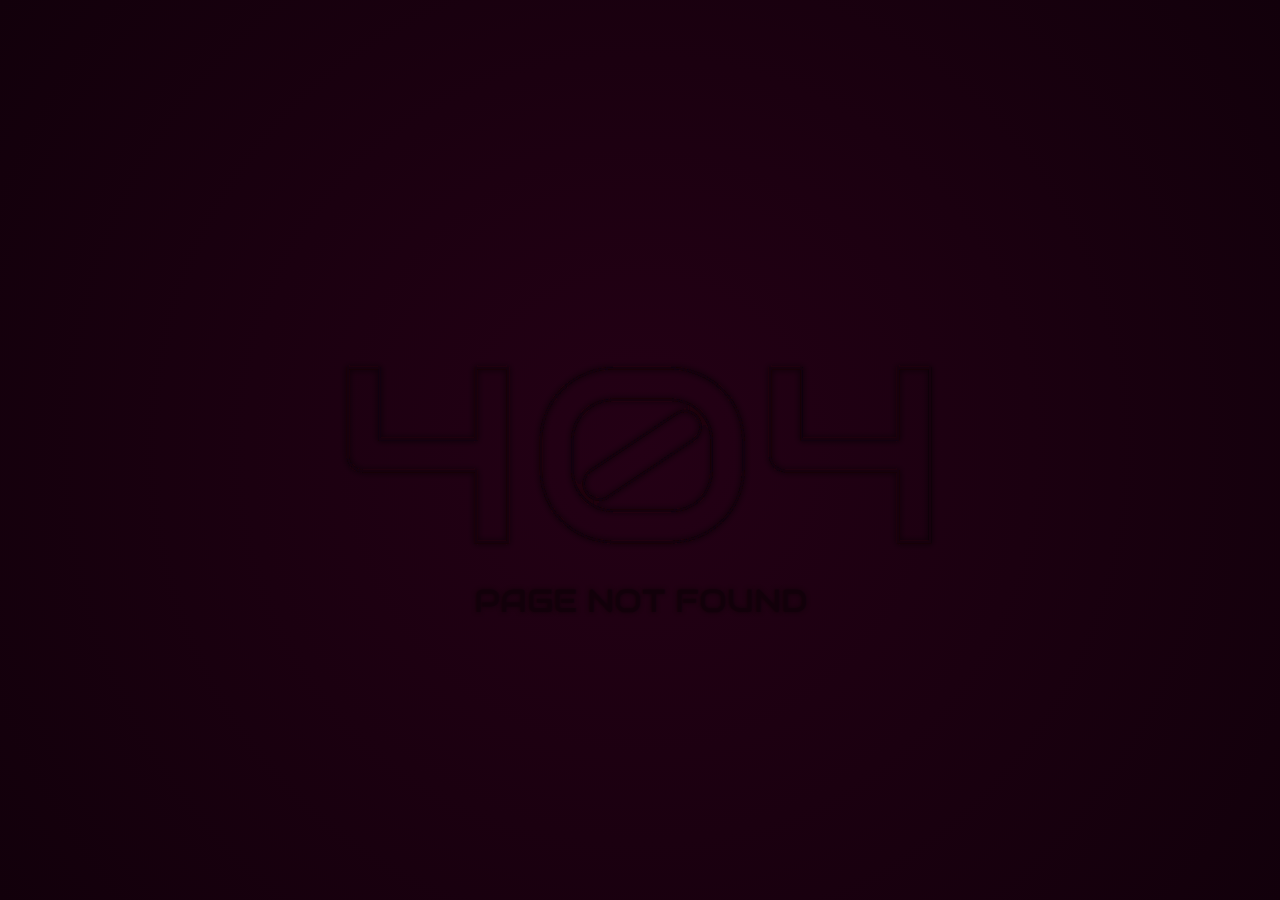
<file: index.html>
<!DOCTYPE html>
<html lang="en">
<head>
    <meta charset="UTF-8">
    <meta http-equiv="X-UA-Compatible" content="IE=edge">
    <meta name="viewport" content="width=device-width, initial-scale=1.0">
    <title>Document</title>
    <style>
        @import url('https://fonts.googleapis.com/css?family=Audiowide&display=swap');

html,
body{
  margin: 0px;
  overflow: hidden;
}

div{
  position: absolute;
  top: 0%;
  left: 0%;
  height: 100%;
  width: 100%;
  margin: 0px;
  background: radial-gradient(circle, #240015 0%, #12000b 100%);
  overflow: hidden;
}

.wrap{
  position: absolute;
  left: 50%;
  top: 50%;
  transform: translate(-50%, -50%);
}

h2{
  position: absolute;
  top: 50%;
  left: 50%;
  margin-top: 150px;
  font-size: 32px;
  text-transform: uppercase;
  transform: translate(-50%, -50%);
  display: block;
  color: #12000a;
  font-weight: 300;
  font-family: Audiowide;
  text-shadow: 0px 0px 4px #12000a;
  animation: fadeInText 3s ease-in 3.5s forwards, flicker4 5s linear 7.5s infinite, hueRotate 6s ease-in-out 3s infinite;
}

#svgWrap_1,
#svgWrap_2{
  position: absolute;
  height: auto;
  width: 600px;
  max-width: 100%;
  top: 50%;
  left: 50%;
  transform: translate(-50%, -50%);
}

#svgWrap_1,
#svgWrap_2,
div{
  animation: hueRotate 6s ease-in-out 3s infinite;
}

#id1_1,
#id2_1,
#id3_1{
  stroke: #ff005d;
  stroke-width: 3px;
  fill: transparent;
  filter: url(#glow);
}

#id1_2,
#id2_2,
#id3_2{
  stroke: #12000a;
  stroke-width: 3px;
  fill: transparent;
  filter: url(#glow);
}

#id3_1{
  stroke-dasharray: 940px;
  stroke-dashoffset: -940px;
  animation: drawLine3 2.5s ease-in-out 0s forwards, flicker3 4s linear 4s infinite;
}

#id2_1{
  stroke-dasharray: 735px;
  stroke-dashoffset: -735px;
  animation: drawLine2 2.5s ease-in-out 0.5s forwards, flicker2 4s linear 4.5s infinite;
}

#id1_1{
  stroke-dasharray: 940px;
  stroke-dashoffset: -940px;
  animation: drawLine1 2.5s ease-in-out 1s forwards, flicker1 4s linear 5s infinite;
}

@keyframes drawLine1 {
  0%  {stroke-dashoffset: -940px;}
  100%{stroke-dashoffset: 0px;}
}

@keyframes drawLine2 {
  0%  {stroke-dashoffset: -735px;}
  100%{stroke-dashoffset: 0px;}
}

@keyframes drawLine3 {
  0%  {stroke-dashoffset: -940px;}
  100%{stroke-dashoffset: 0px;}
}

@keyframes flicker1{
  0%  {stroke: #ff005d;}
  1%  {stroke: transparent;}
  3%  {stroke: transparent;}
  4%  {stroke: #ff005d;}
  6%  {stroke: #ff005d;}
  7%  {stroke: transparent;}
  13% {stroke: transparent;}
  14% {stroke: #ff005d;}
  100%{stroke: #ff005d;}
}

@keyframes flicker2{
  0%  {stroke: #ff005d;}
  50% {stroke: #ff005d;}
  51% {stroke: transparent;}
  61% {stroke: transparent;}
  62% {stroke: #ff005d;}
  100%{stroke: #ff005d;}
}

@keyframes flicker3{
  0%  {stroke: #ff005d;}
  1%  {stroke: transparent;}
  10% {stroke: transparent;}
  11% {stroke: #ff005d;}
  40% {stroke: #ff005d;}
  41% {stroke: transparent;}
  45% {stroke: transparent;}
  46% {stroke: #ff005d;}
  100%{stroke: #ff005d;}
}

@keyframes flicker4{
  0%  {color: #ff005d;text-shadow:0px 0px 4px #ff005d;}
  30% {color: #ff005d;text-shadow:0px 0px 4px #ff005d;}
  31% {color: #12000a;text-shadow:0px 0px 4px #12000a;}
  32% {color: #ff005d;text-shadow:0px 0px 4px #ff005d;}
  36% {color: #ff005d;text-shadow:0px 0px 4px #ff005d;}
  37% {color: #12000a;text-shadow:0px 0px 4px #12000a;}
  41% {color: #12000a;text-shadow:0px 0px 4px #12000a;}
  42% {color: #ff005d;text-shadow:0px 0px 4px #ff005d;}
  85% {color: #ff005d;text-shadow:0px 0px 4px #ff005d;}
  86% {color: #12000a;text-shadow:0px 0px 4px #12000a;}
  95% {color: #12000a;text-shadow:0px 0px 4px #12000a;}
  96% {color: #ff005d;text-shadow:0px 0px 4px #ff005d;}
  100%{color: #ff005d;text-shadow:0px 0px 4px #ff005d;}
}

@keyframes fadeInText{
  1%  {color: #12000a;text-shadow:0px 0px 4px #12000a;}
  70% {color: #ff005d;text-shadow:0px 0px 14px #ff005d;}
  100%{color: #ff005d;text-shadow:0px 0px 4px #ff005d;}
}

@keyframes hueRotate{
  0%  {
    filter: hue-rotate(0deg);
  }
  50%  {
    filter: hue-rotate(-120deg);
  }
  100%  {
    filter: hue-rotate(0deg);
  }
}
    </style>
</head>
<body>
    <div></div>
<svg id="svgWrap_2" xmlns="http://www.w3.org/2000/svg" x="0px" y="0px" viewBox="0 0 700 250">
  <g>
    <path id="id3_2" d="M195.7 232.67h-37.1V149.7H27.76c-2.64 0-5.1-.5-7.36-1.49-2.27-.99-4.23-2.31-5.88-3.96-1.65-1.65-2.95-3.61-3.89-5.88s-1.42-4.67-1.42-7.22V29.62h36.82v82.98H158.6V29.62h37.1v203.05z"/>
    <path id="id2_2" d="M470.69 147.71c0 8.31-1.06 16.17-3.19 23.58-2.12 7.41-5.12 14.28-8.99 20.6-3.87 6.33-8.45 11.99-13.74 16.99-5.29 5-11.07 9.28-17.35 12.81a85.146 85.146 0 0 1-20.04 8.14 83.637 83.637 0 0 1-21.67 2.83H319.3c-7.46 0-14.73-.94-21.81-2.83-7.08-1.89-13.76-4.6-20.04-8.14a88.292 88.292 0 0 1-17.35-12.81c-5.29-5-9.84-10.67-13.66-16.99-3.82-6.32-6.8-13.19-8.92-20.6-2.12-7.41-3.19-15.27-3.19-23.58v-33.13c0-12.46 2.34-23.88 7.01-34.27 4.67-10.38 10.92-19.33 18.76-26.83 7.83-7.5 16.87-13.36 27.12-17.56 10.24-4.2 20.93-6.3 32.07-6.3h66.41c7.36 0 14.58.94 21.67 2.83 7.08 1.89 13.76 4.6 20.04 8.14a88.292 88.292 0 0 1 17.35 12.81c5.29 5 9.86 10.67 13.74 16.99 3.87 6.33 6.87 13.19 8.99 20.6 2.13 7.41 3.19 15.27 3.19 23.58v33.14zm-37.1-33.13c0-7.27-1.32-13.88-3.96-19.82-2.64-5.95-6.16-11.04-10.55-15.29-4.39-4.25-9.46-7.5-15.22-9.77-5.76-2.27-11.8-3.35-18.13-3.26h-66.41c-6.14-.09-12.11.97-17.91 3.19-5.81 2.22-10.95 5.43-15.44 9.63-4.48 4.2-8.07 9.3-10.76 15.29-2.69 6-4.04 12.67-4.04 20.04v33.13c0 7.36 1.32 14.02 3.96 19.97 2.64 5.95 6.18 11.02 10.62 15.22 4.44 4.2 9.56 7.43 15.36 9.7 5.8 2.27 11.87 3.35 18.2 3.26h66.41c7.27 0 13.85-1.2 19.75-3.61s10.93-5.73 15.08-9.98 7.36-9.32 9.63-15.22c2.27-5.9 3.4-12.34 3.4-19.33v-33.15zm-16-26.91a17.89 17.89 0 0 1 2.83 6.73c.47 2.41.47 4.77 0 7.08-.47 2.31-1.39 4.48-2.76 6.51-1.37 2.03-3.14 3.75-5.31 5.17l-99.4 66.41c-1.61 1.23-3.26 2.08-4.96 2.55-1.7.47-3.45.71-5.24.71-3.02 0-5.9-.71-8.64-2.12-2.74-1.42-4.96-3.44-6.66-6.09a17.89 17.89 0 0 1-2.83-6.73c-.47-2.41-.5-4.77-.07-7.08.43-2.31 1.3-4.48 2.62-6.51 1.32-2.03 3.07-3.75 5.24-5.17l99.69-66.41a17.89 17.89 0 0 1 6.73-2.83c2.41-.47 4.77-.47 7.08 0 2.31.47 4.48 1.37 6.51 2.69 2.03 1.32 3.75 3.02 5.17 5.09z"/>
    <path id="id1_2" d="M688.33 232.67h-37.1V149.7H520.39c-2.64 0-5.1-.5-7.36-1.49-2.27-.99-4.23-2.31-5.88-3.96-1.65-1.65-2.95-3.61-3.89-5.88s-1.42-4.67-1.42-7.22V29.62h36.82v82.98h112.57V29.62h37.1v203.05z"/>
  </g>
</svg>
<svg id="svgWrap_1" xmlns="http://www.w3.org/2000/svg" x="0px" y="0px" viewBox="0 0 700 250">
  <g>
    <path id="id3_1" d="M195.7 232.67h-37.1V149.7H27.76c-2.64 0-5.1-.5-7.36-1.49-2.27-.99-4.23-2.31-5.88-3.96-1.65-1.65-2.95-3.61-3.89-5.88s-1.42-4.67-1.42-7.22V29.62h36.82v82.98H158.6V29.62h37.1v203.05z"/>
    <path id="id2_1" d="M470.69 147.71c0 8.31-1.06 16.17-3.19 23.58-2.12 7.41-5.12 14.28-8.99 20.6-3.87 6.33-8.45 11.99-13.74 16.99-5.29 5-11.07 9.28-17.35 12.81a85.146 85.146 0 0 1-20.04 8.14 83.637 83.637 0 0 1-21.67 2.83H319.3c-7.46 0-14.73-.94-21.81-2.83-7.08-1.89-13.76-4.6-20.04-8.14a88.292 88.292 0 0 1-17.35-12.81c-5.29-5-9.84-10.67-13.66-16.99-3.82-6.32-6.8-13.19-8.92-20.6-2.12-7.41-3.19-15.27-3.19-23.58v-33.13c0-12.46 2.34-23.88 7.01-34.27 4.67-10.38 10.92-19.33 18.76-26.83 7.83-7.5 16.87-13.36 27.12-17.56 10.24-4.2 20.93-6.3 32.07-6.3h66.41c7.36 0 14.58.94 21.67 2.83 7.08 1.89 13.76 4.6 20.04 8.14a88.292 88.292 0 0 1 17.35 12.81c5.29 5 9.86 10.67 13.74 16.99 3.87 6.33 6.87 13.19 8.99 20.6 2.13 7.41 3.19 15.27 3.19 23.58v33.14zm-37.1-33.13c0-7.27-1.32-13.88-3.96-19.82-2.64-5.95-6.16-11.04-10.55-15.29-4.39-4.25-9.46-7.5-15.22-9.77-5.76-2.27-11.8-3.35-18.13-3.26h-66.41c-6.14-.09-12.11.97-17.91 3.19-5.81 2.22-10.95 5.43-15.44 9.63-4.48 4.2-8.07 9.3-10.76 15.29-2.69 6-4.04 12.67-4.04 20.04v33.13c0 7.36 1.32 14.02 3.96 19.97 2.64 5.95 6.18 11.02 10.62 15.22 4.44 4.2 9.56 7.43 15.36 9.7 5.8 2.27 11.87 3.35 18.2 3.26h66.41c7.27 0 13.85-1.2 19.75-3.61s10.93-5.73 15.08-9.98 7.36-9.32 9.63-15.22c2.27-5.9 3.4-12.34 3.4-19.33v-33.15zm-16-26.91a17.89 17.89 0 0 1 2.83 6.73c.47 2.41.47 4.77 0 7.08-.47 2.31-1.39 4.48-2.76 6.51-1.37 2.03-3.14 3.75-5.31 5.17l-99.4 66.41c-1.61 1.23-3.26 2.08-4.96 2.55-1.7.47-3.45.71-5.24.71-3.02 0-5.9-.71-8.64-2.12-2.74-1.42-4.96-3.44-6.66-6.09a17.89 17.89 0 0 1-2.83-6.73c-.47-2.41-.5-4.77-.07-7.08.43-2.31 1.3-4.48 2.62-6.51 1.32-2.03 3.07-3.75 5.24-5.17l99.69-66.41a17.89 17.89 0 0 1 6.73-2.83c2.41-.47 4.77-.47 7.08 0 2.31.47 4.48 1.37 6.51 2.69 2.03 1.32 3.75 3.02 5.17 5.09z"/>
    <path id="id1_1" d="M688.33 232.67h-37.1V149.7H520.39c-2.64 0-5.1-.5-7.36-1.49-2.27-.99-4.23-2.31-5.88-3.96-1.65-1.65-2.95-3.61-3.89-5.88s-1.42-4.67-1.42-7.22V29.62h36.82v82.98h112.57V29.62h37.1v203.05z"/>
  </g>
</svg>

<svg>
  <defs>
    <filter id="glow">
      <fegaussianblur class="blur" result="coloredBlur" stddeviation="4"></fegaussianblur>
      <femerge>
        <femergenode in="coloredBlur"></femergenode>
        <femergenode in="SourceGraphic"></femergenode>
      </femerge>
    </filter>
  </defs>
</svg>

<h2>Page Not Found</h2>
</body>
</html>
</file>
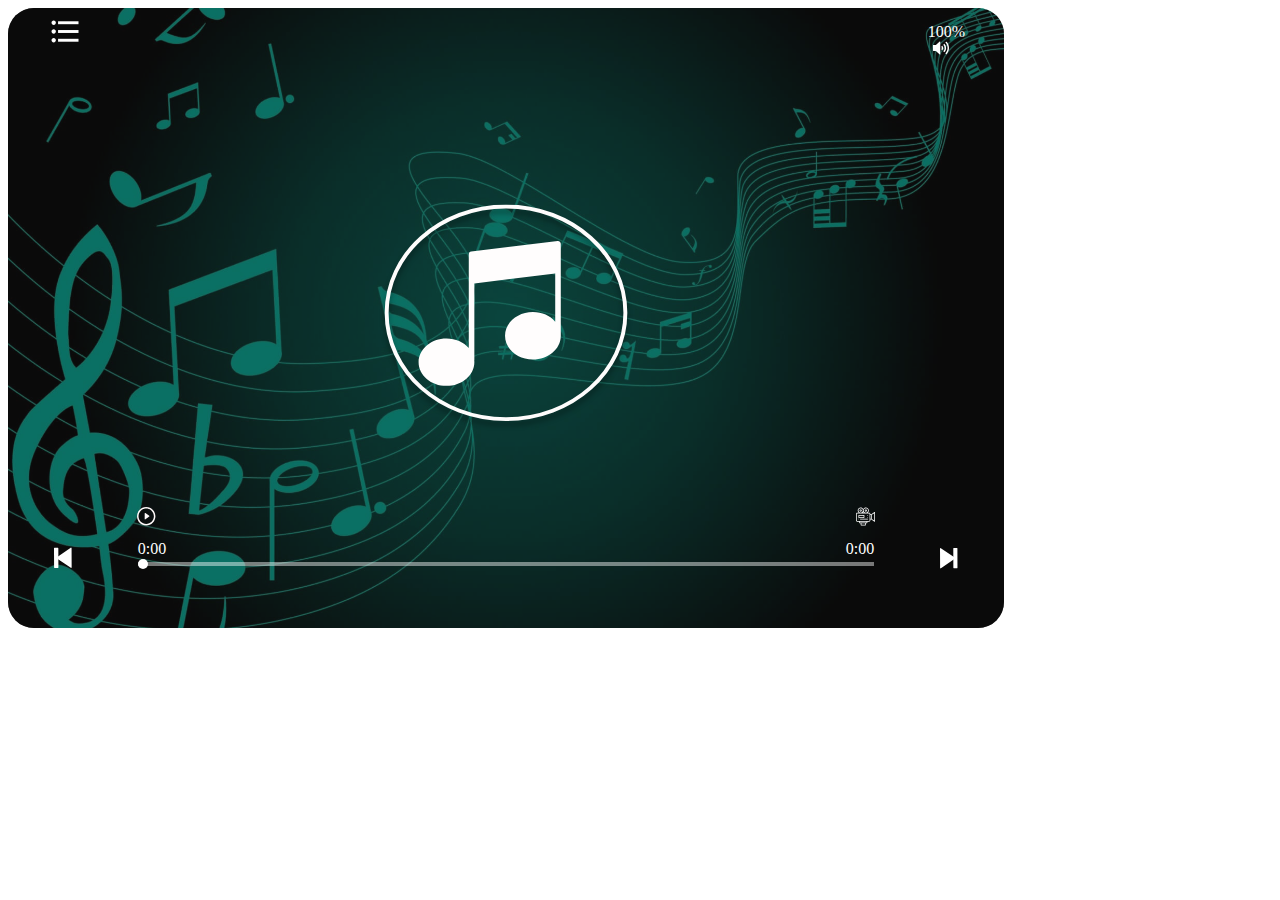
<file: audio-player/index.html>
<!DOCTYPE html>
<html lang="en">
<head>
    <meta charset="UTF-8">
    <meta name="viewport" content="width=device-width, initial-scale=1.0">
    <meta http-equiv="X-UA-Compatible" content="ie=edge">
    <title>Audio</title>
    <link rel="stylesheet" href="./css/nouislider.min.css">
    <link rel="stylesheet" href="./css/audio.css">
</head>
<body>
    <div class="container">
        <div class="audio-player" style="background-image: url(./img/prew-4.jpg);">

            <video id="index-video" 
                muted="true" loop="true" 
                preload="metadata" 
                playsinline="true" 
                style="display:block"
                webkit-playsinline="true">
                <!-- <source src="./video/vi-3.mp4" type="video/mp4"> -->
            </video>
            <div class="audio-player-container">
                <div class="hider"></div>
                <canvas id='canvas' width="400" height="400"></canvas>
                <div class="audio-player-vizual">
                     
                    <svg viewBox="0 0 194 174" fill="none" xmlns="http://www.w3.org/2000/svg">
                        <path d="M138.273 28.5011C137.812 28.1196 137.203 27.9461 136.587 28.0147L70.3321 36.1097C69.2678 36.2409 68.4706 37.0946 68.4706 38.1098V50.2533V58.754V109.984C64.568 105.554 58.3678 102.672 51.3725 102.672C39.5877 102.672 30 110.82 30 120.836C30 130.852 39.5877 139 51.3725 139C63.1574 139 72.7451 130.852 72.7451 120.836C72.7451 120.368 72.7045 119.908 72.6617 119.45C72.6895 119.318 72.7451 119.199 72.7451 119.062V60.528L134.725 52.9537V89.8001C130.823 85.3722 124.623 82.4902 117.627 82.4902C105.843 82.4902 96.2549 90.6377 96.2549 100.654C96.2549 110.67 105.843 118.818 117.627 118.818C129.305 118.818 138.814 110.814 138.985 100.922C138.985 100.896 139 100.874 139 100.848V50.657V42.1583V30.0167C139 29.4355 138.735 28.8825 138.273 28.5011Z" fill="#FFFDFD"/>
                        <g filter="url(#filter0_d)">
                        <path d="M188.5 83C188.5 127.855 147.699 164.5 97 164.5C46.3009 164.5 5.5 127.855 5.5 83C5.5 38.1447 46.3009 1.5 97 1.5C147.699 1.5 188.5 38.1447 188.5 83Z" stroke="#FEFCFC" stroke-width="3"/>
                        </g>
                        <defs>
                        <filter id="filter0_d" x="0" y="0"  filterUnits="userSpaceOnUse" color-interpolation-filters="sRGB">
                        <feFlood flood-opacity="0" result="BackgroundImageFix"/>
                        <feColorMatrix in="SourceAlpha" type="matrix" values="0 0 0 0 0 0 0 0 0 0 0 0 0 0 0 0 0 0 127 0"/>
                        <feOffset dy="4"/>
                        <feGaussianBlur stdDeviation="2"/>
                        <feColorMatrix type="matrix" values="0 0 0 0 0 0 0 0 0 0 0 0 0 0 0 0 0 0 0.25 0"/>
                        <feBlend mode="normal" in2="BackgroundImageFix" result="effect1_dropShadow"/>
                        <feBlend mode="normal" in="SourceGraphic" in2="effect1_dropShadow" result="shape"/>
                        </filter>
                        </defs>
                    </svg>      
                </div>
                <div class="audio-player-nav">
                    <div class="audio-player-tool">
    
                        <svg class="audio-player-tool__toggel-btn" version="1.1"  xmlns="http://www.w3.org/2000/svg" xmlns:xlink="http://www.w3.org/1999/xlink" x="0px" y="0px"
                            viewBox="0 0 394.667 394.667" style="enable-background:new 0 0 394.667 394.667;" xml:space="preserve">
                                    <path d="M32,37.333c-17.707,0-32,14.293-32,32s14.293,32,32,32s32-14.293,32-32S49.707,37.333,32,37.333z"/>
                                    <path d="M32,165.333c-17.707,0-32,14.293-32,32s14.293,32,32,32s32-14.293,32-32S49.707,165.333,32,165.333z"/>
                                    <path d="M32,293.333c-17.813,0-32,14.4-32,32c0,17.6,14.4,32,32,32c17.6,0,32-14.4,32-32C64,307.733,49.813,293.333,32,293.333z"
                                        />
                                    <rect x="96" y="304" width="298.667" height="42.667"/>
                                    <rect x="96" y="48" width="298.667" height="42.667"/>
                                    <rect x="96" y="176" width="298.667" height="42.667"/>
                        </svg>
                        
                        <div class="audio-player-title">
                            <!-- <marquee behavior="scroll" direction="left">Title - tetle title tetle title tetle title</marquee> -->
                            <span></span>
                        </div>
                        <div class="audio-player-volume-container">
                            <div id="audio-player-volume__size">100%</div>
                            <svg version="1.1" class="vol-svg" xmlns="http://www.w3.org/2000/svg" xmlns:xlink="http://www.w3.org/1999/xlink" x="0px" y="0px"
                                viewBox="0 0 469.333 469.333" style="enable-background:new 0 0 469.333 469.333;" xml:space="preserve">
                                        <path d="M206.885,43.544c-3.875-1.698-8.448-0.896-11.542,2.042L85.49,149.336H10.667C4.771,149.336,0,154.107,0,160.002v149.333
                                            c0,5.896,4.771,10.667,10.667,10.667H85.49l109.854,103.75c2.021,1.917,4.656,2.917,7.323,2.917c1.427,0,2.865-0.281,4.219-0.875
                                            c3.917-1.677,6.448-5.531,6.448-9.792V53.336C213.333,49.075,210.802,45.221,206.885,43.544z"/>
                                        <path id="vol-path-1" d="M262.452,174.884l-15.199,15.199c-3.505,3.505-4.44,9.168-1.513,13.168c6.449,8.819,10.26,19.682,10.26,31.418
                                            c0,11.736-3.811,22.599-10.26,31.417c-2.927,4-1.992,9.664,1.513,13.169l15.199,15.198c4.655,4.656,12.259,3.939,16.28-1.276
                                            c12.495-16.208,19.935-36.505,19.935-58.508c0-22.004-7.44-42.301-19.935-58.509
                                            C274.711,170.945,267.107,170.228,262.452,174.884z"/>
                                        <path id="vol-path-2" d="M338.423,114.575c-4.01-4.53-11.151-4.512-15.428-0.234l-15.092,15.092c-4.043,4.042-4.005,10.395-0.27,14.721
                                            c20.991,24.307,33.701,55.954,33.701,90.514c0,34.56-12.71,66.207-33.701,90.516c-3.736,4.326-3.772,10.677,0.27,14.719
                                            l15.092,15.092c4.277,4.279,11.418,4.296,15.43-0.233C366.771,322.755,384,280.686,384,234.669
                                            C384,188.651,366.771,146.582,338.423,114.575z"/>
                                        <path id="vol-path-3" d="M398.764,54.138c-4.082-4.43-11.151-4.417-15.409-0.158l-15.112,15.112c-4.053,4.053-4.033,10.451-0.167,14.685
                                            c36.376,39.84,58.59,92.822,58.59,150.892s-22.214,111.051-58.59,150.892c-3.865,4.234-3.887,10.632,0.167,14.685l15.112,15.111
                                            c4.259,4.26,11.328,4.272,15.41-0.158c43.79-47.529,70.568-110.961,70.568-180.53
                                            C469.333,165.099,442.555,101.666,398.764,54.138z"/>
                            </svg>
                            <div id="audio-player-volume" class="audio-player-volume"></div>
                        </div>

                    </div>
                    <div class="audio-player-nav-top">
                        <div class="audio-player-btn-group">
                            <button class="audio-player-nav__play audio-player-nav__btn">
                                <svg  viewBox="0 0 31 31" fill="none" xmlns="http://www.w3.org/2000/svg">
                                    <path d="M19.982 14.436L13.742 9.90001C13.513 9.73401 13.209 9.70901 12.958 9.83801C12.705 9.96601 12.547 10.226 12.547 10.507V19.576C12.547 19.86 12.705 20.119 12.958 20.247C13.065 20.301 13.182 20.328 13.3 20.328C13.454 20.328 13.61 20.279 13.742 20.182L19.982 15.65C20.179 15.505 20.294 15.281 20.294 15.043C20.295 14.801 20.177 14.578 19.982 14.436Z" fill="#FFFAFA"/>
                                    <path d="M15.026 0C6.726 0 0 6.726 0 15.026C0 23.323 6.726 30.047 15.026 30.047C23.324 30.047 30.051 23.322 30.051 15.026C30.052 6.726 23.324 0 15.026 0ZM15.026 27.54C8.114 27.54 2.51 21.939 2.51 15.026C2.51 8.116 8.114 2.508 15.026 2.508C21.937 2.508 27.54 8.115 27.54 15.026C27.541 21.939 21.937 27.54 15.026 27.54Z" fill="#FFFAFA"/>
                                </svg>   
                            </button>
                            <button class="audio-player-nav__pause audio-player-nav__btn">
                                <svg fill="none" viewBox="0 0 31 31" xmlns="http://www.w3.org/2000/svg">
                                    <path d="M19.5 9H16.5V21H19.5V9ZM15 30C23.25 30 30 23.25 30 15C30 6.75 23.25 0 15 0C6.75 0 0 6.75 0 15C0 23.25 6.75 30 15 30ZM15 3C21.6 3 27 8.4 27 15C27 21.6 21.6 27 15 27C8.4 27 3 21.6 3 15C3 8.4 8.4 3 15 3ZM13.5 9H10.5V21H13.5V9Z" fill="#FFFEFE"/>
                                </svg>   
                            </button>
                        </div>
                        <div class="audio-player-btn-group audio-player-btn-group__right">
                                <button class="audio-player-nav__btn video-play">
                                    <svg viewBox="0 -16 512.001 512" xmlns="http://www.w3.org/2000/svg"><path d="m316 200c-5.519531 0-10 4.480469-10 10s4.480469 10 10 10 10-4.480469 10-10-4.480469-10-10-10zm0 0"/><path d="m316 260c-5.519531 0-10 4.480469-10 10s4.480469 10 10 10 10-4.480469 10-10-4.480469-10-10-10zm0 0"/><path d="m76 300c-5.519531 0-10 4.480469-10 10s4.480469 10 10 10 10-4.480469 10-10-4.480469-10-10-10zm0 0"/><path d="m506.625 121.132812c-3.304688-1.722656-7.289062-1.464843-10.347656.667969l-83.421875 58.199219h-26.855469v-10c0-16.542969-13.457031-30-30-30h-37.167969c16.640625-14.671875 27.167969-36.121094 27.167969-60 0-44.113281-35.886719-80-80-80-30.089844 0-56.34375 16.707031-70 41.324219-13.65625-24.617188-39.910156-41.324219-70-41.324219-44.113281 0-80 35.886719-80 80 0 23.878906 10.527344 45.328125 27.167969 60h-43.167969c-16.542969 0-30 13.457031-30 30v180c0 16.542969 13.457031 30 30 30h56v30c0 5.523438 4.476562 10 10 10h30v50c0 5.523438 4.476562 10 10 10h120c5.523438 0 10-4.476562 10-10v-50h30c5.523438 0 10-4.476562 10-10v-30h50c16.542969 0 30-13.457031 30-30v-30h26.855469l83.421875 58.203125c3.023437 2.105469 7.007812 2.40625 10.347656.664063 3.304688-1.726563 5.375-5.140626 5.375-8.867188v-240c0-3.726562-2.070312-7.140625-5.375-8.867188zm-240.625-101.132812c33.085938 0 60 26.917969 60 60 0 33.085938-26.914062 60-60 60s-60-26.914062-60-60c0-33.082031 26.914062-60 60-60zm-52.832031 120h-34.339844c6.871094-6.054688 12.699219-13.261719 17.171875-21.324219 4.472656 8.0625 10.300781 15.269531 17.167969 21.324219zm-147.167969-60c0-33.082031 26.914062-60 60-60s60 26.917969 60 60c0 33.085938-26.914062 60-60 60s-60-26.914062-60-60zm180 380h-100v-40h100zm40-60h-180v-20h180zm80-50c0 5.515625-4.484375 10-10 10h-326c-5.515625 0-10-4.484375-10-10v-180c0-5.511719 4.484375-10 10-10h326c5.515625 0 10 4.488281 10 10zm20-150h20v100h-20zm106 150.832031-66-46.046875v-109.566406l66-46.046875zm0 0"/><path d="m126 50c-16.542969 0-30 13.457031-30 30s13.457031 30 30 30 30-13.457031 30-30-13.457031-30-30-30zm0 40c-5.515625 0-10-4.484375-10-10 0-5.511719 4.484375-10 10-10s10 4.488281 10 10c0 5.515625-4.484375 10-10 10zm0 0"/><path d="m266 110c16.542969 0 30-13.457031 30-30s-13.457031-30-30-30-30 13.457031-30 30 13.457031 30 30 30zm0-40c5.515625 0 10 4.488281 10 10 0 5.515625-4.484375 10-10 10s-10-4.484375-10-10c0-5.511719 4.484375-10 10-10zm0 0"/><path d="m226 270v-60c0-5.523438-4.476562-10-10-10h-140c-5.523438 0-10 4.476562-10 10v60c0 5.523438 4.476562 10 10 10h140c5.523438 0 10-4.476562 10-10zm-20-10h-120v-40h120zm0 0"/><path d="m316 300h-200c-5.523438 0-10 4.476562-10 10s4.476562 10 10 10h200c5.523438 0 10-4.476562 10-10s-4.476562-10-10-10zm0 0"/></svg>
                                </button>
                        </div>
 
                    </div>
                    
                    <div class="audio-player-nav-bottom">
                        <button class="audio-player-nav__prev">
                            <svg viewBox="0 0 34 40" fill="none" xmlns="http://www.w3.org/2000/svg">
                                <path d="M33.412 38.908C33.0588 39.0652 32.6441 39.0233 32.3373 38.8166L5.01212 20.3194C4.77378 20.1584 4.62601 19.9028 4.62478 19.6377C4.62358 19.3792 4.77146 19.1113 5.00576 18.9481L32.1607 0.195983C32.3421 0.0724709 32.5693 0.0057006 32.7917 0.00466886L33.2344 0.090236C33.5813 0.231012 33.8001 0.538865 33.8017 0.880582L33.9745 38.1168C33.976 38.4542 33.7601 38.7684 33.412 38.908Z" fill="white"/>
                                <path d="M7.69228 39.047L0.979251 39.0782C0.536939 39.0802 0.178723 38.6854 0.176508 38.2079L0.00443139 1.11184C0.00217563 0.625548 0.35924 0.227403 0.799025 0.225363L7.51205 0.194223C7.95184 0.192183 8.31259 0.589188 8.31484 1.07329L8.4869 38.1671C8.48913 38.6469 8.12953 39.045 7.69228 39.047Z" fill="white"/>
                            </svg>
                        </button>
    
                        <div class="audio-player-nav-progress">
                            <div class="audio-player-time">
                                <div class="audio-player-time__timer audio-player-time__style">0:00</div>
                                <div class="audio-player-time__duration audio-player-time__style">0:00</div>
                            </div>
                            <div class="audio-player__progress-btn"></div>
                            <div class="audio-player__progress"></div>
                            <div class="audio-player__progress-full"></div>
                        </div>
        
                        <button class="audio-player-nav__next">
                            <svg viewBox="0 0 34 40" fill="none" xmlns="http://www.w3.org/2000/svg">
                                <path d="M33.412 38.908C33.0588 39.0652 32.6441 39.0233 32.3373 38.8166L5.01212 20.3194C4.77378 20.1584 4.62601 19.9028 4.62478 19.6377C4.62358 19.3792 4.77146 19.1113 5.00576 18.9481L32.1607 0.195983C32.3421 0.0724709 32.5693 0.0057006 32.7917 0.00466886L33.2344 0.090236C33.5813 0.231012 33.8001 0.538865 33.8017 0.880582L33.9745 38.1168C33.976 38.4542 33.7601 38.7684 33.412 38.908Z" fill="white"/>
                                <path d="M7.69228 39.047L0.979251 39.0782C0.536939 39.0802 0.178723 38.6854 0.176508 38.2079L0.00443139 1.11184C0.00217563 0.625548 0.35924 0.227403 0.799025 0.225363L7.51205 0.194223C7.95184 0.192183 8.31259 0.589188 8.31484 1.07329L8.4869 38.1671C8.48913 38.6469 8.12953 39.045 7.69228 39.047Z" fill="white"/>
                            </svg>
                                
                        </button>
                    </div>
                </div>
 
            </div>
            <div class="audio-player-toggel-list">
                <div class="audio-player-toggel-list__item" data-index="0" data-audio-src="https://1kakady1.github.io/audio-player/audio/1.mp3">
                    <span class="audio-title"> Rompasso - Gaillardia</span>
                </div>
                <div class="audio-player-toggel-list__item" data-index="1" data-audio-src="https://1kakady1.github.io/audio-player/audio/2.mp3">
                    <span class="audio-title">Can039t Get You out of My Head (Cover) - AnnenMayKantereit x Parcels</span>
                </div>
                <div class="audio-player-toggel-list__item" data-index="2" data-audio-src="https://1kakady1.github.io/audio-player/audio/3.mp3">
                    <span class="audio-title">BOB SINCLAR - WORLD HOLD ON (CLUB MIX) </span>
                </div>
                <div class="audio-player-toggel-list__item" data-index="3" data-audio-src="https://1kakady1.github.io/audio-player/audio/4.mp3">
                    <span class="audio-title">EMMX - Say Nothing</span>
                </div>
            </div>
            <div class="modal-video-list">
                <div class="modal-video-list__item" data-video-src="./video/vi-4.mp4">
                    <img class="modal-video-list__item-preview" src="./img/vi-4-p.png" alt="">
                </div>
                <div class="modal-video-list__item" data-video-src="./video/vi-2.mp4">
                    <img class="modal-video-list__item-preview" src="./img/vi-2-p.png" alt="">
                </div>
                <div class="modal-video-list__item" data-video-src="./video/vi-3.mp4">
                    <img class="modal-video-list__item-preview" src="./img/vi-3-p.png" alt="">
                </div>
                <div class="modal-video-list__item" data-video-src="./video/vi-1.mp4">
                    <img class="modal-video-list__item-preview" src="./img/vi-1-p.png" alt="">
                </div>
                <div class="modal-video-list__item modal-video-list__item_active" data-video-src="null">
                    <svg class="modal-video-list__item-preview" viewBox="0 0 512.00038 512"  xmlns="http://www.w3.org/2000/svg"><path d="m256 69.914062c5.523438 0 10-4.476562 10-10v-49.914062c0-5.523438-4.476562-10-10-10-5.519531 0-10 4.476562-10 10v49.914062c0 5.523438 4.480469 10 10 10zm0 0"/><path d="m159.808594 85.371094c1.953125 1.953125 4.511718 2.925781 7.066406 2.925781 2.5625 0 5.121094-.976563 7.074219-2.929687 3.90625-3.90625 3.902343-10.238282-.003907-14.144532l-33.453124-33.421875c-3.90625-3.902343-10.238282-3.902343-14.140626.007813-3.902343 3.90625-3.902343 10.238281.003907 14.140625zm0 0"/><path d="m105.140625 26.589844c2.5625 0 5.117187-.976563 7.070313-2.925782l.015624-.015624c3.90625-3.90625 3.898438-10.230469-.007812-14.136719-3.902344-3.902344-10.242188-3.898438-14.148438.007812s-3.90625 10.238281 0 14.144531c1.953126 1.949219 4.511719 2.925782 7.070313 2.925782zm0 0"/><path d="m343.011719 90.503906c2.5625 0 5.121093-.980468 7.074219-2.933594l35.5625-35.59375c3.90625-3.90625 3.902343-10.238281-.003907-14.140624-3.90625-3.90625-10.238281-3.902344-14.144531.003906l-35.5625 35.59375c-3.902344 3.90625-3.898438 10.238281.007812 14.140625 1.953126 1.953125 4.507813 2.929687 7.066407 2.929687zm0 0"/><path d="m256 442.085938c-5.519531 0-10 4.476562-10 10v49.914062c0 5.523438 4.480469 10 10 10 5.523438 0 10-4.476562 10-10v-49.914062c0-5.523438-4.476562-10-10-10zm0 0"/><path d="m159.808594 426.628906-33.449219 33.421875c-3.90625 3.90625-3.910156 10.234375-.007813 14.140625 1.953126 1.957032 4.515626 2.933594 7.074219 2.933594 2.558594 0 5.117188-.976562 7.066407-2.925781l33.453124-33.421875c3.90625-3.90625 3.910157-10.234375.003907-14.144532-3.902344-3.90625-10.234375-3.910156-14.140625-.003906zm0 0"/><path d="m350.085938 424.429688c-3.902344-3.90625-10.234376-3.910157-14.140626-.003907-3.90625 3.902344-3.910156 10.234375-.007812 14.140625l35.5625 35.59375c1.953125 1.953125 4.515625 2.929688 7.074219 2.929688 2.558593 0 5.117187-.976563 7.070312-2.925782 3.902344-3.902343 3.90625-10.234374.003907-14.140624zm0 0"/><path d="m399.820312 488.304688-.015624.015624c-3.902344 3.90625-3.894532 10.230469.007812 14.136719 1.953125 1.949219 4.511719 2.925781 7.066406 2.925781 2.566406 0 5.128906-.980468 7.082032-2.933593 3.90625-3.90625 3.90625-10.238281 0-14.144531-3.902344-3.90625-10.234376-3.90625-14.140626 0zm0 0"/><path d="m510.363281 250.519531c-21.761719-33.214843-49.277343-61.265625-80.761719-83.199219l32.394532-18.707031c4.785156-2.757812 6.421875-8.875 3.660156-13.65625-2.761719-4.785156-8.875-6.425781-13.660156-3.660156l-41.324219 23.855469c-46.082031-27.257813-99.25-42.207032-154.671875-42.207032-102.832031 0-197.921875 51.429688-254.363281 137.574219-2.183594 3.328125-2.183594 7.632813 0 10.960938 21.761719 33.21875 49.277343 61.269531 80.761719 83.203125l-32.398438 18.703125c-4.78125 2.761719-6.421875 8.878906-3.660156 13.660156 1.855468 3.207031 5.214844 5 8.671875 5 1.695312 0 3.417969-.429687 4.988281-1.339844l41.324219-23.859375c46.085937 27.261719 99.253906 42.207032 154.675781 42.207032 102.832031 0 197.921875-51.429688 254.363281-137.574219 2.183594-3.328125 2.183594-7.632813 0-10.960938zm-119.800781-83.753906-16.015625 9.246094c-6.667969-9.847657-14.53125-18.820313-23.375-26.71875 13.574219 4.820312 26.742187 10.664062 39.390625 17.472656zm-11.507812 89.234375c0 67.851562-55.199219 123.054688-123.054688 123.054688-41.882812 0-78.9375-21.039063-101.171875-53.09375l35.722656-20.625c14.980469 19.824218 38.742188 32.664062 65.449219 32.664062 45.214844 0 82-36.785156 82-82 0-11.359375-2.324219-22.1875-6.519531-32.03125l35.722656-20.625c7.59375 15.972656 11.851563 33.824219 11.851563 52.65625zm-185.054688 0c0-34.1875 27.8125-62 62-62 19.3125 0 36.585938 8.878906 47.964844 22.761719l-105.945313 61.167969c-2.589843-6.824219-4.019531-14.210938-4.019531-21.929688zm119.984375-21.929688c2.585937 6.824219 4.015625 14.210938 4.015625 21.929688 0 34.1875-27.8125 62-62 62-19.308594 0-36.582031-8.875-47.960938-22.761719zm7.464844-27.402343c-14.980469-19.828125-38.742188-32.667969-65.449219-32.667969-45.214844 0-82 36.785156-82 82 0 11.359375 2.324219 22.1875 6.519531 32.03125l-35.722656 20.625c-7.59375-15.972656-11.851563-33.824219-11.851563-52.65625 0-67.851562 55.203126-123.054688 123.054688-123.054688 41.882812 0 78.941406 21.039063 101.175781 53.097657zm-299.402344 49.332031c34.46875-50.078125 83.183594-86.964844 138.785156-106.703125-29.367187 26.214844-47.886719 64.335937-47.886719 106.703125 0 22.46875 5.214844 43.742188 14.484376 62.683594l-25.746094 14.863281c-30.921875-20.035156-58.066406-46.210937-79.636719-77.546875zm99.394531 89.234375 16.011719-9.246094c6.667969 9.851563 14.53125 18.820313 23.378906 26.71875-13.578125-4.820312-26.742187-10.664062-39.390625-17.472656zm229.730469 17.472656c29.363281-26.21875 47.882813-64.335937 47.882813-106.707031 0-22.46875-5.214844-43.742188-14.484376-62.683594l25.75-14.863281c30.921876 20.039063 58.066407 46.210937 79.636719 77.546875-34.472656 50.078125-83.1875 86.964844-138.785156 106.707031zm0 0"/></svg>
                </div>
            </div>
        </div>
    </div>
   
   

<script src="./js/howler.min.js"></script>
<script src="./js/nouislider.min.js"></script>
<script src="./js/audio.js" crossorigin="anonymous"></script>
</body>
</html>
</file>
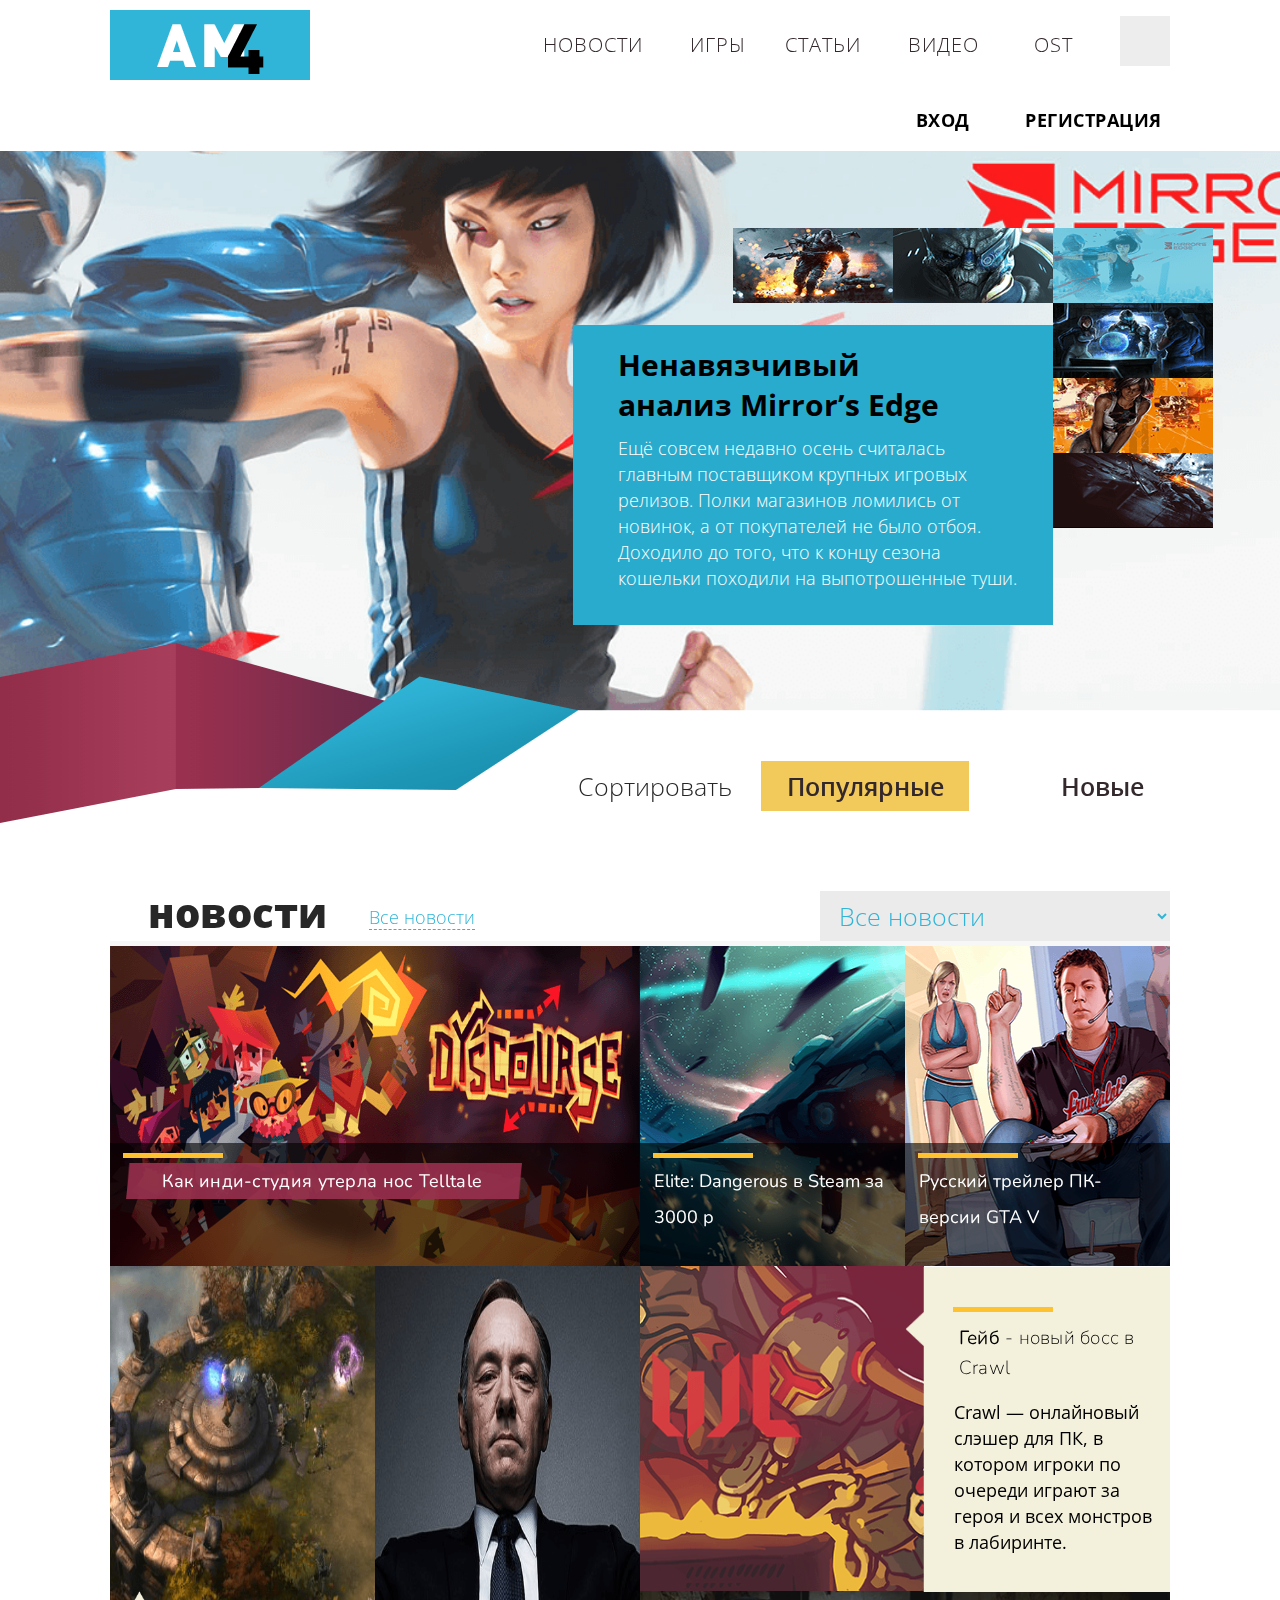
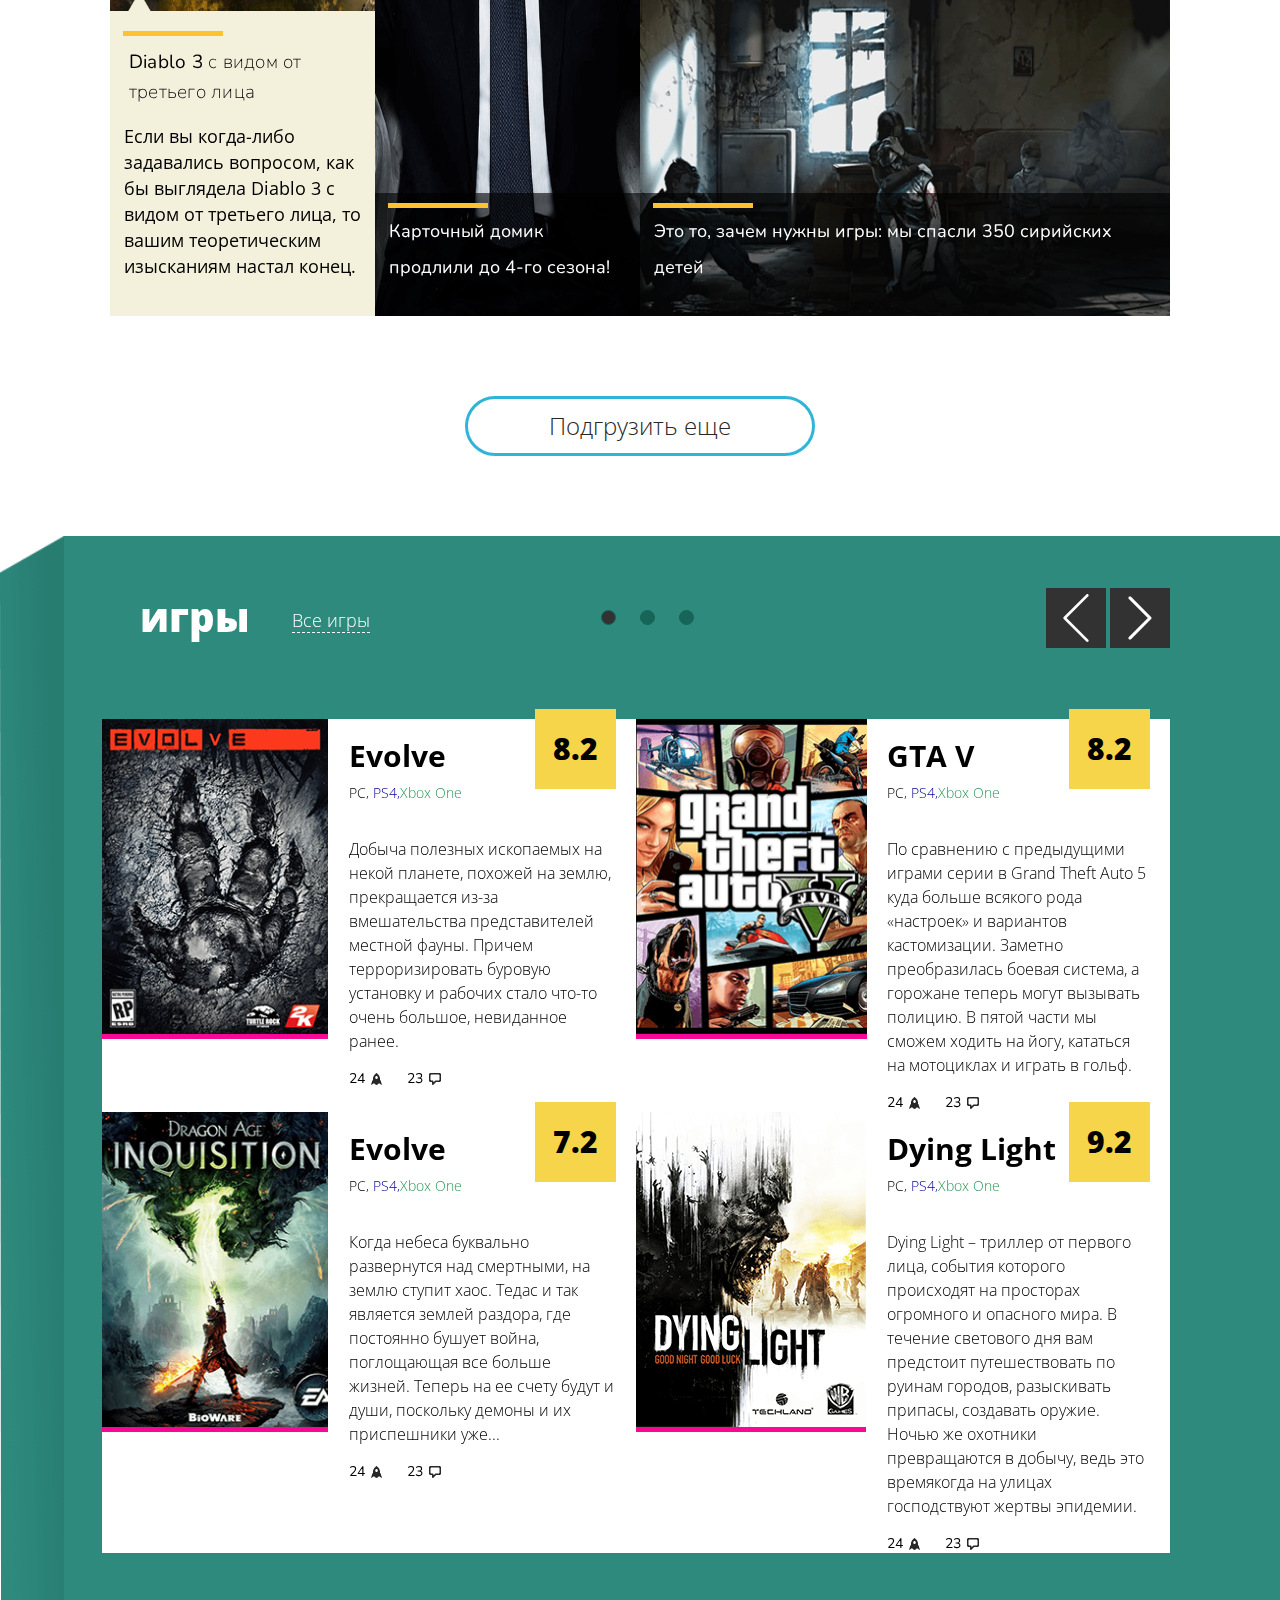
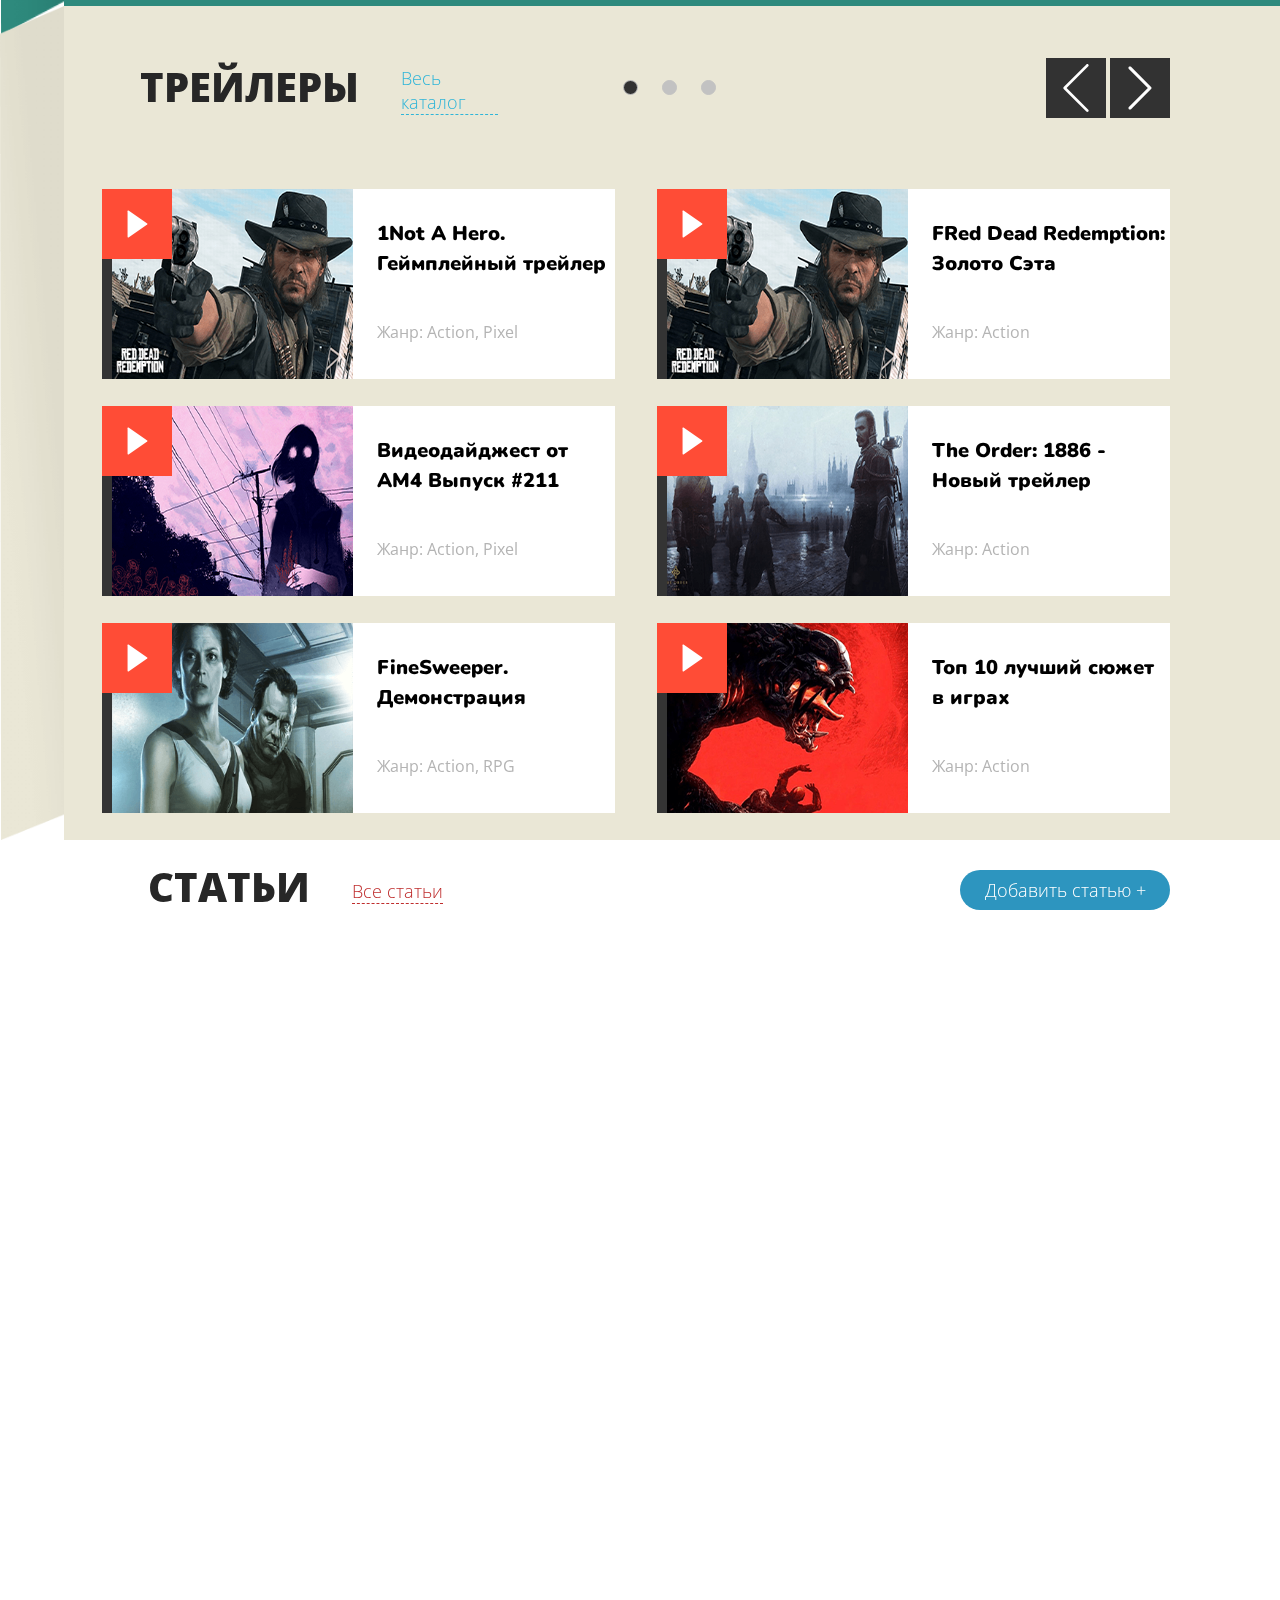
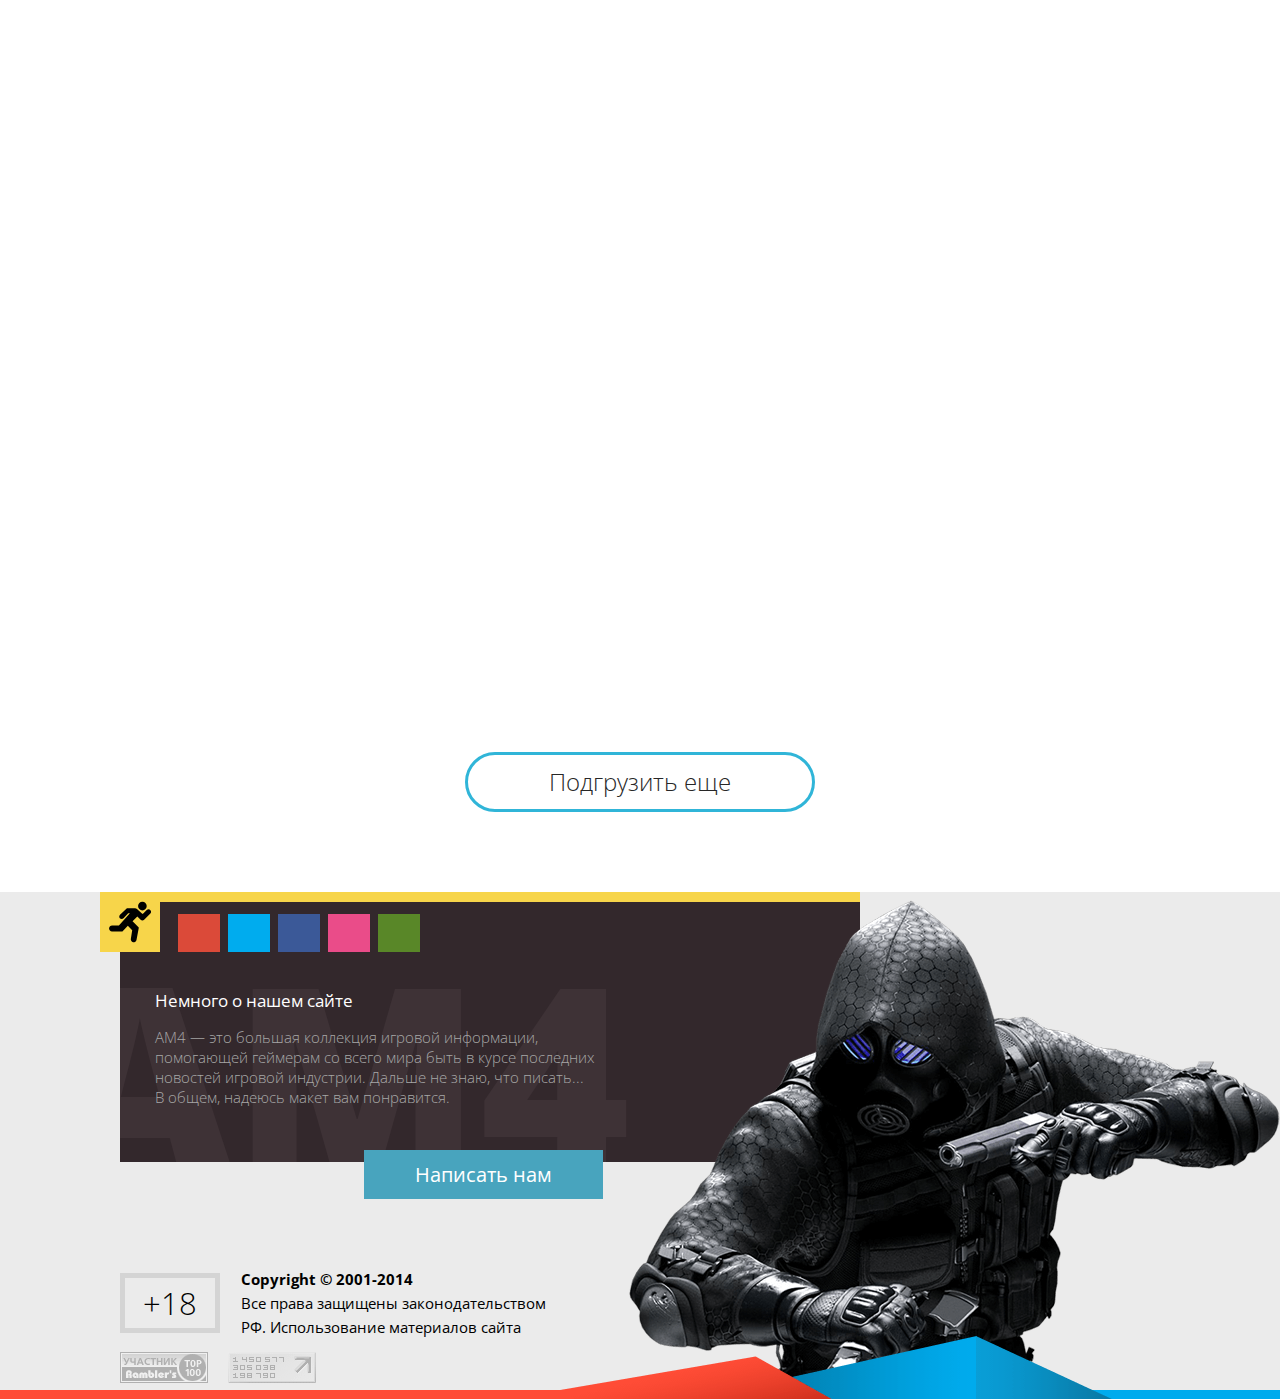
<file: game-con/index.html>
<!DOCTYPE html>
<html lang="ru-Ru">
  <head>
    <title>AM4</title>
    <meta charset="utf-8">
    <meta name="viewport" content="width=device-width, initial-scale=1">
    <meta name="GENERATOR" content="Microsoft FrontPage 4.0">
    <meta name="ProgId" content="FrontPage.Editor.Document">
    <meta property="og:title" content="AM4 - игровой портал">
    <meta property="og:type" content="article">
    <meta property="og:url" content="http://gamecon.zzz.com.ua/">
    <meta property="og:image" content="http://gamecon.zzz.com.ua/og.png">
    <link rel="shortcut icon" href="./icon.ico">
    <link rel="stylesheet" href="./css/flex.css">
    <link rel="stylesheet" href="./css/animate.min.css">
    <link rel="stylesheet" href="./css/main.css">
    <link rel="stylesheet" href="https://use.fontawesome.com/releases/v5.2.0/css/all.css" integrity="sha384-hWVjflwFxL6sNzntih27bfxkr27PmbbK/iSvJ+a4+0owXq79v+lsFkW54bOGbiDQ" crossorigin="anonymous">
    <link rel="stylesheet" href="https://cdn.jsdelivr.net/npm/animate.css@3.5.2/animate.min.css">
    <link href="https://fonts.googleapis.com/css?family=Open+Sans" rel="stylesheet">
    <link href="https://fonts.googleapis.com/css?family=Nunito" rel="stylesheet">
  </head>
  <body>
    <!-- исправить название класса .paginatian -> .pagination-->
    <header>
      <nav class="menu">
        <div class="menu-start">
          <div class="menu-logo animated flipInX"><img class="menu-logo_wh" src="./img/Logo.png" alt=""></div>
          <ul class="menu-start__left">
            <li class="menu-items"> <a class="menu-link" href="./category-news.html">Новости</a></li>
            <li class="menu-items"> Игры <i class="fa fa-angle-down"></i>
              <ul class="submenu">
                <li class="submenu-items"> <a href="./category-game.html"> <i class="fas fa-globe-americas"> </i>RPG</a></li>
                <li class="submenu-items"><a href="404.html"> <i class="fas fa-dice-five"> </i>Настольные</a></li>
                <li class="submenu-items"> <a href="404.html"> <i class="fab fa-phoenix-framework"> </i>Fighting</a></li>
                <li class="submenu-items"><a href="404.html"> <i class="fas fa-globe"> </i>Onlain</a></li>
              </ul>
            </li>
            <li class="menu-items">Статьи<i class="fa fa-angle-down"></i>
              <ul class="submenu">
                <li class="submenu-items"> <a href="./category-article.html"> <i class="fab fa-neos"></i>Новые</a></li>
                <li class="submenu-items"><a href="404.html"> <i class="fas fa-crown"> </i>Top 10</a></li>
                <li class="submenu-items"> <a href="404.html"> <i class="fas fa-fire"></i>Популярные</a></li>
              </ul>
            </li>
            <li class="menu-items"> <a class="menu-link" href="./category-video.html">Видео</a></li>
            <li class="menu-items"> <a class="menu-link" href="./category-audio.html">OST</a></li>
            <li class="menu-items">
              <button class="search-btn" type="submit"><i class="fas fa-search fa-2x"></i></button>
            </li>
          </ul>
        </div>
        <div class="menu-end">
          <ul class="menu-end__right">
            <li class="menu-items"><a class="menu-link login view-form" href="#" data-in="aunt">вход</a></li>
            <li class="menu-items"><a class="menu-link register view-form" href="#" data-in="reg">регистрация</a></li>
          </ul>
        </div>
      </nav>
      <div class="btn-menu">
        <button class="cmn-toggle-switch cmn-toggle-switch__htx"><span>toggle menu</span></button>
      </div>
    </header>
    <div class="modal"></div>
        <div class="slider">
          <div class="slider-items">
            <div class="slider-img">
              <div class="parallax-window"></div>
            </div>
            <div class="content">
              <div class="content-wrap wow slideInUp">
                <h1 class="content-wrap__title">Ненавязчивый анализ Mirror’s Edge</h1>
                <p class="content-wrap__text">Ещё совсем недавно осень считалась главным 
поставщиком крупных игровых релизов. Полки
магазинов ломились от новинок, а от 
покупателей не было отбоя. Доходило до того,
что к концу сезона кошельки походили на выпотрошенные туши.</p>
              </div>
              <div class="content-preview wow slideInDown"><img src="./img/Preview.png" alt="Preview"></div>
            </div>
          </div>
          <div class="search animated slideInRight">
            <h1>Поиск по странице</h1>
            <input class="search-text form-control" type="text" name="search">
          </div>
        </div>
        <div class="sort">
          <div class="sort-img animated slideInLeft"><img src="./img/3-layers.png" alt=""></div>
          <div class="sort-tabs">
            <p>Сортировать</p>
            <button class="btn-tab active-btn" type="submit" name="new">Популярные</button>
            <button class="btn-tab" type="submit" name="new">Новые</button>
          </div>
        </div>
    <div class="news">
      <div class="news-headr">
        <div class="news-headr__title">
          <h1>новости</h1><a class="link-st" href="./category-news.html">Все новости</a>
        </div>
        <div class="news-headr__list">
          <select class="select form-control input-lg" id="propertyType" form="addProperty" name="propertyType">
            <option value="0" selected>Все новости</option>
            <option value="1">Top</option>
            <option value="2">Новинки</option>
            <option value="3">В разработке</option>
          </select>
        </div>
      </div>
      <div class="news-post">
        <div class="w50 h320 news-post__column">
          <div class="post"><a class="link-hover__g" href="./post-news.html">
              <div class="post-img"><img src="./img/Layer_45.png" alt="">
                <div class="post-shadow"></div>
              </div>
              <div class="post-title">
                <hr>
                <p class="rect">Как инди-студия утерла нос Telltale</p>
              </div></a></div>
        </div>
        <div class="w25 h320 news-post__column">
          <div class="post"><a class="link-hover__p" href="./post-news.html">
              <div class="post-img"><img src="./img/Layer_46.png" alt="">
                <div class="post-shadow"></div>
              </div>
              <div class="post-title">
                <hr>
                <p>Elite: Dangerous в Steam за 3000 р</p>
              </div></a></div>
        </div>
        <div class="w25 h320 news-post__column">
          <div class="post"><a class="link-hover__g" href="./post-news.html">
              <div class="post-img"><img src="./img/Layer_47.png" alt="">
                <div class="post-shadow"></div>
              </div>
              <div class="post-title">
                <hr>
                <p>Русский трейлер ПК-версии GTA V</p>
              </div></a></div>
        </div>
        <div class="w25 h650 news-post__column">
          <div class="post"><a class="link-hover__p" href="./post-news.html">
              <div class="post-img h53"><img src="./img/Layer_50.png" alt="">
                <div class="post-shadow"></div>
              </div>
              <div class="post-title h50 post-title__bg">
                <hr>
                <h1><b>Diablo 3 </b>с видом от третьего лица</h1>
                <p>Если вы когда-либо задавались вопросом, как бы выглядела Diablo 3 с видом от третьего лица, то вашим теоретическим изысканиям настал конец. </p>
              </div></a></div>
        </div>
        <div class="w25 h650 news-post__column">
          <div class="post"><a class="link-hover__g" href="./post-news.html">
              <div class="post-img"><img src="./img/Layer_51.png" alt="">
                <div class="post-shadow"></div>
              </div>
              <div class="post-title">
                <hr>
                <p>Карточный домик продлили до 4-го сезона!</p>
              </div></a></div>
        </div>
        <div class="w50 h650 news-post__column">
          <div class="post h325"><a class="link-hover__p" href="./post-news.html">
              <div class="post-img w50"><img src="./img/Layer_48.png" alt="">
                <div class="post-shadow"></div>
              </div>
              <div class="post-title w50 post-title__bg">
                <hr>
                <h1> <b>Гейб </b>- новый босс в Crawl</h1>
                <p>Crawl —  онлайновый слэшер для ПК, в котором игроки по очереди играют за героя и всех монстров в лабиринте.</p>
              </div></a></div>
          <div class="post h325"><a class="link-hover__g" href="./post-news.html">
              <div class="post-img"><img src="./img/Layer_49.png" alt="">
                <div class="post-shadow"></div>
              </div>
              <div class="post-title">
                <hr>
                <p>Это то, зачем нужны игры: мы спасли 350 сирийских детей</p>
              </div></a></div>
        </div>
      </div>
      <div class="news-btn">
        <button class="news-load" type="submit">Подгрузить еще</button>
      </div>
    </div>
    <div class="game">
      <div class="game-left-bg"></div>
      <div class="game-wrap">
        <div class="game-headr">
          <div class="game-headr__title">
            <h1>игры</h1><a class="link-st" href="./category-game.html">Все игры</a>
          </div>
          <div class="game-slider">
            <div class="game-slider__dot">
              <div class="dot dot_active"></div>
              <div class="dot"></div>
              <div class="dot"></div>
            </div>
            <div class="game-slider__btn">
              <button class="prev-btn" type="submit"><svg version="1.1" xmlns="http://www.w3.org/2000/svg" xmlns:xlink="http://www.w3.org/1999/xlink" x="0px" y="0px"
	 viewBox="0 0 477.175 477.175"  xml:space="preserve">
	<path d="M145.188,238.575l215.5-215.5c5.3-5.3,5.3-13.8,0-19.1s-13.8-5.3-19.1,0l-225.1,225.1c-5.3,5.3-5.3,13.8,0,19.1l225.1,225
		c2.6,2.6,6.1,4,9.5,4s6.9-1.3,9.5-4c5.3-5.3,5.3-13.8,0-19.1L145.188,238.575z"/>
</svg>

              </button>
              <button class="next-btn" type="submit"><svg version="1.1" xmlns="http://www.w3.org/2000/svg" viewBox="0 0 129 129" xmlns:xlink="http://www.w3.org/1999/xlink">
    <path d="m40.4,121.3c-0.8,0.8-1.8,1.2-2.9,1.2s-2.1-0.4-2.9-1.2c-1.6-1.6-1.6-4.2 0-5.8l51-51-51-51c-1.6-1.6-1.6-4.2 0-5.8 1.6-1.6 4.2-1.6 5.8,0l53.9,53.9c1.6,1.6 1.6,4.2 0,5.8l-53.9,53.9z"/>
</svg>

              </button>
            </div>
          </div>
        </div>
        <div class="game-post animated slideInDown">
          <div class="post-wrap">
            <div class="post-img"><a href="./post-game.html"><img src="./img/game1.png" alt=""></a></div>
            <div class="post-content">
              <div class="post-content__title">
                <div class="title-itfo">
                  <h1>Evolve</h1>
                  <p class="plat"><span class="plat__pc">PC,  </span><span class="plat__ps">PS4,</span><span class="plat__xbox">Xbox One</span></p>
                </div>
                <div class="title-raiting">8.2</div>
              </div>
              <p class="post-content__text">Добыча полезных ископаемых на некой планете, похожей на землю, прекращается из-за вмешательства представителей местной фауны. Причем терроризировать буровую установку и рабочих стало что-то очень большое, невиданное ранее.</p>
              <div class="post-comments">
                <div class="post-comments__view"> 
                  <div class="count">24</div>
                  <div class="icon"></div>
                </div>
                <div class="post-comments__com"> 
                  <div class="count">23</div>
                  <div class="icon"></div>
                </div>
              </div>
            </div>
          </div>
          <div class="post-wrap">
            <div class="post-img"><a href="./post-game.html"><img src="./img/gta.png" alt=""></a></div>
            <div class="post-content">
              <div class="post-content__title">
                <div class="title-itfo">
                  <h1>GTA V</h1>
                  <p class="plat"><span class="plat__pc">PC,  </span><span class="plat__ps">PS4,</span><span class="plat__xbox">Xbox One</span></p>
                </div>
                <div class="title-raiting">8.2</div>
              </div>
              <p class="post-content__text">По сравнению с предыдущими играми серии в Grand Theft Auto 5 куда больше всякого рода «настроек» и вариантов кастомизации. Заметно преобразилась боевая система, а горожане теперь могут вызывать полицию. В пятой части мы сможем ходить на йогу, кататься на мотоциклах и играть в гольф.</p>
              <div class="post-comments">
                <div class="post-comments__view"> 
                  <div class="count">24</div>
                  <div class="icon"></div>
                </div>
                <div class="post-comments__com"> 
                  <div class="count">23</div>
                  <div class="icon"></div>
                </div>
              </div>
            </div>
          </div>
          <div class="post-wrap">
            <div class="post-img"><a href="./post-game.html"><img src="./img/dr.png" alt=""></a></div>
            <div class="post-content">
              <div class="post-content__title">
                <div class="title-itfo">
                  <h1>Evolve</h1>
                  <p class="plat"><span class="plat__pc">PC,  </span><span class="plat__ps">PS4,</span><span class="plat__xbox">Xbox One</span></p>
                </div>
                <div class="title-raiting">7.2</div>
              </div>
              <p class="post-content__text">Когда небеса буквально развернутся над смертными, на землю ступит хаос. Тедас и так является землей раздора, где постоянно бушует война, поглощающая все больше жизней. Теперь на ее счету будут и души, поскольку демоны и их приспешники уже...</p>
              <div class="post-comments">
                <div class="post-comments__view"> 
                  <div class="count">24</div>
                  <div class="icon"></div>
                </div>
                <div class="post-comments__com"> 
                  <div class="count">23</div>
                  <div class="icon"></div>
                </div>
              </div>
            </div>
          </div>
          <div class="post-wrap">
            <div class="post-img"><a href="./post-game.html"><img src="./img/dl.png" alt=""></a></div>
            <div class="post-content">
              <div class="post-content__title">
                <div class="title-itfo">
                  <h1>Dying Light</h1>
                  <p class="plat"><span class="plat__pc">PC,  </span><span class="plat__ps">PS4,</span><span class="plat__xbox">Xbox One</span></p>
                </div>
                <div class="title-raiting">9.2</div>
              </div>
              <p class="post-content__text">Dying Light – триллер от первого лица, события которого происходят на просторах огромного и опасного мира. В течение светового дня вам предстоит путешествовать по руинам городов, разыскивать припасы, создавать оружие. Ночью же охотники превращаются в добычу, ведь это времякогда на улицах господствуют жертвы эпидемии.</p>
              <div class="post-comments">
                <div class="post-comments__view"> 
                  <div class="count">24</div>
                  <div class="icon"></div>
                </div>
                <div class="post-comments__com"> 
                  <div class="count">23</div>
                  <div class="icon"></div>
                </div>
              </div>
            </div>
          </div>
        </div>
        <div class="game-post animated none">
          <div class="post-wrap">
            <div class="post-img"><a href="./post-game.html"><img src="./img/game1.png" alt=""></a></div>
            <div class="post-content">
              <div class="post-content__title">
                <div class="title-itfo">
                  <h1>Evolve</h1>
                  <p class="plat"><span class="plat__pc">PC,  </span><span class="plat__ps">PS4,</span><span class="plat__xbox">Xbox One</span></p>
                </div>
                <div class="title-raiting">8.2</div>
              </div>
              <p class="post-content__text">Добыча полезных ископаемых на некой планете, похожей на землю, прекращается из-за вмешательства представителей местной фауны. Причем терроризировать буровую установку и рабочих стало что-то очень большое, невиданное ранее.</p>
              <div class="post-comments">
                <div class="post-comments__view"> 
                  <div class="count">24</div>
                  <div class="icon"></div>
                </div>
                <div class="post-comments__com"> 
                  <div class="count">23</div>
                  <div class="icon"></div>
                </div>
              </div>
            </div>
          </div>
          <div class="post-wrap">
            <div class="post-img"><a href="./post-game.html"><img src="./img/gta.png" alt=""></a></div>
            <div class="post-content">
              <div class="post-content__title">
                <div class="title-itfo">
                  <h1>GTA V</h1>
                  <p class="plat"><span class="plat__pc">PC,  </span><span class="plat__ps">PS4,</span><span class="plat__xbox">Xbox One</span></p>
                </div>
                <div class="title-raiting">8.2</div>
              </div>
              <p class="post-content__text">По сравнению с предыдущими играми серии в Grand Theft Auto 5 куда больше всякого рода «настроек» и вариантов кастомизации. Заметно преобразилась боевая система, а горожане теперь могут вызывать полицию. В пятой части мы сможем ходить на йогу, кататься на мотоциклах и играть в гольф.</p>
              <div class="post-comments">
                <div class="post-comments__view"> 
                  <div class="count">24</div>
                  <div class="icon"></div>
                </div>
                <div class="post-comments__com"> 
                  <div class="count">23</div>
                  <div class="icon"></div>
                </div>
              </div>
            </div>
          </div>
          <div class="post-wrap">
            <div class="post-img"><a href="./post-game.html"><img src="./img/dr.png" alt=""></a></div>
            <div class="post-content">
              <div class="post-content__title">
                <div class="title-itfo">
                  <h1>Evolve</h1>
                  <p class="plat"><span class="plat__pc">PC,  </span><span class="plat__ps">PS4,</span><span class="plat__xbox">Xbox One</span></p>
                </div>
                <div class="title-raiting">7.2</div>
              </div>
              <p class="post-content__text">Когда небеса буквально развернутся над смертными, на землю ступит хаос. Тедас и так является землей раздора, где постоянно бушует война, поглощающая все больше жизней. Теперь на ее счету будут и души, поскольку демоны и их приспешники уже...</p>
              <div class="post-comments">
                <div class="post-comments__view"> 
                  <div class="count">24</div>
                  <div class="icon"></div>
                </div>
                <div class="post-comments__com"> 
                  <div class="count">23</div>
                  <div class="icon"></div>
                </div>
              </div>
            </div>
          </div>
          <div class="post-wrap">
            <div class="post-img"><a href="./post-game.html"><img src="./img/dl.png" alt=""></a></div>
            <div class="post-content">
              <div class="post-content__title">
                <div class="title-itfo">
                  <h1>Dying Light</h1>
                  <p class="plat"><span class="plat__pc">PC,  </span><span class="plat__ps">PS4,</span><span class="plat__xbox">Xbox One</span></p>
                </div>
                <div class="title-raiting">2.2</div>
              </div>
              <p class="post-content__text">Dying Light – триллер от первого лица, события которого происходят на просторах огромного и опасного мира. В течение светового дня вам предстоит путешествовать по руинам городов, разыскивать припасы, создавать оружие. Ночью же охотники превращаются в добычу, ведь это времякогда на улицах господствуют жертвы эпидемии.</p>
              <div class="post-comments">
                <div class="post-comments__view"> 
                  <div class="count">24</div>
                  <div class="icon"></div>
                </div>
                <div class="post-comments__com"> 
                  <div class="count">23</div>
                  <div class="icon"></div>
                </div>
              </div>
            </div>
          </div>
        </div>
        <div class="game-post animated none">
          <div class="post-wrap">
            <div class="post-img"><a href="./post-game.html"><img src="./img/game1.png" alt=""></a></div>
            <div class="post-content">
              <div class="post-content__title">
                <div class="title-itfo">
                  <h1>Evolve</h1>
                  <p class="plat"><span class="plat__pc">PC,  </span><span class="plat__ps">PS4,</span><span class="plat__xbox">Xbox One</span></p>
                </div>
                <div class="title-raiting">8.2</div>
              </div>
              <p class="post-content__text">Добыча полезных ископаемых на некой планете, похожей на землю, прекращается из-за вмешательства представителей местной фауны. Причем терроризировать буровую установку и рабочих стало что-то очень большое, невиданное ранее.</p>
              <div class="post-comments">
                <div class="post-comments__view"> 
                  <div class="count">24</div>
                  <div class="icon"></div>
                </div>
                <div class="post-comments__com"> 
                  <div class="count">23</div>
                  <div class="icon"></div>
                </div>
              </div>
            </div>
          </div>
          <div class="post-wrap">
            <div class="post-img"><a href="./post-game.html"><img src="./img/gta.png" alt=""></a></div>
            <div class="post-content">
              <div class="post-content__title">
                <div class="title-itfo">
                  <h1>GTA V</h1>
                  <p class="plat"><span class="plat__pc">PC,  </span><span class="plat__ps">PS4,</span><span class="plat__xbox">Xbox One</span></p>
                </div>
                <div class="title-raiting">8.2</div>
              </div>
              <p class="post-content__text">По сравнению с предыдущими играми серии в Grand Theft Auto 5 куда больше всякого рода «настроек» и вариантов кастомизации. Заметно преобразилась боевая система, а горожане теперь могут вызывать полицию. В пятой части мы сможем ходить на йогу, кататься на мотоциклах и играть в гольф.</p>
              <div class="post-comments">
                <div class="post-comments__view"> 
                  <div class="count">24</div>
                  <div class="icon"></div>
                </div>
                <div class="post-comments__com"> 
                  <div class="count">23</div>
                  <div class="icon"></div>
                </div>
              </div>
            </div>
          </div>
          <div class="post-wrap">
            <div class="post-img"><a href="./post-game.html"><img src="./img/dr.png" alt=""></a></div>
            <div class="post-content">
              <div class="post-content__title">
                <div class="title-itfo">
                  <h1>Evolve</h1>
                  <p class="plat"><span class="plat__pc">PC,  </span><span class="plat__ps">PS4,</span><span class="plat__xbox">Xbox One</span></p>
                </div>
                <div class="title-raiting">7.2</div>
              </div>
              <p class="post-content__text">Когда небеса буквально развернутся над смертными, на землю ступит хаос. Тедас и так является землей раздора, где постоянно бушует война, поглощающая все больше жизней. Теперь на ее счету будут и души, поскольку демоны и их приспешники уже...</p>
              <div class="post-comments">
                <div class="post-comments__view"> 
                  <div class="count">24</div>
                  <div class="icon"></div>
                </div>
                <div class="post-comments__com"> 
                  <div class="count">23</div>
                  <div class="icon"></div>
                </div>
              </div>
            </div>
          </div>
          <div class="post-wrap">
            <div class="post-img"><a href="./post-game.html"><img src="./img/dl.png" alt=""></a></div>
            <div class="post-content">
              <div class="post-content__title">
                <div class="title-itfo">
                  <h1>Dying Light</h1>
                  <p class="plat"><span class="plat__pc">PC,  </span><span class="plat__ps">PS4,</span><span class="plat__xbox">Xbox One</span></p>
                </div>
                <div class="title-raiting">3.2</div>
              </div>
              <p class="post-content__text">Dying Light – триллер от первого лица, события которого происходят на просторах огромного и опасного мира. В течение светового дня вам предстоит путешествовать по руинам городов, разыскивать припасы, создавать оружие. Ночью же охотники превращаются в добычу, ведь это времякогда на улицах господствуют жертвы эпидемии.</p>
              <div class="post-comments">
                <div class="post-comments__view"> 
                  <div class="count">24</div>
                  <div class="icon"></div>
                </div>
                <div class="post-comments__com"> 
                  <div class="count">23</div>
                  <div class="icon"></div>
                </div>
              </div>
            </div>
          </div>
        </div>
      </div>
    </div>
    <div class="video">
      <div class="video-left-bg"></div>
      <div class="video-wrap">
        <div class="video-headr">
          <div class="video-headr__title">
            <h1>ТРЕЙЛЕРЫ</h1><a class="link-st" href="./category-video.html">Весь каталог</a>
          </div>
          <div class="video-slider">
            <div class="video-slider__dot">
              <div class="dot dot_active"></div>
              <div class="dot"></div>
              <div class="dot"></div>
            </div>
            <div class="video-slider__btn">
              <button class="prev-btn" type="submit"><svg version="1.1" xmlns="http://www.w3.org/2000/svg" xmlns:xlink="http://www.w3.org/1999/xlink" x="0px" y="0px"
	 viewBox="0 0 477.175 477.175"  xml:space="preserve">
	<path d="M145.188,238.575l215.5-215.5c5.3-5.3,5.3-13.8,0-19.1s-13.8-5.3-19.1,0l-225.1,225.1c-5.3,5.3-5.3,13.8,0,19.1l225.1,225
		c2.6,2.6,6.1,4,9.5,4s6.9-1.3,9.5-4c5.3-5.3,5.3-13.8,0-19.1L145.188,238.575z"/>
</svg>

              </button>
              <button class="next-btn" type="submit"><svg version="1.1" xmlns="http://www.w3.org/2000/svg" viewBox="0 0 129 129" xmlns:xlink="http://www.w3.org/1999/xlink">
    <path d="m40.4,121.3c-0.8,0.8-1.8,1.2-2.9,1.2s-2.1-0.4-2.9-1.2c-1.6-1.6-1.6-4.2 0-5.8l51-51-51-51c-1.6-1.6-1.6-4.2 0-5.8 1.6-1.6 4.2-1.6 5.8,0l53.9,53.9c1.6,1.6 1.6,4.2 0,5.8l-53.9,53.9z"/>
</svg>

              </button>
            </div>
          </div>
        </div>
        <div class="video-post animated slideInDown">
          <div class="post-wrap"><a class="playvideo" href="./single-video.html">
              <div class="post-img">
                <div class="play"><svg version="1.1"  xmlns="http://www.w3.org/2000/svg" xmlns:xlink="http://www.w3.org/1999/xlink" x="0px" y="0px"
	 viewBox="0 0 41.999 41.999" xml:space="preserve">
<path d="M36.068,20.176l-29-20C6.761-0.035,6.363-0.057,6.035,0.114C5.706,0.287,5.5,0.627,5.5,0.999v40
	c0,0.372,0.206,0.713,0.535,0.886c0.146,0.076,0.306,0.114,0.465,0.114c0.199,0,0.397-0.06,0.568-0.177l29-20
	c0.271-0.187,0.432-0.494,0.432-0.823S36.338,20.363,36.068,20.176z"/>
</svg>

                </div><img src="./img/g6.png" alt="">
              </div>
              <div class="post-content">
                <h1>1Not A Hero. Геймплейный трейлер</h1>
                <p>Жанр: Action, Pixel</p>
              </div></a></div>
          <div class="post-wrap"><a class="playvideo" href="./single-video.html">
              <div class="post-img">
                <div class="play"><svg version="1.1"  xmlns="http://www.w3.org/2000/svg" xmlns:xlink="http://www.w3.org/1999/xlink" x="0px" y="0px"
	 viewBox="0 0 41.999 41.999" xml:space="preserve">
<path d="M36.068,20.176l-29-20C6.761-0.035,6.363-0.057,6.035,0.114C5.706,0.287,5.5,0.627,5.5,0.999v40
	c0,0.372,0.206,0.713,0.535,0.886c0.146,0.076,0.306,0.114,0.465,0.114c0.199,0,0.397-0.06,0.568-0.177l29-20
	c0.271-0.187,0.432-0.494,0.432-0.823S36.338,20.363,36.068,20.176z"/>
</svg>

                </div><img src="./img/g6.png" alt="">
              </div>
              <div class="post-content">
                <h1>FRed Dead Redemption: Золото Сэта </h1>
                <p>Жанр: Action</p>
              </div></a></div>
          <div class="post-wrap"><a href="./single-video.html">
              <div class="post-img">
                <div class="play"><svg version="1.1"  xmlns="http://www.w3.org/2000/svg" xmlns:xlink="http://www.w3.org/1999/xlink" x="0px" y="0px"
	 viewBox="0 0 41.999 41.999" xml:space="preserve">
<path d="M36.068,20.176l-29-20C6.761-0.035,6.363-0.057,6.035,0.114C5.706,0.287,5.5,0.627,5.5,0.999v40
	c0,0.372,0.206,0.713,0.535,0.886c0.146,0.076,0.306,0.114,0.465,0.114c0.199,0,0.397-0.06,0.568-0.177l29-20
	c0.271-0.187,0.432-0.494,0.432-0.823S36.338,20.363,36.068,20.176z"/>
</svg>

                </div><img src="./img/g4.png" alt="">
              </div>
              <div class="post-content">
                <h1>Видеодайджест от AM4 Выпуск #211</h1>
                <p>Жанр: Action, Pixel</p>
              </div></a></div>
          <div class="post-wrap"><a href="./single-video.html">
              <div class="post-img">
                <div class="play"><svg version="1.1"  xmlns="http://www.w3.org/2000/svg" xmlns:xlink="http://www.w3.org/1999/xlink" x="0px" y="0px"
	 viewBox="0 0 41.999 41.999" xml:space="preserve">
<path d="M36.068,20.176l-29-20C6.761-0.035,6.363-0.057,6.035,0.114C5.706,0.287,5.5,0.627,5.5,0.999v40
	c0,0.372,0.206,0.713,0.535,0.886c0.146,0.076,0.306,0.114,0.465,0.114c0.199,0,0.397-0.06,0.568-0.177l29-20
	c0.271-0.187,0.432-0.494,0.432-0.823S36.338,20.363,36.068,20.176z"/>
</svg>

                </div><img src="./img/g2.png" alt="">
              </div>
              <div class="post-content">
                <h1>The Order: 1886 - Новый трейлер</h1>
                <p>Жанр: Action</p>
              </div></a></div>
          <div class="post-wrap"><a href="./single-video.html">
              <div class="post-img">
                <div class="play"><svg version="1.1"  xmlns="http://www.w3.org/2000/svg" xmlns:xlink="http://www.w3.org/1999/xlink" x="0px" y="0px"
	 viewBox="0 0 41.999 41.999" xml:space="preserve">
<path d="M36.068,20.176l-29-20C6.761-0.035,6.363-0.057,6.035,0.114C5.706,0.287,5.5,0.627,5.5,0.999v40
	c0,0.372,0.206,0.713,0.535,0.886c0.146,0.076,0.306,0.114,0.465,0.114c0.199,0,0.397-0.06,0.568-0.177l29-20
	c0.271-0.187,0.432-0.494,0.432-0.823S36.338,20.363,36.068,20.176z"/>
</svg>

                </div><img src="./img/g3.png" alt="">
              </div>
              <div class="post-content">
                <h1>FineSweeper. Демонстрация игрового процесса</h1>
                <p>Жанр: Action, RPG</p>
              </div></a></div>
          <div class="post-wrap"><a href="./single-video.html">
              <div class="post-img">
                <div class="play"><svg version="1.1"  xmlns="http://www.w3.org/2000/svg" xmlns:xlink="http://www.w3.org/1999/xlink" x="0px" y="0px"
	 viewBox="0 0 41.999 41.999" xml:space="preserve">
<path d="M36.068,20.176l-29-20C6.761-0.035,6.363-0.057,6.035,0.114C5.706,0.287,5.5,0.627,5.5,0.999v40
	c0,0.372,0.206,0.713,0.535,0.886c0.146,0.076,0.306,0.114,0.465,0.114c0.199,0,0.397-0.06,0.568-0.177l29-20
	c0.271-0.187,0.432-0.494,0.432-0.823S36.338,20.363,36.068,20.176z"/>
</svg>

                </div><img src="./img/g5.png" alt="">
              </div>
              <div class="post-content">
                <h1>Топ 10 лучший сюжет в играх</h1>
                <p>Жанр: Action</p>
              </div></a></div>
        </div>
        <div class="video-post animated none">
          <div class="post-wrap"><a class="playvideo" href="./single-video.html">
              <div class="post-img">
                <div class="play"><svg version="1.1"  xmlns="http://www.w3.org/2000/svg" xmlns:xlink="http://www.w3.org/1999/xlink" x="0px" y="0px"
	 viewBox="0 0 41.999 41.999" xml:space="preserve">
<path d="M36.068,20.176l-29-20C6.761-0.035,6.363-0.057,6.035,0.114C5.706,0.287,5.5,0.627,5.5,0.999v40
	c0,0.372,0.206,0.713,0.535,0.886c0.146,0.076,0.306,0.114,0.465,0.114c0.199,0,0.397-0.06,0.568-0.177l29-20
	c0.271-0.187,0.432-0.494,0.432-0.823S36.338,20.363,36.068,20.176z"/>
</svg>

                </div><img src="./img/g6.png" alt="">
              </div>
              <div class="post-content">
                <h1>2Not A Hero. Геймплейный трейлер</h1>
                <p>Жанр: Action, Pixel</p>
              </div></a></div>
          <div class="post-wrap"><a class="playvideo" href="./single-video.html">
              <div class="post-img">
                <div class="play"><svg version="1.1"  xmlns="http://www.w3.org/2000/svg" xmlns:xlink="http://www.w3.org/1999/xlink" x="0px" y="0px"
	 viewBox="0 0 41.999 41.999" xml:space="preserve">
<path d="M36.068,20.176l-29-20C6.761-0.035,6.363-0.057,6.035,0.114C5.706,0.287,5.5,0.627,5.5,0.999v40
	c0,0.372,0.206,0.713,0.535,0.886c0.146,0.076,0.306,0.114,0.465,0.114c0.199,0,0.397-0.06,0.568-0.177l29-20
	c0.271-0.187,0.432-0.494,0.432-0.823S36.338,20.363,36.068,20.176z"/>
</svg>

                </div><img src="./img/g6.png" alt="">
              </div>
              <div class="post-content">
                <h1>FRed Dead Redemption: Золото Сэта </h1>
                <p>Жанр: Action</p>
              </div></a></div>
          <div class="post-wrap"><a href="./single-video.html">
              <div class="post-img">
                <div class="play"><svg version="1.1"  xmlns="http://www.w3.org/2000/svg" xmlns:xlink="http://www.w3.org/1999/xlink" x="0px" y="0px"
	 viewBox="0 0 41.999 41.999" xml:space="preserve">
<path d="M36.068,20.176l-29-20C6.761-0.035,6.363-0.057,6.035,0.114C5.706,0.287,5.5,0.627,5.5,0.999v40
	c0,0.372,0.206,0.713,0.535,0.886c0.146,0.076,0.306,0.114,0.465,0.114c0.199,0,0.397-0.06,0.568-0.177l29-20
	c0.271-0.187,0.432-0.494,0.432-0.823S36.338,20.363,36.068,20.176z"/>
</svg>

                </div><img src="./img/g4.png" alt="">
              </div>
              <div class="post-content">
                <h1>Видеодайджест от AM4 Выпуск #211</h1>
                <p>Жанр: Action, Pixel</p>
              </div></a></div>
          <div class="post-wrap"><a href="./single-video.html">
              <div class="post-img">
                <div class="play"><svg version="1.1"  xmlns="http://www.w3.org/2000/svg" xmlns:xlink="http://www.w3.org/1999/xlink" x="0px" y="0px"
	 viewBox="0 0 41.999 41.999" xml:space="preserve">
<path d="M36.068,20.176l-29-20C6.761-0.035,6.363-0.057,6.035,0.114C5.706,0.287,5.5,0.627,5.5,0.999v40
	c0,0.372,0.206,0.713,0.535,0.886c0.146,0.076,0.306,0.114,0.465,0.114c0.199,0,0.397-0.06,0.568-0.177l29-20
	c0.271-0.187,0.432-0.494,0.432-0.823S36.338,20.363,36.068,20.176z"/>
</svg>

                </div><img src="./img/g2.png" alt="">
              </div>
              <div class="post-content">
                <h1>The Order: 1886 - Новый трейлер</h1>
                <p>Жанр: Action</p>
              </div></a></div>
          <div class="post-wrap"><a href="./single-video.html">
              <div class="post-img">
                <div class="play"><svg version="1.1"  xmlns="http://www.w3.org/2000/svg" xmlns:xlink="http://www.w3.org/1999/xlink" x="0px" y="0px"
	 viewBox="0 0 41.999 41.999" xml:space="preserve">
<path d="M36.068,20.176l-29-20C6.761-0.035,6.363-0.057,6.035,0.114C5.706,0.287,5.5,0.627,5.5,0.999v40
	c0,0.372,0.206,0.713,0.535,0.886c0.146,0.076,0.306,0.114,0.465,0.114c0.199,0,0.397-0.06,0.568-0.177l29-20
	c0.271-0.187,0.432-0.494,0.432-0.823S36.338,20.363,36.068,20.176z"/>
</svg>

                </div><img src="./img/g3.png" alt="">
              </div>
              <div class="post-content">
                <h1>FineSweeper. Демонстрация игрового процесса</h1>
                <p>Жанр: Action, RPG</p>
              </div></a></div>
          <div class="post-wrap"><a href="./single-video.html">
              <div class="post-img">
                <div class="play"><svg version="1.1"  xmlns="http://www.w3.org/2000/svg" xmlns:xlink="http://www.w3.org/1999/xlink" x="0px" y="0px"
	 viewBox="0 0 41.999 41.999" xml:space="preserve">
<path d="M36.068,20.176l-29-20C6.761-0.035,6.363-0.057,6.035,0.114C5.706,0.287,5.5,0.627,5.5,0.999v40
	c0,0.372,0.206,0.713,0.535,0.886c0.146,0.076,0.306,0.114,0.465,0.114c0.199,0,0.397-0.06,0.568-0.177l29-20
	c0.271-0.187,0.432-0.494,0.432-0.823S36.338,20.363,36.068,20.176z"/>
</svg>

                </div><img src="./img/g5.png" alt="">
              </div>
              <div class="post-content">
                <h1>Топ 10 лучший сюжет в играх</h1>
                <p>Жанр: Action</p>
              </div></a></div>
        </div>
        <div class="video-post animated none">
          <div class="post-wrap"><a class="playvideo" href="./single-video.html">
              <div class="post-img">
                <div class="play"><svg version="1.1"  xmlns="http://www.w3.org/2000/svg" xmlns:xlink="http://www.w3.org/1999/xlink" x="0px" y="0px"
	 viewBox="0 0 41.999 41.999" xml:space="preserve">
<path d="M36.068,20.176l-29-20C6.761-0.035,6.363-0.057,6.035,0.114C5.706,0.287,5.5,0.627,5.5,0.999v40
	c0,0.372,0.206,0.713,0.535,0.886c0.146,0.076,0.306,0.114,0.465,0.114c0.199,0,0.397-0.06,0.568-0.177l29-20
	c0.271-0.187,0.432-0.494,0.432-0.823S36.338,20.363,36.068,20.176z"/>
</svg>

                </div><img src="./img/g6.png" alt="">
              </div>
              <div class="post-content">
                <h1>Not A Hero. Геймплейный трейлер</h1>
                <p>Жанр: Action, Pixel</p>
              </div></a></div>
          <div class="post-wrap"><a class="playvideo" href="./single-video.html">
              <div class="post-img">
                <div class="play"><svg version="1.1"  xmlns="http://www.w3.org/2000/svg" xmlns:xlink="http://www.w3.org/1999/xlink" x="0px" y="0px"
	 viewBox="0 0 41.999 41.999" xml:space="preserve">
<path d="M36.068,20.176l-29-20C6.761-0.035,6.363-0.057,6.035,0.114C5.706,0.287,5.5,0.627,5.5,0.999v40
	c0,0.372,0.206,0.713,0.535,0.886c0.146,0.076,0.306,0.114,0.465,0.114c0.199,0,0.397-0.06,0.568-0.177l29-20
	c0.271-0.187,0.432-0.494,0.432-0.823S36.338,20.363,36.068,20.176z"/>
</svg>

                </div><img src="./img/g6.png" alt="">
              </div>
              <div class="post-content">
                <h1>FRed Dead Redemption: Золото Сэта </h1>
                <p>Жанр: Action</p>
              </div></a></div>
          <div class="post-wrap"><a href="./single-video.html">
              <div class="post-img">
                <div class="play"><svg version="1.1"  xmlns="http://www.w3.org/2000/svg" xmlns:xlink="http://www.w3.org/1999/xlink" x="0px" y="0px"
	 viewBox="0 0 41.999 41.999" xml:space="preserve">
<path d="M36.068,20.176l-29-20C6.761-0.035,6.363-0.057,6.035,0.114C5.706,0.287,5.5,0.627,5.5,0.999v40
	c0,0.372,0.206,0.713,0.535,0.886c0.146,0.076,0.306,0.114,0.465,0.114c0.199,0,0.397-0.06,0.568-0.177l29-20
	c0.271-0.187,0.432-0.494,0.432-0.823S36.338,20.363,36.068,20.176z"/>
</svg>

                </div><img src="./img/g4.png" alt="">
              </div>
              <div class="post-content">
                <h1>Видеодайджест от AM4 Выпуск #211</h1>
                <p>Жанр: Action, Pixel</p>
              </div></a></div>
          <div class="post-wrap"><a href="./single-video.html">
              <div class="post-img">
                <div class="play"><svg version="1.1"  xmlns="http://www.w3.org/2000/svg" xmlns:xlink="http://www.w3.org/1999/xlink" x="0px" y="0px"
	 viewBox="0 0 41.999 41.999" xml:space="preserve">
<path d="M36.068,20.176l-29-20C6.761-0.035,6.363-0.057,6.035,0.114C5.706,0.287,5.5,0.627,5.5,0.999v40
	c0,0.372,0.206,0.713,0.535,0.886c0.146,0.076,0.306,0.114,0.465,0.114c0.199,0,0.397-0.06,0.568-0.177l29-20
	c0.271-0.187,0.432-0.494,0.432-0.823S36.338,20.363,36.068,20.176z"/>
</svg>

                </div><img src="./img/g2.png" alt="">
              </div>
              <div class="post-content">
                <h1>The Order: 1886 - Новый трейлер</h1>
                <p>Жанр: Action</p>
              </div></a></div>
          <div class="post-wrap"><a href="./single-video.html">
              <div class="post-img">
                <div class="play"><svg version="1.1"  xmlns="http://www.w3.org/2000/svg" xmlns:xlink="http://www.w3.org/1999/xlink" x="0px" y="0px"
	 viewBox="0 0 41.999 41.999" xml:space="preserve">
<path d="M36.068,20.176l-29-20C6.761-0.035,6.363-0.057,6.035,0.114C5.706,0.287,5.5,0.627,5.5,0.999v40
	c0,0.372,0.206,0.713,0.535,0.886c0.146,0.076,0.306,0.114,0.465,0.114c0.199,0,0.397-0.06,0.568-0.177l29-20
	c0.271-0.187,0.432-0.494,0.432-0.823S36.338,20.363,36.068,20.176z"/>
</svg>

                </div><img src="./img/g3.png" alt="">
              </div>
              <div class="post-content">
                <h1>FineSweeper. Демонстрация игрового процесса</h1>
                <p>Жанр: Action, RPG</p>
              </div></a></div>
          <div class="post-wrap"><a href="./single-video.html">
              <div class="post-img">
                <div class="play"><svg version="1.1"  xmlns="http://www.w3.org/2000/svg" xmlns:xlink="http://www.w3.org/1999/xlink" x="0px" y="0px"
	 viewBox="0 0 41.999 41.999" xml:space="preserve">
<path d="M36.068,20.176l-29-20C6.761-0.035,6.363-0.057,6.035,0.114C5.706,0.287,5.5,0.627,5.5,0.999v40
	c0,0.372,0.206,0.713,0.535,0.886c0.146,0.076,0.306,0.114,0.465,0.114c0.199,0,0.397-0.06,0.568-0.177l29-20
	c0.271-0.187,0.432-0.494,0.432-0.823S36.338,20.363,36.068,20.176z"/>
</svg>

                </div><img src="./img/g5.png" alt="">
              </div>
              <div class="post-content">
                <h1>Топ 10 лучший сюжет в играх</h1>
                <p>Жанр: Action			</p>
              </div></a></div>
        </div>
      </div>
    </div>
    <div class="article">
      <div class="article-headr">
        <div class="article-headr__title">
          <h1>СТАТЬИ</h1><a class="link-st" href="./category-article.html">Все статьи</a>
        </div>
        <div class="article-headr__list">
          <button class="btn-add view-form" type="submit" data-in="addPost">Добавить статью +</button>
        </div>
      </div>
      <div class="article-post">
        <div class="post-wrap wow bounceInLeft"><a href="#">
            <div class="post-title">
              <div class="post-title__wrap">
                <div class="title-date color-blue">
                  <div class="date">02</div>
                  <div class="month">март</div>
                </div>
                <div class="title-img"><img src="./img/p1.png" alt="post-1"></div>
              </div>
              <div class="post-comments">
                <h1>709KG</h1>
                <div class="post-wrap__com">
                  <div class="post-comments__view"> 
                    <div class="count">24</div>
                    <div class="icon"></div>
                  </div>
                  <div class="post-comments__com">
                    <div class="count">23</div>
                    <div class="icon"></div>
                  </div>
                </div>
              </div>
            </div>
            <div class="post-content">
              <h1>Что не так с игровой индустрией?</h1>
              <p class="post-content__italic">Я давно порывался написать статью по поводу тенденций в сфере игр и по поводу качества нашей самой большой индустрии. </p>
              <p>К 2015 году накопилось некое количество проблем в играх, о которых стоит поговорить. Интересен тот факт, что про эти проблемы знает практически каждый, но при этом никто ничего не делает...</p>
            </div></a></div>
        <div class="post-wrap wow bounceInRight w910"><a href="#">
            <div class="w910-wrap">
              <div class="post-title">
                <div class="post-title__wrap">
                  <div class="title-date color-yellow">
                    <div class="date">02</div>
                    <div class="month">март</div>
                  </div>
                  <div class="title-img"><img src="./img/p2.png" alt="post-1"></div>
                </div>
                <div class="post-comments">
                  <h1>TheBeetlyOff</h1>
                  <div class="post-wrap__com">
                    <div class="post-comments__view"> 
                      <div class="count">24</div>
                      <div class="icon"></div>
                    </div>
                    <div class="post-comments__com">
                      <div class="count">23</div>
                      <div class="icon"></div>
                    </div>
                  </div>
                </div>
              </div>
              <div class="post-content">
                <h1>Днище морское: рецензия на Raven's Cry индустрией?</h1>
                <p class="post-content__italic">Если подумать, то по-настоящему отвратительных игр существует не так уж и много. </p>
                <p>Но Raven’s Cry принадлежит к числу исключений. В ней нет практически ничего, чем разработчики могли бы гордиться.</p>
              </div>
            </div>
            <div class="post-pr"><img src="./img/imgp.png" alt="prew"></div></a></div>
        <div class="post-wrap wow bounceInLeft"> <a href="#">
            <div class="post-title">
              <div class="post-title__wrap color-green">
                <div class="title-date">
                  <div class="date">02</div>
                  <div class="month">март</div>
                </div>
                <div class="title-img"><img src="./img/p3.png" alt="post-1"></div>
              </div>
              <div class="post-comments">
                <h1>RouleRull</h1>
                <div class="post-wrap__com">
                  <div class="post-comments__view"> 
                    <div class="count">24</div>
                    <div class="icon"></div>
                  </div>
                  <div class="post-comments__com">
                    <div class="count">23</div>
                    <div class="icon"></div>
                  </div>
                </div>
              </div>
            </div>
            <div class="post-content">
              <h1>Лучшее. Автомобильное. Порно.</h1>
              <p class="post-content__italic">О Project CARS, наверное, не слышал только ленивый. Впрочем, это и неудивительно.</p>
              <p>Slightly Mad Studios не просто полностью переложила задачу финансирования разработки на сообщество. Взамен студия дала своим почитателям полный доступ к игре с самого раннего этапа и возможность непосредственно влиять на ход разработки.</p>
            </div></a></div>
        <div class="post-wrap wow bounceInUp post-wrap_left"><a href="#">
            <div class="post-title">
              <div class="post-title__wrap">
                <div class="title-date color-black">
                  <div class="date">02</div>
                  <div class="month">март</div>
                </div>
                <div class="title-img"><img src="./img/p4.png" alt="post-1"></div>
              </div>
              <div class="post-comments">
                <h1>АндрейкаВайн</h1>
                <div class="post-wrap__com">
                  <div class="post-comments__view"> 
                    <div class="count">24</div>
                    <div class="icon"></div>
                  </div>
                  <div class="post-comments__com">
                    <div class="count">23</div>
                    <div class="icon"></div>
                  </div>
                </div>
              </div>
            </div>
            <div class="post-content">
              <h1>Совсем не аддон: рецензия на Total War: Attila</h1>
              <p class="post-content__italic">В некоторых моментах Total War: Attila далеко ушла от своей предшественницы, Rome 2.</p>
              <p>Эта игра ни в коем случае не дополнение, как может сперва показаться, а самостоятельный проект, действие которого разворачивается в совершенно другой эпохе.</p>
            </div></a></div>
        <div class="post-wrap wow bounceInRight post-wrap_left"><a href="#">
            <div class="post-title">
              <div class="post-title__wrap">
                <div class="title-date color-greenb">
                  <div class="date">02</div>
                  <div class="month">март</div>
                </div>
                <div class="title-img"><img src="./img/p5.png" alt="post-1"></div>
              </div>
              <div class="post-comments">
                <h1>Goldavad</h1>
                <div class="post-wrap__com">
                  <div class="post-comments__view"> 
                    <div class="count">24</div>
                    <div class="icon"></div>
                  </div>
                  <div class="post-comments__com">
                    <div class="count">23</div>
                    <div class="icon"></div>
                  </div>
                </div>
              </div>
            </div>
            <div class="post-content">
              <h1>Как продать одну игру дважды: рецензия на Cities XXL</h1>
              <p class="post-content__italic">В жанре градостроительного симулятора уже давным-давно заправляет одна «главная» серия — SimCity. </p>
              <p>Если вы знакомы с предыдущими частями Cities, то вам наверняка известно, что основную работу по развитию игры проделывает сообщество... внося/....необходимые изменения и расширяя существующий функционал.</p>
            </div></a></div>
      </div>
      <button class="news-load" type="submit">Подгрузить еще	</button>
    </div>
    <footer>
      <div class="footer-wrap footer-wrap_bg">
        <div class="column">
          <div class="column-left">
            <div class="content">
              <div class="svg-wrap"><svg version="1.1" id="run" xmlns="http://www.w3.org/2000/svg" xmlns:xlink="http://www.w3.org/1999/xlink" x="0px" y="0px"
	 viewBox="0 0 512.149 512.149"  xml:space="preserve">
			<path d="M504.427,111.44l-1.253-1.254c-11.776-11.776-30.967-11.802-42.814,0.035l-46.089,46.574
				c-2.428,2.436-6.312,2.534-8.845,0.203l-64.618-59.657c-6.276-5.8-14.442-8.987-22.996-8.987h-96.124
				c-2.269,0-4.44,0.865-6.082,2.419l-81.47,77.356c-11.935,11.944-12.756,31.197-1.818,42.92
				c5.844,6.268,13.736,9.719,22.219,9.719h0.15c8.413-0.044,16.499-3.619,22.087-9.728l57.538-60.893h20.595L120.63,300.218H37.81
				c-19.633,0-35.778,14.68-36.758,33.421c-0.521,9.79,2.904,19.094,9.64,26.191c6.638,7,15.969,11.008,25.618,11.008h123.586
				c2.436,0,4.767-1.006,6.444-2.798l63.32-67.593l53.248,55.684l-16.075,102.735c-4.052,17.02,4.114,34.357,19.412,41.198
				c4.714,2.119,9.719,3.178,14.698,3.178c5.358,0,10.69-1.227,15.598-3.655c9.481-4.696,16.296-13.285,18.776-23.967
				l27.463-147.306c0.53-2.86-0.38-5.809-2.445-7.865l-73.295-73.198l58.227-58.138l40.589,40.58
				c11.335,11.335,31.091,11.335,42.417,0l76.156-76.147c5.623-5.623,8.722-13.109,8.722-21.054
				C513.149,124.54,510.05,117.063,504.427,111.44z"/>
			<path d="M407.065,114.837c29.211,0,52.966-23.755,52.966-52.966c0-29.211-23.755-52.966-52.966-52.966
				c-29.21,0-52.966,23.755-52.966,52.966C354.1,91.082,377.855,114.837,407.065,114.837z"/>
</svg>

              </div>
              <div class="icons-social"><a class="link_bg-red" href="google.com"><i class="fab fa-google-plus-g"></i></a><a class="link_bg-opblue" href="twitter.com"><i class="fab fa-twitter"></i></a><a class="link_bg-blue" href="facebook.com"><i class="fab fa-facebook-f"></i></a><a class="link_bg-pink" href="vk.com"><i class="fab fa-pinterest-p"></i></a><a class="link_bg-green" href="vk.com"><i class="fab fa-vk"></i></a></div>
              <div class="content-text">
                <h1>Немного о нашем сайте</h1>
                <p>
                   AM4  — это большая коллекция игровой информации, помогающей геймерам со всего мира быть в курсе последних новостей игровой индустрии. Дальше не знаю, что писать... <br>В общем, надеюсь макет вам понравится. </p>
              </div>
              <button class="btn-send view-form" type="submit" data-in="msg">Написать нам</button>
            </div>
          </div>
          <div class="column-right">
            <div class="age-limit">+18</div>
            <div class="copyright">
              <p><b>Copyright © 2001-2014</b><br>Все права защищены законодательством РФ. Использование материалов сайта возможно только с прямой ссылкой на источник.</p>
            </div>
            <div class="discl"><img src="./img/disc.png" alt="disc"><img src="./img/disc2.png" alt="disc1"></div>
          </div>
        </div>
      </div>
    </footer>
    <script src="./js/libs.min.js"></script>
    <script src="./js/main.js"></script>
    <script src="./js/parallax.min.js"></script>
    <script src="./js/search.js"></script>
    <script src="./js/slider.js"></script>
    <script src="./js/parralaxMy.js"></script>
  </body>
</html>
</file>
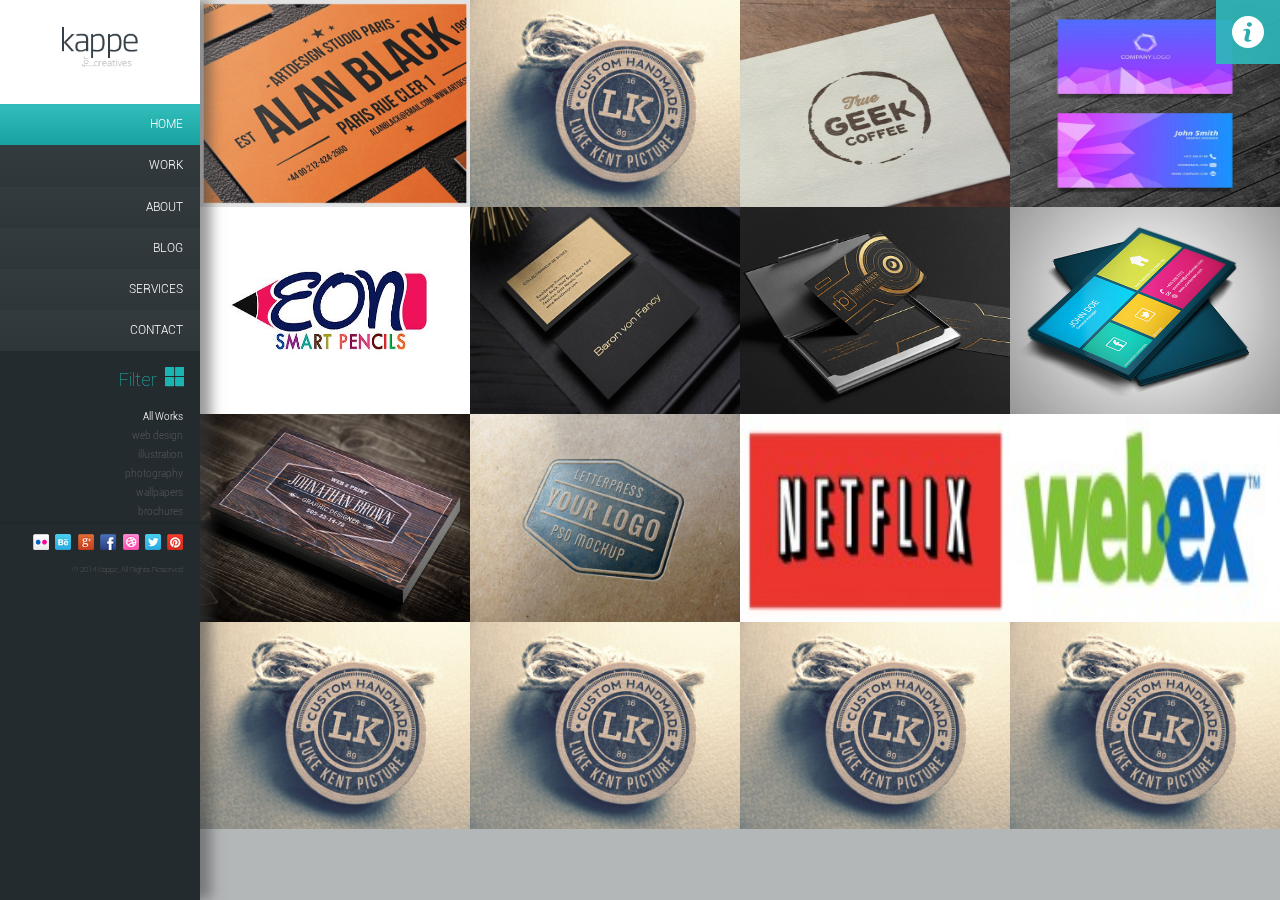
<file: kape/index.html>
<!DOCTYPE html>
<html>
<head>
	<title>ES-Match</title>
	 <meta name="viewport" content="width=device-width, initial-scale=1">
	 <meta charset="utf-8">
  	 <meta name="GENERATOR" content="Microsoft FrontPage 4.0">
  	 <meta http-equiv="Content-Type" content="text/html; charset=utf-8">
  	 <meta name="keywords" content="Перечень ключевых слов">
     <meta name="description" content="Содержимое мета-тега «description»">

	 <link rel="stylesheet" href="css/main.css">
	 <link rel="stylesheet" href="css/font-awesome.min.css">

  
</head>
<body>
<div class="loaderArea">
   <div class="loader"></div>
</div>
	<div id="info_box">
		<ul>
			<li><svg version="1.1" id="Capa_1" xmlns="http://www.w3.org/2000/svg" xmlns:xlink="http://www.w3.org/1999/xlink" x="0px" y="0px"
	 viewBox="0 0 512.001 512.001" style="enable-background:new 0 0 512.001 512.001;" xml:space="preserve">

		<path d="M473.964,379.743l-63.357-65.555c-0.059-0.061-0.119-0.122-0.179-0.182c-17.586-17.586-46.048-17.588-63.635,0
			l-28.926,28.925c-13.321,13.322-34.884,13.324-48.207,0c-0.006-0.006-0.012-0.012-0.018-0.018l-100.593-98.214
			c-13.322-13.322-13.324-34.885,0-48.208l28.925-28.925c17.545-17.544,17.545-46.091,0-63.635l-63.635-63.635
			c-17.545-17.543-46.091-17.543-63.635,0c-0.006,0.006-21.216,21.217-21.211,21.211c-0.005,0.006-1.923,1.923-1.928,1.929
			c-63.408,63.407-63.431,166.04,0.01,229.481l173.877,171.498c63.267,63.267,165.727,63.503,229.248,0.223
			c0.348-0.321,22.828-21.027,23.163-21.362C491.372,425.765,491.406,397.295,473.964,379.743z M91.916,61.507
			c5.848-5.848,15.363-5.848,21.211,0l63.635,63.635c5.862,5.863,5.863,15.349,0,21.212l-10.605,10.605L81.31,72.113L91.916,61.507z
			 M242.653,443.194L68.776,271.696c-48.998-48.999-51.322-126.265-8.277-177.971l84.549,84.549
			c-22.145,25.141-21.224,63.623,2.808,87.655l100.611,98.232c24.047,24.028,62.406,25.017,87.62,2.773l84.542,84.542
			C368.413,494.851,291.612,492.152,242.653,443.194z M452.829,421.883l-10.08,9.289l-85.35-85.35l10.605-10.605
			c5.843-5.842,15.274-5.86,21.137-0.075c0.117,0.121,63.391,65.591,63.51,65.709C458.44,406.641,458.499,416.022,452.829,421.883z"
			/>

		<path d="M257.02,0.02c-8.283,0-14.999,6.716-14.999,14.999s6.716,14.999,14.999,14.999c124.056,0,224.983,100.927,224.983,224.983
			c0,8.283,6.716,14.999,14.999,14.999s14.999-6.715,14.999-14.999C512.001,114.072,397.96,0.02,257.02,0.02z"/>

		<path d="M257.02,60.015c-8.283,0-14.999,6.716-14.999,14.999s6.716,14.999,14.999,14.999c90.974,0,164.988,74.013,164.988,164.988
			c0,8.283,6.716,14.999,14.999,14.999s14.999-6.715,14.999-14.999C452.006,147.486,364.535,60.015,257.02,60.015z"/>

		<path d="M257.02,120.011c-8.283,0-14.999,6.716-14.999,14.999s6.716,14.999,14.999,14.999
			c57.893,0,104.992,47.099,104.992,104.992c0,8.283,6.716,14.999,14.999,14.999s14.999-6.715,14.999-14.999
			C392.01,180.567,331.454,120.011,257.02,120.011z"/>

		<path d="M257.02,180.006c-8.283,0-14.999,6.716-14.999,14.999s6.716,14.999,14.999,14.999c24.811,0,44.997,20.185,44.997,44.997
			c0,8.283,6.716,14.999,14.999,14.999s14.999-6.715,14.999-14.999C332.014,213.649,298.372,180.006,257.02,180.006z"/>

</svg>9930 1234 5679</li>
			<li><svg version="1.1" id="" xmlns="http://www.w3.org/2000/svg" xmlns:xlink="http://www.w3.org/1999/xlink" x="0px" y="0px"
	 viewBox="0 0 512 512" style="enable-background:new 0 0 512 512;" xml:space="preserve">

		<path d="M256,60c-57.897,0-105,47.103-105,105c0,35.943,18.126,69.015,48.487,88.467c31.003,19.863,69.06,21.974,104.426,5.703
			c7.525-3.462,10.82-12.37,7.357-19.896c-3.462-7.525-12.369-10.82-19.896-7.358c-25.86,11.898-53.454,10.545-75.703-3.709
			C193.961,214.298,181,190.669,181,165c0-41.355,33.645-75,75-75s75,33.645,75,75c0,8.271-6.729,15-15,15
			c-7.558,0-14.618-5.732-14.998-14.772C301.001,165.152,301,165.076,301,165c0-24.813-20.187-45-45-45s-45,20.187-45,45
			s20.187,45,45,45c11.516,0,22.031-4.353,29.999-11.494C293.966,205.648,304.483,210,316,210c24.813,0,45-20.187,45-45
			C361,107.103,313.897,60,256,60z M270.789,167.406C269.631,174.535,263.45,180,256,180c-8.271,0-15-6.729-15-15s6.729-15,15-15
			c7.691,0,14.04,5.82,14.895,13.285C270.671,164.648,270.634,166.035,270.789,167.406z"/>

		<path d="M480.999,196.976c-0.004-3.879-1.566-7.756-4.393-10.583L421,130.787V15c0-8.284-6.716-15-15-15H106
			c-8.284,0-15,6.716-15,15v115.787l-55.606,55.606c-0.052,0.052-0.096,0.11-0.147,0.163c-2.811,2.896-4.24,6.709-4.246,10.42
			c0,0.01-0.001,0.019-0.001,0.029V467c0,24.845,20.216,45,45,45h360c24.839,0,45-20.207,45-45V197.005
			C481,196.995,480.999,196.986,480.999,196.976z M421,173.213L444.787,197L421,220.787V173.213z M121,137.005
			c0-0.003,0-0.007,0-0.01V30h270v106.995c0,0.003,0,0.007,0,0.01v113.782L309.787,332H202.213L121,250.787V137.005z M91,173.213
			v47.574L67.213,197L91,173.213z M61,460.787V233.213L174.787,347L61,460.787z M82.214,482l119.999-120h107.574l119.999,120H82.214
			z M451,460.787L337.213,347L451,233.213V460.787z"/>
</svg>contact@domain.com</li>
			<li> 	
				<svg version="1.1" id="" xmlns="http://www.w3.org/2000/svg" xmlns:xlink="http://www.w3.org/1999/xlink" x="0px" y="0px"
			 viewBox="0 0 511.999 511.999" style="enable-background:new 0 0 511.999 511.999;" xml:space="preserve">

			<path d="M511.864,221.487c-0.921-11.988-6.455-22.896-15.581-30.716l-44.286-37.96V44.944c0-8.284-6.716-14.999-14.999-14.999
				h-59.998c-8.284,0-14.799,6.716-14.799,14.999v30.728l-75.911-64.695c-16.97-14.539-41.603-14.537-58.519-0.043L15.728,190.769
				c-18.753,16.068-21.186,44.423-4.866,63.473c12.439,14.465,32.364,19.077,49.35,13.107v229.584
				c0,8.284,6.516,14.999,14.799,14.999h361.986c8.284,0,14.999-6.716,14.999-14.999V267.352c17.534,6.2,37.039,1.004,49.167-13.13
				C508.983,245.094,512.784,233.468,511.864,221.487z M391.999,59.943h30.199v67.154l-30.199-25.713V59.943z M317.202,481.934
				H195.007V361.738h122.195V481.934z M422.198,481.934h-75.197V346.939c0-8.284-6.716-14.999-14.999-14.999H180.007
				c-8.284,0-14.799,6.716-14.799,14.999v134.995H90.011V245.775l166.943-141.613l165.245,141.473V481.934z M478.389,234.694
				c-5.318,6.198-14.772,7.107-21.158,1.631L266.765,73.061c-5.595-4.797-13.845-4.817-19.464-0.05
				C243.242,76.453,55.58,235.643,54.786,236.317c-6.282,5.375-15.782,4.642-21.161-1.615c-5.385-6.285-4.657-15.774,1.569-21.11
				L247.238,33.756c5.66-4.848,13.874-4.849,19.53-0.002l209.994,179.795C483.04,218.929,483.767,228.419,478.389,234.694z"/>

			<path d="M302.002,179.938h-91.996c-8.284,0-14.799,6.716-14.799,14.999v89.996c0,8.284,6.516,14.999,14.799,14.999h91.996
				c8.284,0,14.999-6.716,14.999-14.999v-89.996C317.002,186.653,310.286,179.938,302.002,179.938z M287.203,269.935h-62.198v-59.998
				h62.198V269.935z"/>

			<circle cx="271.999" cy="406.934" r="14.999"/>

				</svg>street address example</li>
		</ul>
		
	</div>

	<header class="flex__jcontent_start">
		<div id="logo" class="main_flex__nowrap flex__jcontent_center flex__align-items_start">
			<img src="img/logo.png" alt="logo">
		</div>

		<button type="button" id="menu_btn">Menu</button>

		<nav id="main_nav">
			<li><a href="index.html" class="active">Home</a></li>
			<li><a href="work.html">Work</a></li>
			<li><a href="about.html">About</a></li>
			<li><a href="blog.html">Blog</a></li>
			<li><a href="Singlepost.html">Services</a></li>
			<li><a href="contact.html">Contact </a></li>
		</nav>

		<div id="filter">
			<div id="title_filter" class="main_flex__nowrap flex__jcontent_end">
				Filter <svg version="1.1" xmlns="http://www.w3.org/2000/svg" xmlns:xlink="http://www.w3.org/1999/xlink" x="0px" y="0px"
	 viewBox="0 0 491.858 491.858" style="enable-background:new 0 0 491.858 491.858;" xml:space="preserve">

			<path d="M233.632,217.239c0,9.055-7.339,16.395-16.395,16.395H16.395C7.339,233.635,0,226.294,0,217.239V16.396
				C0,7.341,7.339,0.001,16.395,0.001h200.842c9.056,0,16.395,7.34,16.395,16.395V217.239z"/>
			<path d="M491.858,217.239c0,9.055-7.339,16.395-16.395,16.395H274.62c-9.056,0-16.395-7.34-16.395-16.395V16.396
				c0-9.055,7.339-16.395,16.395-16.395h200.842c9.056,0,16.395,7.34,16.395,16.395v200.843H491.858z"/>
			<path d="M233.632,475.462c0,9.055-7.339,16.395-16.395,16.395H16.395C7.339,491.858,0,484.517,0,475.462V274.619
				c0-9.055,7.339-16.395,16.395-16.395h200.842c9.056,0,16.395,7.34,16.395,16.395V475.462z"/>
			<path d="M491.858,475.462c0,9.055-7.339,16.395-16.395,16.395H274.62c-9.056,0-16.395-7.34-16.395-16.395V274.619
				c0-9.055,7.339-16.395,16.395-16.395h200.842c9.056,0,16.395,7.34,16.395,16.395v200.843H491.858z"/>
					</svg>
			</div>
			
			<ul>
				<li><a href="#" class="active">All Works</a></li>
				<li><a href="#">web design</a></li>
				<li><a href="#">illustration</a></li>
				<li><a href="#">photography</a></li>
				<li><a href="#">wallpapers</a></li>
				<li><a href="#">brochures</a></li>
			</ul>

		</div>

		<div id="social" class="main_flex__nowrap flex__jcontent_end flex__align-content_center">
				<a href="#"><img src="img/soc/flickr.png" alt="img social"></a>
				<a href="#"><img src="img/soc/behance.png" alt="img social"></a>
				<a href="#"><img src="img/soc/googleplus2.png" alt="img social"></a>
				<a href="#"><img src="img/soc/facebook.png" alt="img social"></a>
				<a href="#"><img src="img/soc/dribbble.png" alt="img social"></a>
				<a href="#"><img src="img/soc/twitter.png" alt="img social"></a>
				<a href="#"><img src="img/soc/pinterest.png" alt="img social"></a>	
		</div>

		<p id="cop">© 2014 Kappe, All Rights Reserved</p>
		
	</header>

	<main>

		<div class="work_list main_flex flex__jcontent_start">
			<div class="work_box">
				<img src="img/1.jpg" alt="">
				<a href="#">
					<h2>Cool App Design</h2>
					<h3>development, mobile</h3>
					<p class="arrow">
						<svg version="1.1" xmlns="http://www.w3.org/2000/svg" xmlns:xlink="http://www.w3.org/1999/xlink" x="0px" y="0px"
						 viewBox="0 0 490.4 490.4" style="enable-background:new 0 0 490.4 490.4;" xml:space="preserve">

							<path d="M245.2,490.4c135.2,0,245.2-110,245.2-245.2S380.4,0,245.2,0S0,110,0,245.2S110,490.4,245.2,490.4z M245.2,24.5
								c121.7,0,220.7,99,220.7,220.7s-99,220.7-220.7,220.7s-220.7-99-220.7-220.7S123.5,24.5,245.2,24.5z"/>
							<path d="M138.7,257.5h183.4l-48,48c-4.8,4.8-4.8,12.5,0,17.3c2.4,2.4,5.5,3.6,8.7,3.6s6.3-1.2,8.7-3.6l68.9-68.9
								c4.8-4.8,4.8-12.5,0-17.3l-68.9-68.9c-4.8-4.8-12.5-4.8-17.3,0s-4.8,12.5,0,17.3l48,48H138.7c-6.8,0-12.3,5.5-12.3,12.3
								C126.4,252.1,131.9,257.5,138.7,257.5z"/>
						</svg>
					</p>
				</a>
			</div>

			<div class="work_box">
				<img src="img/2.jpg" alt="">
				<a href="#">
					<h2>Cool App Design</h2>
					<h3>development, mobile</h3>
					<p class="arrow">
						<svg version="1.1" xmlns="http://www.w3.org/2000/svg" xmlns:xlink="http://www.w3.org/1999/xlink" x="0px" y="0px"
						 viewBox="0 0 490.4 490.4" style="enable-background:new 0 0 490.4 490.4;" xml:space="preserve">

							<path d="M245.2,490.4c135.2,0,245.2-110,245.2-245.2S380.4,0,245.2,0S0,110,0,245.2S110,490.4,245.2,490.4z M245.2,24.5
								c121.7,0,220.7,99,220.7,220.7s-99,220.7-220.7,220.7s-220.7-99-220.7-220.7S123.5,24.5,245.2,24.5z"/>
							<path d="M138.7,257.5h183.4l-48,48c-4.8,4.8-4.8,12.5,0,17.3c2.4,2.4,5.5,3.6,8.7,3.6s6.3-1.2,8.7-3.6l68.9-68.9
								c4.8-4.8,4.8-12.5,0-17.3l-68.9-68.9c-4.8-4.8-12.5-4.8-17.3,0s-4.8,12.5,0,17.3l48,48H138.7c-6.8,0-12.3,5.5-12.3,12.3
								C126.4,252.1,131.9,257.5,138.7,257.5z"/>
						</svg>
					</p>
				</a>
			</div>

			<div class="work_box">
				<img src="img/3.jpg" alt="">
				<a href="#">
					<h2>Cool App Design</h2>
					<h3>development, mobile</h3>
					<p class="arrow">
						<svg version="1.1" xmlns="http://www.w3.org/2000/svg" xmlns:xlink="http://www.w3.org/1999/xlink" x="0px" y="0px"
						 viewBox="0 0 490.4 490.4" style="enable-background:new 0 0 490.4 490.4;" xml:space="preserve">

							<path d="M245.2,490.4c135.2,0,245.2-110,245.2-245.2S380.4,0,245.2,0S0,110,0,245.2S110,490.4,245.2,490.4z M245.2,24.5
								c121.7,0,220.7,99,220.7,220.7s-99,220.7-220.7,220.7s-220.7-99-220.7-220.7S123.5,24.5,245.2,24.5z"/>
							<path d="M138.7,257.5h183.4l-48,48c-4.8,4.8-4.8,12.5,0,17.3c2.4,2.4,5.5,3.6,8.7,3.6s6.3-1.2,8.7-3.6l68.9-68.9
								c4.8-4.8,4.8-12.5,0-17.3l-68.9-68.9c-4.8-4.8-12.5-4.8-17.3,0s-4.8,12.5,0,17.3l48,48H138.7c-6.8,0-12.3,5.5-12.3,12.3
								C126.4,252.1,131.9,257.5,138.7,257.5z"/>
						</svg>
					</p>
				</a>
			</div>

			<div class="work_box">
				<img src="img/4.jpg" alt="">
				<a href="#">
					<h2>Cool App Design</h2>
					<h3>development, mobile</h3>
					<p class="arrow">
						<svg version="1.1" xmlns="http://www.w3.org/2000/svg" xmlns:xlink="http://www.w3.org/1999/xlink" x="0px" y="0px"
						 viewBox="0 0 490.4 490.4" style="enable-background:new 0 0 490.4 490.4;" xml:space="preserve">

							<path d="M245.2,490.4c135.2,0,245.2-110,245.2-245.2S380.4,0,245.2,0S0,110,0,245.2S110,490.4,245.2,490.4z M245.2,24.5
								c121.7,0,220.7,99,220.7,220.7s-99,220.7-220.7,220.7s-220.7-99-220.7-220.7S123.5,24.5,245.2,24.5z"/>
							<path d="M138.7,257.5h183.4l-48,48c-4.8,4.8-4.8,12.5,0,17.3c2.4,2.4,5.5,3.6,8.7,3.6s6.3-1.2,8.7-3.6l68.9-68.9
								c4.8-4.8,4.8-12.5,0-17.3l-68.9-68.9c-4.8-4.8-12.5-4.8-17.3,0s-4.8,12.5,0,17.3l48,48H138.7c-6.8,0-12.3,5.5-12.3,12.3
								C126.4,252.1,131.9,257.5,138.7,257.5z"/>
						</svg>
					</p>
				</a>
			</div>

			<div class="work_box">
				<img src="img/5.jpg" alt="">
				<a href="#">
					<h2>Cool App Design</h2>
					<h3>development, mobile</h3>
					<p class="arrow">
						<svg version="1.1" xmlns="http://www.w3.org/2000/svg" xmlns:xlink="http://www.w3.org/1999/xlink" x="0px" y="0px"
						 viewBox="0 0 490.4 490.4" style="enable-background:new 0 0 490.4 490.4;" xml:space="preserve">

							<path d="M245.2,490.4c135.2,0,245.2-110,245.2-245.2S380.4,0,245.2,0S0,110,0,245.2S110,490.4,245.2,490.4z M245.2,24.5
								c121.7,0,220.7,99,220.7,220.7s-99,220.7-220.7,220.7s-220.7-99-220.7-220.7S123.5,24.5,245.2,24.5z"/>
							<path d="M138.7,257.5h183.4l-48,48c-4.8,4.8-4.8,12.5,0,17.3c2.4,2.4,5.5,3.6,8.7,3.6s6.3-1.2,8.7-3.6l68.9-68.9
								c4.8-4.8,4.8-12.5,0-17.3l-68.9-68.9c-4.8-4.8-12.5-4.8-17.3,0s-4.8,12.5,0,17.3l48,48H138.7c-6.8,0-12.3,5.5-12.3,12.3
								C126.4,252.1,131.9,257.5,138.7,257.5z"/>
						</svg>
					</p>
				</a>
			</div>

			<div class="work_box">
				<img src="img/6.jpg" alt="">
				<a href="#">
					<h2>Cool App Design</h2>
					<h3>development, mobile</h3>
					<p class="arrow">
						<svg version="1.1" xmlns="http://www.w3.org/2000/svg" xmlns:xlink="http://www.w3.org/1999/xlink" x="0px" y="0px"
						 viewBox="0 0 490.4 490.4" style="enable-background:new 0 0 490.4 490.4;" xml:space="preserve">

							<path d="M245.2,490.4c135.2,0,245.2-110,245.2-245.2S380.4,0,245.2,0S0,110,0,245.2S110,490.4,245.2,490.4z M245.2,24.5
								c121.7,0,220.7,99,220.7,220.7s-99,220.7-220.7,220.7s-220.7-99-220.7-220.7S123.5,24.5,245.2,24.5z"/>
							<path d="M138.7,257.5h183.4l-48,48c-4.8,4.8-4.8,12.5,0,17.3c2.4,2.4,5.5,3.6,8.7,3.6s6.3-1.2,8.7-3.6l68.9-68.9
								c4.8-4.8,4.8-12.5,0-17.3l-68.9-68.9c-4.8-4.8-12.5-4.8-17.3,0s-4.8,12.5,0,17.3l48,48H138.7c-6.8,0-12.3,5.5-12.3,12.3
								C126.4,252.1,131.9,257.5,138.7,257.5z"/>
						</svg>
					</p>
				</a>
			</div>

			<div class="work_box">
				<img src="img/7.jpg" alt="">
				<a href="#">
					<h2>Cool App Design</h2>
					<h3>development, mobile</h3>
					<p class="arrow">
						<svg version="1.1" xmlns="http://www.w3.org/2000/svg" xmlns:xlink="http://www.w3.org/1999/xlink" x="0px" y="0px"
						 viewBox="0 0 490.4 490.4" style="enable-background:new 0 0 490.4 490.4;" xml:space="preserve">

							<path d="M245.2,490.4c135.2,0,245.2-110,245.2-245.2S380.4,0,245.2,0S0,110,0,245.2S110,490.4,245.2,490.4z M245.2,24.5
								c121.7,0,220.7,99,220.7,220.7s-99,220.7-220.7,220.7s-220.7-99-220.7-220.7S123.5,24.5,245.2,24.5z"/>
							<path d="M138.7,257.5h183.4l-48,48c-4.8,4.8-4.8,12.5,0,17.3c2.4,2.4,5.5,3.6,8.7,3.6s6.3-1.2,8.7-3.6l68.9-68.9
								c4.8-4.8,4.8-12.5,0-17.3l-68.9-68.9c-4.8-4.8-12.5-4.8-17.3,0s-4.8,12.5,0,17.3l48,48H138.7c-6.8,0-12.3,5.5-12.3,12.3
								C126.4,252.1,131.9,257.5,138.7,257.5z"/>
						</svg>
					</p>
				</a>
			</div>

			<div class="work_box">
				<img src="img/8.jpg" alt="">
				<a href="#">
					<h2>Cool App Design</h2>
					<h3>development, mobile</h3>
					<p class="arrow">
						<svg version="1.1" xmlns="http://www.w3.org/2000/svg" xmlns:xlink="http://www.w3.org/1999/xlink" x="0px" y="0px"
						 viewBox="0 0 490.4 490.4" style="enable-background:new 0 0 490.4 490.4;" xml:space="preserve">

							<path d="M245.2,490.4c135.2,0,245.2-110,245.2-245.2S380.4,0,245.2,0S0,110,0,245.2S110,490.4,245.2,490.4z M245.2,24.5
								c121.7,0,220.7,99,220.7,220.7s-99,220.7-220.7,220.7s-220.7-99-220.7-220.7S123.5,24.5,245.2,24.5z"/>
							<path d="M138.7,257.5h183.4l-48,48c-4.8,4.8-4.8,12.5,0,17.3c2.4,2.4,5.5,3.6,8.7,3.6s6.3-1.2,8.7-3.6l68.9-68.9
								c4.8-4.8,4.8-12.5,0-17.3l-68.9-68.9c-4.8-4.8-12.5-4.8-17.3,0s-4.8,12.5,0,17.3l48,48H138.7c-6.8,0-12.3,5.5-12.3,12.3
								C126.4,252.1,131.9,257.5,138.7,257.5z"/>
						</svg>
					</p>
				</a>
			</div>

			<div class="work_box">
				<img src="img/9.jpg" alt="">
				<a href="#">
					<h2>Cool App Design</h2>
					<h3>development, mobile</h3>
					<p class="arrow">
						<svg version="1.1" xmlns="http://www.w3.org/2000/svg" xmlns:xlink="http://www.w3.org/1999/xlink" x="0px" y="0px"
						 viewBox="0 0 490.4 490.4" style="enable-background:new 0 0 490.4 490.4;" xml:space="preserve">

							<path d="M245.2,490.4c135.2,0,245.2-110,245.2-245.2S380.4,0,245.2,0S0,110,0,245.2S110,490.4,245.2,490.4z M245.2,24.5
								c121.7,0,220.7,99,220.7,220.7s-99,220.7-220.7,220.7s-220.7-99-220.7-220.7S123.5,24.5,245.2,24.5z"/>
							<path d="M138.7,257.5h183.4l-48,48c-4.8,4.8-4.8,12.5,0,17.3c2.4,2.4,5.5,3.6,8.7,3.6s6.3-1.2,8.7-3.6l68.9-68.9
								c4.8-4.8,4.8-12.5,0-17.3l-68.9-68.9c-4.8-4.8-12.5-4.8-17.3,0s-4.8,12.5,0,17.3l48,48H138.7c-6.8,0-12.3,5.5-12.3,12.3
								C126.4,252.1,131.9,257.5,138.7,257.5z"/>
						</svg>
					</p>
				</a>
			</div>

			<div class="work_box">
				<img src="img/10.jpg" alt="">
				<a href="#">
					<h2>Cool App Design</h2>
					<h3>development, mobile</h3>
					<p class="arrow">
						<svg version="1.1" xmlns="http://www.w3.org/2000/svg" xmlns:xlink="http://www.w3.org/1999/xlink" x="0px" y="0px"
						 viewBox="0 0 490.4 490.4" style="enable-background:new 0 0 490.4 490.4;" xml:space="preserve">

							<path d="M245.2,490.4c135.2,0,245.2-110,245.2-245.2S380.4,0,245.2,0S0,110,0,245.2S110,490.4,245.2,490.4z M245.2,24.5
								c121.7,0,220.7,99,220.7,220.7s-99,220.7-220.7,220.7s-220.7-99-220.7-220.7S123.5,24.5,245.2,24.5z"/>
							<path d="M138.7,257.5h183.4l-48,48c-4.8,4.8-4.8,12.5,0,17.3c2.4,2.4,5.5,3.6,8.7,3.6s6.3-1.2,8.7-3.6l68.9-68.9
								c4.8-4.8,4.8-12.5,0-17.3l-68.9-68.9c-4.8-4.8-12.5-4.8-17.3,0s-4.8,12.5,0,17.3l48,48H138.7c-6.8,0-12.3,5.5-12.3,12.3
								C126.4,252.1,131.9,257.5,138.7,257.5z"/>
						</svg>
					</p>
				</a>
			</div>

			<div class="work_box">
				<img src="img/11.jpg" alt="">
				<a href="#">
					<h2>Cool App Design</h2>
					<h3>development, mobile</h3>
					<p class="arrow">
						<svg version="1.1" xmlns="http://www.w3.org/2000/svg" xmlns:xlink="http://www.w3.org/1999/xlink" x="0px" y="0px"
						 viewBox="0 0 490.4 490.4" style="enable-background:new 0 0 490.4 490.4;" xml:space="preserve">

							<path d="M245.2,490.4c135.2,0,245.2-110,245.2-245.2S380.4,0,245.2,0S0,110,0,245.2S110,490.4,245.2,490.4z M245.2,24.5
								c121.7,0,220.7,99,220.7,220.7s-99,220.7-220.7,220.7s-220.7-99-220.7-220.7S123.5,24.5,245.2,24.5z"/>
							<path d="M138.7,257.5h183.4l-48,48c-4.8,4.8-4.8,12.5,0,17.3c2.4,2.4,5.5,3.6,8.7,3.6s6.3-1.2,8.7-3.6l68.9-68.9
								c4.8-4.8,4.8-12.5,0-17.3l-68.9-68.9c-4.8-4.8-12.5-4.8-17.3,0s-4.8,12.5,0,17.3l48,48H138.7c-6.8,0-12.3,5.5-12.3,12.3
								C126.4,252.1,131.9,257.5,138.7,257.5z"/>
						</svg>
					</p>
				</a>
			</div>

			<div class="work_box">
				<img src="img/12.jpg" alt="">
				<a href="#">
					<h2>Cool App Design</h2>
					<h3>development, mobile</h3>
					<p class="arrow">
						<svg version="1.1" xmlns="http://www.w3.org/2000/svg" xmlns:xlink="http://www.w3.org/1999/xlink" x="0px" y="0px"
						 viewBox="0 0 490.4 490.4" style="enable-background:new 0 0 490.4 490.4;" xml:space="preserve">

							<path d="M245.2,490.4c135.2,0,245.2-110,245.2-245.2S380.4,0,245.2,0S0,110,0,245.2S110,490.4,245.2,490.4z M245.2,24.5
								c121.7,0,220.7,99,220.7,220.7s-99,220.7-220.7,220.7s-220.7-99-220.7-220.7S123.5,24.5,245.2,24.5z"/>
							<path d="M138.7,257.5h183.4l-48,48c-4.8,4.8-4.8,12.5,0,17.3c2.4,2.4,5.5,3.6,8.7,3.6s6.3-1.2,8.7-3.6l68.9-68.9
								c4.8-4.8,4.8-12.5,0-17.3l-68.9-68.9c-4.8-4.8-12.5-4.8-17.3,0s-4.8,12.5,0,17.3l48,48H138.7c-6.8,0-12.3,5.5-12.3,12.3
								C126.4,252.1,131.9,257.5,138.7,257.5z"/>
						</svg>
					</p>
				</a>
			</div>

			<div class="work_box">
				<img src="img/2.jpg" alt="">
				<a href="#">
					<h2>Cool App Design</h2>
					<h3>development, mobile</h3>
					<p class="arrow">
						<svg version="1.1" xmlns="http://www.w3.org/2000/svg" xmlns:xlink="http://www.w3.org/1999/xlink" x="0px" y="0px"
						 viewBox="0 0 490.4 490.4" style="enable-background:new 0 0 490.4 490.4;" xml:space="preserve">

							<path d="M245.2,490.4c135.2,0,245.2-110,245.2-245.2S380.4,0,245.2,0S0,110,0,245.2S110,490.4,245.2,490.4z M245.2,24.5
								c121.7,0,220.7,99,220.7,220.7s-99,220.7-220.7,220.7s-220.7-99-220.7-220.7S123.5,24.5,245.2,24.5z"/>
							<path d="M138.7,257.5h183.4l-48,48c-4.8,4.8-4.8,12.5,0,17.3c2.4,2.4,5.5,3.6,8.7,3.6s6.3-1.2,8.7-3.6l68.9-68.9
								c4.8-4.8,4.8-12.5,0-17.3l-68.9-68.9c-4.8-4.8-12.5-4.8-17.3,0s-4.8,12.5,0,17.3l48,48H138.7c-6.8,0-12.3,5.5-12.3,12.3
								C126.4,252.1,131.9,257.5,138.7,257.5z"/>
						</svg>
					</p>
				</a>
			</div>

			<div class="work_box">
				<img src="img/2.jpg" alt="">
				<a href="#">
					<h2>Cool App Design</h2>
					<h3>development, mobile</h3>
					<p class="arrow">
						<svg version="1.1" xmlns="http://www.w3.org/2000/svg" xmlns:xlink="http://www.w3.org/1999/xlink" x="0px" y="0px"
						 viewBox="0 0 490.4 490.4" style="enable-background:new 0 0 490.4 490.4;" xml:space="preserve">

							<path d="M245.2,490.4c135.2,0,245.2-110,245.2-245.2S380.4,0,245.2,0S0,110,0,245.2S110,490.4,245.2,490.4z M245.2,24.5
								c121.7,0,220.7,99,220.7,220.7s-99,220.7-220.7,220.7s-220.7-99-220.7-220.7S123.5,24.5,245.2,24.5z"/>
							<path d="M138.7,257.5h183.4l-48,48c-4.8,4.8-4.8,12.5,0,17.3c2.4,2.4,5.5,3.6,8.7,3.6s6.3-1.2,8.7-3.6l68.9-68.9
								c4.8-4.8,4.8-12.5,0-17.3l-68.9-68.9c-4.8-4.8-12.5-4.8-17.3,0s-4.8,12.5,0,17.3l48,48H138.7c-6.8,0-12.3,5.5-12.3,12.3
								C126.4,252.1,131.9,257.5,138.7,257.5z"/>
						</svg>
					</p>
				</a>
			</div>

			<div class="work_box">
				<img src="img/2.jpg" alt="">
				<a href="#">
					<h2>Cool App Design</h2>
					<h3>development, mobile</h3>
					<p class="arrow">
						<svg version="1.1" xmlns="http://www.w3.org/2000/svg" xmlns:xlink="http://www.w3.org/1999/xlink" x="0px" y="0px"
						 viewBox="0 0 490.4 490.4" style="enable-background:new 0 0 490.4 490.4;" xml:space="preserve">

							<path d="M245.2,490.4c135.2,0,245.2-110,245.2-245.2S380.4,0,245.2,0S0,110,0,245.2S110,490.4,245.2,490.4z M245.2,24.5
								c121.7,0,220.7,99,220.7,220.7s-99,220.7-220.7,220.7s-220.7-99-220.7-220.7S123.5,24.5,245.2,24.5z"/>
							<path d="M138.7,257.5h183.4l-48,48c-4.8,4.8-4.8,12.5,0,17.3c2.4,2.4,5.5,3.6,8.7,3.6s6.3-1.2,8.7-3.6l68.9-68.9
								c4.8-4.8,4.8-12.5,0-17.3l-68.9-68.9c-4.8-4.8-12.5-4.8-17.3,0s-4.8,12.5,0,17.3l48,48H138.7c-6.8,0-12.3,5.5-12.3,12.3
								C126.4,252.1,131.9,257.5,138.7,257.5z"/>
						</svg>
					</p>
				</a>
			</div>

			<div class="work_box">
				<img src="img/2.jpg" alt="">
				<a href="#">
					<h2>Cool App Design</h2>
					<h3>development, mobile</h3>
					<p class="arrow">
						<svg version="1.1" xmlns="http://www.w3.org/2000/svg" xmlns:xlink="http://www.w3.org/1999/xlink" x="0px" y="0px"
						 viewBox="0 0 490.4 490.4" style="enable-background:new 0 0 490.4 490.4;" xml:space="preserve">

							<path d="M245.2,490.4c135.2,0,245.2-110,245.2-245.2S380.4,0,245.2,0S0,110,0,245.2S110,490.4,245.2,490.4z M245.2,24.5
								c121.7,0,220.7,99,220.7,220.7s-99,220.7-220.7,220.7s-220.7-99-220.7-220.7S123.5,24.5,245.2,24.5z"/>
							<path d="M138.7,257.5h183.4l-48,48c-4.8,4.8-4.8,12.5,0,17.3c2.4,2.4,5.5,3.6,8.7,3.6s6.3-1.2,8.7-3.6l68.9-68.9
								c4.8-4.8,4.8-12.5,0-17.3l-68.9-68.9c-4.8-4.8-12.5-4.8-17.3,0s-4.8,12.5,0,17.3l48,48H138.7c-6.8,0-12.3,5.5-12.3,12.3
								C126.4,252.1,131.9,257.5,138.7,257.5z"/>
						</svg>
					</p>
				</a>
			</div>


		</div>
		
	</main>

	<div id="info">
		<svg version="1.1" id="" xmlns="http://www.w3.org/2000/svg" xmlns:xlink="http://www.w3.org/1999/xlink" x="0px" y="0px"
	 viewBox="0 0 23.625 23.625" style="enable-background:new 0 0 23.625 23.625;" xml:space="preserve">
	<path d="M11.812,0C5.289,0,0,5.289,0,11.812s5.289,11.813,11.812,11.813s11.813-5.29,11.813-11.813
		S18.335,0,11.812,0z M14.271,18.307c-0.608,0.24-1.092,0.422-1.455,0.548c-0.362,0.126-0.783,0.189-1.262,0.189
		c-0.736,0-1.309-0.18-1.717-0.539s-0.611-0.814-0.611-1.367c0-0.215,0.015-0.435,0.045-0.659c0.031-0.224,0.08-0.476,0.147-0.759
		l0.761-2.688c0.067-0.258,0.125-0.503,0.171-0.731c0.046-0.23,0.068-0.441,0.068-0.633c0-0.342-0.071-0.582-0.212-0.717
		c-0.143-0.135-0.412-0.201-0.813-0.201c-0.196,0-0.398,0.029-0.605,0.09c-0.205,0.063-0.383,0.12-0.529,0.176l0.201-0.828
		c0.498-0.203,0.975-0.377,1.43-0.521c0.455-0.146,0.885-0.218,1.29-0.218c0.731,0,1.295,0.178,1.692,0.53
		c0.395,0.353,0.594,0.812,0.594,1.376c0,0.117-0.014,0.323-0.041,0.617c-0.027,0.295-0.078,0.564-0.152,0.811l-0.757,2.68
		c-0.062,0.215-0.117,0.461-0.167,0.736c-0.049,0.275-0.073,0.485-0.073,0.626c0,0.356,0.079,0.599,0.239,0.728
		c0.158,0.129,0.435,0.194,0.827,0.194c0.185,0,0.392-0.033,0.626-0.097c0.232-0.064,0.4-0.121,0.506-0.17L14.271,18.307z
		 M14.137,7.429c-0.353,0.328-0.778,0.492-1.275,0.492c-0.496,0-0.924-0.164-1.28-0.492c-0.354-0.328-0.533-0.727-0.533-1.193
		c0-0.465,0.18-0.865,0.533-1.196c0.356-0.332,0.784-0.497,1.28-0.497c0.497,0,0.923,0.165,1.275,0.497
		c0.353,0.331,0.53,0.731,0.53,1.196C14.667,6.703,14.49,7.101,14.137,7.429z"/>
</svg>
	</div>

	<footer>
		
	</footer>


	<script src="js/jquery-3.1.1.js"></script>
	<script>
  $(window).on('load', function () {
    $preloader = $('.loaderArea'),
      $loader = $preloader.find('.loader');
    $loader.fadeOut();
    $preloader.delay(350).fadeOut('slow');
  });
</script>
	<script src="js/control.js"></script>
</body>
</html>
</file>
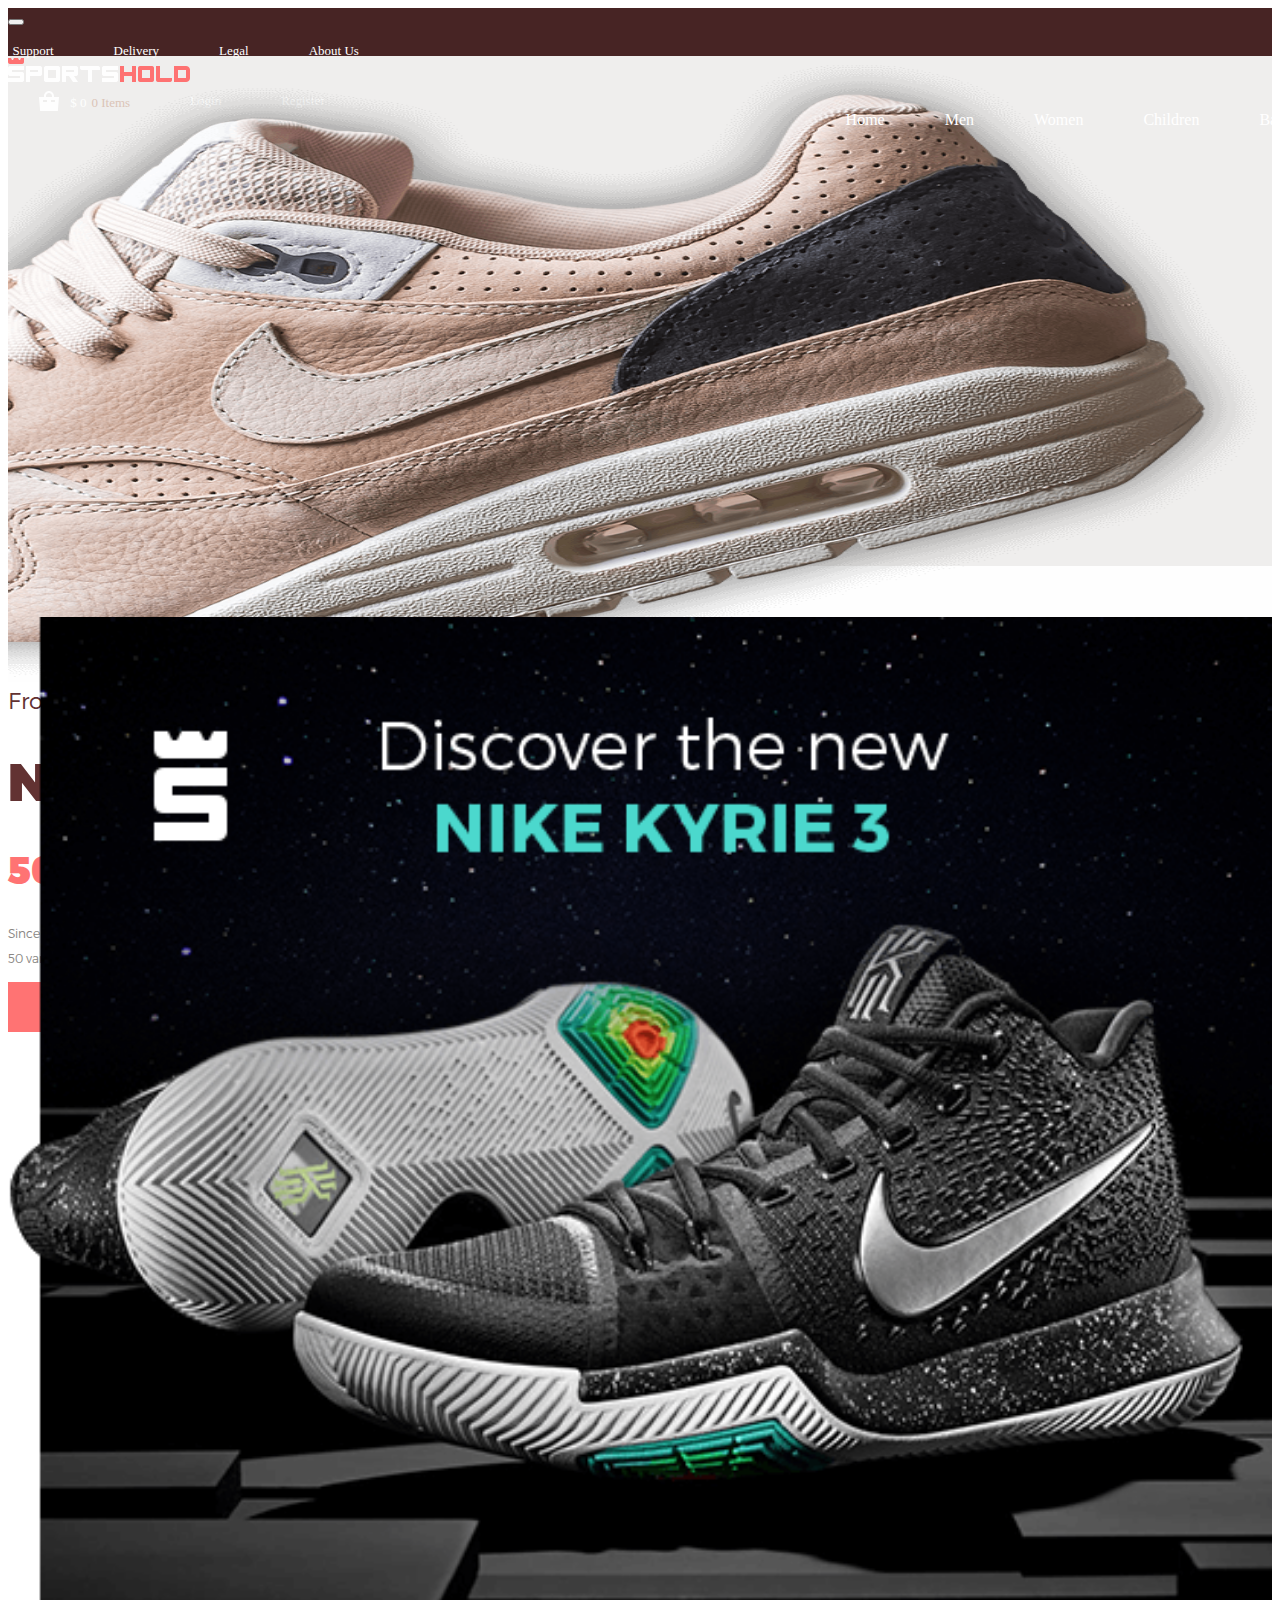
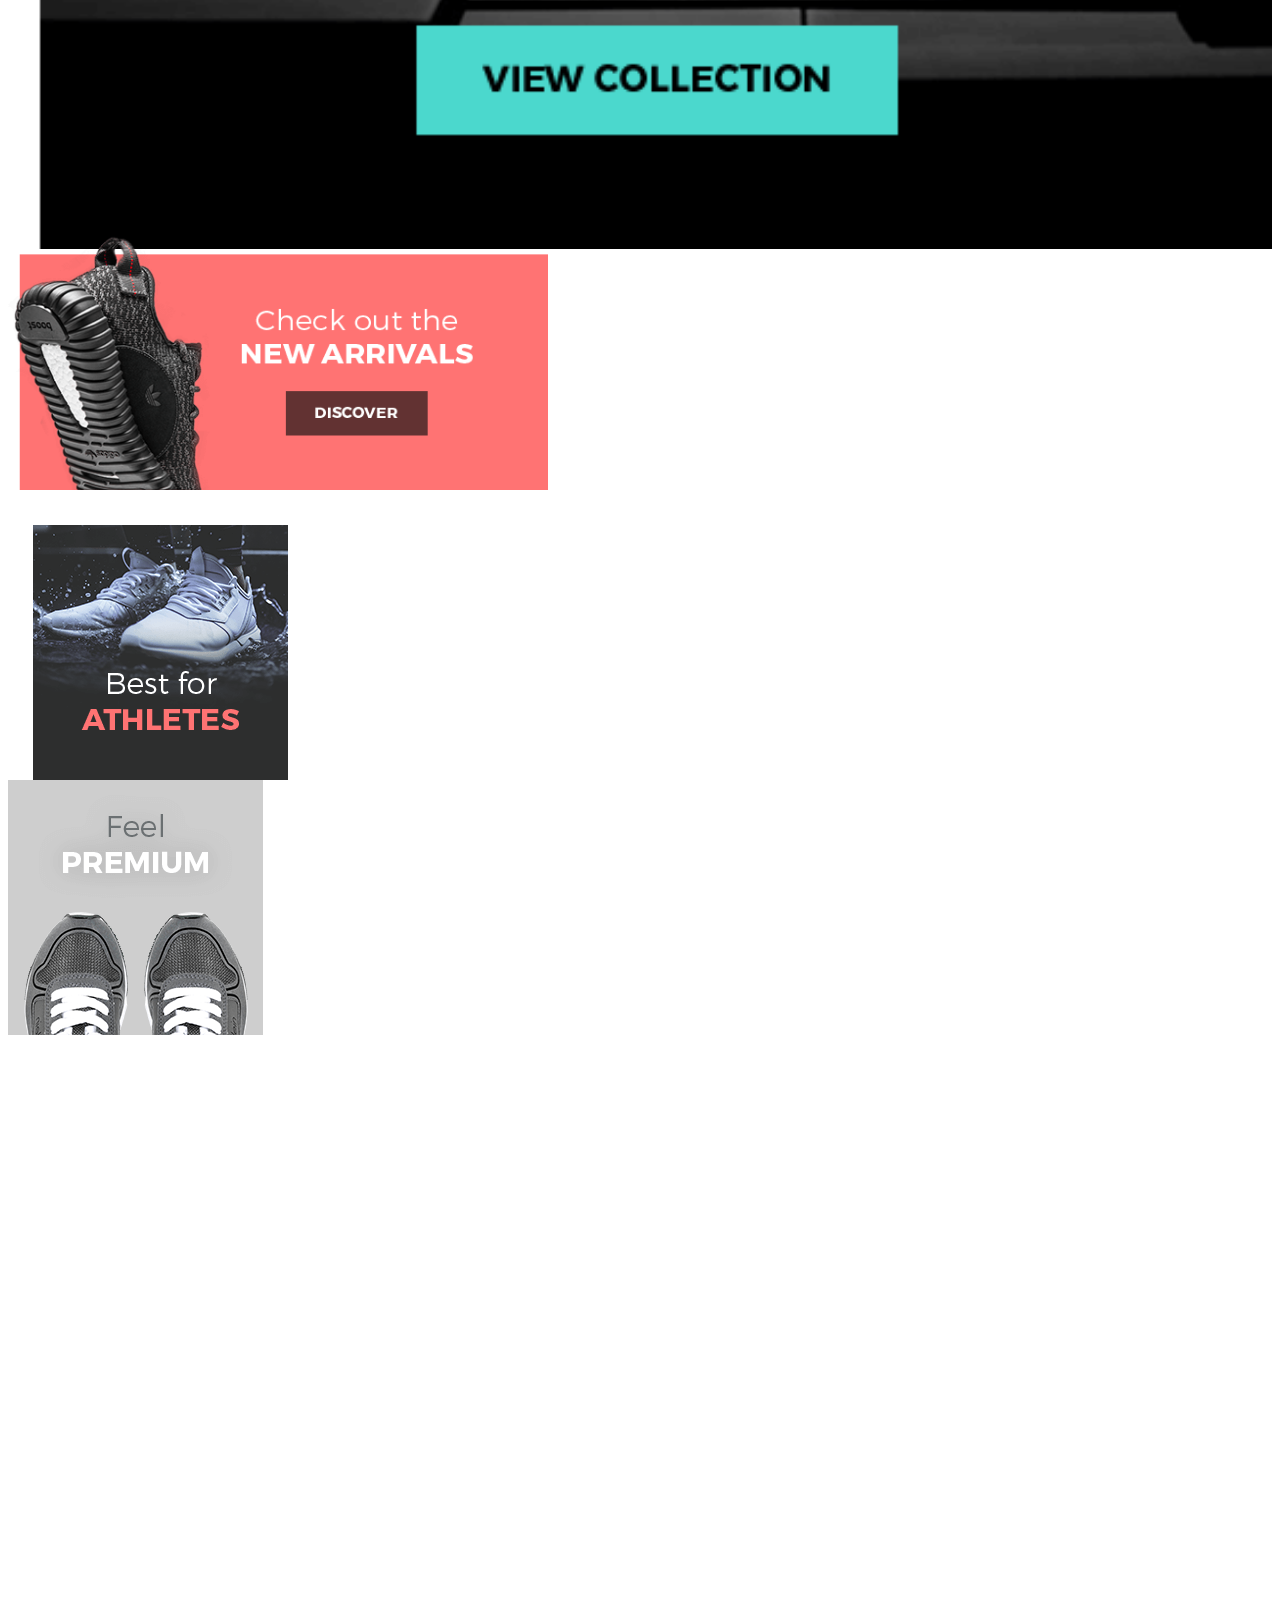
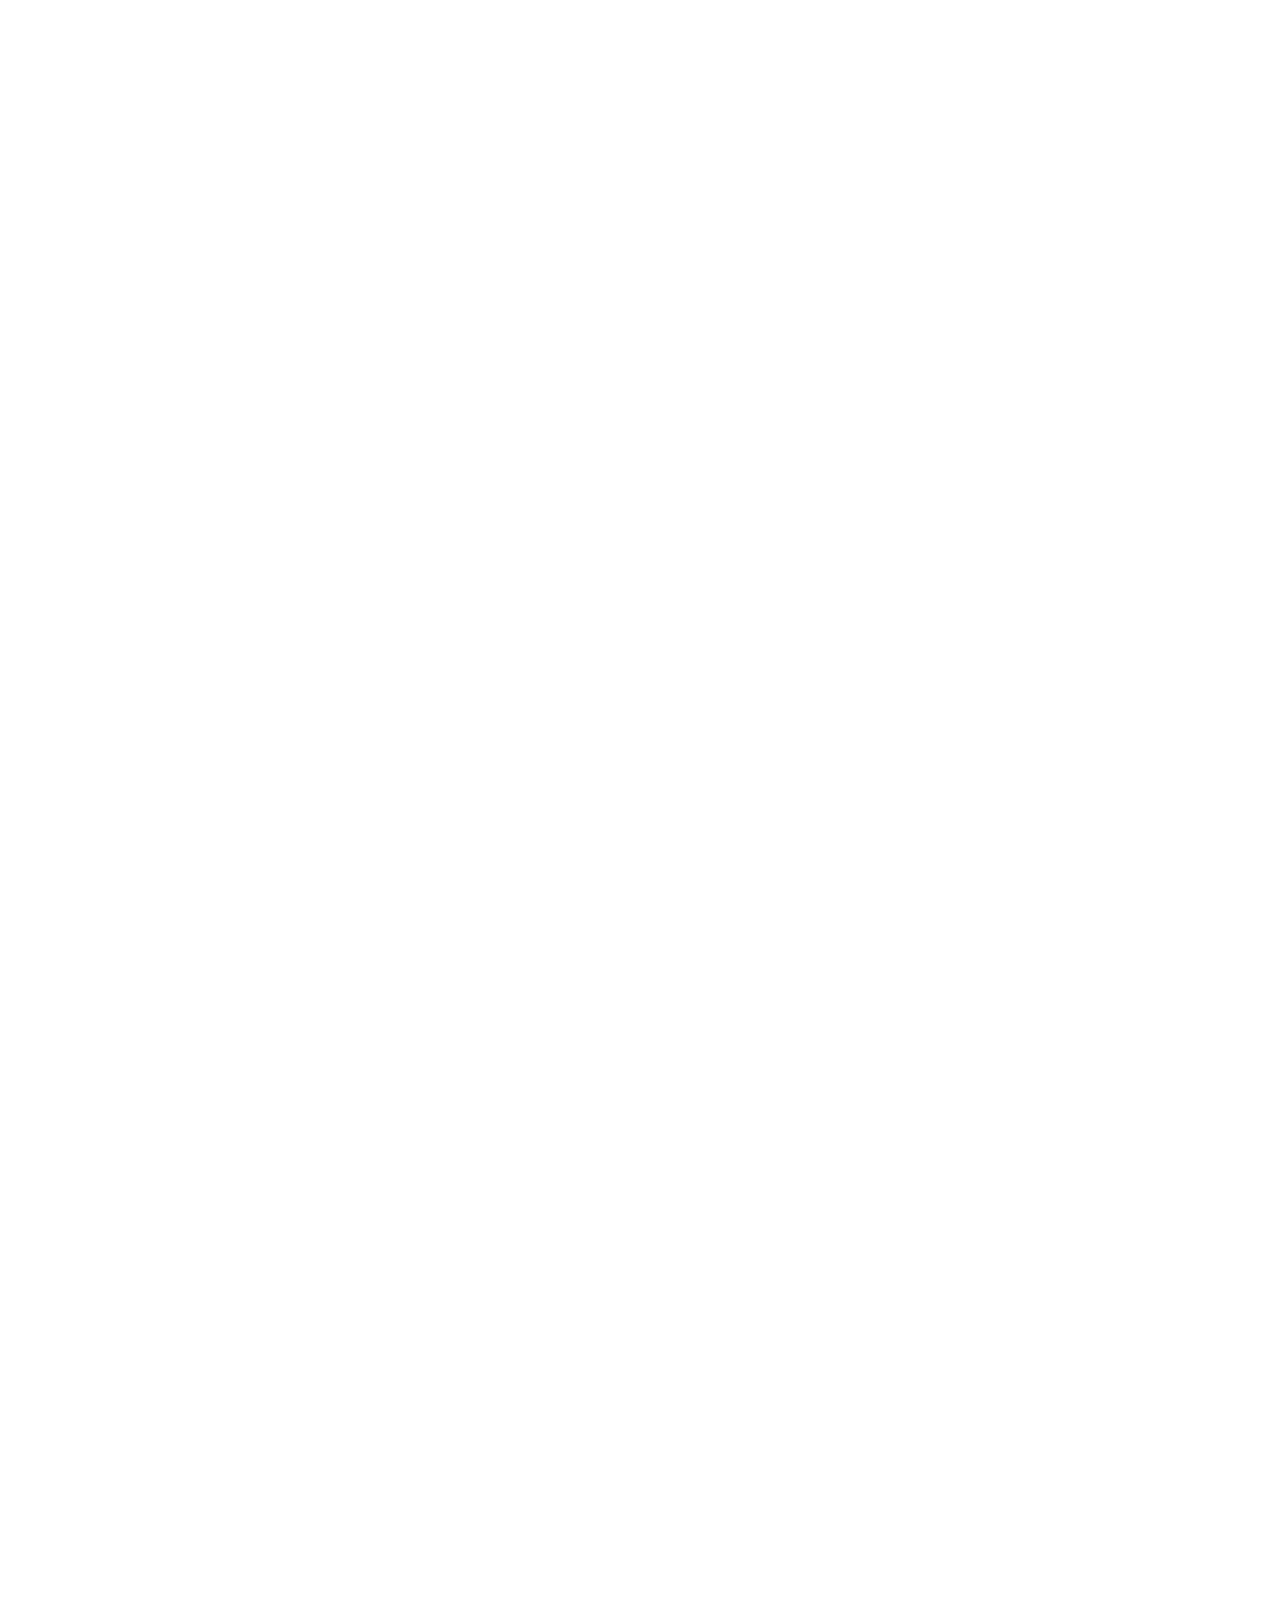
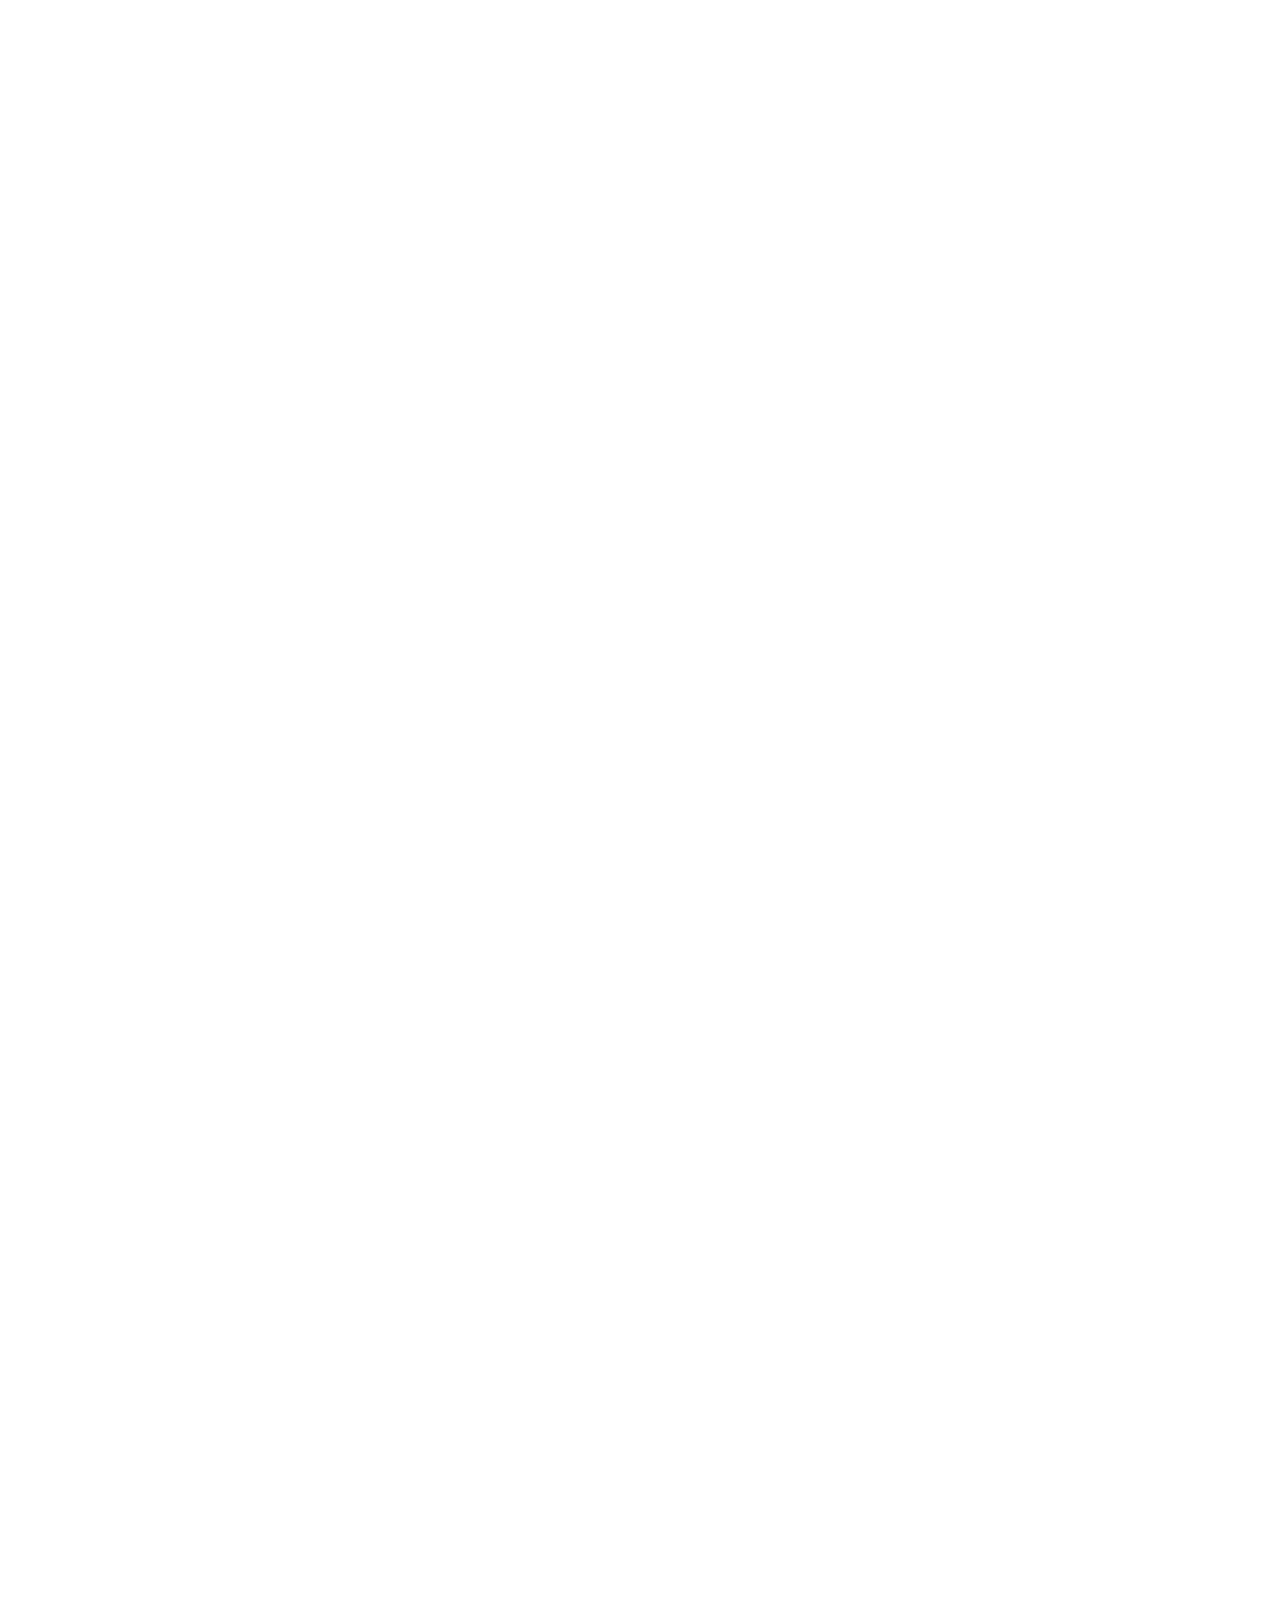
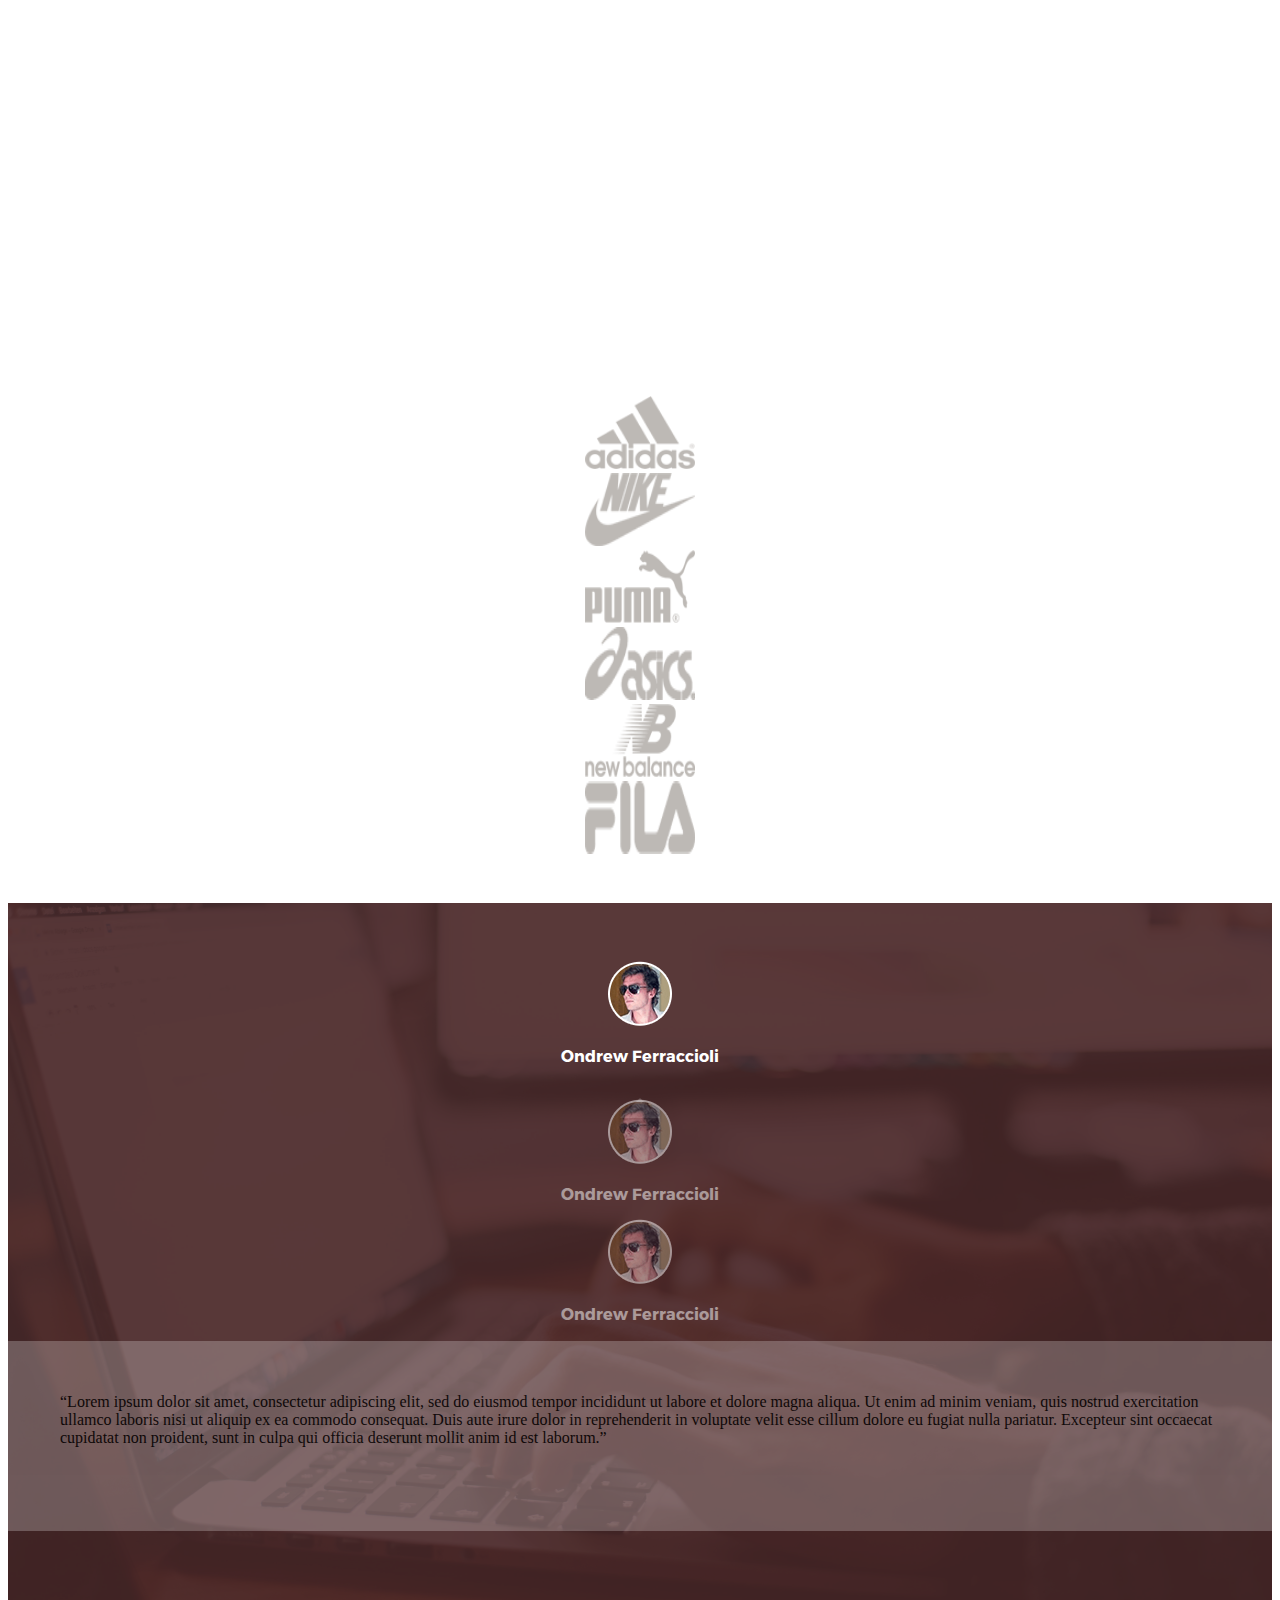
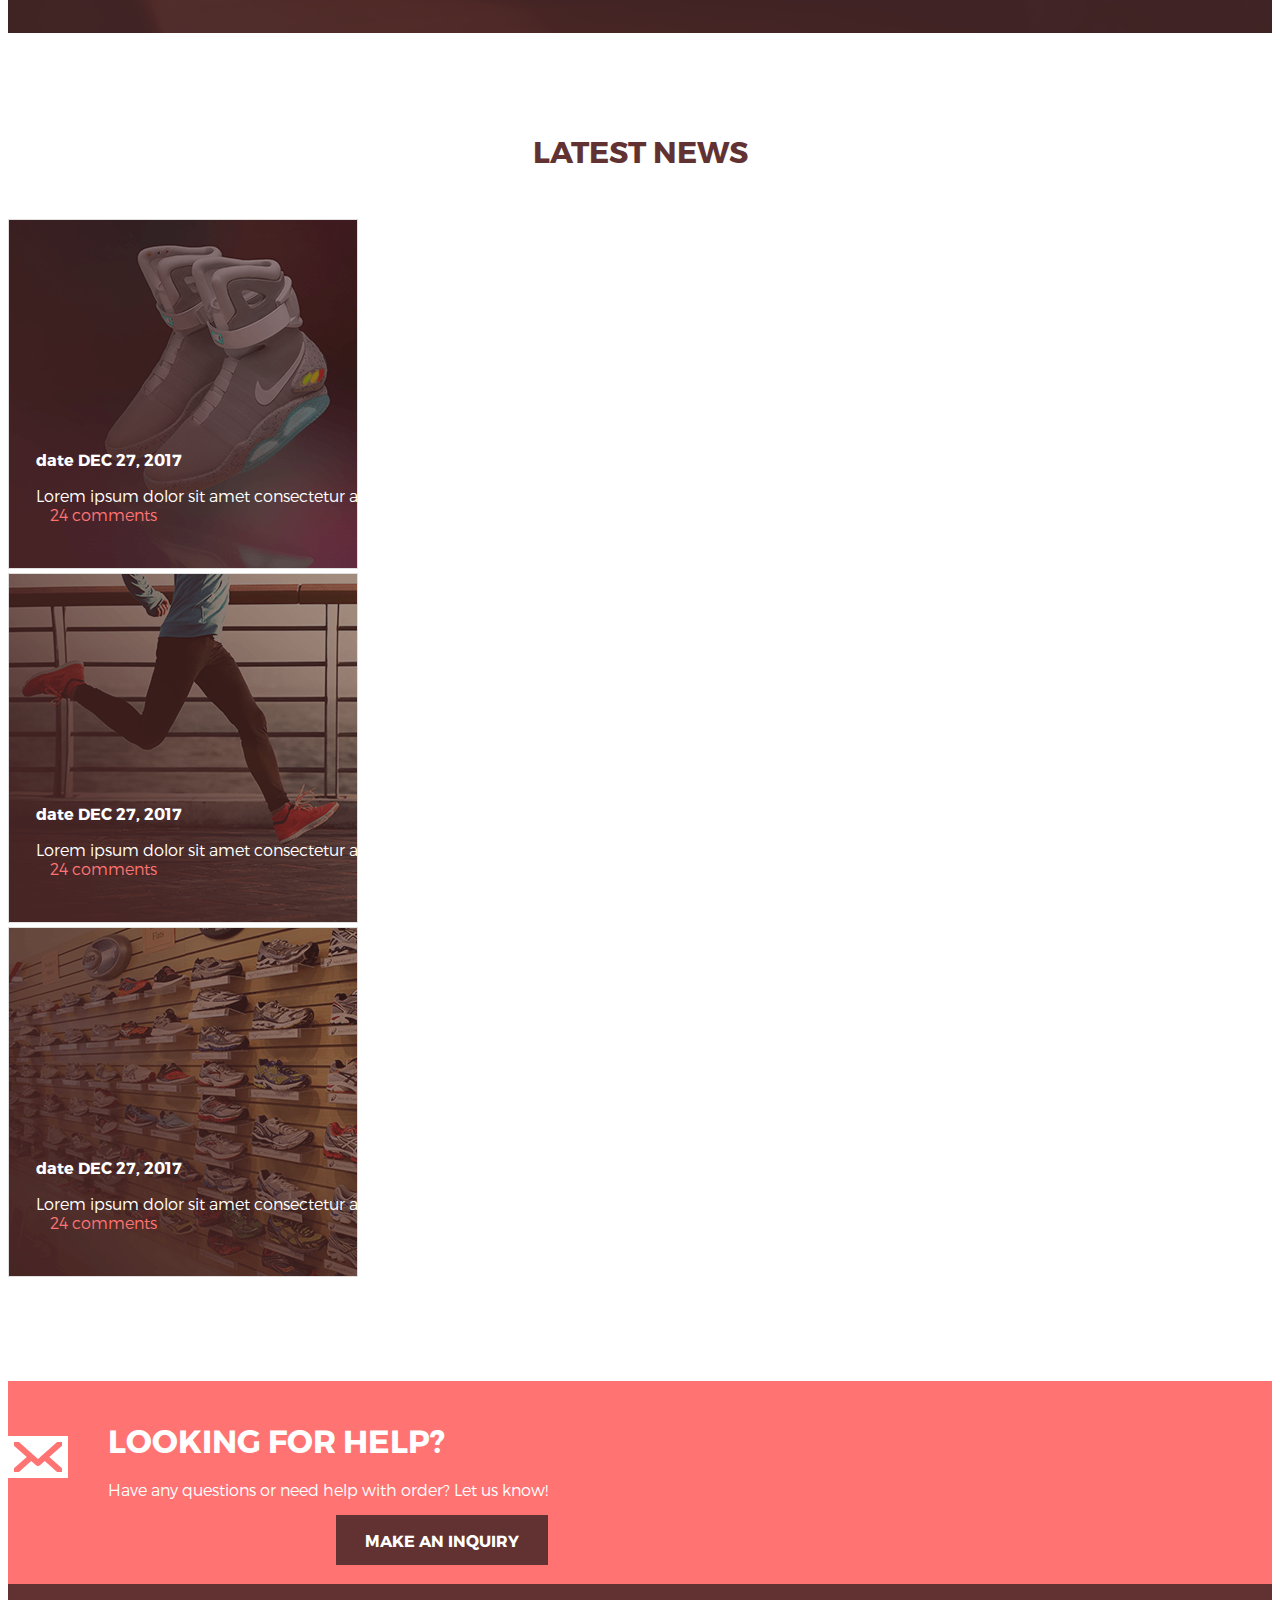
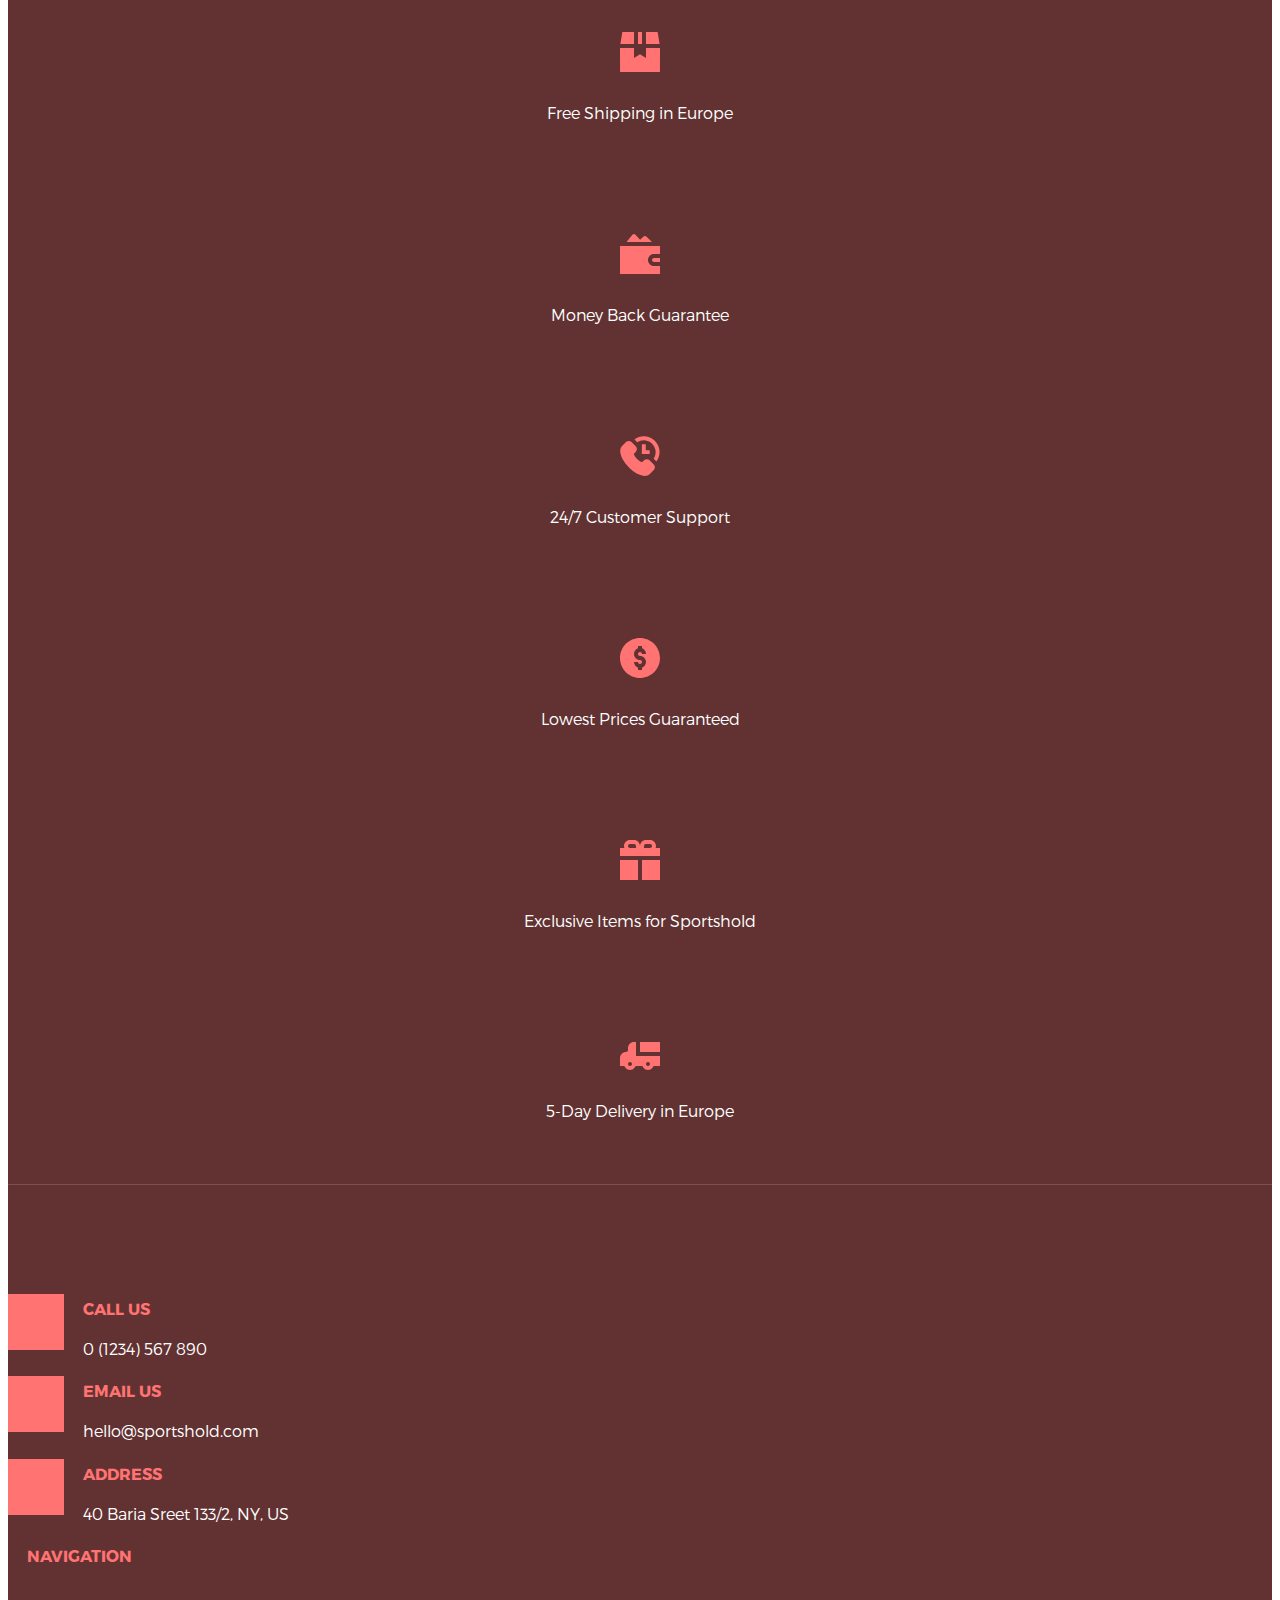
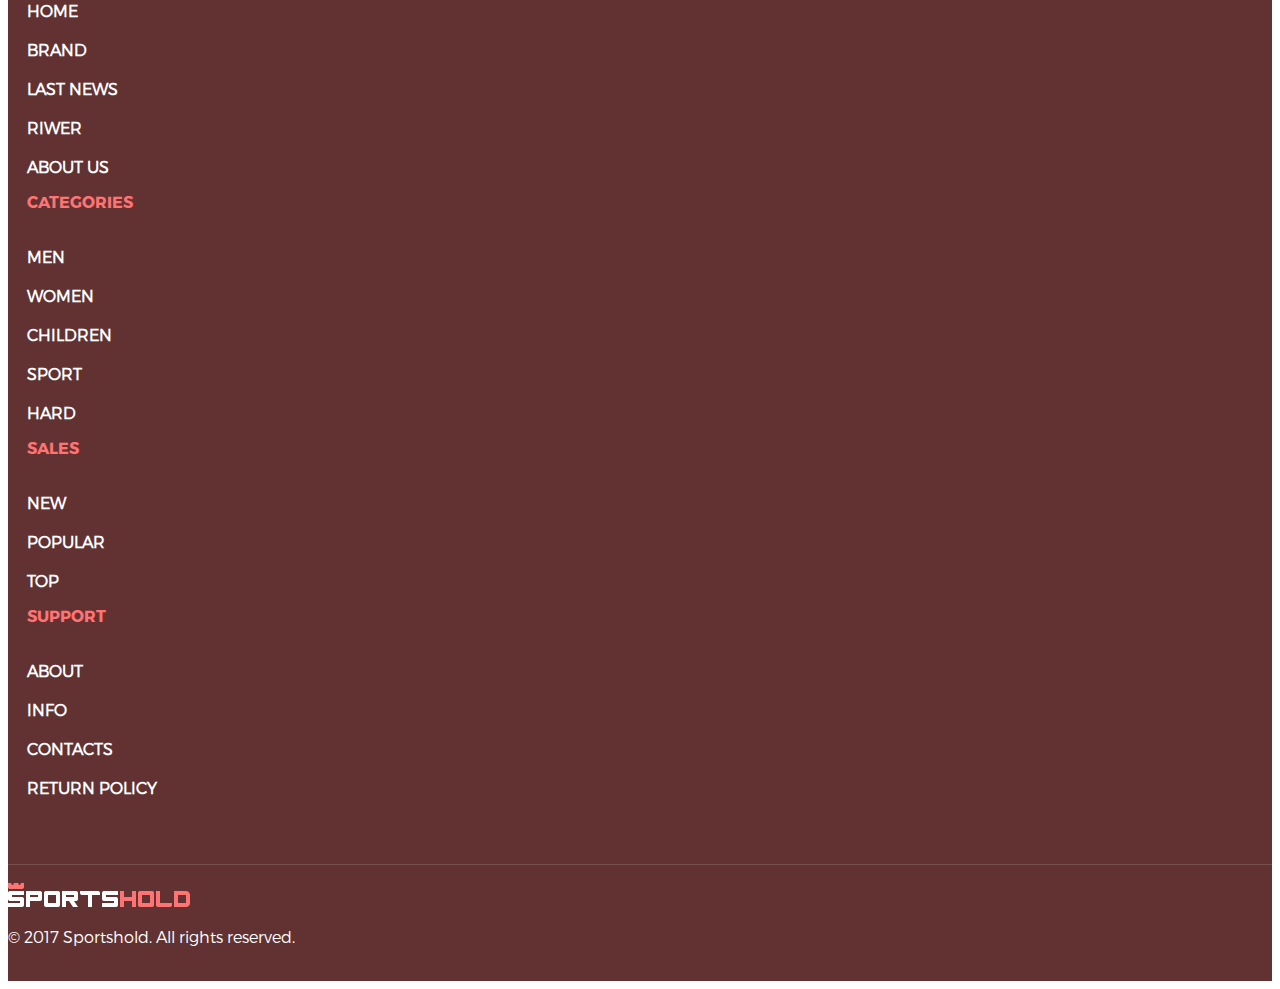
<file: sport-hold/index.html>
<!DOCTYPE html>
<html lang="ru-Ru">
  <head>
    <title>SportsHold</title>
    <meta charset="utf-8">
    <meta name="viewport" content="width=device-width, initial-scale=1">
    <meta name="GENERATOR" content="Microsoft FrontPage 4.0">
    <meta name="ProgId" content="FrontPage.Editor.Document">
    <link rel="shortcut icon" href="./icon.ico">
    <link rel="stylesheet" href="https://stackpath.bootstrapcdn.com/bootstrap/4.1.3/css/bootstrap.min.css" integrity="sha384-MCw98/SFnGE8fJT3GXwEOngsV7Zt27NXFoaoApmYm81iuXoPkFOJwJ8ERdknLPMO" crossorigin="anonymous">
    <link rel="stylesheet" href="./css/main.css">
    <link rel="stylesheet" href="./css/flex.css">
    <link rel="stylesheet" href="https://use.fontawesome.com/releases/v5.2.0/css/all.css" integrity="sha384-hWVjflwFxL6sNzntih27bfxkr27PmbbK/iSvJ+a4+0owXq79v+lsFkW54bOGbiDQ" crossorigin="anonymous">
    <link rel="stylesheet" href="https://cdn.jsdelivr.net/npm/animate.css@3.5.2/animate.min.css">
  </head>
  <body>
    <header>
      <div class="list-add animated slideInRight">
        <div class="id_prod">
          <div class="empt">Корзина пуста.</div>
          <ul class="li-add"></ul>
          <button class="btn-list-add form-view">оформить заказ</button>
        </div>
      </div>
      <nav class="navbar navbar-expand-lg navbar-light" id="nav-top"><a class="navbar-brand" href="#"></a>
        <button class="navbar-toggler" type="button" data-toggle="collapse" data-target="#navbarSupportedContent" aria-controls="navbarSupportedContent" aria-expanded="false" aria-label="Toggle navigation"><span class="navbar-toggler-icon"></span></button>
        <div class="container">
          <div class="collapse navbar-collapse" id="navbarSupportedContent">
            <ul style="margin-left: -2vw;">
              <li class="nav-item"><a href="#">Support</a></li>
              <li class="nav-item"> <a href="#">Delivery</a></li>
              <li class="nav-item"> <a href="#">Legal</a></li>
              <li class="nav-item"><a href="#">About Us</a></li>
            </ul>
            <ul>
              <li class="nav-item"><a href="#" id="cart">
                   <svg 
 xmlns="http://www.w3.org/2000/svg"
 xmlns:xlink="http://www.w3.org/1999/xlink"
 width="21px" height="20px">
<path fill-rule="evenodd"  fill="rgb(255, 255, 255)"
 d="M15.947,6.000 L15.947,5.000 C15.947,2.243 13.721,0.000 10.986,0.000 C8.251,0.000 6.025,2.243 6.025,5.000 L6.025,6.000 L0.978,6.000 L2.136,20.000 L19.836,20.000 L20.994,6.000 L15.947,6.000 ZM8.010,5.000 C8.010,3.346 9.345,2.000 10.986,2.000 C12.627,2.000 13.963,3.346 13.963,5.000 L13.963,6.000 L8.010,6.000 L8.010,5.000 ZM9.002,11.000 L5.033,11.000 L5.033,9.000 L9.002,9.000 L9.002,11.000 ZM16.939,11.000 L12.970,11.000 L12.970,9.000 L16.939,9.000 L16.939,11.000 Z"/>
</svg>
                  <div class="full-price">$ 0</div><span class="poduct-count">0 Items</span></a></li>
              <li class="nav-item active"> <a href="#">Login</a></li>
              <li class="nav-item active"> <a href="#">Register</a></li>
            </ul>
          </div>
        </div>
      </nav>
      <nav class="navbar navbar-expand-lg navbar-light" id="nav-bottom">
        <div class="container">
          <div class="row">
            <div class="col-12 col-sm-12 col-lg-3 main_flex__nowrap flex__align-items_center">
              <div class="logo"><img src="./img/logo.png"></div>
            </div>
            <div class="col-9 d-sm-none d-md-none d-none col-lg-9 main_flex__nowrap flex__jcontent_end d-lg-flex">
              <ul style="margin-right: -4vw;z-index: 4;">
                <li> <a href="#">Home</a></li>
                <li> <a href="#">Men</a></li>
                <li> <a href="#">Women</a></li>
                <li> <a href="#">Children</a></li>
                <li> <a href="#">Baby       </a></li>
              </ul>
            </div>
          </div>
        </div>
      </nav>
    </header>
    <div class="modal">
      <div class="container">
        <div class="wrap-form">
          <div class="close d-lg-none d-md-none">X</div>
          <div class="contact-info">
            <div class="tel">
              <h3>Вы можете нам позвонить:</h3>
              <p>+30000000000000000</p>
              <p>+30000000000000000</p>
            </div>
            <div class="logo-inf logo"><img class="phone" src="./img/logo.png" alt="logo"></div>
          </div>
          <form action="#">
            <div class="row">
              <div class="col-12 col-md-6 col-sm-12 col-lg-6 use-info">
                <label for="name">Ваше имя</label>
                <input class="form-control" type="text" name="name" id="name" onclick="$(this).css('border-color','#ccc')">
                <label for="email">Ваш Email</label>
                <input class="form-control" type="email" name="email" id="email" onclick="$(this).css('border-color','#ccc')">
                <label for="phone">Ваш телефон</label>
                <input class="form-control" type="tel" name="tel" id="phone" onclick="$(this).css('border-color','#ccc')">
              </div>
              <div class="col-12 col-md-6 col-sm-12 col-lg-6">
                <label for="msg">Сообщение(.....)</label>
                <textarea class="txt" rows="8" cols="45" name="text" id="msg"></textarea>
              </div>
            </div>
            <div class="hideWar">Проверьте корзину, перед отправкой формы.</div>
            <button class="btn" type="submit" name="btn" value="" id="send">Отправить</button>
            <div id="error-msg">
              <div class="prod-send"></div>
              <div></div><span></span>
            </div>
          </form>
        </div>
      </div>
    </div>
    <section class="fade" id="banner">
      <div class="container-fluid">
        <div class="row">
          <div class="col-7 col-lg-7 col-md-7 d-none d-sm-none d-xl-block d-md-block d-lg-block">
            <div class="wrap-z"><img src="./img/ked.png"></div>
          </div>
          <div class="col-12 col-lg-5 col-md-5 col-sm-12">
            <div class="banner-box__content"><span>From $80.00</span>
              <h1>Nike Air Max</h1>
              <h2>50 Variants</h2>
              <p>
                Since this is our favorite sneaker, we’re bringing you<br/> 50 variants to suit everyone’s needs.</p><a class="scrollto" href="#prodScroll">
                <button>BROWSE VARIANTS</button></a>
            </div>
          </div>
        </div>
      </div>
    </section>
    <section class="wow fadeInUp" id="news">
      <div class="container">
        <div class="row">
          <div class="col-12 col-lg-6 col-md-12 col-md-12"><a class="img-left__a" href="#"><img src="./img/Kyrie.png"></a></div>
          <div class="col-12 col-lg-6 col-md-12 col-md-12"><a class="img-top__a" href="#"><img src="./img/New Arrivals.png"></a>
            <div class="row">
              <div class="col-12 col-sm-12 col-md-12 col-lg-6 padding-l_r"><a class="img-bottom__1__a" href="#"><img src="./img/Athletes.png"></a></div>
              <div class="col-12 col-sm-12 col-md-12 col-lg-6"><a class="img-bottom__2__a" href="#"><img src="./img/Premium.png"></a></div>
            </div>
          </div>
        </div>
      </div>
    </section>
    <section class="wow fadeInUp" id="product">
      <div class="container" id="prodScroll">
        <div class="tab-menu">
          <div class="tab-menu__prod">new</div>
          <div class="tab-menu__prod">pupular</div>
          <div class="tab-menu__prod">top</div>
        </div>
        <div class="prod-link">
          <div class="row tab-prod fade">
                <div class="col-6 col-lg-3 col-md-6 col-sm-6"><a class="product" href="#">
                    <div class="wrap">
                      <div class="wrap-price">
                        <div class="price">
                          <p class="price-prod">$55.00</p>
                          <p>$60.00</p>
                        </div>
                        <div class="sel">-25%</div>
                      </div>
                      <div class="prod-img"><img class="prod-img__c" src="./img/p7.png"></div>
                      <div class="info">
                        <p>men</p><span class="title-prod">Converse Breakpoint&lt;br&gt; Suede Blue</span>
                        <p class="cod">#16378271
                          <button class="btn-list-add add" id="1">+</button>
                        </p>
                      </div>
                    </div></a></div>
                <div class="col-6 col-lg-3 col-md-6 col-sm-6"><a class="product" href="#">
                    <div class="wrap">
                      <div class="wrap-price">
                        <div class="price">
                          <p class="price-prod">$60.00</p>
                          <p></p>
                        </div>
                        <div class="sel"></div>
                      </div>
                      <div class="prod-img"><img class="prod-img__c" src="./img/p5.png"></div>
                      <div class="info">
                        <p>men</p><span class="title-prod">Converse Breakpoint&lt;br&gt; Suede Blue</span>
                        <p class="cod">#16378272
                          <button class="btn-list-add add" id="2">+</button>
                        </p>
                      </div>
                    </div></a></div>
                <div class="col-6 col-lg-3 col-md-6 col-sm-6"><a class="product" href="#">
                    <div class="wrap">
                      <div class="wrap-price">
                        <div class="price">
                          <p class="price-prod">$45.00</p>
                          <p></p>
                        </div>
                        <div class="sel"></div>
                      </div>
                      <div class="prod-img"><img class="prod-img__c" src="./img/p3.png"></div>
                      <div class="info">
                        <p>men</p><span class="title-prod">Converse Breakpoint&lt;br&gt; Suede Blue</span>
                        <p class="cod">#16378273
                          <button class="btn-list-add add" id="3">+</button>
                        </p>
                      </div>
                    </div></a></div>
                <div class="col-6 col-lg-3 col-md-6 col-sm-6"><a class="product" href="#">
                    <div class="wrap">
                      <div class="wrap-price">
                        <div class="price">
                          <p class="price-prod">$45.00</p>
                          <p></p>
                        </div>
                        <div class="sel"></div>
                      </div>
                      <div class="prod-img"><img class="prod-img__c" src="./img/p4.png"></div>
                      <div class="info">
                        <p>men</p><span class="title-prod">Converse Breakpoint&lt;br&gt; Suede Blue</span>
                        <p class="cod">#16378274
                          <button class="btn-list-add add" id="4">+</button>
                        </p>
                      </div>
                    </div></a></div>
                <div class="col-6 col-lg-3 col-md-6 col-sm-6"><a class="product" href="#">
                    <div class="wrap">
                      <div class="wrap-price">
                        <div class="price">
                          <p class="price-prod">$45.00</p>
                          <p>$60.00</p>
                        </div>
                        <div class="sel">-25%</div>
                      </div>
                      <div class="prod-img"><img class="prod-img__c" src="./img/p5.png"></div>
                      <div class="info">
                        <p>men</p><span class="title-prod">Converse Breakpoint&lt;br&gt; Suede Blue</span>
                        <p class="cod">#16378275
                          <button class="btn-list-add add" id="5">+</button>
                        </p>
                      </div>
                    </div></a></div>
                <div class="col-6 col-lg-3 col-md-6 col-sm-6"><a class="product" href="#">
                    <div class="wrap">
                      <div class="wrap-price">
                        <div class="price">
                          <p class="price-prod">$45.00</p>
                          <p>$60.00</p>
                        </div>
                        <div class="sel">-25%</div>
                      </div>
                      <div class="prod-img"><img class="prod-img__c" src="./img/p6.png"></div>
                      <div class="info">
                        <p>men</p><span class="title-prod">Converse Breakpoint&lt;br&gt; Suede Blue</span>
                        <p class="cod">#16378276
                          <button class="btn-list-add add" id="6">+</button>
                        </p>
                      </div>
                    </div></a></div>
                <div class="col-6 col-lg-3 col-md-6 col-sm-6"><a class="product" href="#">
                    <div class="wrap">
                      <div class="wrap-price">
                        <div class="price">
                          <p class="price-prod">$45.00</p>
                          <p></p>
                        </div>
                        <div class="sel"></div>
                      </div>
                      <div class="prod-img"><img class="prod-img__c" src="./img/p7.png"></div>
                      <div class="info">
                        <p>men</p><span class="title-prod">Converse Breakpoint&lt;br&gt; Suede Blue</span>
                        <p class="cod">#16378277
                          <button class="btn-list-add add" id="7">+</button>
                        </p>
                      </div>
                    </div></a></div>
                <div class="col-6 col-lg-3 col-md-6 col-sm-6"><a class="product" href="#">
                    <div class="wrap">
                      <div class="wrap-price">
                        <div class="price">
                          <p class="price-prod">$45.00</p>
                          <p></p>
                        </div>
                        <div class="sel"></div>
                      </div>
                      <div class="prod-img"><img class="prod-img__c" src="./img/p8.png"></div>
                      <div class="info">
                        <p>men</p><span class="title-prod">Converse Breakpoint&lt;br&gt; Suede Blue</span>
                        <p class="cod">#16378278
                          <button class="btn-list-add add" id="8">+</button>
                        </p>
                      </div>
                    </div></a></div>
          </div>
          <div class="row tab-prod fade">
                <div class="col-6 col-lg-3 col-md-6 col-sm-6"><a class="product" href="#">
                    <div class="wrap">
                      <div class="wrap-price">
                        <div class="price">
                          <p class="price-prod">$415.00</p>
                          <p>$60.00</p>
                        </div>
                        <div class="sel">-25%</div>
                      </div>
                      <div class="prod-img"><img class="prod-img__c" src="./img/p7.png"></div>
                      <div class="info">
                        <p>men</p><span class="title-prod">Converse Breakpoint&lt;br&gt; Suede Blue</span>
                        <p class="cod">#16378279
                          <button class="btn-list-add add" id="9">+</button>
                        </p>
                      </div>
                    </div></a></div>
                <div class="col-6 col-lg-3 col-md-6 col-sm-6"><a class="product" href="#">
                    <div class="wrap">
                      <div class="wrap-price">
                        <div class="price">
                          <p class="price-prod">$45.00</p>
                          <p></p>
                        </div>
                        <div class="sel"></div>
                      </div>
                      <div class="prod-img"><img class="prod-img__c" src="./img/p5.png"></div>
                      <div class="info">
                        <p>men</p><span class="title-prod">Converse Breakpoint&lt;br&gt; Suede Blue</span>
                        <p class="cod">#16378211
                          <button class="btn-list-add add" id="10">+</button>
                        </p>
                      </div>
                    </div></a></div>
                <div class="col-6 col-lg-3 col-md-6 col-sm-6"><a class="product" href="#">
                    <div class="wrap">
                      <div class="wrap-price">
                        <div class="price">
                          <p class="price-prod">$45.00</p>
                          <p></p>
                        </div>
                        <div class="sel"></div>
                      </div>
                      <div class="prod-img"><img class="prod-img__c" src="./img/p3.png"></div>
                      <div class="info">
                        <p>men</p><span class="title-prod">Converse Breakpoint&lt;br&gt; Suede Blue</span>
                        <p class="cod">#16378221
                          <button class="btn-list-add add" id="11">+</button>
                        </p>
                      </div>
                    </div></a></div>
                <div class="col-6 col-lg-3 col-md-6 col-sm-6"><a class="product" href="#">
                    <div class="wrap">
                      <div class="wrap-price">
                        <div class="price">
                          <p class="price-prod">$45.00</p>
                          <p></p>
                        </div>
                        <div class="sel"></div>
                      </div>
                      <div class="prod-img"><img class="prod-img__c" src="./img/p4.png"></div>
                      <div class="info">
                        <p>men</p><span class="title-prod">Converse Breakpoint&lt;br&gt; Suede Blue</span>
                        <p class="cod">#16378231
                          <button class="btn-list-add add" id="12">+</button>
                        </p>
                      </div>
                    </div></a></div>
                <div class="col-6 col-lg-3 col-md-6 col-sm-6"><a class="product" href="#">
                    <div class="wrap">
                      <div class="wrap-price">
                        <div class="price">
                          <p class="price-prod">$45.00</p>
                          <p>$60.00</p>
                        </div>
                        <div class="sel">-25%</div>
                      </div>
                      <div class="prod-img"><img class="prod-img__c" src="./img/p5.png"></div>
                      <div class="info">
                        <p>men</p><span class="title-prod">Converse Breakpoint&lt;br&gt; Suede Blue</span>
                        <p class="cod">#16378241
                          <button class="btn-list-add add" id="13">+</button>
                        </p>
                      </div>
                    </div></a></div>
                <div class="col-6 col-lg-3 col-md-6 col-sm-6"><a class="product" href="#">
                    <div class="wrap">
                      <div class="wrap-price">
                        <div class="price">
                          <p class="price-prod">$45.00</p>
                          <p>$60.00</p>
                        </div>
                        <div class="sel">-25%</div>
                      </div>
                      <div class="prod-img"><img class="prod-img__c" src="./img/p6.png"></div>
                      <div class="info">
                        <p>men</p><span class="title-prod">Converse Breakpoint&lt;br&gt; Suede Blue</span>
                        <p class="cod">#16378251
                          <button class="btn-list-add add" id="14">+</button>
                        </p>
                      </div>
                    </div></a></div>
                <div class="col-6 col-lg-3 col-md-6 col-sm-6"><a class="product" href="#">
                    <div class="wrap">
                      <div class="wrap-price">
                        <div class="price">
                          <p class="price-prod">$45.00</p>
                          <p></p>
                        </div>
                        <div class="sel"></div>
                      </div>
                      <div class="prod-img"><img class="prod-img__c" src="./img/p7.png"></div>
                      <div class="info">
                        <p>men</p><span class="title-prod">Converse Breakpoint&lt;br&gt; Suede Blue</span>
                        <p class="cod">#16378261
                          <button class="btn-list-add add" id="15">+</button>
                        </p>
                      </div>
                    </div></a></div>
                <div class="col-6 col-lg-3 col-md-6 col-sm-6"><a class="product" href="#">
                    <div class="wrap">
                      <div class="wrap-price">
                        <div class="price">
                          <p class="price-prod">$45.00</p>
                          <p></p>
                        </div>
                        <div class="sel"></div>
                      </div>
                      <div class="prod-img"><img class="prod-img__c" src="./img/p8.png"></div>
                      <div class="info">
                        <p>men</p><span class="title-prod">Converse Breakpoint&lt;br&gt; Suede Blue</span>
                        <p class="cod">#16378271
                          <button class="btn-list-add add" id="16">+</button>
                        </p>
                      </div>
                    </div></a></div>
          </div>
          <div class="row tab-prod fade">
                <div class="col-6 col-lg-3 col-md-6 col-sm-6"><a class="product" href="#">
                    <div class="wrap">
                      <div class="wrap-price">
                        <div class="price">
                          <p class="price-prod">$45.00</p>
                          <p>$60.00</p>
                        </div>
                        <div class="sel">-25%</div>
                      </div>
                      <div class="prod-img"><img class="prod-img__c" src="./img/p7.png"></div>
                      <div class="info">
                        <p>men</p><span class="title-prod">Converse Breakpoint&lt;br&gt; Suede Blue</span>
                        <p class="cod">#16378281
                          <button class="btn-list-add add" id="17">+</button>
                        </p>
                      </div>
                    </div></a></div>
                <div class="col-6 col-lg-3 col-md-6 col-sm-6"><a class="product" href="#">
                    <div class="wrap">
                      <div class="wrap-price">
                        <div class="price">
                          <p class="price-prod">$45.00</p>
                          <p></p>
                        </div>
                        <div class="sel"></div>
                      </div>
                      <div class="prod-img"><img class="prod-img__c" src="./img/p5.png"></div>
                      <div class="info">
                        <p>men</p><span class="title-prod">Converse Breakpoint&lt;br&gt; Suede Blue</span>
                        <p class="cod">#16378291
                          <button class="btn-list-add add" id="18">+</button>
                        </p>
                      </div>
                    </div></a></div>
                <div class="col-6 col-lg-3 col-md-6 col-sm-6"><a class="product" href="#">
                    <div class="wrap">
                      <div class="wrap-price">
                        <div class="price">
                          <p class="price-prod">$45.00</p>
                          <p></p>
                        </div>
                        <div class="sel"></div>
                      </div>
                      <div class="prod-img"><img class="prod-img__c" src="./img/p3.png"></div>
                      <div class="info">
                        <p>men</p><span class="title-prod">Converse Breakpoint&lt;br&gt; Suede Blue</span>
                        <p class="cod">#16378171
                          <button class="btn-list-add add" id="19">+</button>
                        </p>
                      </div>
                    </div></a></div>
                <div class="col-6 col-lg-3 col-md-6 col-sm-6"><a class="product" href="#">
                    <div class="wrap">
                      <div class="wrap-price">
                        <div class="price">
                          <p class="price-prod">$45.00</p>
                          <p></p>
                        </div>
                        <div class="sel"></div>
                      </div>
                      <div class="prod-img"><img class="prod-img__c" src="./img/p4.png"></div>
                      <div class="info">
                        <p>men</p><span class="title-prod">Converse Breakpoint&lt;br&gt; Suede Blue</span>
                        <p class="cod">#16378271
                          <button class="btn-list-add add" id="20">+</button>
                        </p>
                      </div>
                    </div></a></div>
                <div class="col-6 col-lg-3 col-md-6 col-sm-6"><a class="product" href="#">
                    <div class="wrap">
                      <div class="wrap-price">
                        <div class="price">
                          <p class="price-prod">$45.00</p>
                          <p>$60.00</p>
                        </div>
                        <div class="sel">-25%</div>
                      </div>
                      <div class="prod-img"><img class="prod-img__c" src="./img/p5.png"></div>
                      <div class="info">
                        <p>men</p><span class="title-prod">Converse Breakpoint&lt;br&gt; Suede Blue</span>
                        <p class="cod">#16378371
                          <button class="btn-list-add add" id="21">+</button>
                        </p>
                      </div>
                    </div></a></div>
                <div class="col-6 col-lg-3 col-md-6 col-sm-6"><a class="product" href="#">
                    <div class="wrap">
                      <div class="wrap-price">
                        <div class="price">
                          <p class="price-prod">$45.00</p>
                          <p>$60.00</p>
                        </div>
                        <div class="sel">-25%</div>
                      </div>
                      <div class="prod-img"><img class="prod-img__c" src="./img/p6.png"></div>
                      <div class="info">
                        <p>men</p><span class="title-prod">Converse Breakpoint&lt;br&gt; Suede Blue</span>
                        <p class="cod">#16378471
                          <button class="btn-list-add add" id="22">+</button>
                        </p>
                      </div>
                    </div></a></div>
                <div class="col-6 col-lg-3 col-md-6 col-sm-6"><a class="product" href="#">
                    <div class="wrap">
                      <div class="wrap-price">
                        <div class="price">
                          <p class="price-prod">$45.00</p>
                          <p></p>
                        </div>
                        <div class="sel"></div>
                      </div>
                      <div class="prod-img"><img class="prod-img__c" src="./img/p7.png"></div>
                      <div class="info">
                        <p>men</p><span class="title-prod">Converse Breakpoint&lt;br&gt; Suede Blue</span>
                        <p class="cod">#16378571
                          <button class="btn-list-add add" id="23">+</button>
                        </p>
                      </div>
                    </div></a></div>
                <div class="col-6 col-lg-3 col-md-6 col-sm-6"><a class="product" href="#">
                    <div class="wrap">
                      <div class="wrap-price">
                        <div class="price">
                          <p class="price-prod">$45.00</p>
                          <p></p>
                        </div>
                        <div class="sel"></div>
                      </div>
                      <div class="prod-img"><img class="prod-img__c" src="./img/p8.png"></div>
                      <div class="info">
                        <p>men</p><span class="title-prod">Converse Breakpoint&lt;br&gt; Suede Blue</span>
                        <p class="cod">#16378671
                          <button class="btn-list-add add" id="24">+</button>
                        </p>
                      </div>
                    </div></a></div>
          </div>
        </div>
      </div>
    </section>
    <section id="top-brand">
      <div class="container">
        <div class="row">
          <div class="col-2 col-lg-2 col-md-4"><img src="./img/w1.png"></div>
          <div class="col-2 col-lg-2 col-md-4"><img src="./img/w2.png"></div>
          <div class="col-2 col-lg-2 col-md-4"><img src="./img/w3.png"></div>
          <div class="col-2 col-lg-2 col-md-4 mg-top"><img src="./img/w4.png"></div>
          <div class="col-2 col-lg-2 col-md-4 mg-top"><img src="./img/w5.png"></div>
          <div class="col-2 col-lg-2 col-md-4 mg-top"><img src="./img/w6.png"></div>
        </div>
      </div>
    </section>
    <section id="com-slider">
      <div class="overlay">
        <div class="container">
          <div class="row justify-content-center">
                <div class="col-2 com-p fade"><img src="./img/sl1.png">
                  <p class="name">Ondrew Ferraccioli</p>
                  <div class="stars"><i class="fas fa-star"></i><i class="fas fa-star"></i><i class="fas fa-star"></i><i class="fas fa-star"></i><i class="fas fa-star"></i>
                  </div>
                  <div class="comments hide">“Lorem ipsum dolor sit amet, consectetur adipiscing elit, sed do eiusmod tempor incididunt ut labore et dolore magna aliqua. Ut enim ad minim veniam, quis nostrud exercitation ullamco laboris nisi ut aliquip ex ea commodo consequat. Duis aute irure dolor in reprehenderit in voluptate velit esse cillum dolore eu fugiat nulla pariatur. Excepteur sint occaecat cupidatat non proident, sunt in culpa qui officia deserunt mollit anim id est laborum.”</div>
                </div>
                <div class="col-2 com-p fade"><img src="./img/sl1.png">
                  <p class="name">Ondrew Ferraccioli</p>
                  <div class="stars"><i class="fas fa-star"></i><i class="far fa-star"></i><i class="far fa-star"></i><i class="far fa-star"></i><i class="far fa-star"></i>
                  </div>
                  <div class="comments hide">“32Lorem ipsum dolor sit amet, consectetur adipiscing elit, sed do eiusmod tempor incididunt ut labore et dolore magna aliqua. Ut enim ad minim veniam, quis nostrud exercitation ullamco laboris nisi ut aliquip ex ea commodo consequat. Duis aute irure dolor in reprehenderit in voluptate velit esse cillum dolore eu fugiat nulla pariatur. Excepteur sint occaecat cupidatat non proident, sunt in culpa qui officia deserunt mollit anim id est laborum.”</div>
                </div>
                <div class="col-2 com-p fade"><img src="./img/sl1.png">
                  <p class="name">Ondrew Ferraccioli</p>
                  <div class="stars"><i class="fas fa-star"></i><i class="fas fa-star"></i><i class="fas fa-star"></i><i class="far fa-star"></i><i class="far fa-star"></i>
                  </div>
                  <div class="comments hide">“11Lorem ipsum dolor sit amet, consectetur adipiscing elit, sed do eiusmod tempor incididunt ut labore et dolore magna aliqua. Ut enim ad minim veniam, quis nostrud exercitation ullamco laboris nisi ut aliquip ex ea commodo consequat. Duis aute irure dolor in reprehenderit in voluptate velit esse cillum dolore eu fugiat nulla pariatur. Excepteur sint occaecat cupidatat non proident, sunt in culpa qui officia deserunt mollit anim id est laborum.”</div>
                </div>
          </div>
          <div class="col-xl-12 msg slideInLeftMy"> </div>
        </div>
      </div>
    </section>
    <section id="last-news">
      <div class="container">
        <div class="title__last-news">LATEST NEWS</div>
        <div class="row">
              <div class="col-4 col-lg-4 col-md-6 col-sm-6"><a class="post" href="#"><img src="./img/news1.png">
                  <div class="post-info"><span class="date">date DEC 27, 2017</span>
                    <p class="content">Lorem ipsum dolor sit amet consectetur adipiscing</p>
                    <div class="comment"> <i class="fas fa-comments"></i><span>24 comments</span></div>
                  </div></a></div>
              <div class="col-4 col-lg-4 col-md-6 col-sm-6"><a class="post" href="#"><img src="./img/news2.png">
                  <div class="post-info"><span class="date">date DEC 27, 2017</span>
                    <p class="content">Lorem ipsum dolor sit amet consectetur adipiscing</p>
                    <div class="comment"> <i class="fas fa-comments"></i><span>24 comments</span></div>
                  </div></a></div>
              <div class="col-4 col-lg-4 col-md-6 col-sm-6"><a class="post" href="#"><img src="./img/news3.png">
                  <div class="post-info"><span class="date">date DEC 27, 2017</span>
                    <p class="content">Lorem ipsum dolor sit amet consectetur adipiscing</p>
                    <div class="comment"> <i class="fas fa-comments"></i><span>24 comments</span></div>
                  </div></a></div>
        </div>
      </div>
    </section>
    <section id="info-bloks">
      <div class="block-send__msg">
        <div class="container">
          <div class="row">
            <div class="col-12 col-md-12 col-sm-12 col-lg-7 wrap-cen"><svg 
 xmlns="http://www.w3.org/2000/svg"
 xmlns:xlink="http://www.w3.org/1999/xlink"
 >
<path fill-rule="evenodd"  fill="rgb(255, 255, 255)"
 d="M-0.000,0.000 L-0.000,42.000 L60.000,42.000 L60.000,0.000 L-0.000,0.000 ZM53.989,9.694 L41.269,21.004 L53.989,32.314 L53.989,36.004 L49.099,36.004 L36.769,25.024 L31.999,29.253 C31.429,29.734 30.709,30.004 29.989,30.004 C29.299,30.004 28.579,29.734 28.009,29.253 L23.239,25.024 L10.879,36.004 L5.989,36.004 L5.989,32.314 L18.739,21.004 L5.989,9.694 L5.989,6.004 L10.909,6.004 L29.989,22.984 L49.099,6.004 L53.989,6.004 L53.989,9.694 Z"/>
</svg>
              <div class="title-msg">
                <h1>Looking for help?</h1>
                <p>Have any questions or need help with order? Let us know!</p>
              </div>
            </div>
            <div class="col-12 col-md-12 col-sm-12 col-lg-5 wrap-end"><a href="#">
                <button class="view-form">MAKE AN INQUIRY  </button></a></div>
          </div>
        </div>
      </div>
      <div class="wrap-icon-info">
        <div class="container">
          <div class="row">
            <div class="col-4 col-lg-2 col-md-2 col-sm-4 box-disp"><svg 
 xmlns="http://www.w3.org/2000/svg"
 xmlns:xlink="http://www.w3.org/1999/xlink"
 width="40px" height="40px">
<path fill-rule="evenodd"  fill="rgb(255, 115, 115)"
 d="M25.982,0.000 L37.649,0.000 L39.600,12.000 L25.982,12.000 L25.982,0.000 ZM18.005,0.000 L21.994,0.000 L21.994,12.000 L18.005,12.000 L18.005,0.000 ZM25.982,26.084 L25.982,16.000 L40.002,16.000 L39.942,40.000 L0.057,40.000 L-0.009,16.000 L14.016,16.000 L14.016,26.084 L19.999,22.354 L25.982,26.084 ZM2.353,0.000 L14.016,0.000 L14.016,12.000 L0.384,12.000 L2.353,0.000 Z"/>
</svg>
              <p>Free Shipping in Europe</p>
            </div>
            <div class="col-4 col-lg-2 col-md-2 col-sm-4 box-disp"><svg 
 xmlns="http://www.w3.org/2000/svg"
 xmlns:xlink="http://www.w3.org/1999/xlink"
 width="40px" height="40px">
<path fill-rule="evenodd"  fill="rgb(255, 115, 115)"
 d="M31.999,26.002 C31.999,24.898 32.894,24.003 33.999,24.003 L39.999,24.003 L39.999,28.001 L33.999,28.001 C32.894,28.001 31.999,27.106 31.999,26.002 ZM40.000,40.001 L-0.000,40.001 L-0.000,12.013 L40.000,12.013 L40.000,20.010 L34.000,20.010 C30.686,20.010 28.000,22.695 28.000,26.007 C28.000,29.319 30.686,32.005 34.000,32.005 L40.000,32.005 L40.000,40.001 ZM12.440,0.739 C12.820,0.299 13.360,0.019 13.940,0.019 C14.540,-0.001 15.100,0.239 15.480,0.679 L20.100,5.796 L23.580,2.558 C24.360,1.818 25.580,1.838 26.340,2.578 L31.980,8.015 L6.500,8.015 L12.440,0.739 Z"/>
</svg>
              <p>Money Back Guarantee</p>
            </div>
            <div class="col-4 col-lg-2 col-md-2 col-sm-4 box-disp"><svg 
 xmlns="http://www.w3.org/2000/svg"
 xmlns:xlink="http://www.w3.org/1999/xlink"
 width="40px" height="40px">
<path fill-rule="evenodd"  fill="rgb(255, 115, 115)"
 d="M36.411,25.566 L33.618,22.755 C35.268,20.303 35.966,17.246 35.460,14.115 C34.653,9.117 30.616,5.117 25.641,4.387 C22.606,3.940 19.646,4.658 17.257,6.280 L14.459,3.464 C17.738,0.994 21.912,-0.154 26.206,0.474 C32.859,1.450 38.258,6.799 39.336,13.481 C40.051,17.908 38.921,22.204 36.411,25.566 ZM21.848,8.234 L25.775,8.234 L25.775,14.165 L29.702,14.165 L29.702,18.119 L21.848,18.119 L21.848,8.234 ZM15.711,15.907 L13.919,17.711 C13.915,18.315 14.598,20.379 17.099,22.897 C19.593,25.408 21.638,26.099 22.245,26.099 C22.246,26.099 22.247,26.099 22.249,26.099 L24.041,24.295 C25.575,22.751 28.061,22.751 29.595,24.295 L33.760,28.489 C35.294,30.033 35.294,32.536 33.760,34.080 L29.851,38.017 C28.591,39.285 26.862,39.892 24.843,39.892 C20.288,39.892 14.252,36.806 8.768,31.284 C0.853,23.316 -2.022,14.190 2.082,10.058 L5.991,6.121 C7.525,4.577 10.011,4.577 11.545,6.121 L15.711,10.315 C17.245,11.859 17.244,14.363 15.711,15.907 Z"/>
</svg>
              <p>24/7 Customer Support</p>
            </div>
            <div class="col-4 col-lg-2 col-md-2 col-sm-4 box-disp"><svg 
 xmlns="http://www.w3.org/2000/svg"
 xmlns:xlink="http://www.w3.org/1999/xlink"
 width="40px" height="40px">
<path fill-rule="evenodd"  fill="rgb(255, 115, 115)"
 d="M20.000,0.000 C8.972,0.000 0.000,8.972 0.000,20.000 C0.000,31.028 8.972,40.000 20.000,40.000 C31.028,40.000 40.000,31.028 40.000,20.000 C40.000,8.972 31.028,0.000 20.000,0.000 ZM20.000,18.000 C23.309,18.000 26.000,20.691 26.000,24.000 C26.000,26.604 24.323,28.803 22.000,29.632 L22.000,32.000 L18.000,32.000 L18.000,29.631 C15.677,28.803 14.000,26.604 14.000,24.000 L18.000,24.000 C18.000,25.103 18.898,26.000 20.000,26.000 C21.103,26.000 22.000,25.103 22.000,24.000 C22.000,22.898 21.103,22.000 20.000,22.000 C16.691,22.000 14.000,19.308 14.000,16.000 C14.000,13.396 15.677,11.197 18.000,10.369 L18.000,8.000 L22.000,8.000 L22.000,10.369 C24.323,11.197 26.000,13.396 26.000,16.000 L22.000,16.000 C22.000,14.898 21.103,14.000 20.000,14.000 C18.898,14.000 18.000,14.898 18.000,16.000 C18.000,17.103 18.898,18.000 20.000,18.000 Z"/>
</svg>
              <p>Lowest Prices Guaranteed</p>
            </div>
            <div class="col-4 col-lg-2 col-md-2 col-sm-4 box-disp"><svg 
 xmlns="http://www.w3.org/2000/svg"
 xmlns:xlink="http://www.w3.org/1999/xlink"
 width="40px" height="40px">
<path fill-rule="evenodd"  fill="rgb(255, 115, 115)"
 d="M22.000,40.000 L22.000,20.000 L40.000,20.000 L40.000,40.000 L22.000,40.000 ZM-0.000,8.000 L4.369,8.000 C4.145,7.371 4.000,6.705 4.000,6.000 C4.000,2.692 6.691,0.000 10.000,0.000 L14.000,0.000 C17.309,0.000 20.000,2.692 20.000,6.000 C20.000,2.692 22.691,0.000 26.000,0.000 L30.000,0.000 C33.309,0.000 36.000,2.692 36.000,6.000 C36.000,6.705 35.855,7.371 35.631,8.000 L40.000,8.000 L40.000,16.000 L-0.000,16.000 L-0.000,8.000 ZM24.000,8.000 L30.000,8.000 C31.103,8.000 32.000,7.103 32.000,6.000 C32.000,4.898 31.103,4.000 30.000,4.000 L26.000,4.000 C24.896,4.000 24.000,4.898 24.000,6.000 L24.000,8.000 ZM10.000,8.000 L16.000,8.000 L16.000,6.000 C16.000,4.898 15.103,4.000 14.000,4.000 L10.000,4.000 C8.896,4.000 8.000,4.898 8.000,6.000 C8.000,7.103 8.896,8.000 10.000,8.000 ZM18.000,40.000 L-0.000,40.000 L-0.000,20.000 L18.000,20.000 L18.000,40.000 Z"/>
</svg>
              <p>Exclusive Items for Sportshold</p>
            </div>
            <div class="col-4 col-lg-2 col-md-2 col-sm-4 box-disp"><svg 
 xmlns="http://www.w3.org/2000/svg"
 xmlns:xlink="http://www.w3.org/1999/xlink"
 width="40px" height="28px">
<path fill-rule="evenodd"  fill="rgb(255, 115, 115)"
 d="M33.631,24.000 C32.802,26.323 30.603,28.000 27.999,28.000 C25.395,28.000 23.196,26.323 22.368,24.000 L15.631,24.000 C14.802,26.323 12.603,28.000 9.999,28.000 C7.395,28.000 5.196,26.323 4.368,24.000 L0.000,24.000 L0.000,16.000 C0.000,12.691 2.691,10.000 6.000,10.000 C7.103,10.000 8.000,9.103 8.000,8.000 L8.000,6.000 C8.000,2.691 10.691,0.000 14.000,0.000 L15.999,0.000 L15.999,14.000 L40.000,14.000 L40.000,24.000 L33.631,24.000 ZM10.000,20.000 C8.897,20.000 8.000,20.898 8.000,22.000 L8.000,22.005 C8.003,23.105 8.898,24.000 9.999,24.000 C11.102,24.000 11.999,23.103 11.999,22.000 C11.999,20.898 11.102,20.000 10.000,20.000 ZM28.000,20.000 C26.897,20.000 26.000,20.898 26.000,22.000 L26.000,22.005 C26.003,23.105 26.898,24.000 27.999,24.000 C29.102,24.000 29.999,23.103 29.999,22.000 C29.999,20.898 29.102,20.000 28.000,20.000 ZM19.999,0.000 L40.000,0.000 L40.000,10.000 L19.999,10.000 L19.999,0.000 Z"/>
</svg>
              <p>5-Day Delivery in Europe</p>
            </div>
          </div>
          <div class="row pg-t96">
            <div class="col-12 col-md-12 col-lg-4 col-sm-12">
              <div class="row">
                <div class="col-12 col-lg-12 col-md-4 col-sm-4">
                  <div class="wrap-icon"><i class="fas fa-2x fa-phone-volume"></i></div>
                  <div class="wrap-icon-info__text">
                    <h2>Call Us</h2>
                    <p>0 (1234) 567 890</p>
                  </div>
                </div>
                <div class="col-12 col-lg-12 col-md-4 col-sm-4">
                  <div class="wrap-icon"><i class="fas fa-2x fa-envelope"></i></div>
                  <div class="wrap-icon-info__text">
                    <h2>Email Us</h2>
                    <p>hello@sportshold.com</p>
                  </div>
                </div>
                <div class="col-12 col-lg-12 col-md-4 col-sm-4">
                  <div class="wrap-icon"><i class="fas fa-2x fa-map-marked-alt"></i></div>
                  <div class="wrap-icon-info__text">
                    <h2>Address</h2>
                    <p>40 Baria Sreet 133/2, NY, US</p>
                  </div>
                </div>
              </div>
            </div>
                <div class="col-6 col-lg-2 col-md-3 col-sm-3 wrap-icon-info__text">
                  <h2>navigation
                    <ul>
                      <li><a href="#">Home</a></li>
                      <li><a href="#">Brand</a></li>
                      <li><a href="#">Last News</a></li>
                      <li><a href="#">Riwer</a></li>
                      <li><a href="#">About Us</a></li>
                    </ul>
                  </h2>
                </div>
                <div class="col-6 col-lg-2 col-md-3 col-sm-3 wrap-icon-info__text">
                  <h2>categories
                    <ul>
                      <li><a href="#">Men</a></li>
                      <li><a href="#">Women</a></li>
                      <li><a href="#">Children</a></li>
                      <li><a href="#">Sport</a></li>
                      <li><a href="#">Hard</a></li>
                    </ul>
                  </h2>
                </div>
                <div class="col-6 col-lg-2 col-md-3 col-sm-3 wrap-icon-info__text">
                  <h2>Sales
                    <ul>
                      <li><a href="#">New</a></li>
                      <li><a href="#">Popular</a></li>
                      <li><a href="#">Top</a></li>
                    </ul>
                  </h2>
                </div>
                <div class="col-6 col-lg-2 col-md-3 col-sm-3 wrap-icon-info__text">
                  <h2>support
                    <ul>
                      <li><a href="#">About</a></li>
                      <li><a href="#">Info</a></li>
                      <li><a href="#">Contacts</a></li>
                      <li><a href="#">Return Policy</a></li>
                    </ul>
                  </h2>
                </div>
          </div>
        </div>
      </div>
    </section>
    <footer>
      <div class="container">
        <div class="row">
          <div class="col-8 col-lg-4 col-md-4 col-sm-4 pg-l0 order-1 order-sm-1 order-md-1 order-lg-1"><img src="./img/logo.png"></div>
          <div class="col-12 col-lg-5 col-md-5 col-sm-5 order-3 order-sm-2 order-md-2 order-lg-2">
            <p class="footer__text">© 2017 Sportshold. All rights reserved.</p>
          </div>
          <div class="col-4 col-lg-3 col-md-3 col-sm-3 order-2 order-sm-3 order-md-3 order-lg-3">
            <div class="row footer__social">
              <div class="col-6 col-lg-2 col-md-6 col-sm-6"><a href="#"><i class="fab fa-facebook-f"></i></a></div>
              <div class="col-6 col-lg-2 col-md-6 col-sm-6"><a href="#"><i class="fab fa-twitter"></i></a></div>
              <div class="col-6 col-lg-2 col-md-6 col-sm-6"><a href="#"><i class="fab fa-youtube"></i></a></div>
              <div class="col-6 col-lg-2 col-md-6 col-sm-6"><a href="#"><i class="fab fa-pinterest"></i></a></div>
            </div>
          </div>
        </div>
      </div>
    </footer>
    <!--script(src="https://code.jquery.com/jquery-3.3.1.slim.min.js", integrity="sha384-q8i/X+965DzO0rT7abK41JStQIAqVgRVzpbzo5smXKp4YfRvH+8abtTE1Pi6jizo", crossorigin="anonymous")-->
    <script src="./js/libs.min.js"></script>
    <script src="https://cdnjs.cloudflare.com/ajax/libs/popper.js/1.14.3/umd/popper.min.js" integrity="sha384-ZMP7rVo3mIykV+2+9J3UJ46jBk0WLaUAdn689aCwoqbBJiSnjAK/l8WvCWPIPm49" crossorigin="anonymous"></script>
    <script src="https://stackpath.bootstrapcdn.com/bootstrap/4.1.3/js/bootstrap.min.js" integrity="sha384-ChfqqxuZUCnJSK3+MXmPNIyE6ZbWh2IMqE241rYiqJxyMiZ6OW/JmZQ5stwEULTy" crossorigin="anonymous"></script>
    <!--script(src="./js/wow.min.js")-->
    <script src="./js/main.js"></script>
  </body>
</html>
</file>
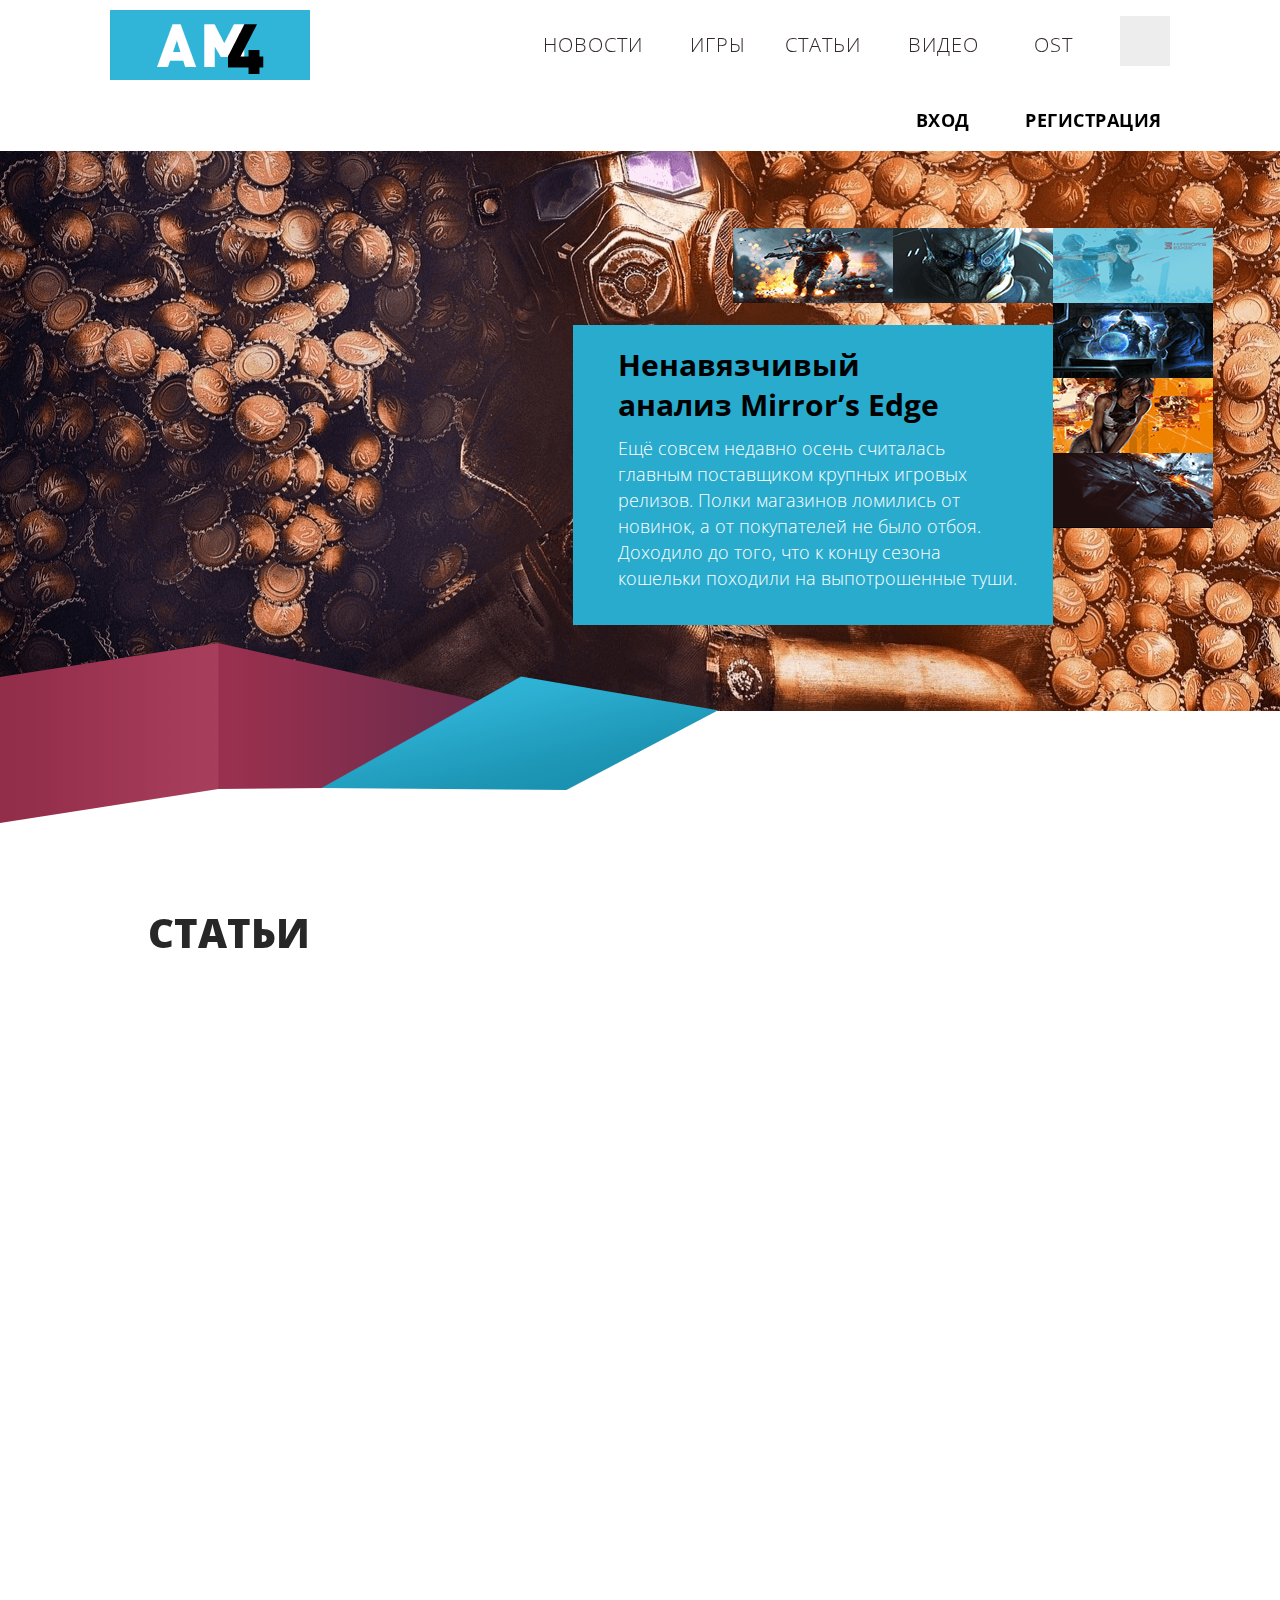
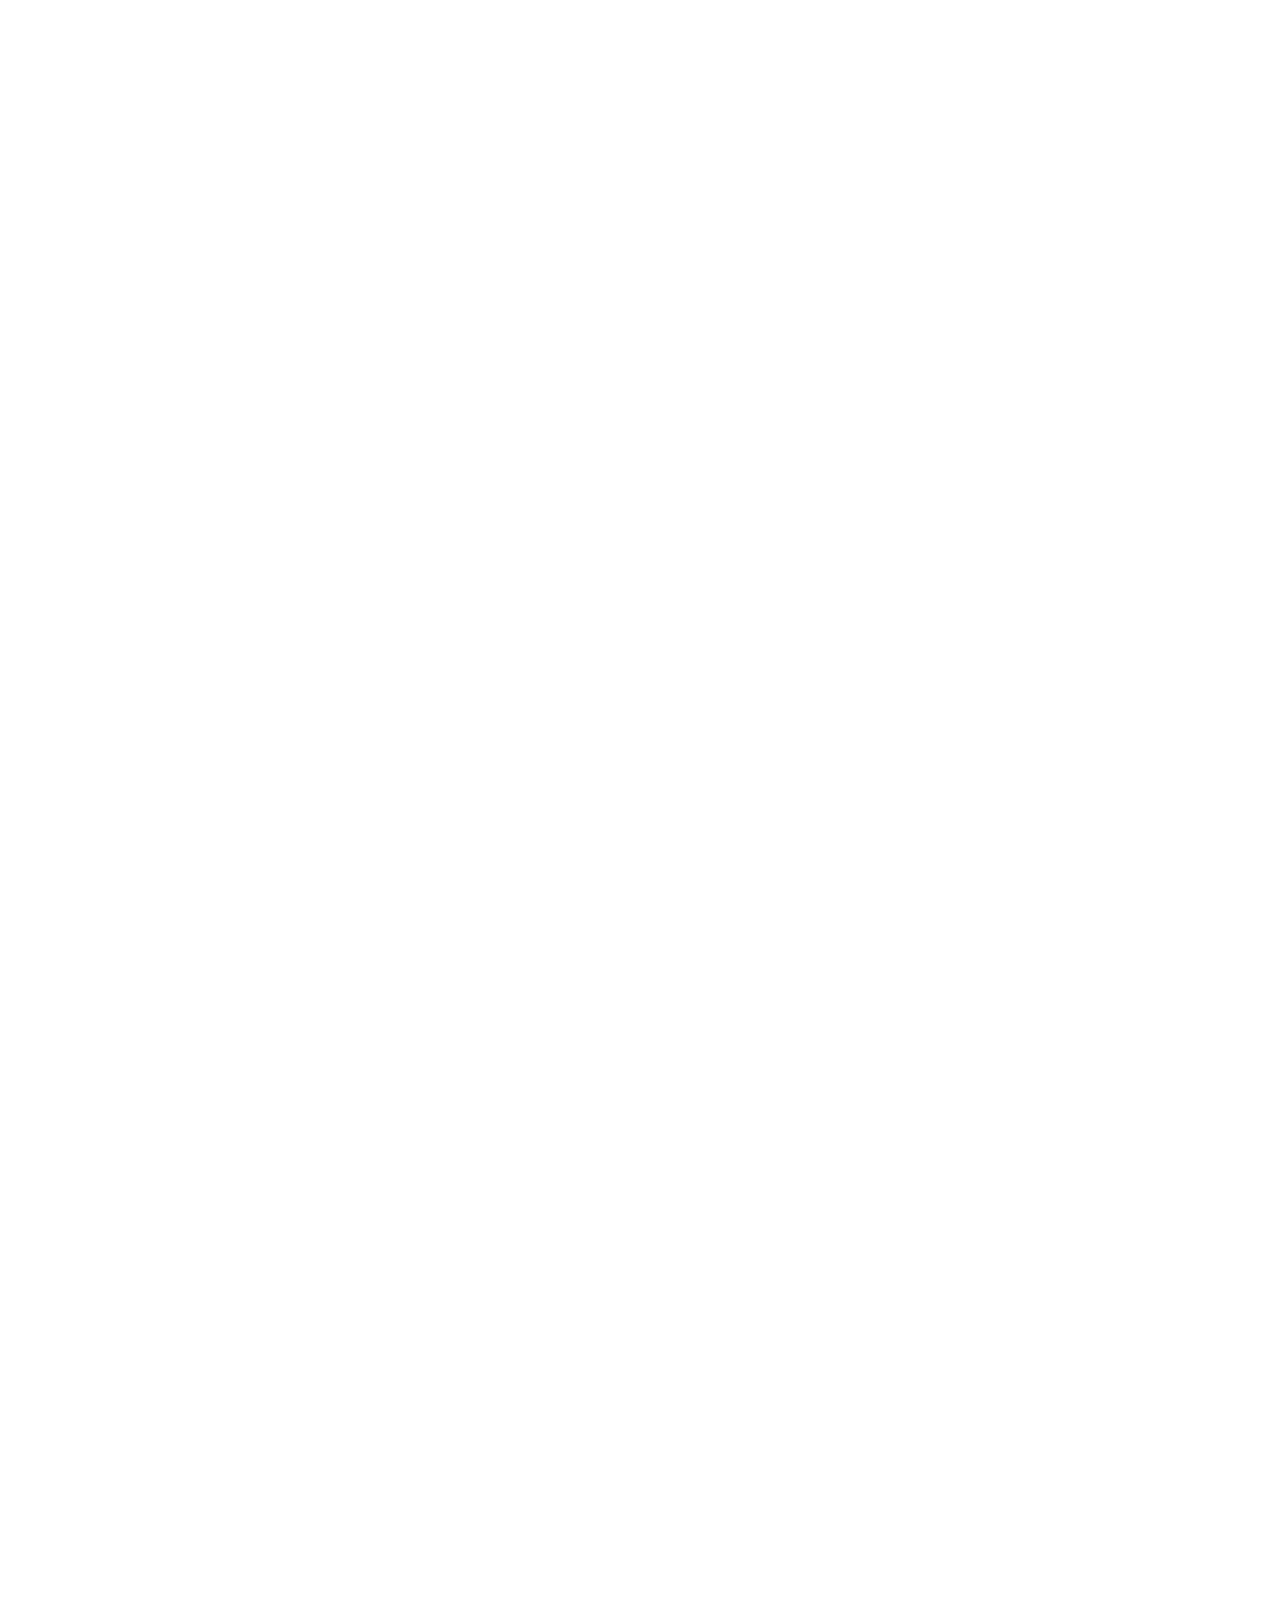
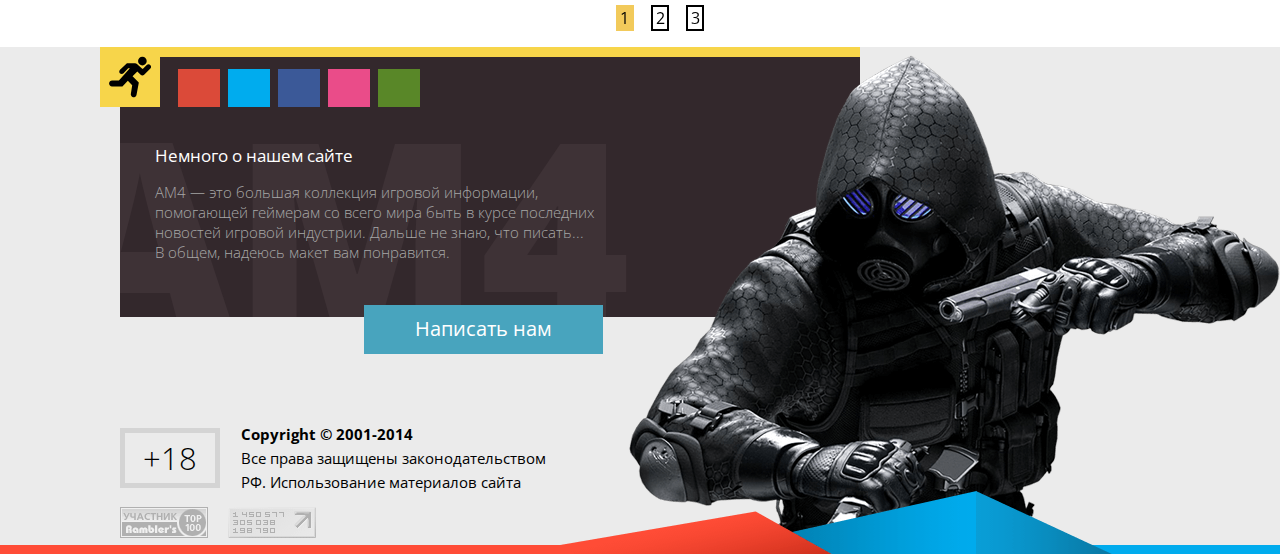
<file: game-con/category-article.html>
<!DOCTYPE html>
<html lang="ru-Ru">
  <head>
    <title>Статьи</title>
    <meta charset="utf-8">
    <meta name="viewport" content="width=device-width, initial-scale=1">
    <meta name="GENERATOR" content="Microsoft FrontPage 4.0">
    <meta name="ProgId" content="FrontPage.Editor.Document">
    <link rel="shortcut icon" href="./icon.ico">
    <link rel="stylesheet" href="./css/flex.css">
    <link rel="stylesheet" href="./css/animate.min.css">
    <link rel="stylesheet" href="./css/main.css">
    <link rel="stylesheet" href="https://use.fontawesome.com/releases/v5.2.0/css/all.css" integrity="sha384-hWVjflwFxL6sNzntih27bfxkr27PmbbK/iSvJ+a4+0owXq79v+lsFkW54bOGbiDQ" crossorigin="anonymous">
    <link rel="stylesheet" href="https://cdn.jsdelivr.net/npm/animate.css@3.5.2/animate.min.css">
    <link href="https://fonts.googleapis.com/css?family=Open+Sans" rel="stylesheet">
    <link href="https://fonts.googleapis.com/css?family=Nunito" rel="stylesheet">
  </head>
  <body style="background: #fff;">
    <!-- исправить название класса .paginatian -> .pagination-->
    <header>
      <nav class="menu">
        <div class="menu-start">
          <div class="menu-logo animated flipInX"><img class="menu-logo_wh" src="./img/Logo.png" alt=""></div>
          <ul class="menu-start__left">
            <li class="menu-items"> <a class="menu-link" href="./category-news.html">Новости</a></li>
            <li class="menu-items"> Игры <i class="fa fa-angle-down"></i>
              <ul class="submenu">
                <li class="submenu-items"> <a href="./category-game.html"> <i class="fas fa-globe-americas"> </i>RPG</a></li>
                <li class="submenu-items"><a href="404.html"> <i class="fas fa-dice-five"> </i>Настольные</a></li>
                <li class="submenu-items"> <a href="404.html"> <i class="fab fa-phoenix-framework"> </i>Fighting</a></li>
                <li class="submenu-items"><a href="404.html"> <i class="fas fa-globe"> </i>Onlain</a></li>
              </ul>
            </li>
            <li class="menu-items">Статьи<i class="fa fa-angle-down"></i>
              <ul class="submenu">
                <li class="submenu-items"> <a href="./category-article.html"> <i class="fab fa-neos"></i>Новые</a></li>
                <li class="submenu-items"><a href="404.html"> <i class="fas fa-crown"> </i>Top 10</a></li>
                <li class="submenu-items"> <a href="404.html"> <i class="fas fa-fire"></i>Популярные</a></li>
              </ul>
            </li>
            <li class="menu-items"> <a class="menu-link" href="./category-video.html">Видео</a></li>
            <li class="menu-items"> <a class="menu-link" href="./category-audio.html">OST</a></li>
            <li class="menu-items">
              <button class="search-btn" type="submit"><i class="fas fa-search fa-2x"></i></button>
            </li>
          </ul>
        </div>
        <div class="menu-end">
          <ul class="menu-end__right">
            <li class="menu-items"><a class="menu-link login view-form" href="#" data-in="aunt">вход</a></li>
            <li class="menu-items"><a class="menu-link register view-form" href="#" data-in="reg">регистрация</a></li>
          </ul>
        </div>
      </nav>
      <div class="btn-menu">
        <button class="cmn-toggle-switch cmn-toggle-switch__htx"><span>toggle menu</span></button>
      </div>
    </header>
        <div class="slider">
          <div class="slider-items">
            <div class="slider-img">
              <div class="parallax-article"></div>
            </div>
            <div class="content">
              <div class="content-wrap wow slideInUp">
                <h1 class="content-wrap__title">Ненавязчивый анализ Mirror’s Edge</h1>
                <p class="content-wrap__text">Ещё совсем недавно осень считалась главным 
поставщиком крупных игровых релизов. Полки
магазинов ломились от новинок, а от 
покупателей не было отбоя. Доходило до того,
что к концу сезона кошельки походили на выпотрошенные туши.</p>
              </div>
              <div class="content-preview wow slideInDown"><img src="./img/Preview.png" alt="Preview"></div>
            </div>
          </div>
          <div class="search animated slideInRight">
            <h1>Поиск по странице</h1>
            <input class="search-text form-control" type="text" name="search">
          </div>
        </div>
        <div class="sort">
          <div class="sort-img animated slideInLeft"><img src="./img/3-layers.png" alt=""></div>
        </div>
    <div class="modal"></div>
    <div class="article">
      <div class="article-headr">
        <div class="article-headr__title">
          <h1>СТАТЬИ</h1>
        </div>
      </div>
      <div class="article-post">
        <div class="post-wrap wow bounceInLeft"><a href="#">
            <div class="post-title">
              <div class="post-title__wrap">
                <div class="title-date color-blue">
                  <div class="date">02</div>
                  <div class="month">март</div>
                </div>
                <div class="title-img"><img src="./img/p1.png" alt="post-1"></div>
              </div>
              <div class="post-comments">
                <h1>709KG</h1>
                <div class="post-wrap__com">
                  <div class="post-comments__view"> 
                    <div class="count">24</div>
                    <div class="icon"></div>
                  </div>
                  <div class="post-comments__com">
                    <div class="count">23</div>
                    <div class="icon"></div>
                  </div>
                </div>
              </div>
            </div>
            <div class="post-content">
              <h1>Что не так с игровой индустрией?</h1>
              <p class="post-content__italic">Я давно порывался написать статью по поводу тенденций в сфере игр и по поводу качества нашей самой большой индустрии. </p>
              <p>К 2015 году накопилось некое количество проблем в играх, о которых стоит поговорить. Интересен тот факт, что про эти проблемы знает практически каждый, но при этом никто ничего не делает...</p>
            </div></a></div>
        <div class="post-wrap wow bounceInRight w910"><a href="#">
            <div class="w910-wrap">
              <div class="post-title">
                <div class="post-title__wrap">
                  <div class="title-date color-yellow">
                    <div class="date">02</div>
                    <div class="month">март</div>
                  </div>
                  <div class="title-img"><img src="./img/p2.png" alt="post-1"></div>
                </div>
                <div class="post-comments">
                  <h1>TheBeetlyOff</h1>
                  <div class="post-wrap__com">
                    <div class="post-comments__view"> 
                      <div class="count">24</div>
                      <div class="icon"></div>
                    </div>
                    <div class="post-comments__com">
                      <div class="count">23</div>
                      <div class="icon"></div>
                    </div>
                  </div>
                </div>
              </div>
              <div class="post-content">
                <h1>Днище морское: рецензия на Raven's Cry индустрией?</h1>
                <p class="post-content__italic">Если подумать, то по-настоящему отвратительных игр существует не так уж и много. </p>
                <p>Но Raven’s Cry принадлежит к числу исключений. В ней нет практически ничего, чем разработчики могли бы гордиться.</p>
              </div>
            </div>
            <div class="post-pr"><img src="./img/imgp.png" alt="prew"></div></a></div>
        <div class="post-wrap wow bounceInLeft"> <a href="#">
            <div class="post-title">
              <div class="post-title__wrap color-green">
                <div class="title-date">
                  <div class="date">02</div>
                  <div class="month">март</div>
                </div>
                <div class="title-img"><img src="./img/p3.png" alt="post-1"></div>
              </div>
              <div class="post-comments">
                <h1>RouleRull</h1>
                <div class="post-wrap__com">
                  <div class="post-comments__view"> 
                    <div class="count">24</div>
                    <div class="icon"></div>
                  </div>
                  <div class="post-comments__com">
                    <div class="count">23</div>
                    <div class="icon"></div>
                  </div>
                </div>
              </div>
            </div>
            <div class="post-content">
              <h1>Лучшее. Автомобильное. Порно.</h1>
              <p class="post-content__italic">О Project CARS, наверное, не слышал только ленивый. Впрочем, это и неудивительно.</p>
              <p>Slightly Mad Studios не просто полностью переложила задачу финансирования разработки на сообщество. Взамен студия дала своим почитателям полный доступ к игре с самого раннего этапа и возможность непосредственно влиять на ход разработки.</p>
            </div></a></div>
        <div class="post-wrap wow bounceInUp post-wrap_left"><a href="#">
            <div class="post-title">
              <div class="post-title__wrap">
                <div class="title-date color-black">
                  <div class="date">02</div>
                  <div class="month">март</div>
                </div>
                <div class="title-img"><img src="./img/p4.png" alt="post-1"></div>
              </div>
              <div class="post-comments">
                <h1>АндрейкаВайн</h1>
                <div class="post-wrap__com">
                  <div class="post-comments__view"> 
                    <div class="count">24</div>
                    <div class="icon"></div>
                  </div>
                  <div class="post-comments__com">
                    <div class="count">23</div>
                    <div class="icon"></div>
                  </div>
                </div>
              </div>
            </div>
            <div class="post-content">
              <h1>Совсем не аддон: рецензия на Total War: Attila</h1>
              <p class="post-content__italic">В некоторых моментах Total War: Attila далеко ушла от своей предшественницы, Rome 2.</p>
              <p>Эта игра ни в коем случае не дополнение, как может сперва показаться, а самостоятельный проект, действие которого разворачивается в совершенно другой эпохе.</p>
            </div></a></div>
        <div class="post-wrap wow bounceInRight post-wrap_left"><a href="#">
            <div class="post-title">
              <div class="post-title__wrap">
                <div class="title-date color-greenb">
                  <div class="date">02</div>
                  <div class="month">март</div>
                </div>
                <div class="title-img"><img src="./img/p5.png" alt="post-1"></div>
              </div>
              <div class="post-comments">
                <h1>Goldavad</h1>
                <div class="post-wrap__com">
                  <div class="post-comments__view"> 
                    <div class="count">24</div>
                    <div class="icon"></div>
                  </div>
                  <div class="post-comments__com">
                    <div class="count">23</div>
                    <div class="icon"></div>
                  </div>
                </div>
              </div>
            </div>
            <div class="post-content">
              <h1>Как продать одну игру дважды: рецензия на Cities XXL</h1>
              <p class="post-content__italic">В жанре градостроительного симулятора уже давным-давно заправляет одна «главная» серия — SimCity. </p>
              <p>Если вы знакомы с предыдущими частями Cities, то вам наверняка известно, что основную работу по развитию игры проделывает сообщество... внося/....необходимые изменения и расширяя существующий функционал</p>
            </div></a></div>
        <div class="post-wrap wow bounceInLeft"> <a href="#">
            <div class="post-title">
              <div class="post-title__wrap color-green">
                <div class="title-date">
                  <div class="date">02</div>
                  <div class="month">март</div>
                </div>
                <div class="title-img"><img src="./img/p3.png" alt="post-1"></div>
              </div>
              <div class="post-comments">
                <h1>RouleRull</h1>
                <div class="post-wrap__com">
                  <div class="post-comments__view"> 
                    <div class="count">24</div>
                    <div class="icon"></div>
                  </div>
                  <div class="post-comments__com">
                    <div class="count">23</div>
                    <div class="icon"></div>
                  </div>
                </div>
              </div>
            </div>
            <div class="post-content">
              <h1>Лучшее. Автомобильное. Порно.</h1>
              <p class="post-content__italic">О Project CARS, наверное, не слышал только ленивый. Впрочем, это и неудивительно.</p>
              <p>Slightly Mad Studios не просто полностью переложила задачу финансирования разработки на сообщество. Взамен студия дала своим почитателям полный доступ к игре с самого раннего этапа и возможность непосредственно влиять на ход разработки.		</p>
            </div></a></div>
        <div class="post-wrap wow bounceInRight w910"><a href="#">
            <div class="w910-wrap">
              <div class="post-title">
                <div class="post-title__wrap">
                  <div class="title-date color-yellow">
                    <div class="date">02</div>
                    <div class="month">март</div>
                  </div>
                  <div class="title-img"><img src="./img/p2.png" alt="post-1"></div>
                </div>
                <div class="post-comments">
                  <h1>TheBeetlyOff</h1>
                  <div class="post-wrap__com">
                    <div class="post-comments__view"> 
                      <div class="count">24</div>
                      <div class="icon"></div>
                    </div>
                    <div class="post-comments__com">
                      <div class="count">23</div>
                      <div class="icon"></div>
                    </div>
                  </div>
                </div>
              </div>
              <div class="post-content">
                <h1>Днище морское: рецензия на Raven's Cry индустрией?</h1>
                <p class="post-content__italic">Если подумать, то по-настоящему отвратительных игр существует не так уж и много. </p>
                <p>Но Raven’s Cry принадлежит к числу исключений. В ней нет практически ничего, чем разработчики могли бы гордиться.</p>
              </div>
            </div>
            <div class="post-pr"><img src="./img/imgp.png" alt="prew"></div></a></div>
      </div>
    </div>
        <div class="paginatian">
          <ul>
            <li class="active"><a href="404.html">1</a></li>
            <li> <a href="404.html">2</a></li>
            <li> <a href="404.html">3</a></li>
          </ul>
        </div>
    <footer>
      <div class="footer-wrap footer-wrap_bg">
        <div class="column">
          <div class="column-left">
            <div class="content">
              <div class="svg-wrap"><svg version="1.1" id="run" xmlns="http://www.w3.org/2000/svg" xmlns:xlink="http://www.w3.org/1999/xlink" x="0px" y="0px"
	 viewBox="0 0 512.149 512.149"  xml:space="preserve">
			<path d="M504.427,111.44l-1.253-1.254c-11.776-11.776-30.967-11.802-42.814,0.035l-46.089,46.574
				c-2.428,2.436-6.312,2.534-8.845,0.203l-64.618-59.657c-6.276-5.8-14.442-8.987-22.996-8.987h-96.124
				c-2.269,0-4.44,0.865-6.082,2.419l-81.47,77.356c-11.935,11.944-12.756,31.197-1.818,42.92
				c5.844,6.268,13.736,9.719,22.219,9.719h0.15c8.413-0.044,16.499-3.619,22.087-9.728l57.538-60.893h20.595L120.63,300.218H37.81
				c-19.633,0-35.778,14.68-36.758,33.421c-0.521,9.79,2.904,19.094,9.64,26.191c6.638,7,15.969,11.008,25.618,11.008h123.586
				c2.436,0,4.767-1.006,6.444-2.798l63.32-67.593l53.248,55.684l-16.075,102.735c-4.052,17.02,4.114,34.357,19.412,41.198
				c4.714,2.119,9.719,3.178,14.698,3.178c5.358,0,10.69-1.227,15.598-3.655c9.481-4.696,16.296-13.285,18.776-23.967
				l27.463-147.306c0.53-2.86-0.38-5.809-2.445-7.865l-73.295-73.198l58.227-58.138l40.589,40.58
				c11.335,11.335,31.091,11.335,42.417,0l76.156-76.147c5.623-5.623,8.722-13.109,8.722-21.054
				C513.149,124.54,510.05,117.063,504.427,111.44z"/>
			<path d="M407.065,114.837c29.211,0,52.966-23.755,52.966-52.966c0-29.211-23.755-52.966-52.966-52.966
				c-29.21,0-52.966,23.755-52.966,52.966C354.1,91.082,377.855,114.837,407.065,114.837z"/>
</svg>

              </div>
              <div class="icons-social"><a class="link_bg-red" href="google.com"><i class="fab fa-google-plus-g"></i></a><a class="link_bg-opblue" href="twitter.com"><i class="fab fa-twitter"></i></a><a class="link_bg-blue" href="facebook.com"><i class="fab fa-facebook-f"></i></a><a class="link_bg-pink" href="vk.com"><i class="fab fa-pinterest-p"></i></a><a class="link_bg-green" href="vk.com"><i class="fab fa-vk"></i></a></div>
              <div class="content-text">
                <h1>Немного о нашем сайте</h1>
                <p>
                   AM4  — это большая коллекция игровой информации, помогающей геймерам со всего мира быть в курсе последних новостей игровой индустрии. Дальше не знаю, что писать... <br>В общем, надеюсь макет вам понравится. </p>
              </div>
              <button class="btn-send view-form" type="submit" data-in="msg">Написать нам</button>
            </div>
          </div>
          <div class="column-right">
            <div class="age-limit">+18</div>
            <div class="copyright">
              <p><b>Copyright © 2001-2014</b><br>Все права защищены законодательством РФ. Использование материалов сайта возможно только с прямой ссылкой на источник.</p>
            </div>
            <div class="discl"><img src="./img/disc.png" alt="disc"><img src="./img/disc2.png" alt="disc1"></div>
          </div>
        </div>
      </div>
    </footer>
    <script src="./js/libs.min.js"></script>
    <script src="./js/main.js"></script>
    <script src="./js/search.js"></script>
    <script src="./js/slider.js"></script>
    <script src="./js/send-msg.js"></script>
    <script src="./js/parallax.min.js"></script>
    <script src="./js/parralaxMy.js"></script>
  </body>
</html>
</file>
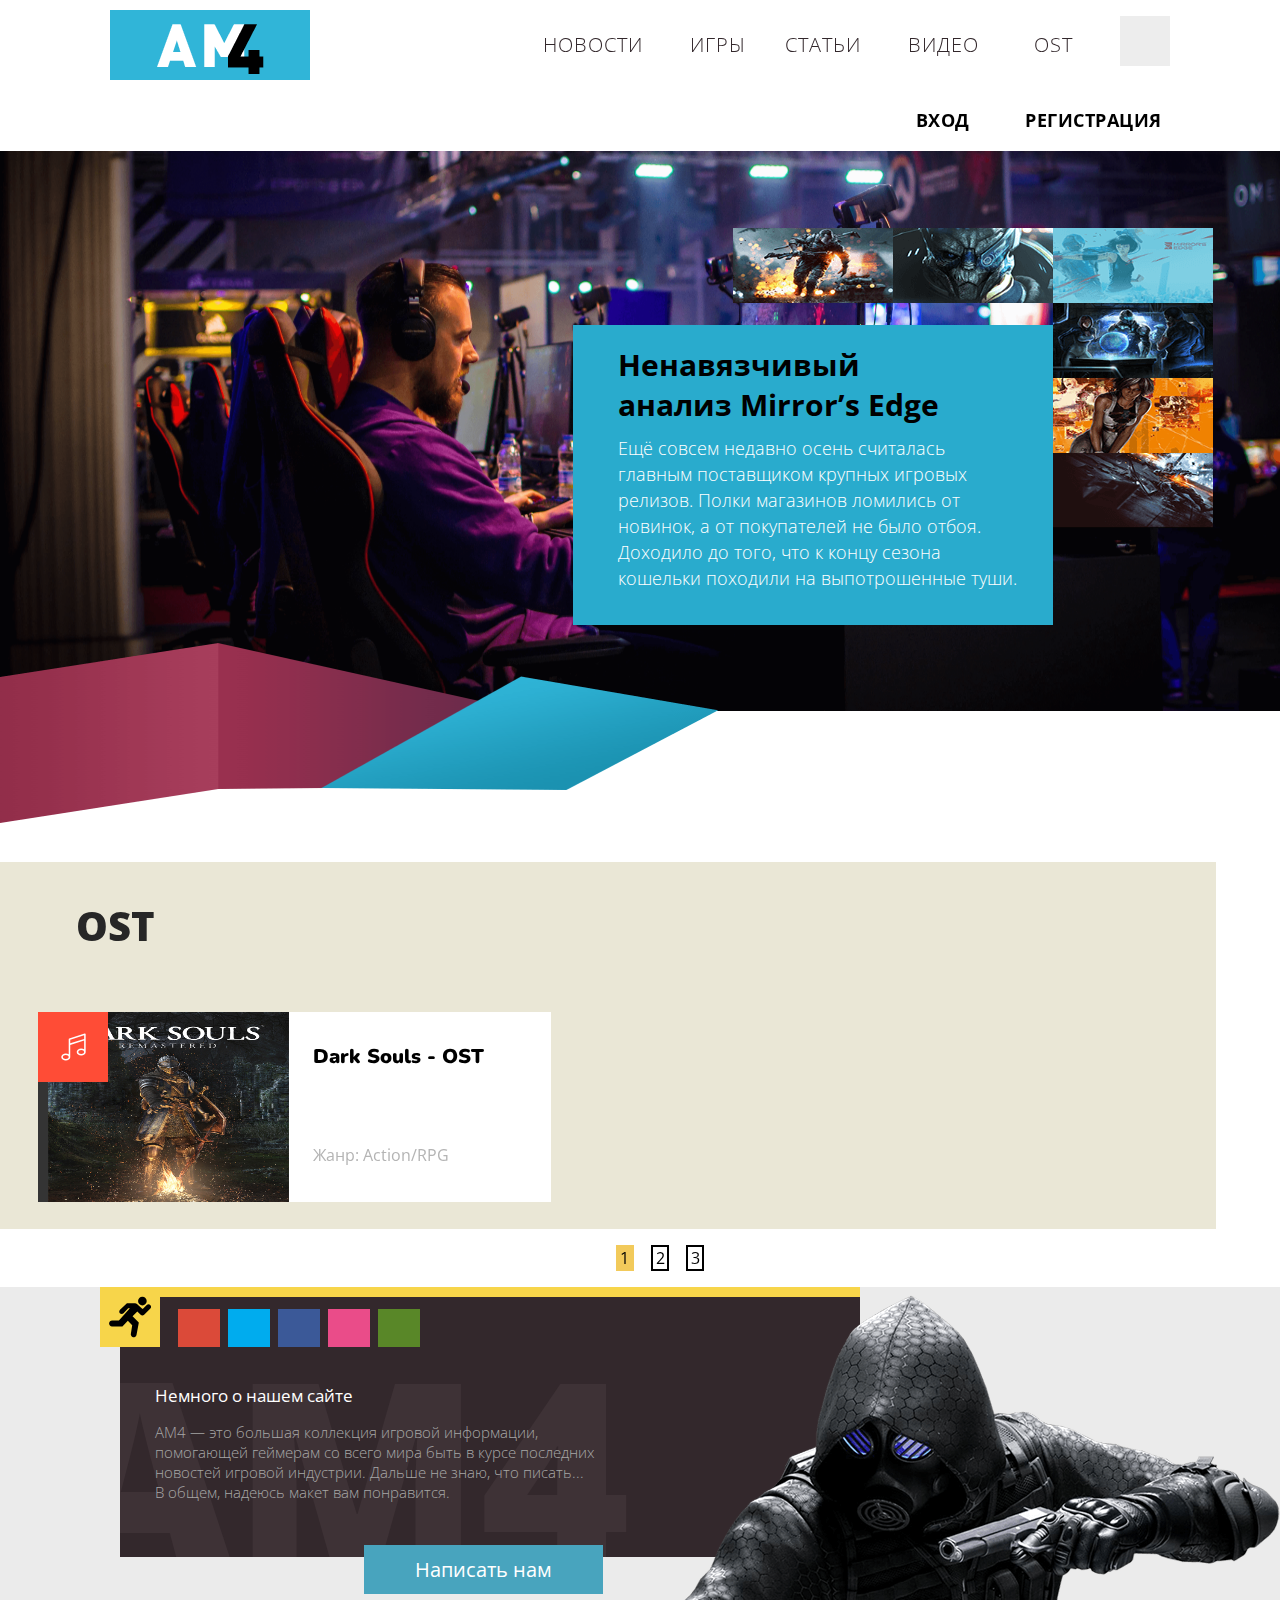
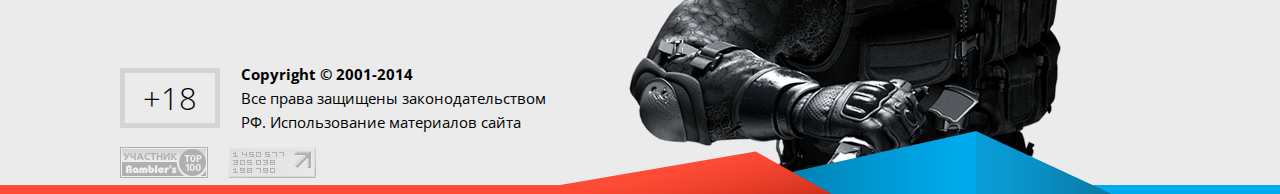
<file: game-con/category-audio.html>
<!DOCTYPE html>
<html lang="ru-Ru">
  <head>
    <title>OST</title>
    <meta charset="utf-8">
    <meta name="viewport" content="width=device-width, initial-scale=1">
    <meta name="GENERATOR" content="Microsoft FrontPage 4.0">
    <meta name="ProgId" content="FrontPage.Editor.Document">
    <link rel="shortcut icon" href="./icon.ico">
    <link rel="stylesheet" href="./css/flex.css">
    <link rel="stylesheet" href="./css/animate.min.css">
    <link rel="stylesheet" href="./css/main.css">
    <link rel="stylesheet" href="https://use.fontawesome.com/releases/v5.2.0/css/all.css" integrity="sha384-hWVjflwFxL6sNzntih27bfxkr27PmbbK/iSvJ+a4+0owXq79v+lsFkW54bOGbiDQ" crossorigin="anonymous">
    <link rel="stylesheet" href="https://cdn.jsdelivr.net/npm/animate.css@3.5.2/animate.min.css">
    <link href="https://fonts.googleapis.com/css?family=Open+Sans" rel="stylesheet">
    <link href="https://fonts.googleapis.com/css?family=Nunito" rel="stylesheet">
  </head>
  <body>
    <!-- исправить название класса .paginatian -> .pagination-->
    <header>
      <nav class="menu">
        <div class="menu-start">
          <div class="menu-logo animated flipInX"><img class="menu-logo_wh" src="./img/Logo.png" alt=""></div>
          <ul class="menu-start__left">
            <li class="menu-items"> <a class="menu-link" href="./category-news.html">Новости</a></li>
            <li class="menu-items"> Игры <i class="fa fa-angle-down"></i>
              <ul class="submenu">
                <li class="submenu-items"> <a href="./category-game.html"> <i class="fas fa-globe-americas"> </i>RPG</a></li>
                <li class="submenu-items"><a href="404.html"> <i class="fas fa-dice-five"> </i>Настольные</a></li>
                <li class="submenu-items"> <a href="404.html"> <i class="fab fa-phoenix-framework"> </i>Fighting</a></li>
                <li class="submenu-items"><a href="404.html"> <i class="fas fa-globe"> </i>Onlain</a></li>
              </ul>
            </li>
            <li class="menu-items">Статьи<i class="fa fa-angle-down"></i>
              <ul class="submenu">
                <li class="submenu-items"> <a href="./category-article.html"> <i class="fab fa-neos"></i>Новые</a></li>
                <li class="submenu-items"><a href="404.html"> <i class="fas fa-crown"> </i>Top 10</a></li>
                <li class="submenu-items"> <a href="404.html"> <i class="fas fa-fire"></i>Популярные</a></li>
              </ul>
            </li>
            <li class="menu-items"> <a class="menu-link" href="./category-video.html">Видео</a></li>
            <li class="menu-items"> <a class="menu-link" href="./category-audio.html">OST</a></li>
            <li class="menu-items">
              <button class="search-btn" type="submit"><i class="fas fa-search fa-2x"></i></button>
            </li>
          </ul>
        </div>
        <div class="menu-end">
          <ul class="menu-end__right">
            <li class="menu-items"><a class="menu-link login view-form" href="#" data-in="aunt">вход</a></li>
            <li class="menu-items"><a class="menu-link register view-form" href="#" data-in="reg">регистрация</a></li>
          </ul>
        </div>
      </nav>
      <div class="btn-menu">
        <button class="cmn-toggle-switch cmn-toggle-switch__htx"><span>toggle menu</span></button>
      </div>
    </header>
        <div class="slider">
          <div class="slider-items">
            <div class="slider-img">
              <div class="parallax-audio"></div>
            </div>
            <div class="content">
              <div class="content-wrap wow slideInUp">
                <h1 class="content-wrap__title">Ненавязчивый анализ Mirror’s Edge</h1>
                <p class="content-wrap__text">Ещё совсем недавно осень считалась главным 
поставщиком крупных игровых релизов. Полки
магазинов ломились от новинок, а от 
покупателей не было отбоя. Доходило до того,
что к концу сезона кошельки походили на выпотрошенные туши.</p>
              </div>
              <div class="content-preview wow slideInDown"><img src="./img/Preview.png" alt="Preview"></div>
            </div>
          </div>
          <div class="search animated slideInRight">
            <h1>Поиск по странице</h1>
            <input class="search-text form-control" type="text" name="search">
          </div>
        </div>
        <div class="sort">
          <div class="sort-img animated slideInLeft"><img src="./img/3-layers.png" alt=""></div>
        </div>
    <div class="modal"></div>
    <div class="video">
      <div class="video-wrap ost_pd">
        <div class="video-headr">
          <div class="video-headr__title">
            <h1>OST</h1>
          </div>
        </div>
        <div class="video-post animated slideInDown">
          <div class="post-wrap"><a class="playvideo" href="./single-audio.html">
              <div class="post-img">
                <div class="play"><svg version="1.1"  xmlns="http://www.w3.org/2000/svg" xmlns:xlink="http://www.w3.org/1999/xlink" x="0px" y="0px"
	 viewBox="0 0 477.216 477.216" style="enable-background:new 0 0 477.216 477.216;" xml:space="preserve">
	<path d="M453.858,105.116v-91.6c0-4.3-2.1-8.4-5.5-10.9c-3.5-2.5-8-3.3-12.1-2l-272.9,86.7c-5.6,1.8-9.4,7-9.4,12.9v91.7v0.1v175.3
		c-14.3-9.9-32.6-15.3-51.8-15.3c-20.3,0-39.6,6.1-54.3,17.1c-15.8,11.9-24.5,28-24.5,45.5s8.7,33.6,24.5,45.5
		c14.7,11,33.9,17.1,54.3,17.1s39.6-6.1,54.3-17.1c15.8-11.9,24.5-28,24.5-45.5v-212.8l245.9-78.2v156.6
		c-14.3-9.9-32.6-15.3-51.8-15.3c-20.3,0-39.6,6.1-54.3,17.1c-15.8,11.9-24.5,28-24.5,45.5s8.7,33.6,24.5,45.5
		c14.7,11,33.9,17.1,54.3,17.1s39.6-6.1,54.3-17.1c15.8-11.9,24.5-28,24.5-45.5v-222.3
		C453.858,105.116,453.858,105.116,453.858,105.116z M102.158,450.216c-28.1,0-51.8-16.3-51.8-35.6c0-19.3,23.7-35.6,51.8-35.6
		s51.8,16.3,51.8,35.6C153.958,434.016,130.258,450.216,102.158,450.216z M180.958,173.416v-63.4l245.9-78.1v63.4L180.958,173.416z
		 M375.158,363.116c-28.1,0-51.8-16.3-51.8-35.6c0-19.3,23.7-35.6,51.8-35.6s51.8,16.3,51.8,35.6
		C426.858,346.816,403.158,363.116,375.158,363.116z"/>
</svg>

                </div><img src="./img/Dark_Souls_Remastered.jpg">
              </div>
              <div class="post-content">
                <h1>Dark Souls - OST</h1>
                <p>Жанр: Action/RPG</p>
              </div></a></div>
        </div>
      </div>
    </div>
        <div class="paginatian">
          <ul>
            <li class="active"><a href="404.html">1</a></li>
            <li> <a href="404.html">2</a></li>
            <li> <a href="404.html">3</a></li>
          </ul>
        </div>
    <footer>
      <div class="footer-wrap footer-wrap_bg">
        <div class="column">
          <div class="column-left">
            <div class="content">
              <div class="svg-wrap"><svg version="1.1" id="run" xmlns="http://www.w3.org/2000/svg" xmlns:xlink="http://www.w3.org/1999/xlink" x="0px" y="0px"
	 viewBox="0 0 512.149 512.149"  xml:space="preserve">
			<path d="M504.427,111.44l-1.253-1.254c-11.776-11.776-30.967-11.802-42.814,0.035l-46.089,46.574
				c-2.428,2.436-6.312,2.534-8.845,0.203l-64.618-59.657c-6.276-5.8-14.442-8.987-22.996-8.987h-96.124
				c-2.269,0-4.44,0.865-6.082,2.419l-81.47,77.356c-11.935,11.944-12.756,31.197-1.818,42.92
				c5.844,6.268,13.736,9.719,22.219,9.719h0.15c8.413-0.044,16.499-3.619,22.087-9.728l57.538-60.893h20.595L120.63,300.218H37.81
				c-19.633,0-35.778,14.68-36.758,33.421c-0.521,9.79,2.904,19.094,9.64,26.191c6.638,7,15.969,11.008,25.618,11.008h123.586
				c2.436,0,4.767-1.006,6.444-2.798l63.32-67.593l53.248,55.684l-16.075,102.735c-4.052,17.02,4.114,34.357,19.412,41.198
				c4.714,2.119,9.719,3.178,14.698,3.178c5.358,0,10.69-1.227,15.598-3.655c9.481-4.696,16.296-13.285,18.776-23.967
				l27.463-147.306c0.53-2.86-0.38-5.809-2.445-7.865l-73.295-73.198l58.227-58.138l40.589,40.58
				c11.335,11.335,31.091,11.335,42.417,0l76.156-76.147c5.623-5.623,8.722-13.109,8.722-21.054
				C513.149,124.54,510.05,117.063,504.427,111.44z"/>
			<path d="M407.065,114.837c29.211,0,52.966-23.755,52.966-52.966c0-29.211-23.755-52.966-52.966-52.966
				c-29.21,0-52.966,23.755-52.966,52.966C354.1,91.082,377.855,114.837,407.065,114.837z"/>
</svg>

              </div>
              <div class="icons-social"><a class="link_bg-red" href="google.com"><i class="fab fa-google-plus-g"></i></a><a class="link_bg-opblue" href="twitter.com"><i class="fab fa-twitter"></i></a><a class="link_bg-blue" href="facebook.com"><i class="fab fa-facebook-f"></i></a><a class="link_bg-pink" href="vk.com"><i class="fab fa-pinterest-p"></i></a><a class="link_bg-green" href="vk.com"><i class="fab fa-vk"></i></a></div>
              <div class="content-text">
                <h1>Немного о нашем сайте</h1>
                <p>
                   AM4  — это большая коллекция игровой информации, помогающей геймерам со всего мира быть в курсе последних новостей игровой индустрии. Дальше не знаю, что писать... <br>В общем, надеюсь макет вам понравится. </p>
              </div>
              <button class="btn-send view-form" type="submit" data-in="msg">Написать нам</button>
            </div>
          </div>
          <div class="column-right">
            <div class="age-limit">+18</div>
            <div class="copyright">
              <p><b>Copyright © 2001-2014</b><br>Все права защищены законодательством РФ. Использование материалов сайта возможно только с прямой ссылкой на источник.</p>
            </div>
            <div class="discl"><img src="./img/disc.png" alt="disc"><img src="./img/disc2.png" alt="disc1"></div>
          </div>
        </div>
      </div>
    </footer>
    <script src="./js/libs.min.js"></script>
    <script src="./js/main.js"></script>
    <script src="./js/search.js"></script>
    <script src="./js/slider.js"></script>
    <script src="./js/send-msg.js"></script>
    <script src="./js/parallax.min.js"></script>
    <script src="./js/parralaxMy.js"></script>
  </body>
</html>
</file>
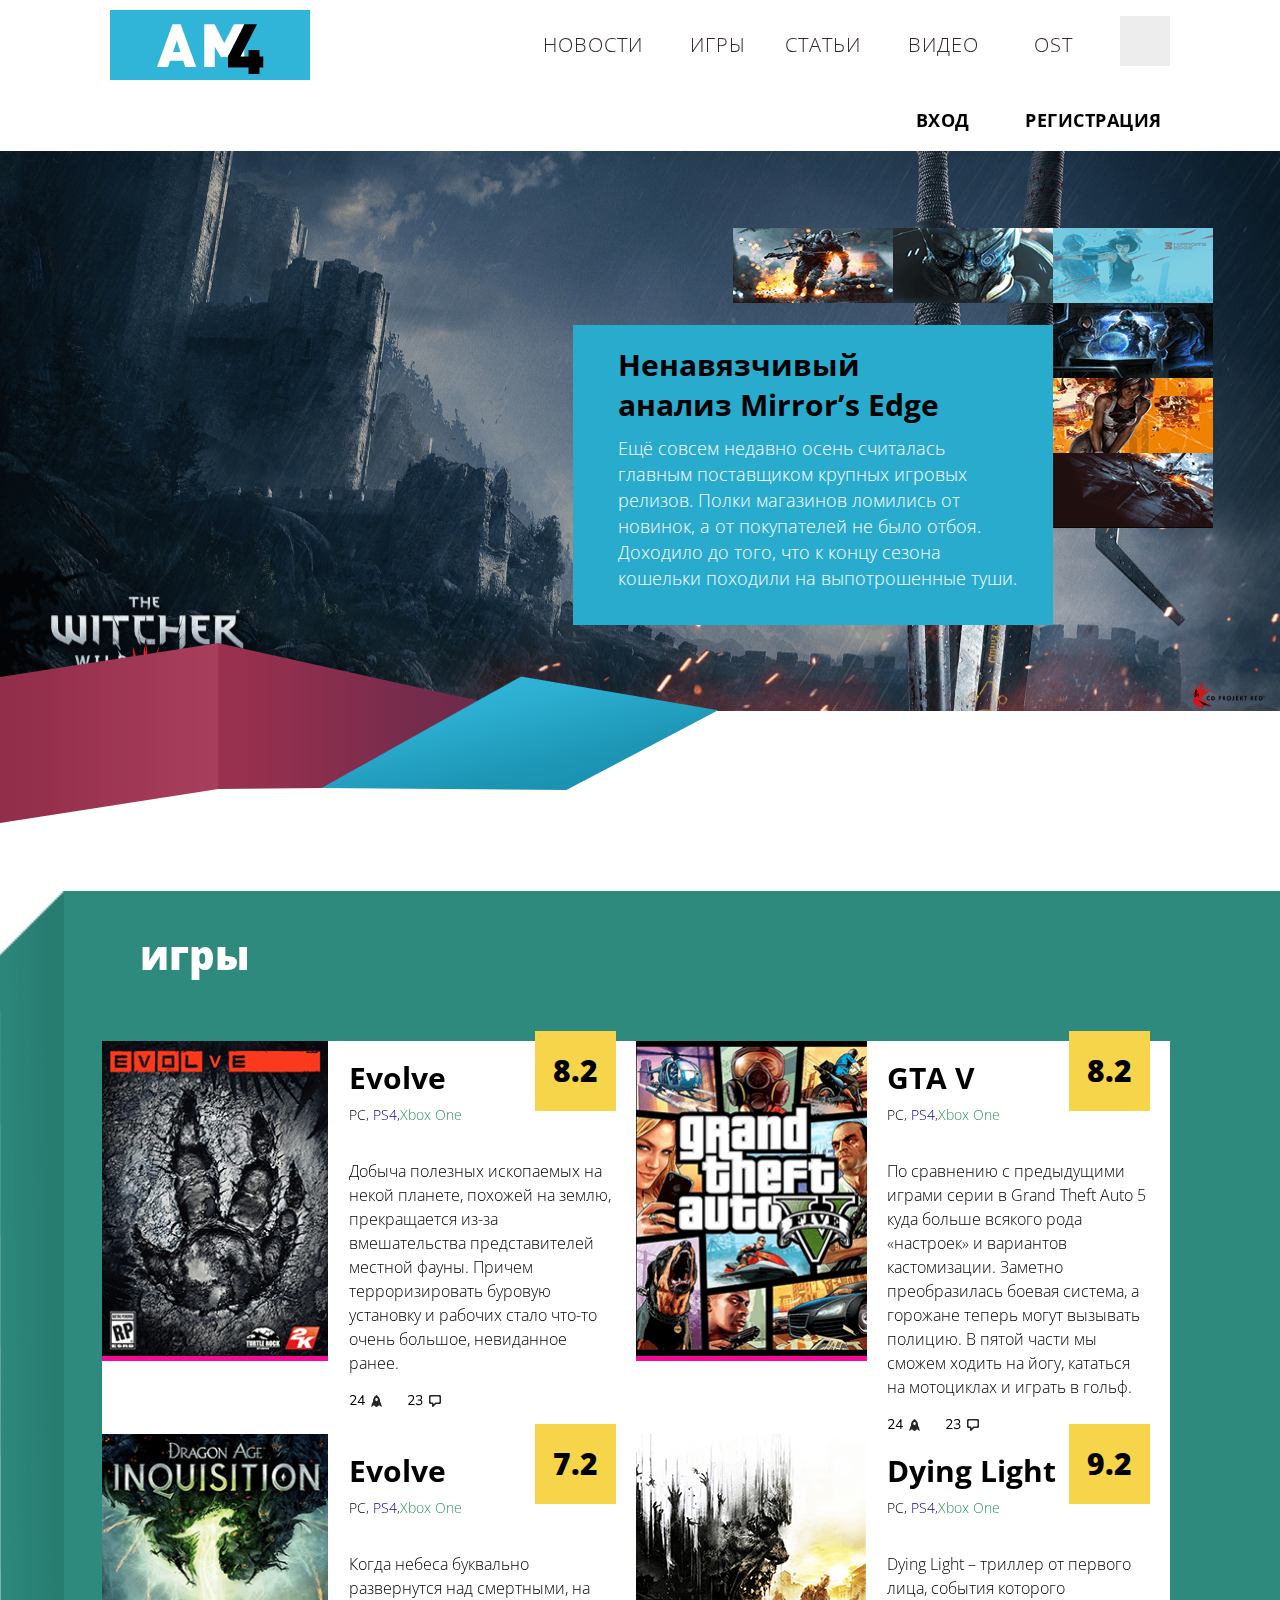
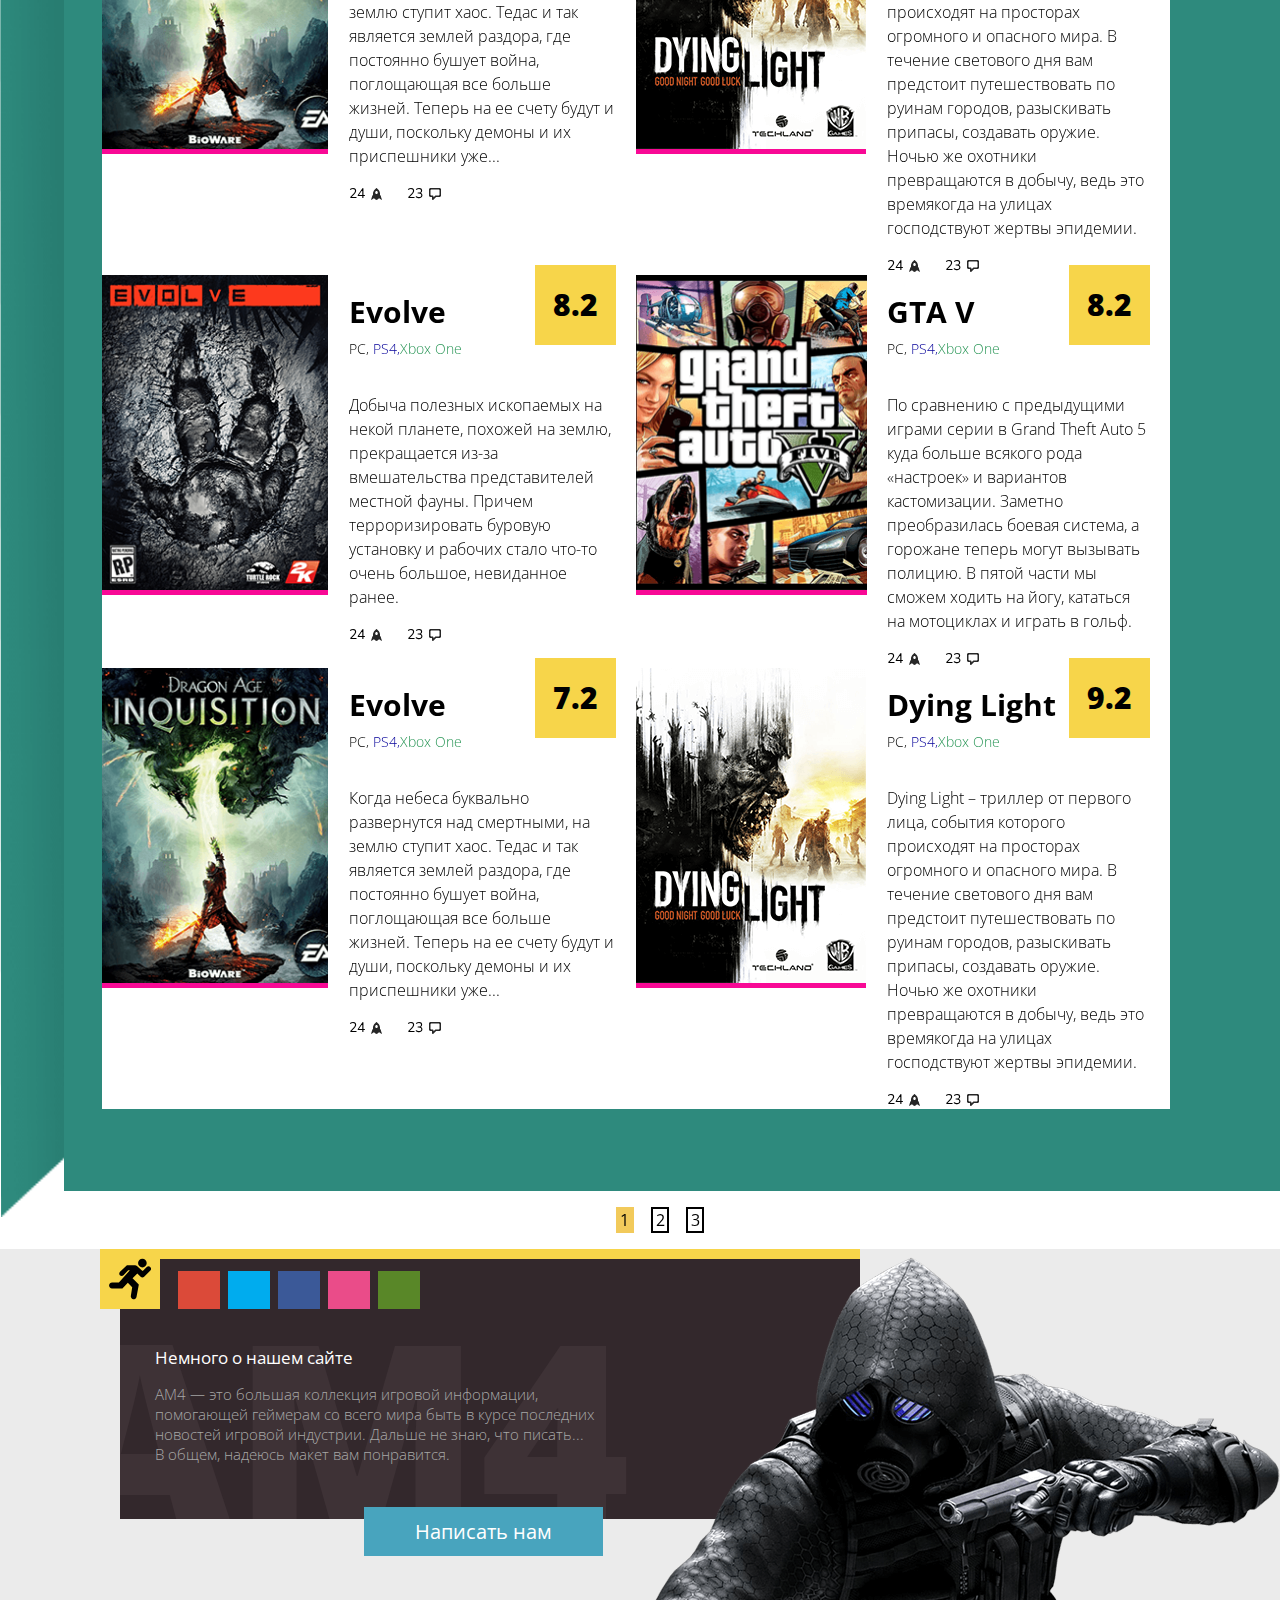
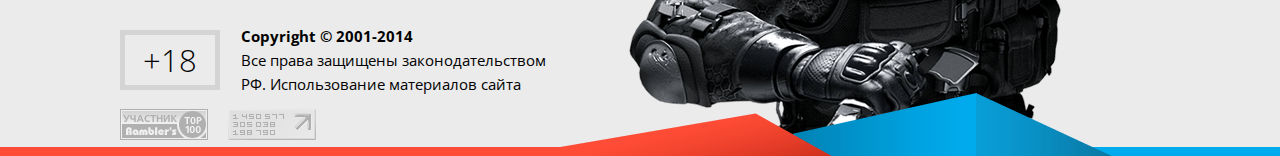
<file: game-con/category-game.html>
<!DOCTYPE html>
<html lang="ru-Ru">
  <head>
    <title>Игры</title>
    <meta charset="utf-8">
    <meta name="viewport" content="width=device-width, initial-scale=1">
    <meta name="GENERATOR" content="Microsoft FrontPage 4.0">
    <meta name="ProgId" content="FrontPage.Editor.Document">
    <link rel="shortcut icon" href="./icon.ico">
    <link rel="stylesheet" href="./css/flex.css">
    <link rel="stylesheet" href="./css/animate.min.css">
    <link rel="stylesheet" href="./css/main.css">
    <link rel="stylesheet" href="https://use.fontawesome.com/releases/v5.2.0/css/all.css" integrity="sha384-hWVjflwFxL6sNzntih27bfxkr27PmbbK/iSvJ+a4+0owXq79v+lsFkW54bOGbiDQ" crossorigin="anonymous">
    <link rel="stylesheet" href="https://cdn.jsdelivr.net/npm/animate.css@3.5.2/animate.min.css">
    <link href="https://fonts.googleapis.com/css?family=Open+Sans" rel="stylesheet">
    <link href="https://fonts.googleapis.com/css?family=Nunito" rel="stylesheet">
  </head>
  <body>
    <!-- исправить название класса .paginatian -> .pagination-->
    <header>
      <nav class="menu">
        <div class="menu-start">
          <div class="menu-logo animated flipInX"><img class="menu-logo_wh" src="./img/Logo.png" alt=""></div>
          <ul class="menu-start__left">
            <li class="menu-items"> <a class="menu-link" href="./category-news.html">Новости</a></li>
            <li class="menu-items"> Игры <i class="fa fa-angle-down"></i>
              <ul class="submenu">
                <li class="submenu-items"> <a href="./category-game.html"> <i class="fas fa-globe-americas"> </i>RPG</a></li>
                <li class="submenu-items"><a href="404.html"> <i class="fas fa-dice-five"> </i>Настольные</a></li>
                <li class="submenu-items"> <a href="404.html"> <i class="fab fa-phoenix-framework"> </i>Fighting</a></li>
                <li class="submenu-items"><a href="404.html"> <i class="fas fa-globe"> </i>Onlain</a></li>
              </ul>
            </li>
            <li class="menu-items">Статьи<i class="fa fa-angle-down"></i>
              <ul class="submenu">
                <li class="submenu-items"> <a href="./category-article.html"> <i class="fab fa-neos"></i>Новые</a></li>
                <li class="submenu-items"><a href="404.html"> <i class="fas fa-crown"> </i>Top 10</a></li>
                <li class="submenu-items"> <a href="404.html"> <i class="fas fa-fire"></i>Популярные</a></li>
              </ul>
            </li>
            <li class="menu-items"> <a class="menu-link" href="./category-video.html">Видео</a></li>
            <li class="menu-items"> <a class="menu-link" href="./category-audio.html">OST</a></li>
            <li class="menu-items">
              <button class="search-btn" type="submit"><i class="fas fa-search fa-2x"></i></button>
            </li>
          </ul>
        </div>
        <div class="menu-end">
          <ul class="menu-end__right">
            <li class="menu-items"><a class="menu-link login view-form" href="#" data-in="aunt">вход</a></li>
            <li class="menu-items"><a class="menu-link register view-form" href="#" data-in="reg">регистрация</a></li>
          </ul>
        </div>
      </nav>
      <div class="btn-menu">
        <button class="cmn-toggle-switch cmn-toggle-switch__htx"><span>toggle menu</span></button>
      </div>
    </header>
        <div class="slider">
          <div class="slider-items">
            <div class="slider-img">
              <div class="parallax-game"></div>
            </div>
            <div class="content">
              <div class="content-wrap wow slideInUp">
                <h1 class="content-wrap__title">Ненавязчивый анализ Mirror’s Edge</h1>
                <p class="content-wrap__text">Ещё совсем недавно осень считалась главным 
поставщиком крупных игровых релизов. Полки
магазинов ломились от новинок, а от 
покупателей не было отбоя. Доходило до того,
что к концу сезона кошельки походили на выпотрошенные туши.</p>
              </div>
              <div class="content-preview wow slideInDown"><img src="./img/Preview.png" alt="Preview"></div>
            </div>
          </div>
          <div class="search animated slideInRight">
            <h1>Поиск по странице</h1>
            <input class="search-text form-control" type="text" name="search">
          </div>
        </div>
        <div class="sort">
          <div class="sort-img animated slideInLeft"><img src="./img/3-layers.png" alt=""></div>
        </div>
    <div class="modal"></div>
    <div class="game">
      <div class="game-left-bg" style="margin-bottom: -26px;"></div>
      <div class="game-wrap">
        <div class="game-headr">
          <div class="game-headr__title">
            <h1>игры</h1>
          </div>
        </div>
        <div class="game-post animated slideInDown">
          <div class="post-wrap">
            <div class="post-img"><a href="./post-game.html"><img src="./img/game1.png" alt=""></a></div>
            <div class="post-content">
              <div class="post-content__title">
                <div class="title-itfo">
                  <h1>Evolve</h1>
                  <p class="plat"><span class="plat__pc">PC,  </span><span class="plat__ps">PS4,</span><span class="plat__xbox">Xbox One</span></p>
                </div>
                <div class="title-raiting">8.2</div>
              </div>
              <p class="post-content__text">Добыча полезных ископаемых на некой планете, похожей на землю, прекращается из-за вмешательства представителей местной фауны. Причем терроризировать буровую установку и рабочих стало что-то очень большое, невиданное ранее.</p>
              <div class="post-comments">
                <div class="post-comments__view"> 
                  <div class="count">24</div>
                  <div class="icon"></div>
                </div>
                <div class="post-comments__com"> 
                  <div class="count">23</div>
                  <div class="icon"></div>
                </div>
              </div>
            </div>
          </div>
          <div class="post-wrap">
            <div class="post-img"><a href="./post-game.html"><img src="./img/gta.png" alt=""></a></div>
            <div class="post-content">
              <div class="post-content__title">
                <div class="title-itfo">
                  <h1>GTA V</h1>
                  <p class="plat"><span class="plat__pc">PC,  </span><span class="plat__ps">PS4,</span><span class="plat__xbox">Xbox One</span></p>
                </div>
                <div class="title-raiting">8.2</div>
              </div>
              <p class="post-content__text">По сравнению с предыдущими играми серии в Grand Theft Auto 5 куда больше всякого рода «настроек» и вариантов кастомизации. Заметно преобразилась боевая система, а горожане теперь могут вызывать полицию. В пятой части мы сможем ходить на йогу, кататься на мотоциклах и играть в гольф.</p>
              <div class="post-comments">
                <div class="post-comments__view"> 
                  <div class="count">24</div>
                  <div class="icon"></div>
                </div>
                <div class="post-comments__com"> 
                  <div class="count">23</div>
                  <div class="icon"></div>
                </div>
              </div>
            </div>
          </div>
          <div class="post-wrap">
            <div class="post-img"><a href="./post-game.html"><img src="./img/dr.png" alt=""></a></div>
            <div class="post-content">
              <div class="post-content__title">
                <div class="title-itfo">
                  <h1>Evolve</h1>
                  <p class="plat"><span class="plat__pc">PC,  </span><span class="plat__ps">PS4,</span><span class="plat__xbox">Xbox One</span></p>
                </div>
                <div class="title-raiting">7.2</div>
              </div>
              <p class="post-content__text">Когда небеса буквально развернутся над смертными, на землю ступит хаос. Тедас и так является землей раздора, где постоянно бушует война, поглощающая все больше жизней. Теперь на ее счету будут и души, поскольку демоны и их приспешники уже...</p>
              <div class="post-comments">
                <div class="post-comments__view"> 
                  <div class="count">24</div>
                  <div class="icon"></div>
                </div>
                <div class="post-comments__com"> 
                  <div class="count">23</div>
                  <div class="icon"></div>
                </div>
              </div>
            </div>
          </div>
          <div class="post-wrap">
            <div class="post-img"><a href="./post-game.html"><img src="./img/dl.png" alt=""></a></div>
            <div class="post-content">
              <div class="post-content__title">
                <div class="title-itfo">
                  <h1>Dying Light</h1>
                  <p class="plat"><span class="plat__pc">PC,  </span><span class="plat__ps">PS4,</span><span class="plat__xbox">Xbox One</span></p>
                </div>
                <div class="title-raiting">9.2</div>
              </div>
              <p class="post-content__text">Dying Light – триллер от первого лица, события которого происходят на просторах огромного и опасного мира. В течение светового дня вам предстоит путешествовать по руинам городов, разыскивать припасы, создавать оружие. Ночью же охотники превращаются в добычу, ведь это времякогда на улицах господствуют жертвы эпидемии.</p>
              <div class="post-comments">
                <div class="post-comments__view"> 
                  <div class="count">24</div>
                  <div class="icon"></div>
                </div>
                <div class="post-comments__com"> 
                  <div class="count">23</div>
                  <div class="icon"></div>
                </div>
              </div>
            </div>
          </div>
          <div class="post-wrap">
            <div class="post-img"><a href="./post-game.html"><img src="./img/game1.png" alt=""></a></div>
            <div class="post-content">
              <div class="post-content__title">
                <div class="title-itfo">
                  <h1>Evolve</h1>
                  <p class="plat"><span class="plat__pc">PC,  </span><span class="plat__ps">PS4,</span><span class="plat__xbox">Xbox One</span></p>
                </div>
                <div class="title-raiting">8.2</div>
              </div>
              <p class="post-content__text">Добыча полезных ископаемых на некой планете, похожей на землю, прекращается из-за вмешательства представителей местной фауны. Причем терроризировать буровую установку и рабочих стало что-то очень большое, невиданное ранее.</p>
              <div class="post-comments">
                <div class="post-comments__view"> 
                  <div class="count">24</div>
                  <div class="icon"></div>
                </div>
                <div class="post-comments__com"> 
                  <div class="count">23</div>
                  <div class="icon"></div>
                </div>
              </div>
            </div>
          </div>
          <div class="post-wrap">
            <div class="post-img"><a href="./post-game.html"><img src="./img/gta.png" alt=""></a></div>
            <div class="post-content">
              <div class="post-content__title">
                <div class="title-itfo">
                  <h1>GTA V</h1>
                  <p class="plat"><span class="plat__pc">PC,  </span><span class="plat__ps">PS4,</span><span class="plat__xbox">Xbox One</span></p>
                </div>
                <div class="title-raiting">8.2</div>
              </div>
              <p class="post-content__text">По сравнению с предыдущими играми серии в Grand Theft Auto 5 куда больше всякого рода «настроек» и вариантов кастомизации. Заметно преобразилась боевая система, а горожане теперь могут вызывать полицию. В пятой части мы сможем ходить на йогу, кататься на мотоциклах и играть в гольф.</p>
              <div class="post-comments">
                <div class="post-comments__view"> 
                  <div class="count">24</div>
                  <div class="icon"></div>
                </div>
                <div class="post-comments__com"> 
                  <div class="count">23</div>
                  <div class="icon"></div>
                </div>
              </div>
            </div>
          </div>
          <div class="post-wrap">
            <div class="post-img"><a href="./post-game.html"><img src="./img/dr.png" alt=""></a></div>
            <div class="post-content">
              <div class="post-content__title">
                <div class="title-itfo">
                  <h1>Evolve</h1>
                  <p class="plat"><span class="plat__pc">PC,  </span><span class="plat__ps">PS4,</span><span class="plat__xbox">Xbox One</span></p>
                </div>
                <div class="title-raiting">7.2</div>
              </div>
              <p class="post-content__text">Когда небеса буквально развернутся над смертными, на землю ступит хаос. Тедас и так является землей раздора, где постоянно бушует война, поглощающая все больше жизней. Теперь на ее счету будут и души, поскольку демоны и их приспешники уже...</p>
              <div class="post-comments">
                <div class="post-comments__view"> 
                  <div class="count">24</div>
                  <div class="icon"></div>
                </div>
                <div class="post-comments__com"> 
                  <div class="count">23</div>
                  <div class="icon"></div>
                </div>
              </div>
            </div>
          </div>
          <div class="post-wrap">
            <div class="post-img"><a href="./post-game.html"><img src="./img/dl.png" alt=""></a></div>
            <div class="post-content">
              <div class="post-content__title">
                <div class="title-itfo">
                  <h1>Dying Light</h1>
                  <p class="plat"><span class="plat__pc">PC,  </span><span class="plat__ps">PS4,</span><span class="plat__xbox">Xbox One</span></p>
                </div>
                <div class="title-raiting">9.2</div>
              </div>
              <p class="post-content__text">Dying Light – триллер от первого лица, события которого происходят на просторах огромного и опасного мира. В течение светового дня вам предстоит путешествовать по руинам городов, разыскивать припасы, создавать оружие. Ночью же охотники превращаются в добычу, ведь это времякогда на улицах господствуют жертвы эпидемии.</p>
              <div class="post-comments">
                <div class="post-comments__view"> 
                  <div class="count">24</div>
                  <div class="icon"></div>
                </div>
                <div class="post-comments__com"> 
                  <div class="count">23</div>
                  <div class="icon"></div>
                </div>
              </div>
            </div>
          </div>
        </div>
      </div>
    </div>
        <div class="paginatian">
          <ul>
            <li class="active"><a href="404.html">1</a></li>
            <li> <a href="404.html">2</a></li>
            <li> <a href="404.html">3</a></li>
          </ul>
        </div>
    <footer>
      <div class="footer-wrap footer-wrap_bg">
        <div class="column">
          <div class="column-left">
            <div class="content">
              <div class="svg-wrap"><svg version="1.1" id="run" xmlns="http://www.w3.org/2000/svg" xmlns:xlink="http://www.w3.org/1999/xlink" x="0px" y="0px"
	 viewBox="0 0 512.149 512.149"  xml:space="preserve">
			<path d="M504.427,111.44l-1.253-1.254c-11.776-11.776-30.967-11.802-42.814,0.035l-46.089,46.574
				c-2.428,2.436-6.312,2.534-8.845,0.203l-64.618-59.657c-6.276-5.8-14.442-8.987-22.996-8.987h-96.124
				c-2.269,0-4.44,0.865-6.082,2.419l-81.47,77.356c-11.935,11.944-12.756,31.197-1.818,42.92
				c5.844,6.268,13.736,9.719,22.219,9.719h0.15c8.413-0.044,16.499-3.619,22.087-9.728l57.538-60.893h20.595L120.63,300.218H37.81
				c-19.633,0-35.778,14.68-36.758,33.421c-0.521,9.79,2.904,19.094,9.64,26.191c6.638,7,15.969,11.008,25.618,11.008h123.586
				c2.436,0,4.767-1.006,6.444-2.798l63.32-67.593l53.248,55.684l-16.075,102.735c-4.052,17.02,4.114,34.357,19.412,41.198
				c4.714,2.119,9.719,3.178,14.698,3.178c5.358,0,10.69-1.227,15.598-3.655c9.481-4.696,16.296-13.285,18.776-23.967
				l27.463-147.306c0.53-2.86-0.38-5.809-2.445-7.865l-73.295-73.198l58.227-58.138l40.589,40.58
				c11.335,11.335,31.091,11.335,42.417,0l76.156-76.147c5.623-5.623,8.722-13.109,8.722-21.054
				C513.149,124.54,510.05,117.063,504.427,111.44z"/>
			<path d="M407.065,114.837c29.211,0,52.966-23.755,52.966-52.966c0-29.211-23.755-52.966-52.966-52.966
				c-29.21,0-52.966,23.755-52.966,52.966C354.1,91.082,377.855,114.837,407.065,114.837z"/>
</svg>

              </div>
              <div class="icons-social"><a class="link_bg-red" href="google.com"><i class="fab fa-google-plus-g"></i></a><a class="link_bg-opblue" href="twitter.com"><i class="fab fa-twitter"></i></a><a class="link_bg-blue" href="facebook.com"><i class="fab fa-facebook-f"></i></a><a class="link_bg-pink" href="vk.com"><i class="fab fa-pinterest-p"></i></a><a class="link_bg-green" href="vk.com"><i class="fab fa-vk"></i></a></div>
              <div class="content-text">
                <h1>Немного о нашем сайте</h1>
                <p>
                   AM4  — это большая коллекция игровой информации, помогающей геймерам со всего мира быть в курсе последних новостей игровой индустрии. Дальше не знаю, что писать... <br>В общем, надеюсь макет вам понравится. </p>
              </div>
              <button class="btn-send view-form" type="submit" data-in="msg">Написать нам</button>
            </div>
          </div>
          <div class="column-right">
            <div class="age-limit">+18</div>
            <div class="copyright">
              <p><b>Copyright © 2001-2014</b><br>Все права защищены законодательством РФ. Использование материалов сайта возможно только с прямой ссылкой на источник.</p>
            </div>
            <div class="discl"><img src="./img/disc.png" alt="disc"><img src="./img/disc2.png" alt="disc1"></div>
          </div>
        </div>
      </div>
    </footer>
    <script src="./js/libs.min.js"></script>
    <script src="./js/main.js"></script>
    <script src="./js/search.js"></script>
    <script src="./js/slider.js"></script>
    <script src="./js/send-msg.js"></script>
    <script src="./js/parallax.min.js"></script>
    <script src="./js/parralaxMy.js"></script>
  </body>
</html>
</file>
<file: audio-player/css/audio.css>
.container{
    display: flex;
    justify-content: center;
    align-items: center;
    height: 100%;
    width: 100%;
    max-width: 996px;
}

#canvas{
    position: absolute;
    left: 50%;
    top: 50%;
    transform: translate(-50%,-50%);
}

.audio-player{
    width: 100%;
    min-height: 100%;
    max-width: 996px;
    background-position: center;
    background-repeat: no-repeat;
    background-size: cover;
    position: relative;
    overflow: hidden;
    border-radius: 26px;
}
#index-video{
    min-width: 100%;
    min-height: 100%;
    width: auto;
    height: auto;
    position: absolute;
    top: 50%;
    left: 50%;
    -webkit-transform: translate(-50%, -50%);
    -moz-transform: translate(-50%, -50%);
    transform: translate(-50%, -50%);
}
.audio-player::before{
    content: "";
    background-color: rgba(17, 17, 17, 0.6);
    width: 100%;
    height: 100%;
    position: absolute;
    left: 0px;
    top: 0px;
    z-index: 2;
    
}
.audio-player-container{
    position: relative;
    z-index: 10;
    padding: 10px 10px;
    min-height: 600px;
}
.audio-player-nav-bottom{
    position: absolute;
    width: calc(100% - 20px);
    left: 0px;
    padding: 10px 10px;
    bottom: 40px;
}
.audio-player-nav-top{
    position: absolute;
    width: calc(100% - 104px);
    left: 0px;
    padding: 10px 52px;
    bottom: 86px;
    max-width: 750px;
    display: flex;
    justify-content: space-between;
    align-items: center;
}
.audio-player-nav-progress{
    position: relative;
    padding-bottom: 11px;
    margin-left: 16px;
    margin-right: 16px;
    width: 100%;
}
.audio-player-time{
    display: flex;
    margin-bottom: 4px;
    justify-content: space-between;
    align-content: center;
}
.audio-player-time .audio-player-time__style{
    color: #fff;
}
.audio-player__progress{
    background-color: #fff;
    height: 4px;
    position: absolute;
    width: 0%;
    z-index: -1;
}
.audio-player__progress-full{
    background-color: rgba(255, 255, 255, 0.45);
    height: 4px;
    width: 100%;
    z-index: 3;
    cursor: pointer;
}
.audio-player__progress-btn{
    width: 10px;
    height: 10px;
    background-color: #fff;
    position: absolute;
    border-radius: 100%;
    cursor: pointer;
    z-index: 4;
    transform: translateY(-3px);
}
.audio-player-nav__prev,.audio-player-nav__next{
    width: 34px;
    height: 40px;
    background-color: transparent;
    border: none;
    outline: none;
    cursor: pointer;
    transition: transform 300ms ease-in-out;
    transform: scale(1);
}

.audio-player-nav__next{
    transform: scale(1) rotate(180deg);
}
.audio-player-nav__next:hover{
    transform: scale(0.8) rotate(180deg);
    transition: transform 300ms ease-in-out;
}
.audio-player-nav__prev:hover{
    transform: scale(0.8);
    transition: transform 300ms ease-in-out;
}

.audio-player-nav__prev svg,.audio-player-nav__next svg{
    width: 100%;
    height: 100%;
}

.audio-player-nav-bottom{
    display: flex;
    align-items: center;
    justify-content: space-between;
}

.audio-player-vizual{
    width: 264px;
    height: 227px;
    min-width: 5px;
    min-height: 5px;
    max-width: 270px;
    max-height: 270px;
    position: absolute;
    left: 50%;
    top: 50%;
    transform: translate(-50%,-50%);
    /* transition: all 100ms linear; */
}
.audio-player-vizual svg{
    width: 100%;
    height: 100%;
}
.audio-player-btn-group{
    position: relative;
    display: flex;
    align-items: center;
    flex-direction: row-reverse;
}
.audio-player-nav__btn{
    outline: none;
    border: none;
    cursor: pointer;
    width: 31px;
    height: 31px;
    /* position: absolute; */
    background-color: transparent;
    transform: scale(1);
    transition: transform 300ms ease-in-out;
}

/* .audio-player-nav__btn.video-play{
    display: none;
} */
.audio-player-nav__btn svg{
    width: 100%;
    height: 100%;
    fill: #fff;
}
.audio-player-nav__pause{
    display: none;
}
.audio-player-nav__btn:hover{
    transform: scale(0.9);
    transition: transform 300ms ease-in-out;
}

.audio-player-volume{
    height: 280px;
    position: absolute!important;
    top: 30px;
    transform: translateX(45px);
    opacity: 0;
    visibility: hidden;
    will-change: opacity, transform;
    transition: opacity 300ms ease-in-out, transform 600ms ease-in-out, visibility 300ms linear;
}
.audio-player-volume_show{
    transform: translateX(10px);
    opacity: 1;
    visibility: visible;
    transition: opacity 300ms ease-in-out, transform 600ms ease-in-out, visibility 300ms linear;
}

.audio-player-volume-container{
    width: 35px;
    display: flex;
    align-items: center;
    justify-content: center;
}
.vol-svg{
    width: 16px;
    height: 16px;
    fill: #fff;
    position: absolute;
    top: 32px;
    right: 5.5%;
    cursor: pointer;
    transform: scale(1);
    transition: transform 300ms ease-in-out;
}
.vol-svg:hover{
    transform: scale(1.1);
    transition: transform 300ms ease-in-out;
}
#sliderBtn {
    width: 20px;
    height: 20px;
    position: absolute;
    top: 50%;
    right: 93.25%;
    margin: 8px auto;
    background-color: rgba(255,255,255,.8);
    box-shadow: 1px 1px 5px rgba(0,0,0,.33);
    border-radius: 25px;
    cursor: pointer;
}

#barEmpty {
    width: 90%;
    opacity: .5;
    box-shadow: none;
    cursor: pointer;
}

.bar {
    position: absolute;
    top: 50%;
    right: 88%;
    margin: 14px auto;
    height: 10px;
    background-color: rgba(212, 23, 23, 0.9);
    box-shadow: 1px 1px 2px rgba(0,0,0,.33);
}
.audio-player-nav{
    min-height: 120px;
}
.audio-player-tool{
    display: flex;
    align-items: center;
    width: 100%;
    justify-content: space-between;
}

#barFull {
    width: 90%;
}
#audio-player-volume__size{
    color: #fff;
}
/* modal video */

.modal-video-list{
    position: absolute;
    bottom: 0;
    display: flex;
    bottom: 166px;
    padding: 16px;
    right: 1px;
    background-color: #000000bf;
    border-radius: 11px;
    z-index: 991;
    transform: translateX(200%);
    width: calc(100% - 32px);
    will-change: transform;
    transition:  transform 300ms ease-in-out;
}
.modal-video-list__item{
    width: 120px;
    height: 46px;
    cursor: pointer;
    display: flex;
    align-items: center;
    border-radius: 0px;
    justify-content: center;
    background-color: transparent;
    transition: all 800ms ease-in-out;
    
}
.modal-video-list.modal-video-list_show{
    transition:  transform 500ms ease-in-out;
    transform: translateX(0%);
}
.modal-video-list__item:hover{
    border-radius: 3px;
    transition: all 300ms ease-in-out;
    background-color: #3bb8aa;
}
.modal-video-list__item.modal-video-list__item_active{
    border-radius: 3px;
    transition: all 300ms ease-in-out;
    background-color: #3bb8aa;
}
.modal-video-list__item.modal-video-list__item_active .modal-video-list__item-preview{
    will-change: transform;
    transform: scale(0.8);
    transition: transform 300ms ease-in-out;
}
.modal-video-list__item:hover .modal-video-list__item-preview{
    /* width: 94%;
    height: 94%; */
    will-change: transform;
    transform: scale(0.8);
    transition: transform 300ms ease-in-out;
}
.modal-video-list__item-preview{
    will-change: transform; 
    fill: #fff;
    width: 100%;
    height: 100%;
    transform: scale(1);
    transition: transform 300ms ease-in-out;
}
/* range slider */
.noUi-vertical {
    width: 6px;
}
.noUi-vertical .noUi-handle {
    width: 14px;
    height: 14px;
    right: -5px;
    top: -12px;
    border-radius: 100%;
    outline: none;
    cursor: pointer;
}

.noUi-vertical .noUi-handle:after, .noUi-vertical .noUi-handle:before {
    display: none;
}

.noUi-target {
    background: rgba(255, 255, 255, 0.45);
 }

.noUi-connect {
    background: #fff;
}

/*  */
.audio-player-title{
    color: #fff;
    width: 230px;
    overflow: hidden;
    position: relative;
    height: 18px;
}
.audio-player-title span{
    position: absolute;
    left: 0px;
    transition: left 300ms ease;
    display: block;
    white-space: nowrap;
    font-family: monospace;
}

/* toogle-list */
.audio-player-toggel-list{
    position: absolute;
    left: 0px;
    width: 86%;
    top: 0;
    height: 100%;
    z-index: 999;
    background: rgba(0, 0, 0, 0.5);
    overflow-x: auto;
    padding-top: 32px;
    visibility: hidden;
    transform: translate(-100%);
    transition: transform .45s, visibility .45s;
}
.audio-player-toggel-list-hammer{
    position: absolute;
    left: 0px;
    width: 15%;
    top: 42%;
    height: 72%;
    z-index: 990;
    transform: translateY(-50%);
}
.audio-player__loading{
    position: absolute;
    top: 8%;
    left: 50%;
    font-family: monospace;
    color: white;
    transform: translateX(-50%);
    transition: opacity 900ms ease-in-out;

}
.video__loading{
    font-family: monospace;
    transition: opacity 900ms ease-in-out;
    color: white;
}
.audio-player__loading span,.video__loading span{
    display: flex;
    align-items: center;
}
.audio-player__loading svg,.video__loading svg{
    margin-left: 8px;
    width: 20px;
    height: 20px;
}

.hider{
    position: absolute;
    top: 0px;
    left: 0px;
    width: 100%;
    height: 100%;
    background-color: transparent;
    z-index: 800;
    display: none;
}
.audio-player-toggel-list.active_audio-player-list{
    transform: translate(0%);
    visibility: visible;
    transition: transform .45s, visibility .45s;
}

.audio-player-toggel-list__item{
    padding: 10px;
    color: #fff;
    font-family: monospace;
    display: flex;
    align-items: flex-start;
    background-color: transparent;
    transition: all 300ms ease-in;
    cursor: pointer;
}

.audio-player-toggel-list__item:hover{
    background-color: #3bb8aa;
    transition: all 300ms ease-in;
}


.audio-title{
    display: block;
    width: 94%;
}
.audio-player-toggel-list__item svg{
    margin-left: 6px;
    width: 12px;
    height: 12px;
}
.audio-player-tool__toggel-btn{
    width: 34px;
    height: 27px;
    fill: #fff;
    cursor: pointer;
    position: relative;
    z-index: 1000;
}

@media screen and (min-width:  600px){
    .audio-player-container{
        padding: 10px 40px;
    }
    .audio-player-nav-bottom{
        padding: 10px 40px;
        width: calc(100% - 80px);
    }
    .audio-player-nav-top{
        position: absolute;
        width: calc(100% - 176px);
        padding: 10px 88px;
    }
}
@media screen and (min-width:  768px){
    .audio-player-toggel-list{
        width: 70%;
    }
    .audio-player-nav-progress{
        margin-left: 60px;
        margin-right: 60px;
    }
    .audio-player-nav-top{
        position: absolute;
        width: calc(100% - 246px);
        padding: 10px 123px;
    }

    .modal-video-list{
        width: auto;
        z-index: 20;

    }

}

@media screen and (min-width:  996px){
    .audio-player-toggel-list{
        width: 50%;
    }
}

@media screen and (min-width:  1010px){
    .audio-player-nav__btn.video-play{
        display: block;
    }
}
</file>
<file: game-con/css/flex.css>
@charset utf-8; 
.main_flex{display:flex; display:-webkit-flex; -webkit-flex-flow:row wrap; flex-flow:row wrap}
.main_flex__nowrap{display:flex; display:-webkit-flex; -webkit-flex-flow:row nowrap; flex-flow:row nowrap}
.flex__jcontent_between{justify-content:space-between; -webkit-justify-content:space-between}
.flex__jcontent_start{justify-content:flex-start; -webkit-justify-content:flex-start}
.flex__jcontent_end{justify-content:flex-end; -webkit-justify-content:flex-end}
.flex__jcontent_center{justify-content:center; -webkit-justify-content:center}
.flex__jcontent_around{justify-content:space-around; -webkit-justify-content:space-around}
.flex__auto{flex:auto; -webkit-flex:auto; -ms-flex:auto}
.flex__align-items_start{align-items:flex-start; -webkit-align-items:flex-start}
.flex__align-items_end{align-items:flex-end; -webkit-align-items:flex-end}
.flex__align-items_baseline{align-items:baseline; -webkit-align-items:baseline}
.flex__align-items_stretch{align-items:stretch; -webkit-align-items:stretch}
.flex__align-items_center{align-items:center; -webkit-align-items:center}
.flex__align-content_flex-start{align-content:flex-start; -webkit-align-content:flex-start}
.flex__align-content_flex-end{align-content:flex-end; -webkit-align-content:flex-end}
.flex__align-content_space-between{align-content:space-between; -webkit-align-content:space-between}
.flex__align-content_center{align-content:center; -webkit-align-content:center}
.flex__align-content_space-around{align-content:space-around; -webkit-align-content:space-around}
.flex__align-content_stretch{align-content:stretch; -webkit-align-content:stretch}
.flex__flex-grow_01{flex-grow:1; -webkit-flex-grow:1}
.flex__flex-grow_02{flex-grow:2; -webkit-flex-grow:2}
.flex__flex-grow_03{flex-grow:3; -webkit-flex-grow:3}
.flex__flex-grow_04{flex-grow:4; -webkit-flex-grow:4}
.w5{width:5%; max-width:5%}
.w10{width:10%; max-width:10%}
.w15{width:15%; max-width:15%}
.w20{width:20%; max-width:20%}
.w25{width:25%; max-width:25%}
.w30{width:30%; max-width:30%}
.w35{width:35%; max-width:35%}
.w40{width:40%; max-width:40%}
.w45{width:45%; max-width:45%}
.w50{width:50%; max-width:50%}
.w55{width:55%; max-width:55%}
.w60{width:30%; max-width:60%}
.w65{width:65%; max-width:65%}
.w70{width:70%; max-width:70%}
.w75{width:75%; max-width:75%}
.w80{width:80%; max-width:80%}
.w85{width:85%; max-width:85%}
.w90{width:90%; max-width:90%}
.w95{width:95%; max-width:95%}
.w100{width:100%; max-width:100%}
.main_flex__nowrap_reverse{display:flex; display:-webkit-flex; -webkit-flex-flow:row-reverse nowrap; flex-flow:row-reverse nowrap}

.main_flex__nowrap_column{
    display: flex;
    display: -webkit-flex;
    -webkit-flex-flow: column wrap;
    flex-flow: column nowrap;
}

.main_flex__column{
    display: flex;
    display: -webkit-flex;
    -webkit-flex-flow: column;
    flex-flow: column;
}
</file>
<file: game-con/css/main.css>
@charset "UTF-8";@font-face{font-family:open-sans-semi-bold;src:url(../fonts/opensanssemibold.ttf);src:url(../fonts/opensanssemibold.eot);src:url(../fonts/opensanssemibold.otf);src:url(../fonts/opensanssemibold.woff)}@font-face{font-family:open-sans-extra-bold;src:url(../fonts/opensansextrabold.ttf);src:url(../fonts/opensansextrabold.eot);src:url(../fonts/opensansextrabold.otf);src:url(../fonts/opensansextrabold.woff)}@font-face{font-family:Uni-Sans-Heavy-Italic;src:url(../fonts/Uni Sans Heavy Italic.ttf);src:url(../fonts/Uni Sans Heavy Italic.eot);src:url(../fonts/Uni Sans Heavy Italic.otf);src:url(../fonts/Uni Sans Heavy Italic.woff)}@font-face{font-family:TimesNewRomanPS-Bold;src:url(../fonts/TimesNewRomanPS-Bold.ttf);src:url(../fonts/TimesNewRomanPS-Bold.eot);src:url(../fonts/TimesNewRomanPS-Bold.otf);src:url(../fonts/TimesNewRomanPS-Bold.woff)}*{-webkit-box-sizing:border-box;-ms-box-sizing:border-box;box-sizing:border-box}.anime,.tab-menu,.tab-menu:hover,a,a:hover,button,button:hover,i,i:hover,li,li:hover{-o-transition:all 200ms linear;-webkit-transition:all 200ms linear;transition:all 200ms linear;cursor:pointer}a,a:hover{color:#fff;text-decoration:none}body{margin:0}header{padding-left:110px;padding-right:110px;background:#fff}header .menu{height:70px;width:100%;background-color:#fff;display:-webkit-box;display:-webkit-flex;display:-ms-flexbox;display:flex;-webkit-box-orient:horizontal;-webkit-box-direction:normal;-webkit-flex-flow:row wrap;-ms-flex-flow:row wrap;flex-flow:row wrap;-webkit-box-pack:justify;-webkit-justify-content:space-between;-ms-flex-pack:justify;justify-content:space-between}header .menu-logo{height:100%;width:200px;background:0 0}.modal .contact-info .logo-inf img,.modal-in_reg .contact-info .logo-inf img,header .menu-logo__wh{width:100%;height:100%}header .menu-end,header .menu-end__left,header .menu-end__right,header .menu-items .submenu-items>a,header .menu-items .submenu-login>a,header .menu-start,header .menu-start__left,header .menu-start__right{display:-webkit-box;display:-webkit-flex;display:-ms-flexbox;display:flex;-webkit-box-align:center;-webkit-align-items:center;-ms-flex-align:center;align-items:center}header .menu-end__left a,header .menu-start__left a{color:#32272b;font-size:20px;font-weight:300;letter-spacing:1px}header .menu-end__left,header .menu-end__right,header .menu-start__left,header .menu-start__right{display:-moz-flex;display:-ms-flex;display:-o-flex;-webkit-box-orient:horizontal;-webkit-box-direction:normal;-webkit-flex-flow:row nowrap;-ms-flex-flow:row nowrap;flex-flow:row nowrap;padding-left:20px}header .menu-items,header .menu-link{text-transform:uppercase;line-height:30px}header .menu-items{list-style:none;padding-left:39px;font-family:'Open Sans',sans-serif;position:relative;color:#32272b;font-size:20px;font-weight:300;letter-spacing:1px}header .menu-items .fa-angle-down,header .menu-items .search-btn{-ms-transform:rotate(0deg);-webkit-transform:rotate(0deg);transform:rotate(0deg)}header .menu-items .search-btn{width:50px;height:50px;border:0;background:#ededed}header .menu-items .search-btn:hover{-ms-transform:rotate(45deg);-webkit-transform:rotate(45deg);transform:rotate(45deg)}header .menu-items .fa-angle-down{-o-transition:all 200ms linear;-webkit-transition:all 200ms linear;transition:all 200ms linear}header .menu-items .submenu{position:absolute;top:100%;left:0;width:auto;z-index:10;-webkit-transition:.5s ease-in-out;-o-transition:.5s ease-in-out;transition:.5s ease-in-out;-webkit-transform:scaleY(0);-ms-transform:scaleY(0);transform:scaleY(0);-webkit-transform-origin:0 0;-ms-transform-origin:0 0;transform-origin:0 0;background:#29abcd;padding-left:0;list-style:none;color:#fff;-webkit-border-radius:5px 51px 5px 67px;border-radius:5px 51px 5px 67px}header .menu-items .submenu-items,header .menu-items .submenu-login{width:100%;padding:25px}header .menu-items .submenu-items>a,header .menu-items .submenu-login>a{display:-moz-flex;display:-ms-flex;display:-o-flex;color:#fff}header .menu-items .submenu-items>a>i,header .menu-items .submenu-login>a>i{margin-right:17px;color:#fff}header .menu-items .submenu-items:hover,header .menu-items .submenu-login:hover{background:#f2ca5b;-webkit-border-radius:5px 51px 5px 67px;border-radius:5px 51px 5px 67px}header .menu-items .submenu-items:hover a,header .menu-items .submenu-items:hover i,header .menu-items .submenu-login:hover a,header .menu-items .submenu-login:hover i{color:#000}header .menu-items:hover .submenu{-webkit-transform:scaleY(1);-ms-transform:scaleY(1);transform:scaleY(1)}header .menu-items:hover .fa-angle-down{-o-transition:all 200ms linear;-webkit-transition:all 200ms linear;transition:all 200ms linear;-ms-transform:rotate(180deg);-webkit-transform:rotate(180deg);transform:rotate(180deg)}header .menu-link{color:#000;font-size:18px;font-weight:700;letter-spacing:.54px;padding:8px}header .menu-link:hover{background-color:#30b5d8}.modal,.modal-ajax,.modal-in_reg{-webkit-box-align:center;-webkit-align-items:center;-ms-flex-align:center;align-items:center;margin-top:0;margin-bottom:0;position:fixed;font-family:Arial,Helvetica,sans-serif;top:0;background:rgba(41,171,205,.8);z-index:9999999999;-webkit-transition:opacity 400ms ease-in;-o-transition:opacity 400ms ease-in;transition:opacity 400ms ease-in;display:none;width:100%;height:100%}.modal .wrap-form,.modal-ajax .wrap-form,.modal-in_reg .wrap-form{background:#f2ca5b;width:50%;-webkit-border-radius:26px;border-radius:26px;position:absolute;top:20%;left:23%;z-index:5;padding:20px 50px 41px}.modal form,.modal-in_reg form{padding-top:18px;position:relative}.modal .contact-info,.modal-in_reg .contact-info{display:-webkit-flex;display:-moz-flex;display:-ms-flex;display:-o-flex;display:-webkit-box;display:-ms-flexbox;display:flex;-webkit-box-pack:justify;-webkit-justify-content:space-between;-ms-flex-pack:justify;justify-content:space-between}.modal .contact-info .rot-l,.modal .contact-info .rot-r,.modal-in_reg .contact-info .rot-l,.modal-in_reg .contact-info .rot-r{-ms-transform:rotate(20deg);-webkit-transform:rotate(20deg);transform:rotate(20deg);-o-transition:all 300ms linear;-webkit-transition:all 300ms linear;transition:all 300ms linear}.modal .contact-info .rot-l,.modal-in_reg .contact-info .rot-l{-ms-transform:rotate(-20deg);-webkit-transform:rotate(-20deg);transform:rotate(-20deg)}.modal .contact-info .logo-inf,.modal-in_reg .contact-info .logo-inf{width:23%;height:100%;margin-top:21px}.modal .wrap-form label,.modal .wrap-form p,.modal-in_reg .wrap-form label,.modal-in_reg .wrap-form p{font-family:'Open Sans',sans-serif}.modal .wrap-form .tel>p,.modal-in_reg .wrap-form .tel>p{padding-left:16px}.modal .wrap-form #error-msg span,.modal-in_reg .wrap-form #error-msg span{position:absolute;z-index:6;top:288px;left:161px;display:-webkit-box;display:-webkit-flex;display:-ms-flexbox;display:flex}.modal .wrap-form #error-msg .btn-load,.modal-in_reg .wrap-form #error-msg .btn-load{background:url(../img/ajax-loader-btn.gif) no-repeat;-webkit-background-size:cover;background-size:cover;height:1rem;width:1rem;position:absolute;z-index:6;top:296px;left:133px;display:block}.modal .wrap-form .use-info,.modal-in_reg .wrap-form .use-info{display:-webkit-flex;display:-moz-flex;display:-ms-flex;display:-o-flex;display:-webkit-box;display:-ms-flexbox;display:flex;-webkit-box-orient:vertical;-webkit-box-direction:normal;-webkit-flex-direction:column;-ms-flex-direction:column;flex-direction:column;-webkit-box-pack:justify;-webkit-justify-content:space-between;-ms-flex-pack:justify;justify-content:space-between}.modal .wrap-form .form-control,.modal-in_reg .wrap-form .form-control{display:block;width:100%;margin-bottom:11px;height:-webkit-calc(2.25rem + 2px);height:calc(2.25rem + 2px);padding:.375rem .75rem;font-size:1rem;line-height:1.5;color:#495057;background-color:#fff;background-clip:padding-box;border:1px solid #ced4da;-webkit-border-radius:.25rem;border-radius:.25rem;-webkit-transition:border-color .15s ease-in-out,-webkit-box-shadow .15s ease-in-out;-o-transition:border-color .15s ease-in-out,box-shadow .15s ease-in-out;transition:border-color .15s ease-in-out,box-shadow .15s ease-in-out;transition:border-color .15s ease-in-out,box-shadow .15s ease-in-out,-webkit-box-shadow .15s ease-in-out}.modal .wrap-form .form-control:focus,.modal-in_reg .wrap-form .form-control:focus,.search input:focus{color:#495057;background-color:#fff;border-color:#80bdff;outline:0;-webkit-box-shadow:0 0 0 .2rem rgba(0,123,255,.25);box-shadow:0 0 0 .2rem rgba(0,123,255,.25)}.modal .wrap-form .btn,.modal-in_reg .wrap-form .btn{display:inline-block;font-weight:400;text-align:center;white-space:nowrap;vertical-align:middle;-webkit-user-select:none;color:#fff;background:#29abcd;-moz-user-select:none;-ms-user-select:none;user-select:none;border:1px solid transparent;padding:.375rem .75rem;font-size:1rem;line-height:1.5;-webkit-border-radius:.25rem;border-radius:.25rem;margin-top:36px}.modal .wrap-form .btn:hover,.modal-in_reg .wrap-form .btn:hover{background:#fff;color:#29abcd}.modal .wrap-form #tab-log,.modal .wrap-form #tab-reg,.modal-in_reg .wrap-form #tab-log,.modal-in_reg .wrap-form #tab-reg{width:40%}.modal .wrap-form .tab-btn,.modal-in_reg .wrap-form .tab-btn{width:60%}.modal .wrap-form .txt,.modal-in_reg .wrap-form .txt{display:block;width:100%;height:auto;padding:6px 12px;font-size:14px;line-height:1.42857143;color:#555;background-color:#fff;background-image:none;border:1px solid #ccc;-webkit-border-radius:4px;border-radius:4px;-webkit-box-shadow:inset 0 1px 1px rgba(0,0,0,.075);box-shadow:inset 0 1px 1px rgba(0,0,0,.075);-webkit-transition:border-color ease-in-out .15s,-webkit-box-shadow ease-in-out .15s;-o-transition:border-color ease-in-out .15s,box-shadow ease-in-out .15s;transition:border-color ease-in-out .15s,box-shadow ease-in-out .15s;transition:border-color ease-in-out .15s,box-shadow ease-in-out .15s,-webkit-box-shadow ease-in-out .15s}form .container{display:-webkit-flex;display:-moz-flex;display:-ms-flex;display:-o-flex;display:-webkit-box;display:-ms-flexbox;display:flex}form .container_column{-webkit-box-orient:vertical;-webkit-box-direction:normal;-webkit-flex-direction:column;-ms-flex-direction:column;flex-direction:column}footer .footer-wrap .column-left .content .icons-social a,form .icons-social,form .icons-social a{display:-webkit-box;display:-webkit-flex;display:-ms-flexbox;display:flex;-webkit-box-pack:center;-webkit-justify-content:center;-ms-flex-pack:center;justify-content:center}form .icons-social{padding-left:50px;-webkit-box-orient:horizontal;-webkit-box-direction:normal;-webkit-flex-flow:row wrap;-ms-flex-flow:row wrap;flex-flow:row wrap}footer .footer-wrap .column-left .content .icons-social a,form .icons-social a{width:42px;height:38px;-webkit-box-align:center;-webkit-align-items:center;-ms-flex-align:center;align-items:center;margin-left:8px;margin-top:12px}form .icons-social a:hover{background:#29abcd;-ms-transform:rotate3d(2,1,0,180deg);-webkit-transform:rotate3d(2,1,0,180deg);transform:rotate3d(0,1,0,180deg)}footer .footer-wrap .column-left .content .icons-social a:hover i,form .icons-social a:hover i{color:#000;-ms-transform:rotate3d(2,1,0,180deg);-webkit-transform:rotate3d(2,1,0,180deg);transform:rotate3d(0,1,0,180deg)}footer .footer-wrap .column-left .content .icons-social .link_bg-blue,form .icons-social .link_bg-blue{background:#3b5998}footer .footer-wrap .column-left .content .icons-social .link_bg-opblue,form .icons-social .link_bg-opblue{background:#00acee}footer .footer-wrap .column-left .content .icons-social .link_bg-pink,form .icons-social .link_bg-pink{background:#ea4c89}footer .footer-wrap .column-left .content .icons-social .link_bg-red,form .icons-social .link_bg-red{background:#db4a39}footer .footer-wrap .column-left .content .icons-social .link_bg-green,form .icons-social .link_bg-green{background:#598728}form .column-left,form .column-right{width:50%}form .column-left_w100{width:100%!important}form .column-right{padding-left:25px}.close:not(:disabled):not(.disabled){cursor:pointer}.close{position:absolute;right:2px;top:1px;cursor:pointer;font-size:35px;color:#fff;background:#464245;-webkit-border-radius:25px;border-radius:25px;width:40px;height:40px;text-align:center;z-index:3;display:-webkit-box;display:-webkit-flex;display:-ms-flexbox;display:flex;-webkit-box-align:center;-webkit-align-items:center;-ms-flex-align:center;align-items:center;-webkit-box-pack:center;-webkit-justify-content:center;-ms-flex-pack:center;justify-content:center;float:right;font-size:1.5rem;font-weight:700;line-height:1;text-shadow:0 1px 0 #fff;opacity:.5}.slider{width:100%;overflow:hidden}.slider,.slider .slider-items{position:relative}.slider .slider-items .slider-img{width:100%;height:560px}.arrow svg,.btn-fixed svg,.slider .slider-items .content-preview img,.slider .slider-items .slider-img .parallax-article,.slider .slider-items .slider-img .parallax-audio,.slider .slider-items .slider-img .parallax-game,.slider .slider-items .slider-img .parallax-news,.slider .slider-items .slider-img .parallax-video,.slider .slider-items .slider-img .parallax-window,.slider .slider-items .slider-img img,.sort .sort-img img{width:100%;height:100%}.slider .slider-items .content{position:absolute;top:0;right:0}.slider .slider-items .content-preview,.slider .slider-items .content-wrap{width:480px;height:300px;display:inline-block;position:relative}.slider .slider-items .content-wrap{left:26.7%;top:134px;background-color:#29abcd;padding-left:45px}.slider .slider-items .content-wrap__title{width:358px;height:70px;color:#000;font-family:'Open Sans',sans-serif;font-size:30px;font-weight:700;line-height:40px}.slider .slider-items .content-wrap__text{width:401px;height:147px;color:#fff;font-family:'Open Sans',sans-serif;font-size:18px;font-weight:300;line-height:26px}.slider .slider-items .content-preview{left:-7%;top:77px}.sort,.sort .sort-tabs{display:-webkit-flex;display:-webkit-box;display:-ms-flexbox;display:flex;-webkit-box-orient:horizontal;-webkit-box-direction:normal;-webkit-flex-flow:row nowrap;-ms-flex-flow:row nowrap;flex-flow:row nowrap}.sort{-webkit-box-pack:justify;-webkit-justify-content:space-between;-ms-flex-pack:justify;justify-content:space-between;position:relative;z-index:2;bottom:68px;-webkit-box-align:end;-webkit-align-items:flex-end;-ms-flex-align:end;align-items:flex-end}.sort .sort-img{width:718px;height:180px}.sort .sort-tabs{display:-moz-flex;display:-ms-flex;display:-o-flex;-webkit-box-align:center;-webkit-align-items:center;-ms-flex-align:center;align-items:center;margin-right:74px}.news .news-headr__list select,.sort .sort-tabs p{color:#272727;font-family:"Open Sans",sans-serif;font-size:25px;font-weight:300;line-height:24px}.search h1,.sort .sort-tabs button{color:#33282c;font-family:"open-sans-semi-bold";font-weight:400}.sort .sort-tabs button{margin-left:29px;background:#fff;border:0;height:50px;font-size:25px;line-height:24px;width:208px}.sort .sort-tabs button:hover{background:#29abcd}.search{position:absolute;top:0;right:0;z-index:99;width:38%;height:30%;background:#f2ca5b;-webkit-border-radius:3px 0 3px 112px;border-radius:3px 0 3px 112px;padding-left:85px}.search h1{width:87%}.search input{display:block;width:87%;padding:.375rem .75rem;font-size:1rem;line-height:1.5;color:#495057;background-color:#fff;background-clip:padding-box;border:1px solid #ced4da;-webkit-border-radius:.25rem;border-radius:.25rem;-webkit-transition:border-color .15s ease-in-out,-webkit-box-shadow .15s ease-in-out;-o-transition:border-color .15s ease-in-out,box-shadow .15s ease-in-out;transition:border-color .15s ease-in-out,box-shadow .15s ease-in-out;transition:border-color .15s ease-in-out,box-shadow .15s ease-in-out,-webkit-box-shadow .15s ease-in-out}.margin-top{margin-top:500px}.red{color:#000!important;padding-left:0!important}.bg{background:#29abcd!important}.arrow,.btn-fixed{position:fixed;z-index:4}.btn-fixed{width:60px;height:60px;-webkit-border-radius:30px;border-radius:30px;border:0;background:#29abcd;outline:0;right:33px}.arrow .arrow-next:hover,.arrow .arrow-prev:hover,.btn-fixed:hover{background:#f2ca5b}.arrow{display:none;-webkit-box-pack:end;-webkit-justify-content:flex-end;-ms-flex-pack:end;justify-content:flex-end;right:30px;top:90px}.arrow .arrow-next,.arrow .arrow-prev{width:30px;height:30px;-webkit-border-radius:30px;border-radius:30px;border:0;background:#29abcd;outline:0;margin-right:2px}.article,.news{margin-left:110px;margin-right:110px}.game .news-headr,.news .article-headr,.news .audio-headr,.news .game-headr,.news .news-headr,.news .video-headr{border-bottom:5px solid #f7f7f7}.game .game-headr,.game .news-headr,.game .video-headr,.news .article-headr,.news .audio-headr,.news .game-headr,.news .news-headr,.news .video-headr{display:-webkit-flex;display:-moz-flex;display:-ms-flex;display:-o-flex;display:-webkit-box;display:-ms-flexbox;display:flex;-webkit-box-pack:justify;-webkit-justify-content:space-between;-ms-flex-pack:justify;justify-content:space-between;-webkit-box-orient:horizontal;-webkit-box-direction:normal;-webkit-flex-flow:row nowrap;-ms-flex-flow:row nowrap;flex-flow:row nowrap}.game .article-headr{border-bottom:5px solid #f7f7f7}.game .article-headr,.game .audio-headr{display:-webkit-flex;display:-moz-flex;display:-ms-flex;display:-o-flex;display:-webkit-box;display:-ms-flexbox;display:flex;-webkit-box-pack:justify;-webkit-justify-content:space-between;-ms-flex-pack:justify;justify-content:space-between;-webkit-box-orient:horizontal;-webkit-box-direction:normal;-webkit-flex-flow:row nowrap;-ms-flex-flow:row nowrap;flex-flow:row nowrap}.video .news-headr{border-bottom:5px solid #f7f7f7}.video .game-headr,.video .news-headr,.video .video-headr{display:-webkit-flex;display:-moz-flex;display:-ms-flex;display:-o-flex;display:-webkit-box;display:-ms-flexbox;display:flex;-webkit-box-pack:justify;-webkit-justify-content:space-between;-ms-flex-pack:justify;justify-content:space-between;-webkit-box-orient:horizontal;-webkit-box-direction:normal;-webkit-flex-flow:row nowrap;-ms-flex-flow:row nowrap;flex-flow:row nowrap}.video .article-headr{border-bottom:5px solid #f7f7f7}.article .article-headr,.article .audio-headr,.article .game-headr,.article .news-headr,.article .video-headr,.audio .news-headr,.video .article-headr,.video .audio-headr{display:-webkit-flex;display:-moz-flex;display:-ms-flex;display:-o-flex;display:-webkit-box;display:-ms-flexbox;display:flex;-webkit-box-pack:justify;-webkit-justify-content:space-between;-ms-flex-pack:justify;justify-content:space-between;-webkit-box-orient:horizontal;-webkit-box-direction:normal;-webkit-flex-flow:row nowrap;-ms-flex-flow:row nowrap;flex-flow:row nowrap}.article .article-headr,.article .audio-headr,.article .game-headr,.article .news-headr,.article .video-headr,.audio .news-headr{border-bottom:5px solid #f7f7f7}.audio .article-headr,.audio .game-headr,.audio .video-headr{-webkit-box-pack:justify;-webkit-justify-content:space-between;-ms-flex-pack:justify;justify-content:space-between}.audio .game-headr,.audio .video-headr{display:-webkit-flex;display:-moz-flex;display:-ms-flex;display:-o-flex;display:-webkit-box;display:-ms-flexbox;display:flex;-webkit-box-orient:horizontal;-webkit-box-direction:normal;-webkit-flex-flow:row nowrap;-ms-flex-flow:row nowrap;flex-flow:row nowrap}.audio .article-headr{border-bottom:5px solid #f7f7f7}.audio,.audio .article-headr,.audio .audio-headr,.game,.video{display:-webkit-flex;display:-moz-flex;display:-ms-flex;display:-o-flex;display:-webkit-box;display:-ms-flexbox;display:flex;-webkit-box-orient:horizontal;-webkit-box-direction:normal;-webkit-flex-flow:row nowrap;-ms-flex-flow:row nowrap;flex-flow:row nowrap}.audio .audio-headr{-webkit-box-pack:justify;-webkit-justify-content:space-between;-ms-flex-pack:justify;justify-content:space-between}.article .article-headr .article-headr__title,.article .article-headr .audio-headr__title,.article .article-headr .game-headr__title,.article .article-headr .news-headr__title,.article .article-headr .video-headr__title,.article .audio-headr .article-headr__title,.article .audio-headr .audio-headr__title,.article .audio-headr .game-headr__title,.article .audio-headr .news-headr__title,.article .audio-headr .video-headr__title,.article .game-headr .article-headr__title,.article .game-headr .audio-headr__title,.article .game-headr .game-headr__title,.article .game-headr .news-headr__title,.article .game-headr .video-headr__title,.article .news-headr .article-headr__title,.article .news-headr .audio-headr__title,.article .news-headr .game-headr__title,.article .news-headr .news-headr__title,.article .news-headr .video-headr__title,.article .video-headr .article-headr__title,.article .video-headr .audio-headr__title,.article .video-headr .game-headr__title,.article .video-headr .news-headr__title,.article .video-headr .video-headr__title,.audio .article-headr .article-headr__title,.audio .article-headr .audio-headr__title,.audio .article-headr .game-headr__title,.audio .article-headr .news-headr__title,.audio .article-headr .video-headr__title,.audio .audio-headr .article-headr__title,.audio .audio-headr .audio-headr__title,.audio .audio-headr .game-headr__title,.audio .audio-headr .news-headr__title,.audio .audio-headr .video-headr__title,.audio .game-headr .article-headr__title,.audio .game-headr .audio-headr__title,.audio .game-headr .game-headr__title,.audio .game-headr .news-headr__title,.audio .game-headr .video-headr__title,.audio .news-headr .article-headr__title,.audio .news-headr .audio-headr__title,.audio .news-headr .game-headr__title,.audio .news-headr .news-headr__title,.audio .news-headr .video-headr__title,.audio .video-headr .article-headr__title,.audio .video-headr .audio-headr__title,.audio .video-headr .game-headr__title,.audio .video-headr .news-headr__title,.audio .video-headr .video-headr__title,.game .article-headr .article-headr__title,.game .article-headr .audio-headr__title,.game .article-headr .game-headr__title,.game .article-headr .news-headr__title,.game .article-headr .video-headr__title,.game .audio-headr .article-headr__title,.game .audio-headr .audio-headr__title,.game .audio-headr .game-headr__title,.game .audio-headr .news-headr__title,.game .audio-headr .video-headr__title,.game .game-headr .article-headr__title,.game .game-headr .audio-headr__title,.game .game-headr .game-headr__title,.game .game-headr .news-headr__title,.game .game-headr .video-headr__title,.game .news-headr .article-headr__title,.game .news-headr .audio-headr__title,.game .news-headr .game-headr__title,.game .news-headr .news-headr__title,.game .news-headr .video-headr__title,.game .video-headr .article-headr__title,.game .video-headr .audio-headr__title,.game .video-headr .game-headr__title,.game .video-headr .news-headr__title,.game .video-headr .video-headr__title,.news .article-headr .article-headr__title,.news .article-headr .audio-headr__title,.news .article-headr .game-headr__title,.news .article-headr .news-headr__title,.news .article-headr .video-headr__title,.news .audio-headr .article-headr__title,.news .audio-headr .audio-headr__title,.news .audio-headr .game-headr__title,.news .audio-headr .news-headr__title,.news .audio-headr .video-headr__title,.news .game-headr .article-headr__title,.news .game-headr .audio-headr__title,.news .game-headr .game-headr__title,.news .game-headr .news-headr__title,.news .game-headr .video-headr__title,.news .news-headr .article-headr__title,.news .news-headr .audio-headr__title,.news .news-headr .game-headr__title,.news .news-headr .news-headr__title,.news .news-headr .video-headr__title,.news .video-headr .article-headr__title,.news .video-headr .audio-headr__title,.news .video-headr .game-headr__title,.news .video-headr .news-headr__title,.news .video-headr .video-headr__title,.video .article-headr .article-headr__title,.video .article-headr .audio-headr__title,.video .article-headr .game-headr__title,.video .article-headr .news-headr__title,.video .article-headr .video-headr__title,.video .audio-headr .article-headr__title,.video .audio-headr .audio-headr__title,.video .audio-headr .game-headr__title,.video .audio-headr .news-headr__title,.video .audio-headr .video-headr__title,.video .game-headr .article-headr__title,.video .game-headr .audio-headr__title,.video .game-headr .game-headr__title,.video .game-headr .news-headr__title,.video .game-headr .video-headr__title,.video .news-headr .article-headr__title,.video .news-headr .audio-headr__title,.video .news-headr .game-headr__title,.video .news-headr .news-headr__title,.video .news-headr .video-headr__title,.video .video-headr .article-headr__title,.video .video-headr .audio-headr__title,.video .video-headr .game-headr__title,.video .video-headr .news-headr__title,.video .video-headr .video-headr__title{display:-webkit-flex;display:-moz-flex;display:-ms-flex;display:-o-flex;display:-webkit-box;display:-ms-flexbox;display:flex;-webkit-box-orient:horizontal;-webkit-box-direction:normal;-webkit-flex-flow:row nowrap;-ms-flex-flow:row nowrap;flex-flow:row nowrap;-webkit-box-align:center;-webkit-align-items:center;-ms-flex-align:center;align-items:center;padding-bottom:6px}.article .article-headr .article-headr__title h1,.article .article-headr .audio-headr__title h1,.article .article-headr .game-headr__title h1,.article .article-headr .news-headr__title h1,.article .article-headr .video-headr__title h1,.article .audio-headr .article-headr__title h1,.article .audio-headr .audio-headr__title h1,.article .audio-headr .game-headr__title h1,.article .audio-headr .news-headr__title h1,.article .audio-headr .video-headr__title h1,.article .game-headr .article-headr__title h1,.article .game-headr .audio-headr__title h1,.article .game-headr .game-headr__title h1,.article .game-headr .news-headr__title h1,.article .game-headr .video-headr__title h1,.article .news-headr .article-headr__title h1,.article .news-headr .audio-headr__title h1,.article .news-headr .game-headr__title h1,.article .news-headr .news-headr__title h1,.article .news-headr .video-headr__title h1,.article .video-headr .article-headr__title h1,.article .video-headr .audio-headr__title h1,.article .video-headr .game-headr__title h1,.article .video-headr .news-headr__title h1,.article .video-headr .video-headr__title h1,.audio .article-headr .article-headr__title h1,.audio .article-headr .audio-headr__title h1,.audio .article-headr .game-headr__title h1,.audio .article-headr .news-headr__title h1,.audio .article-headr .video-headr__title h1,.audio .audio-headr .article-headr__title h1,.audio .audio-headr .audio-headr__title h1,.audio .audio-headr .game-headr__title h1,.audio .audio-headr .news-headr__title h1,.audio .audio-headr .video-headr__title h1,.audio .game-headr .article-headr__title h1,.audio .game-headr .audio-headr__title h1,.audio .game-headr .game-headr__title h1,.audio .game-headr .news-headr__title h1,.audio .game-headr .video-headr__title h1,.audio .news-headr .article-headr__title h1,.audio .news-headr .audio-headr__title h1,.audio .news-headr .game-headr__title h1,.audio .news-headr .news-headr__title h1,.audio .news-headr .video-headr__title h1,.audio .video-headr .article-headr__title h1,.audio .video-headr .audio-headr__title h1,.audio .video-headr .game-headr__title h1,.audio .video-headr .news-headr__title h1,.audio .video-headr .video-headr__title h1,.game .article-headr .article-headr__title h1,.game .article-headr .audio-headr__title h1,.game .article-headr .game-headr__title h1,.game .article-headr .news-headr__title h1,.game .article-headr .video-headr__title h1,.game .audio-headr .article-headr__title h1,.game .audio-headr .audio-headr__title h1,.game .audio-headr .game-headr__title h1,.game .audio-headr .news-headr__title h1,.game .audio-headr .video-headr__title h1,.game .game-headr .article-headr__title h1,.game .game-headr .audio-headr__title h1,.game .game-headr .game-headr__title h1,.game .game-headr .news-headr__title h1,.game .game-headr .video-headr__title h1,.game .news-headr .article-headr__title h1,.game .news-headr .audio-headr__title h1,.game .news-headr .game-headr__title h1,.game .news-headr .news-headr__title h1,.game .news-headr .video-headr__title h1,.game .video-headr .article-headr__title h1,.game .video-headr .audio-headr__title h1,.game .video-headr .game-headr__title h1,.game .video-headr .news-headr__title h1,.game .video-headr .video-headr__title h1,.news .article-headr .article-headr__title h1,.news .article-headr .audio-headr__title h1,.news .article-headr .game-headr__title h1,.news .article-headr .news-headr__title h1,.news .article-headr .video-headr__title h1,.news .audio-headr .article-headr__title h1,.news .audio-headr .audio-headr__title h1,.news .audio-headr .game-headr__title h1,.news .audio-headr .news-headr__title h1,.news .audio-headr .video-headr__title h1,.news .game-headr .article-headr__title h1,.news .game-headr .audio-headr__title h1,.news .game-headr .game-headr__title h1,.news .game-headr .news-headr__title h1,.news .game-headr .video-headr__title h1,.news .news-headr .article-headr__title h1,.news .news-headr .audio-headr__title h1,.news .news-headr .game-headr__title h1,.news .news-headr .news-headr__title h1,.news .news-headr .video-headr__title h1,.news .video-headr .article-headr__title h1,.news .video-headr .audio-headr__title h1,.news .video-headr .game-headr__title h1,.news .video-headr .news-headr__title h1,.news .video-headr .video-headr__title h1,.video .article-headr .article-headr__title h1,.video .article-headr .audio-headr__title h1,.video .article-headr .game-headr__title h1,.video .article-headr .news-headr__title h1,.video .article-headr .video-headr__title h1,.video .audio-headr .article-headr__title h1,.video .audio-headr .audio-headr__title h1,.video .audio-headr .game-headr__title h1,.video .audio-headr .news-headr__title h1,.video .audio-headr .video-headr__title h1,.video .game-headr .article-headr__title h1,.video .game-headr .audio-headr__title h1,.video .game-headr .game-headr__title h1,.video .game-headr .news-headr__title h1,.video .game-headr .video-headr__title h1,.video .news-headr .article-headr__title h1,.video .news-headr .audio-headr__title h1,.video .news-headr .game-headr__title h1,.video .news-headr .news-headr__title h1,.video .news-headr .video-headr__title h1,.video .video-headr .article-headr__title h1,.video .video-headr .audio-headr__title h1,.video .video-headr .game-headr__title h1,.video .video-headr .news-headr__title h1,.video .video-headr .video-headr__title h1{color:#272727;font-family:"open-sans-extra-bold";font-size:40px;font-weight:400;line-height:24px;margin:0 0 0 38px}.audio,.game,.video{margin-left:0;margin-right:0}.audio .game-left-bg,.audio .video-left-bg,.game .game-left-bg,.game .video-left-bg,.video .game-left-bg,.video .video-left-bg{height:auto;width:5%;-webkit-background-size:100% 100%;background-size:100% 100%;background-repeat:no-repeat}.audio .audio-wrap,.audio .game-wrap,.audio .video-wrap,.game .audio-wrap,.game .game-wrap,.game .video-wrap,.video .audio-wrap,.video .game-wrap,.video .video-wrap{width:95%;padding-left:38px;padding-right:110px;position:relative;overflow:hidden}.audio .audio-headr,.audio .game-headr,.audio .video-headr,.game .audio-headr,.game .game-headr,.game .video-headr,.video .audio-headr,.video .game-headr,.video .video-headr{border-bottom:none!important;padding-top:52px;padding-bottom:68px}.audio .game-slider,.audio .video-slider,.game .game-slider,.game .video-slider,.video .game-slider,.video .video-slider{display:-webkit-box;display:-webkit-flex;display:-ms-flexbox;display:flex;-webkit-box-align:center;-webkit-align-items:center;-ms-flex-align:center;align-items:center;width:65%;-webkit-box-pack:justify;-webkit-justify-content:space-between;-ms-flex-pack:justify;justify-content:space-between}.audio .game-slider__btn .next-btn,.audio .game-slider__btn .prev-btn,.audio .video-slider__btn .next-btn,.audio .video-slider__btn .prev-btn,.game .game-slider__btn .next-btn,.game .game-slider__btn .prev-btn,.game .video-slider__btn .next-btn,.game .video-slider__btn .prev-btn,.news-load,.video .game-slider__btn .next-btn,.video .game-slider__btn .prev-btn,.video .video-slider__btn .next-btn,.video .video-slider__btn .prev-btn{width:60px;height:60px;border:0}.audio .game-slider__btn .next-btn svg,.audio .game-slider__btn .prev-btn svg,.audio .video-slider__btn .next-btn svg,.audio .video-slider__btn .prev-btn svg,.game .game-slider__btn .next-btn svg,.game .game-slider__btn .prev-btn svg,.game .video-slider__btn .next-btn svg,.game .video-slider__btn .prev-btn svg,.game-slider__btn .next-btn svg,.game-slider__btn .prev-btn svg,.video .game-slider__btn .next-btn svg,.video .game-slider__btn .prev-btn svg,.video .video-slider__btn .next-btn svg,.video .video-slider__btn .prev-btn svg,.video-slider__btn .next-btn svg,.video-slider__btn .prev-btn svg{width:100%;height:100%;fill:#fff}.audio .game-slider__dot,.audio .video-slider__dot,.game .game-slider__dot,.game .video-slider__dot,.video .game-slider__dot,.video .video-slider__dot{margin-left:9vw}.audio .audio-post,.audio .game-post,.audio .video-post,.game .audio-post,.game .game-post,.game .video-post,.video .audio-post,.video .game-post,.video .video-post{display:-webkit-flex;display:-moz-flex;display:-ms-flex;display:-o-flex;display:-webkit-box;display:-ms-flexbox;display:flex;-webkit-box-orient:horizontal;-webkit-box-direction:normal;-webkit-flex-flow:row wrap;-ms-flex-flow:row wrap;flex-flow:row wrap}.audio .audio-post .post-wrap,.audio .game-post .post-wrap,.audio .video-post .post-wrap,.game .audio-post .post-wrap,.game .game-post .post-wrap,.game .video-post .post-wrap,.video .audio-post .post-wrap,.video .game-post .post-wrap,.video .video-post .post-wrap{width:50%;display:-webkit-box;display:-webkit-flex;display:-ms-flexbox;display:flex;-webkit-box-orient:horizontal;-webkit-box-direction:normal;-webkit-flex-flow:row nowrap;-ms-flex-flow:row nowrap;flex-flow:row nowrap}.article .article-post .post-comments__com,.article .article-post .post-comments__view,.audio-post .post-comments__com,.audio-post .post-comments__view,.game .game-post .post-comments__com,.game .game-post .post-comments__view{display:-webkit-flex;display:-moz-flex;display:-ms-flex;display:-o-flex;display:-webkit-box;display:-ms-flexbox;display:flex;-webkit-box-align:center;-webkit-align-items:center;-ms-flex-align:center;align-items:center}.article .article-post .post-comments__com .icon,.article .article-post .post-comments__view .icon,.audio-post .post-comments__com .icon,.audio-post .post-comments__view .icon,.game .game-post .post-comments__com .icon,.game .game-post .post-comments__view .icon{width:12px;height:12px;margin-left:6px}.article .article-post .post-comments__com .count,.article .article-post .post-comments__view .count,.audio-post .post-comments__com .count,.audio-post .post-comments__view .count,.game .game-post .post-comments__com .count,.game .game-post .post-comments__view .count{font-family:'Nunito',sans-serif;font-size:14px;font-weight:400;text-transform:uppercase}.article .article-post .post-comments__view .icon,.audio-post .post-comments__view .icon,.game .game-post .post-comments__view .icon{background:url(../img/rocket.png);background-repeat:no-repeat}.article .article-post .post-comments__com,.audio-post .post-comments__com,.game .game-post .post-comments__com{margin-left:24px}.article .article-post .post-comments__com .icon,.audio-post .post-comments__com .icon,.game .game-post .post-comments__com .icon{background:url(../img/comment.png);background-repeat:no-repeat}.news-load{text-align:center;color:#272727;font-family:"Open Sans",sans-serif;font-size:24px;font-weight:300;line-height:24px;background:#fff;border:3px solid #30b5d8;-webkit-border-radius:43px;border-radius:43px;width:350px;margin:80px auto;position:relative;z-index:6}.news-load:hover{background:#30b5d8;color:#fff}.news .news-post,.news-btn{display:-webkit-flex;display:-moz-flex;display:-ms-flex;display:-o-flex;display:-webkit-box;display:-ms-flexbox;display:flex}.news-btn{width:100%;-webkit-box-pack:center;-webkit-justify-content:center;-ms-flex-pack:center;justify-content:center}.news .news-headr__list select{width:350px;height:50px;background-color:#ebebeb;color:#30b5d8;border:0;padding-left:15px}.news .news-post{-webkit-box-orient:horizontal;-webkit-box-direction:normal;-webkit-flex-flow:row wrap;-ms-flex-flow:row wrap;flex-flow:row wrap}.news .news-post .post{height:inherit;position:relative}.news .news-post .post-img,.news .news-post .post-img img{width:100%;height:100%}.news .news-post .post-shadow{-webkit-box-shadow:inset 0 -123px 0 #000;box-shadow:inset 0 -123px 0 #000;opacity:.6;position:absolute;left:0;top:0;width:100%;height:100%;-o-transition:all 200ms linear;-webkit-transition:all 200ms linear;transition:all 200ms linear}.news .news-post .post-title{position:relative;bottom:121px;left:0;overflow:hidden;z-index:4}.news .news-post .post-title__bg{background:url(../img/top-p.png);background-repeat:no-repeat;-webkit-background-size:100% 100%;background-size:100% 100%;position:relative;top:-20px}.news .news-post .post-title hr{width:100px;height:5px;background-color:#fec230;border:0;position:absolute;left:13px}.news .news-post .post-title p{width:100%;height:auto;color:#fff;font-family:'Nunito',sans-serif;font-size:24px;font-weight:400;line-height:36px;overflow:hidden;padding:0 14px}.news .news-post .post .link-hover__g:hover .post-shadow,.news .news-post .post .link-hover__p:hover .post-shadow{-webkit-box-shadow:inset 0 -200px 37px #1c93b2;box-shadow:inset 0 -200px 37px #1c93b2;-o-transition:all 200ms linear;-webkit-transition:all 200ms linear;transition:all 200ms linear;z-index:5}.news .news-post .post .link-hover__p:hover .post-shadow{-webkit-box-shadow:inset 0 -200px 37px #912d49;box-shadow:inset 0 -200px 37px #912d49}.post-title.post-title__bg hr{margin-top:40px}.post-title.post-title__bg h1,.video_column h3{color:#000;font-family:'Nunito',sans-serif;line-height:30px}.post-title.post-title__bg h1{font-size:24px;letter-spacing:.24px;margin:0;padding-top:56px;font-weight:100;padding-left:19px}.post-title.post-title__bg h1 span{font-family:'Nunito',sans-serif;font-weight:800;letter-spacing:.24px}.post-title.post-title__bg>p{color:#000!important;font-family:"Open Sans",sans-serif!important;line-height:26px!important;margin-top:16px}.h325>.link-hover__p>.post-title__bg{background:url(../img/left-p.png);background-repeat:no-repeat!important;-webkit-background-size:100% 100%!important;background-size:100% 100%!important;position:relative;top:1px!important}.h325 .link-hover__p .w50>img{width:107%}.h325 .link-hover__p .post-title{padding-left:35px}.h325 .link-hover__p .post-title>hr{left:48px!important}.h325 .link-hover__p .post-shadow{z-index:-1}.game{height:auto}.game-left-bg{background:url(../img/RecGleft.png)}.game-wrap{background:#2e8a7d;height:auto;padding-bottom:82px}.game-headr__title>h1{color:#fff!important}.game-headr__title>.link-st{border-bottom:1px dashed #fff;color:#fff}.game-headr__title>.link-st:hover{color:#000;border-bottom:1px dashed navy}.game-slider__btn .next-btn,.game-slider__btn .prev-btn{background:#323232}.game-slider__btn .next-btn:hover,.game-slider__btn .prev-btn:hover{background:#247368}.game-post{background:#fff}.game-post .post-comments{display:-webkit-flex;display:-moz-flex;display:-ms-flex;display:-o-flex;display:-webkit-box;display:-ms-flexbox;display:flex;-webkit-box-align:center;-webkit-align-items:center;-ms-flex-align:center;align-items:center}.game-post .post-img{width:230px;height:320px}.game-post .post-img img,.game-post .post-img img:hover{-o-transition:all 200ms linear;-webkit-transition:all 200ms linear;transition:all 200ms linear}.game-post .post-img img{border-bottom:5px solid #f80995;height:100%;width:inherit}.game-post .post-img img:hover{-webkit-transform:scale(.8);-ms-transform:scale(.8);transform:scale(.8)}.game-post .post-content{padding-left:21px;padding-right:20px}.game-post .post-content__text{color:#000;font-family:"Open Sans",sans-serif;font-size:16px;font-weight:300;line-height:24px;height:auto;overflow:hidden}.game-post .post-content__title,.game-post .post-content__title .title-raiting{display:-webkit-box;display:-webkit-flex;display:-ms-flexbox;display:flex;-webkit-box-pack:justify;-webkit-justify-content:space-between;-ms-flex-pack:justify;justify-content:space-between}.game-post .post-content__title .title-itfo h1{margin-top:16px;margin-bottom:0;font-family:"Open Sans",sans-serif;font-size:30px;font-weight:700}.game-post .post-content__title .title-itfo .plat{margin-top:5px}.game-post .post-content__title .title-itfo .plat__pc,.game-post .post-content__title .title-itfo .plat__ps,.game-post .post-content__title .title-itfo .plat__xbox{font-family:"Open Sans",sans-serif;font-size:14px;font-weight:300;line-height:24px}.game-post .post-content__title .title-itfo .plat__xbox{color:#2a9657}.game-post .post-content__title .title-itfo .plat__pc{color:#000}.game-post .post-content__title .title-itfo .plat__ps{color:#050099}.game-post .post-content__title .title-raiting{width:81px;height:80px;background-color:#f7d54a;color:#000;font-family:"open-sans-extra-bold";font-size:30px;font-weight:400;line-height:24px;-webkit-box-pack:center;-webkit-justify-content:center;-ms-flex-pack:center;justify-content:center;-webkit-box-align:center;-webkit-align-items:center;-ms-flex-align:center;align-items:center;position:relative;bottom:10px}.video{height:auto;margin-top:-29px}.video_column{-webkit-box-orient:vertical;-webkit-box-direction:normal;-webkit-flex-direction:column;-ms-flex-direction:column;flex-direction:column;margin-top:10px!important;position:relative}.video_column .iframe-wrap{width:100%;height:740px;margin:0 auto}.video_column .iframe-wrap iframe,.video_column .iframe-wrap video{width:100%;height:inherit}.video_column .search{height:11%!important}.video_column h3{font-weight:900;padding-left:38px}.video-left-bg{background:url(../img/recb.png)}.video-wrap{background:#eae7d6;height:auto}.video-comments{background:#fff;height:auto}.video-headr__title>h1{color:#241b1b}.video-slider__btn .next-btn,.video-slider__btn .prev-btn{background:#323232}.video-slider__btn .next-btn:hover,.video-slider__btn .prev-btn:hover{background:#30b5d8}.video-slider__dot .dot{background-color:#c2c2c2;border:1px solid #c2c2c2}.video-slider__dot .dot_active{background-color:#323232}.video-post .post-content{padding-left:24px;display:-webkit-box;display:-webkit-flex;display:-ms-flexbox;display:flex;-webkit-box-orient:vertical;-webkit-box-direction:normal;-webkit-flex-direction:column;-ms-flex-direction:column;flex-direction:column;-webkit-box-pack:center;-webkit-justify-content:center;-ms-flex-pack:center;justify-content:center;width:340px;height:100%}.video-post .post-wrap{background:#fff;width:48%!important;margin-bottom:27px}.video-post .post-wrap:nth-child(2n){margin-left:4%}.video-post .post-wrap a,.video-post .post-wrap a:hover{-webkit-transition-duration:2s;-o-transition-duration:2s;transition-duration:2s;-webkit-transition-property:background;-o-transition-property:background;transition-property:background}.video-post .post-wrap a{width:100%;display:-moz-flex;display:-ms-flex;display:-o-flex;-webkit-box-orient:horizontal;-webkit-box-direction:normal;-webkit-flex-flow:row nowrap;-ms-flex-flow:row nowrap;flex-flow:row nowrap;background:0 0}.video-post .post-wrap a:hover{background:rgba(149,91,165,.75)}.video-post .post-wrap a:hover iframe,.video-post .post-wrap a:hover img{opacity:.1}.video-post .post-wrap a:hover .play{background:#f7d54a}.video-post .post-wrap a:hover p{color:#fff}.video-post .post-wrap a h1{color:#000;font-family:'Nunito',sans-serif;font-size:20px;font-weight:900;line-height:30px;overflow:hidden;height:36%}.video-post .post-img .play,.video-post .post-img iframe,.video-post .post-img img,.video-post .post-wrap a p,.video-post .post-wrap a:hover .play,.video-post .post-wrap a:hover iframe,.video-post .post-wrap a:hover img,.video-post .post-wrap a:hover p{-o-transition:all 200ms linear;-webkit-transition:all 200ms linear;transition:all 200ms linear}.video-post .post-wrap a p{color:#b4b4b4;font-family:"Open Sans",sans-serif;font-size:16px;font-weight:400;line-height:30px}.video-post .post-img{width:330px;height:190px;position:relative;border-left:10px solid #343434}.video-post .post-img iframe,.video-post .post-img img{width:100%;height:100%}.article,.video-post .post-img .play,.video-post .post-wrap a{display:-webkit-box;display:-webkit-flex;display:-ms-flexbox;display:flex}.video-post .post-img .play{width:70px;height:70px;background:#ff4c36;display:-moz-flex;display:-ms-flex;display:-o-flex;-webkit-box-align:center;-webkit-align-items:center;-ms-flex-align:center;align-items:center;-webkit-box-pack:center;-webkit-justify-content:center;-ms-flex-pack:center;justify-content:center;position:absolute;top:0;left:-10px}.video-post .post-img .play svg{fill:#fff;width:27px;height:32px}.article{margin-top:30px;-webkit-box-orient:vertical;-webkit-box-direction:normal;-webkit-flex-direction:column;-ms-flex-direction:column;flex-direction:column}.article-headr{border-bottom:none!important}.article-headr__title a{color:#bf2d2d;border-bottom:1px dashed #bf2d2d}.article-headr__list .btn-add{width:210px;height:40px;background:#2d95bf;color:#fff;font-family:"Open Sans",sans-serif;font-size:18px;font-weight:300;line-height:24px;border:0;-webkit-border-radius:72px;border-radius:72px;text-align:center}.article-post{-webkit-box-orient:horizontal;-webkit-box-direction:normal;-webkit-flex-flow:row wrap;-ms-flex-flow:row wrap;flex-flow:row wrap;margin-top:30px;width:100%;height:auto}.article-post .w910 .w910-wrap{width:79%;display:inline-block}.article-post .w910 .post-pr{width:65%;height:430px;padding-top:15px;margin-right:35px;display:inline-block}.article-post,.article-post .w910 a{display:-webkit-flex;display:-moz-flex;display:-ms-flex;display:-o-flex;display:-webkit-box;display:-ms-flexbox;display:flex}.article-post .post-wrap,.article-post .post-wrap:hover{-o-transition:all 1s linear;-webkit-transition:all 1s linear;transition:all 1s linear}.article-post .post-wrap{width:32%;height:460px;border:2px solid #f2f2ef;margin-bottom:14px}.article-post .post-wrap:hover{background:#2d95bf}.article-post .post-wrap:hover .post-content h1,.article-post .post-wrap:hover p,.paginatian ul li:hover a{color:#fff}.article-post .post-wrap:hover .post-title .post-comments{border:1px solid #797676;background:#e2e2d7}.article-post .post-wrap_left{margin-left:26px}.article-post .post-title__wrap .title-img img,.article-post .post-wrap a,.article-post .w910 .post-pr img{width:100%;height:100%}.article-post .post-comments,.article-post .post-title,.article-post .post-title__wrap{display:-webkit-flex;display:-moz-flex;display:-ms-flex;display:-o-flex;display:-webkit-box;display:-ms-flexbox;display:flex}.article-post .post-title{padding-top:15px}.article-post .post-comments,.article-post .post-title__wrap{-webkit-box-direction:normal}.article-post .post-title__wrap{overflow:hidden;-webkit-flex-flow:row nowrap;-ms-flex-flow:row nowrap;flex-flow:row nowrap;position:relative;right:16px;-webkit-box-orient:horizontal}.article-post .post-title__wrap .title-date{display:-webkit-box;display:-webkit-flex;display:-ms-flexbox;display:flex;-webkit-box-orient:vertical;-webkit-box-direction:normal;-webkit-flex-direction:column;-ms-flex-direction:column;flex-direction:column;-webkit-box-align:center;-webkit-align-items:center;-ms-flex-align:center;align-items:center;-webkit-box-pack:center;-webkit-justify-content:center;-ms-flex-pack:center;justify-content:center;text-align:center}.article-post .post-comments h1,.article-post .post-content p,.article-post .post-title__wrap .title-date .date,.article-post .post-title__wrap .title-date .month,footer .footer-wrap .column-left .content button{color:#fff;font-family:"Open Sans",sans-serif;line-height:24px}.article-post .post-title__wrap .title-date .date{font-size:35px;font-weight:700}.article-post .post-title__wrap .title-date .month{font-size:15px;font-weight:400}.article-post .post-title__wrap .title-date,.article-post .post-title__wrap .title-img{width:70px;height:70px}.article-post .post-comments{width:280px;height:69px;background:#f2f2ef;border-top:1px solid #b6b6b6;-webkit-box-orient:vertical;-webkit-flex-direction:column;-ms-flex-direction:column;flex-direction:column;padding-left:19px}.article-post .post-comments__com .count,.article-post .post-comments__view .count,.paginatian ul li a{color:#000}.article-post .post-comments .count{font-family:'Nunito',sans-serif;font-size:14px;font-weight:400;text-transform:uppercase}.article-post .post-comments h1{margin:12px 0 0;width:240px;height:166px;overflow:hidden;color:#2d95bf;font-size:20px;font-weight:700;text-transform:uppercase}.article-post .post-comments .post-wrap__com,.paginatian ul{-webkit-box-orient:horizontal;-webkit-box-direction:normal;-webkit-flex-flow:row nowrap;-ms-flex-flow:row nowrap;flex-flow:row nowrap}.article-post .post-comments .post-wrap__com,.paginatian{width:100%;display:-webkit-flex;display:-webkit-box;display:-ms-flexbox;display:flex}.article-post .post-comments .post-wrap__com{height:100%}.article-post .post-content h1{color:#000;font-family:"TimesNewRomanPS-Bold";font-size:30px;font-weight:400;line-height:30px;letter-spacing:.6px;padding:0 40px 0 29px}.article-post .post-content p{padding:0 40px 0 29px;color:#2d2d2d;font-size:17px;font-weight:400;line-height:26px;overflow:hidden;height:131px;margin-top:8px;margin-bottom:8px}.article-post .post-content__italic{font-style:italic;height:91px!important}.paginatian{-webkit-box-pack:center;-webkit-justify-content:center;-ms-flex-pack:center;justify-content:center;-webkit-box-align:center;-webkit-align-items:center;-ms-flex-align:center;align-items:center}.paginatian,.paginatian ul,.paginatian ul li{display:-moz-flex;display:-ms-flex;display:-o-flex}.paginatian ul{list-style:none;font-family:"Open Sans",sans-serif;-webkit-box-pack:justify;-webkit-justify-content:space-between;-ms-flex-pack:justify;justify-content:space-between;width:10%}.paginatian ul,.paginatian ul li,footer .footer-wrap .column{display:-webkit-box;display:-webkit-flex;display:-ms-flexbox;display:flex}.paginatian ul li{border:2px solid #000;width:20%;-webkit-box-pack:center;-webkit-justify-content:center;-ms-flex-pack:center;justify-content:center;-webkit-box-align:center;-webkit-align-items:center;-ms-flex-align:center;align-items:center}.paginatian ul li:hover{background:#29abcd;border:2px solid #29abcd}.paginatian ul .active{background:#f2ca5b;border:2px solid #f2ca5b}.comments-title{-webkit-justify-content:space-around;-ms-flex-pack:distribute;justify-content:space-around}.comments-title h3{font-family:'Nunito',sans-serif;font-weight:700;font-size:21px}.comments .block-wrap,.comments-title{display:-webkit-flex;display:-moz-flex;display:-ms-flex;display:-o-flex;display:-webkit-box;display:-ms-flexbox;display:flex}#list-comments .com .img-com img,.comments .block-pagination{width:100%}.comments .block-left{width:40%;height:auto}.comments .block-left>.paginatian ul li{margin:8px}.comments .block-left>.paginatian ul{width:30%}.comments .block-right{width:60%;height:auto;padding-right:30px;padding-left:30px}#list-comments{border-bottom:1px solid #eaeaea}#list-comments ul li{list-style:none;font-family:"RobotoLight";margin-bottom:1.6vw}#list-comments ul{list-style:none;position:relative}#list-comments ul ul{padding-left:2vw;margin-left:2vw}#list-comments ul ul:before{content:'';display:block;background-image:url(../img/svg/line.svg);background-repeat:no-repeat;background-position:center;-webkit-background-size:cover;background-size:cover;width:2vw;height:2vw;position:absolute;top:0;left:0}#list-comments .com .img-com{width:150px;height:116px;margin-right:1.25vw}#list-comments .com .msg-com h4{font-size:16px;color:#3c3c3c;padding-bottom:6px;border-bottom:1px solid #a3a3a3}#list-comments .com .msg-com p{font-size:21px;color:#a3a3a3;margin-top:.78vw}#list-comments .com .msg-com,footer{width:100%}#list-comments .com .msg-com span{font-size:.72vw;color:#a3a3a3}#form-content{margin-top:.98vw}.name-f-msg p{font-size:1.25vw;font-family:"RobotoThin";margin-bottom:.67vw;font-weight:900}#left_form{width:50%;padding-right:.5vw}#right_form{width:50%}#right_form .input textarea{resize:none;height:10.5vw}#left_form button,#right_form button{border:0;text-transform:uppercase;color:#fff;font-size:.72vw;-webkit-border-radius:0;border-radius:0;width:100%;height:3vw;background-color:#30b5d8;margin-top:.2vw}#left_form button:hover,#right_form button:hover{background-color:#f2ca5b}.input{margin-bottom:.72vw}.input input,.input textarea{border:1px solid #eaeaea;min-height:3vmax;font-size:.72vw;width:100%;padding:.93vw}.form_icon,footer .footer-wrap .column-left .content .svg-wrap{display:-webkit-flex;display:-webkit-box;display:-ms-flexbox;display:flex;-webkit-box-align:center;-webkit-align-items:center;-ms-flex-align:center;align-items:center;-webkit-box-pack:center;-webkit-justify-content:center;-ms-flex-pack:center;justify-content:center}.form_icon{width:3vw;height:3vw;border:1px solid #eaeaea}.form_icon img{width:1.6vw;height:1.6vw}footer{height:507px;padding-top:66px;position:relative;overflow:hidden}footer::before{background:url(../img/Layer_24.png);width:651px;height:500px;top:8px;left:643px;z-index:3}footer .footer-wrap .column-left .content::after,footer::after,footer::before{content:"";-webkit-background-size:100% 100%;background-size:100% 100%;background-repeat:no-repeat;position:absolute}footer::after{background:url(../img/footer-bottom.png);bottom:-127px;height:190px;width:100%;z-index:4}footer .footer-wrap{height:440px;width:100%}footer .footer-wrap_bg{padding-left:120px;padding-right:120px;background:#ebebeb}footer .footer-wrap .column{-webkit-box-orient:horizontal;-webkit-box-direction:normal;-webkit-flex-flow:row nowrap;-ms-flex-flow:row nowrap;flex-flow:row nowrap}footer .footer-wrap .column-left{width:740px;height:270px;background:#33282c;border-top:10px solid #f7d54a}footer .footer-wrap .column-left .content{position:relative;width:100%;height:100%}footer .footer-wrap .column-left .content-text{width:441px;height:137px;font-family:"Open Sans",sans-serif;position:relative;z-index:6;margin-left:35px;margin-top:37px}footer .footer-wrap .column-left .content-text h1{color:#fff;font-size:17px;font-weight:400}footer .footer-wrap .column-left .content-text p{font-weight:300;color:#a7a7a7;font-size:15px}footer .footer-wrap .column-left .content::after{background:url(../img/am4.png);top:86px;width:507px;height:174px;left:0;z-index:1}footer .footer-wrap .column-left .content button{position:absolute;bottom:-37px;left:244px;width:239px;height:49px;background:#48a4be;border:1px solid #48a4be;z-index:6;text-align:center;font-size:20px;font-weight:400}footer .footer-wrap .column-left .content button:hover{background:#fff;color:#48a4be}footer .footer-wrap .column-left .content .svg-wrap{width:60px;height:60px;background:#f7d54a;position:absolute;display:-moz-flex;display:-ms-flex;display:-o-flex;top:-10px;left:-20px}footer .footer-wrap .column-left .content .svg-wrap svg{width:70%;height:70%}footer .footer-wrap .column-left .content .icons-social{padding-left:50px;display:-webkit-box;display:-webkit-flex;display:-ms-flexbox;display:flex;-webkit-box-orient:horizontal;-webkit-box-direction:normal;-webkit-flex-flow:row wrap;-ms-flex-flow:row wrap;flex-flow:row wrap}footer .footer-wrap .column-left .content .icons-social a:hover{background:#f7d54a;-ms-transform:rotate3d(2,1,0,180deg);-webkit-transform:rotate3d(2,1,0,180deg);transform:rotate3d(0,1,0,180deg)}footer .footer-wrap .column-right,footer .footer-wrap .column-right .age-limit{display:-webkit-flex;display:-moz-flex;display:-ms-flex;display:-o-flex;display:-webkit-box;display:-ms-flexbox;display:flex}footer .footer-wrap .column-right{margin-top:40px;-webkit-box-orient:vertical;-webkit-box-direction:normal;-webkit-flex-direction:column;-ms-flex-direction:column;flex-direction:column;-webkit-box-align:end;-webkit-align-items:flex-end;-ms-flex-align:end;align-items:flex-end;width:45%}footer .footer-wrap .column-right .copyright{width:321px;height:88px;color:#000;font-family:"Open Sans",sans-serif;font-size:15px;line-height:24px;overflow:hidden;margin-top:141px}footer .footer-wrap .column-right .age-limit{color:#000;font-family:"Open Sans",sans-serif;font-size:31px;font-weight:300;line-height:24px;width:100px;height:60px;border:5px solid #d4d4d4;-webkit-box-pack:center;-webkit-justify-content:center;-ms-flex-pack:center;justify-content:center;-webkit-box-align:center;-webkit-align-items:center;-ms-flex-align:center;align-items:center}footer .footer-wrap .column-right .discl{margin-top:42px}footer .footer-wrap .column-right .discl img{width:88px;height:31px;opacity:.5}footer .footer-wrap .column-right .discl img:nth-child(1){margin-right:20px}#imgInp{background:#f2ca5b;border:0}#blah{width:100%;height:100%;-webkit-border-radius:27px;border-radius:27px}.img-preview{width:100%;height:204px;font-family:"Open Sans",sans-serif;font-weight:700}#opinion{margin-bottom:90px}.container_pd110{padding-left:110px;padding-right:110px}.rotate45{-ms-transform:rotate(45deg)!important;-webkit-transform:rotate(45deg)!important;transform:rotate(45deg)!important}.link-st{text-decoration:none;border-bottom:1px dashed #30b5d8;color:#30b5d8;font-family:"Open Sans",sans-serif;font-size:18px;font-weight:300;line-height:24px;margin-left:42px;position:relative;top:4px}.link-st:hover{color:#000;border-bottom:1px dashed navy}.rect{background:url(../img/Rectangle_99.png);color:#fff;font-family:"Uni-Sans-Heavy-Italic";font-size:30px;font-weight:400;line-height:36px;letter-spacing:.3px;height:auto;padding:13px;background-repeat:no-repeat;-webkit-background-size:cover;background-size:cover;text-align:center;width:400px!important;margin-left:12px}.h320{height:320px}.h325{height:325px!important}.h325>.link-hover__p{display:-webkit-box;display:-webkit-flex;display:-ms-flexbox;display:flex;-webkit-box-orient:horizontal;-webkit-box-direction:normal;-webkit-flex-flow:row nowrap;-ms-flex-flow:row nowrap;flex-flow:row nowrap;height:100%!important}.h650{height:650px}.w400{width:400px;max-width:400px}.w100pr{width:100%!important;max-width:100%!important;padding-left:110px!important;padding-bottom:25px}.w580{width:580px;max-width:580px}.w910{width:66%!important;max-width:66%;margin-left:26px}.h50{height:50%!important}.h53{height:53%!important}.active-btn{background-color:#f2ca5b!important}.dot,.dot:hover{-o-transition:all .4s linear;-webkit-transition:all .4s linear;transition:all .4s linear}.dot{cursor:pointer;height:15px;width:15px;margin:0 10px;-webkit-border-radius:50%;border-radius:50%;display:inline-block;background-color:#176459;border:1px solid #176459}.dot:hover{-webkit-transform:scale(1.3);-ms-transform:scale(1.3);transform:scale(1.3);background-color:transparent;border:1px solid #707070}.dot_active{background-color:#323232}.none{display:none!important}.color-blue{background:#2d95bf}.color-yellow{background:#f2ca5b}.color-green{background:#2e8a7d}.color-black{background:#000}.color-greenb{background:#03554f}.color-red{background:#ff4c36}.cmn-toggle-switch__htx{background-color:#29abcd}.cmn-toggle-switch__htx span{-webkit-transition:background 0 .3s;-o-transition:background 0 .3s;transition:background 0 .3s}.cmn-toggle-switch__htx span::after,.cmn-toggle-switch__htx span::before{-webkit-transition-duration:.3s,.3s;-o-transition-duration:.3s,.3s;transition-duration:.3s,.3s;-webkit-transition-delay:.3s,0;-o-transition-delay:.3s,0;transition-delay:.3s,0}.cmn-toggle-switch__htx span::before{-webkit-transition-property:top,-webkit-transform;-o-transition-property:top,transform;transition-property:top,transform;transition-property:top,transform,-webkit-transform}.cmn-toggle-switch__htx span::after{-webkit-transition-property:bottom,-webkit-transform;-o-transition-property:bottom,transform;transition-property:bottom,transform;transition-property:bottom,transform,-webkit-transform}.cmn-toggle-switch__htx.active{background-color:#f2ca5b}.cmn-toggle-switch__htx.active span{background:0 0}.cmn-toggle-switch__htx.active span::before{top:0;-webkit-transform:rotate(45deg);-ms-transform:rotate(45deg);transform:rotate(45deg)}.cmn-toggle-switch__htx.active span::after{bottom:0;-webkit-transform:rotate(-45deg);-ms-transform:rotate(-45deg);transform:rotate(-45deg)}.cmn-toggle-switch__htx.active span::after,.cmn-toggle-switch__htx.active span::before{-webkit-transition-delay:0,.3s;-o-transition-delay:0,.3s;transition-delay:0,.3s}.cmn-toggle-switch{-webkit-border-radius:17px;border-radius:17px;display:block;position:relative;overflow:hidden;margin:0;padding:0;width:108px;height:96px;font-size:0;text-indent:-9999px;-webkit-appearance:none;-moz-appearance:none;appearance:none;-webkit-box-shadow:none;box-shadow:none;border:0;cursor:pointer;-webkit-transition:background .3s;-o-transition:background .3s;transition:background .3s}.cmn-toggle-switch:focus{outline:0}.cmn-toggle-switch span{display:block;position:absolute;top:45px;left:18px;right:18px;height:6px;background:#fff}.cmn-toggle-switch span::after,.cmn-toggle-switch span::before{position:absolute;display:block;left:0;width:100%;height:6px;background-color:#fff;content:""}.cmn-toggle-switch span::before{top:-27px}.cmn-toggle-switch span::after{bottom:-27px}.btn-menu{-webkit-box-align:end;-webkit-align-items:flex-end;-ms-flex-align:end;align-items:flex-end;-webkit-box-pack:end;-webkit-justify-content:flex-end;-ms-flex-pack:end;justify-content:flex-end;width:100%;display:none}.ost_pd{width:100%;padding-left:110px;padding-right:110px}@media screen and (max-width:1520px){.w910{width:64%!important;max-width:64%;margin-left:26px}.article-post .post-wrap{width:31%;height:auto}.article-post .post-content p{padding:0 40px 0 29px;color:#2d2d2d;font-size:17px;font-weight:400;line-height:26px;overflow:hidden;height:auto;margin-top:8px;margin-bottom:8px}.article-post .post-content__italic{font-style:italic;height:auto!important}footer .footer-wrap .column-right{margin-top:40px;-webkit-box-orient:horizontal;-webkit-box-direction:normal;-webkit-flex-flow:row wrap;-ms-flex-flow:row wrap;flex-flow:row wrap;-webkit-box-align:start;-webkit-align-items:flex-start;-ms-flex-align:start;align-items:flex-start}footer .footer-wrap .column-right .age-limit{margin-top:71px}footer .footer-wrap .column-right .copyright{margin-top:50px;margin-left:21px}footer .footer-wrap .column-right .discl{margin-top:12px;margin-bottom:20px}footer::before{top:8px;left:unset;right:0}footer{padding-top:0}footer .footer-wrap{height:auto}footer .footer-wrap .column{-webkit-box-orient:vertical;-webkit-box-direction:normal;-webkit-flex-flow:column nowrap;-ms-flex-flow:column nowrap;flex-flow:column nowrap}}@media screen and (max-width:1483px){header .menu-end__left,header .menu-end__right,header .menu-start__left,header .menu-start__right{-webkit-box-pack:end;-webkit-justify-content:flex-end;-ms-flex-pack:end;justify-content:flex-end}header .menu-end,header .menu-end__left,header .menu-end__right,header .menu-items .submenu-items>a,header .menu-start,header .menu-start__left,header .menu-start__right{width:100%}header .menu{height:auto}header .menu-logo{-webkit-box-align:center;-webkit-align-items:center;-ms-flex-align:center;align-items:center;display:-webkit-box;display:-webkit-flex;display:-ms-flexbox;display:flex}}@media screen and (max-width:1320px){.article-post .post-wrap_left{margin-left:40px}.article-post .post-wrap:nth-child(1),.article-post .post-wrap_left:nth-child(2n+1){-webkit-box-ordinal-group:5;-webkit-order:4;-ms-flex-order:4;order:4}.article-post .post-wrap{width:47%}.w910{width:100%!important;max-width:98%;margin-left:0}.news .news-post .post-title p{font-size:18px}.post-title.post-title__bg h1{font-size:19px}}@media screen and (max-width:1200px){.game,.game .game-post .post-wrap,.game .video-post .post-wrap,.video .game-post .post-wrap,.video .video-post .post-wrap,footer{height:auto}.game .game-post,.game .video-post,.video .game-post,.video .video-post{-webkit-box-orient:vertical;-webkit-box-direction:normal;-webkit-flex-flow:column wrap;-ms-flex-flow:column wrap;flex-flow:column wrap}.w25{width:50%;max-width:50%}.w50{width:100%;max-width:100%}.game .game-left-bg,.game .video-left-bg,.video .game-left-bg,.video .video-left-bg{height:auto;margin-bottom:-57px}.game-wrap{height:auto;padding-bottom:80px}.game .game-post .post-wrap,.game .video-post .post-wrap,.game-post .post-img img,.video .game-post .post-wrap,.video .video-post .post-wrap{width:100%}.game-post .post-content__text{font-size:27px;line-height:normal;height:auto;overflow:auto}.game-post .post-content__title .title-itfo h1{font-size:49px}.game-post .post-content__title .title-itfo .plat__pc,.game-post .post-content__title .title-itfo .plat__ps,.game-post .post-content__title .title-itfo .plat__xbox{font-size:28px}.game-post .post-content{width:80%}.game-post .post-img{width:40%;height:100%}.article .article-post .post-comments__com .count,.article .article-post .post-comments__view .count,.game .game-post .post-comments__com .count,.game .game-post .post-comments__view .count{font-size:20px}.article .article-post .post-comments__view .icon,.game .game-post .post-comments__view .icon{-webkit-background-size:100% 100%;background-size:100% 100%}.article .article-post .post-comments__com .icon,.article .article-post .post-comments__view .icon,.game .game-post .post-comments__com .icon,.game .game-post .post-comments__view .icon{width:20px;height:20px}.article .article-post .post-comments__com .icon,.game .game-post .post-comments__com .icon{-webkit-background-size:100% 100%;background-size:100% 100%}.article-post .post-comments h1{width:240px;height:62px}.game .game-wrap,.game .video-wrap,.video .game-wrap,.video .video-wrap{overflow:auto;height:auto}.video{height:auto;margin-top:-29px}.video-post .post-wrap:nth-child(2n){margin-left:0}.video-post .post-wrap{width:100%!important}.video-post .post-img{width:500px;height:268px}.video-post .post-content{width:58%;height:auto}.video-post .post-wrap a h1{font-size:31px;overflow:auto;height:auto}.video-post .post-wrap a p{font-size:26px}.article .article-headr .article-headr__title,.article .article-headr .game-headr__title,.article .article-headr .news-headr__title,.article .article-headr .video-headr__title,.article .game-headr .article-headr__title,.article .game-headr .game-headr__title,.article .game-headr .news-headr__title,.article .game-headr .video-headr__title,.article .news-headr .article-headr__title,.article .news-headr .game-headr__title,.article .news-headr .news-headr__title,.article .news-headr .video-headr__title,.article .video-headr .article-headr__title,.article .video-headr .game-headr__title,.article .video-headr .news-headr__title,.article .video-headr .video-headr__title,.game .article-headr .article-headr__title,.game .article-headr .game-headr__title,.game .article-headr .news-headr__title,.game .article-headr .video-headr__title,.game .game-headr .article-headr__title,.game .game-headr .game-headr__title,.game .game-headr .news-headr__title,.game .game-headr .video-headr__title,.game .news-headr .article-headr__title,.game .news-headr .game-headr__title,.game .news-headr .news-headr__title,.game .news-headr .video-headr__title,.game .video-headr .article-headr__title,.game .video-headr .game-headr__title,.game .video-headr .news-headr__title,.game .video-headr .video-headr__title,.news .article-headr .article-headr__title,.news .article-headr .game-headr__title,.news .article-headr .news-headr__title,.news .article-headr .video-headr__title,.news .game-headr .article-headr__title,.news .game-headr .game-headr__title,.news .game-headr .news-headr__title,.news .game-headr .video-headr__title,.news .news-headr .article-headr__title,.news .news-headr .game-headr__title,.news .news-headr .news-headr__title,.news .news-headr .video-headr__title,.news .video-headr .article-headr__title,.news .video-headr .game-headr__title,.news .video-headr .news-headr__title,.news .video-headr .video-headr__title,.video .article-headr .article-headr__title,.video .article-headr .game-headr__title,.video .article-headr .news-headr__title,.video .article-headr .video-headr__title,.video .game-headr .article-headr__title,.video .game-headr .game-headr__title,.video .game-headr .news-headr__title,.video .game-headr .video-headr__title,.video .news-headr .article-headr__title,.video .news-headr .game-headr__title,.video .news-headr .news-headr__title,.video .news-headr .video-headr__title,.video .video-headr .article-headr__title,.video .video-headr .game-headr__title,.video .video-headr .news-headr__title,.video .video-headr .video-headr__title{width:85%}.link-st{border-bottom:3px dashed #30b5d8;font-size:30px}footer .footer-wrap .column-right .copyright{margin-top:0;margin-left:12px}footer::before{top:92px}header .menu-items{padding-left:14px;font-size:18px}header .menu-end__left a,header .menu-start__left a{font-size:18px}}@media screen and (max-width:996px){header .menu-end__left,header .menu-end__right,header .menu-start__left,header .menu-start__right{-webkit-box-orient:vertical;-webkit-box-direction:normal;-webkit-flex-flow:column nowrap;-ms-flex-flow:column nowrap;flex-flow:column nowrap;-webkit-box-align:end;-webkit-align-items:flex-end;-ms-flex-align:end;align-items:flex-end}.search h1{font-size:25px}header .menu-end__left a,header .menu-start__left a{font-size:30px}header .menu-items{font-size:30px;padding:16px}header .menu-items .submenu,header .menu-items .submenu-items:hover{-webkit-border-radius:5px 51px 5px 67px;border-radius:51px 5px 67px 5px}header .menu-items .submenu{position:absolute;top:27%;left:-355px;width:auto;z-index:10;-webkit-transition:.5s ease-in-out;-o-transition:.5s ease-in-out;transition:.5s ease-in-out;-webkit-transform:scaleY(0);-ms-transform:scaleY(0);transform:scaleY(0);-webkit-transform-origin:0 0;-ms-transform-origin:0 0;transform-origin:0 0;background:#29abcd;padding-left:0;list-style:none;color:#fff}header .menu-items .submenu-items:hover{background:#f2ca5b}.search{width:80%;height:26%}.search input{height:33%;font-size:2rem}.slider .slider-items .content-preview,header .menu-end,header .menu-start__left{display:none}.btn-menu,header{display:-webkit-flex;display:-webkit-box;display:-ms-flexbox;display:flex}header{padding-left:0;padding-right:0;margin:7px 110px 11px;-webkit-box-orient:horizontal;-webkit-box-direction:normal;-webkit-flex-direction:row;-ms-flex-direction:row;flex-direction:row}.btn-menu{display:-moz-flex;display:-ms-flex;display:-o-flex}footer::before{top:92px;display:none}.article,.news{margin-left:20px;margin-right:20px}.game .game-wrap,.game .video-wrap,.video .game-wrap{padding-right:38px}.game-post .post-img{padding-top:24px;padding-left:10px}.link-st,.video-post .post-wrap a p{font-size:21px}.game .game-slider__dot,.game .video-slider__dot,.video .game-slider__dot,.video .video-slider__dot{margin-left:4vw}.video-post .post-wrap a h1{font-size:22px;overflow:auto;height:auto}footer .footer-wrap_bg{padding-left:32px;padding-right:0}.sort .sort-tabs{margin-right:10px}.sort .sort-tabs button{margin-left:13px;width:184px}.slider .slider-items .content-wrap{left:-2.3%;top:138px}.video_column .iframe-wrap{height:478px}.comments .block-left{width:100%;height:auto;padding:20px;-webkit-box-ordinal-group:3;-webkit-order:2;-ms-flex-order:2;order:2}.comments-title h3:nth-child(1){display:none}.comments .block-right{width:100%}.form_icon{width:4.2vw;height:4.2vw}#left_form button,#right_form button,.input input,.input textarea{font-size:1.72vw}.form_icon img{width:100%;height:80%}#right_form .input textarea{resize:none;height:13.5vw}.comments .block-wrap,.comments-title,form .container{-webkit-box-orient:vertical;-webkit-box-direction:normal;-webkit-flex-direction:column;-ms-flex-direction:column;flex-direction:column}.audio .audio-headr,.audio .game-headr,.audio .video-headr,.game .audio-headr,.game .game-headr,.game .video-headr,.video .audio-headr,.video .game-headr,.video .video-headr{padding-top:5px;padding-bottom:0}.video .video-wrap{padding-right:38px;padding-left:38px!important}.paginatian ul li{width:10%;margin:4px}.article-post .post-comments .post-wrap__com,.paginatian,form .column-left,form .column-right{width:100%}.paginatian ul{-webkit-box-pack:center;-webkit-justify-content:center;-ms-flex-pack:center;justify-content:center;width:100%}.modal .wrap-form #tab-log,.modal .wrap-form #tab-reg,.modal-in_reg .wrap-form #tab-log,.modal-in_reg .wrap-form #tab-reg{width:40%;font-size:12px}.modal .wrap-form .tab-btn,.modal-in_reg .wrap-form .tab-btn{width:77%}form .column-right,form .icons-social{padding-left:0}footer .footer-wrap .column-left .content .icons-social a,form .icons-social a{width:38px;margin-left:6px}.modal .wrap-form .btn,.modal-in_reg .wrap-form .btn{width:100%}}@media screen and (max-width:768px){.news-headr__list,.sort .sort-img{display:none}.sort{bottom:0;margin-top:18px;margin-bottom:18px;-webkit-box-align:center;-webkit-align-items:center;-ms-flex-align:center;align-items:center;-webkit-box-pack:center;-webkit-justify-content:center;-ms-flex-pack:center;justify-content:center}.h320{height:408px}.w25{width:100%;max-width:100%}.news .news-post .post-title p{font-size:21px}.game .game-headr,.game .video-headr{-webkit-box-pack:center;-webkit-justify-content:center;-ms-flex-pack:center;justify-content:center;-webkit-box-align:center;-webkit-align-items:center;-ms-flex-align:center;align-items:center}.game .article-headr,.game .game-headr,.game .news-headr,.game .video-headr,.news .article-headr,.news .game-headr,.news .news-headr,.news .video-headr,.video .news-headr{-webkit-box-orient:vertical;-webkit-box-direction:normal;-webkit-flex-flow:column nowrap;-ms-flex-flow:column nowrap;flex-flow:column nowrap}.game .game-wrap,.game .video-wrap,.video .game-wrap,.video .video-wrap{width:100%}.game .game-left-bg,.game .video-left-bg,.video .game-left-bg,.video .video-left-bg{display:none}.article .article-headr .article-headr__title,.article .article-headr .game-headr__title,.article .article-headr .news-headr__title,.article .article-headr .video-headr__title,.article .game-headr .article-headr__title,.article .game-headr .game-headr__title,.article .game-headr .news-headr__title,.article .game-headr .video-headr__title,.article .news-headr .article-headr__title,.article .news-headr .game-headr__title,.article .news-headr .news-headr__title,.article .news-headr .video-headr__title,.article .video-headr .article-headr__title,.article .video-headr .game-headr__title,.article .video-headr .news-headr__title,.article .video-headr .video-headr__title,.game .article-headr .article-headr__title,.game .article-headr .game-headr__title,.game .article-headr .news-headr__title,.game .article-headr .video-headr__title,.game .game-headr .article-headr__title,.game .game-headr .game-headr__title,.game .game-headr .news-headr__title,.game .game-headr .video-headr__title,.game .news-headr .article-headr__title,.game .news-headr .game-headr__title,.game .news-headr .news-headr__title,.game .news-headr .video-headr__title,.game .video-headr .article-headr__title,.game .video-headr .game-headr__title,.game .video-headr .news-headr__title,.game .video-headr .video-headr__title,.news .article-headr .article-headr__title,.news .article-headr .game-headr__title,.news .article-headr .news-headr__title,.news .article-headr .video-headr__title,.news .game-headr .article-headr__title,.news .game-headr .game-headr__title,.news .game-headr .news-headr__title,.news .game-headr .video-headr__title,.news .news-headr .article-headr__title,.news .news-headr .game-headr__title,.news .news-headr .news-headr__title,.news .news-headr .video-headr__title,.news .video-headr .article-headr__title,.news .video-headr .game-headr__title,.news .video-headr .news-headr__title,.news .video-headr .video-headr__title,.video .article-headr .article-headr__title,.video .article-headr .game-headr__title,.video .article-headr .news-headr__title,.video .article-headr .video-headr__title,.video .game-headr .article-headr__title,.video .game-headr .game-headr__title,.video .game-headr .news-headr__title,.video .game-headr .video-headr__title,.video .news-headr .article-headr__title,.video .news-headr .game-headr__title,.video .news-headr .news-headr__title,.video .news-headr .video-headr__title,.video .video-headr .article-headr__title,.video .video-headr .game-headr__title,.video .video-headr .news-headr__title,.video .video-headr .video-headr__title{-webkit-box-align:center;-webkit-align-items:center;-ms-flex-align:center;align-items:center;padding-bottom:32px;-webkit-box-pack:center;-webkit-justify-content:center;-ms-flex-pack:center;justify-content:center}.article .article-headr,.article .game-headr,.article .news-headr,.article .video-headr,.game,.video,.video .article-headr,.video .game-headr,.video .video-headr{-webkit-box-orient:vertical;-webkit-box-direction:normal;-webkit-flex-flow:column nowrap;-ms-flex-flow:column nowrap;flex-flow:column nowrap}.video-post .post-img{width:201px;height:212px}.article-headr__list{margin:0 auto}.article-post .w910 .post-pr,.btn-add{display:none}.article-post .post-wrap,.article-post .w910 .w910-wrap{width:100%}.article-post .post-wrap_left{margin-left:0}.game-post .post-img{padding-top:0;margin-top:193px;padding-left:10px}footer .footer-wrap .column-left .content .icons-social a{width:60px;height:60px}footer .footer-wrap .column-left,footer .footer-wrap .column-left .content-text{height:auto}footer .footer-wrap .column-left .content-text h1{font-size:24px}footer .footer-wrap .column-left .content-text p{font-size:19px}footer .footer-wrap .column-left .content button{bottom:-43px;left:145px}footer .footer-wrap .column-right{width:100%}footer .footer-wrap .column-right .copyright{height:auto;overflow:auto;text-align:end}footer .footer-wrap .column-right .discl{margin:0 auto}.modal .wrap-form,.modal-ajax .wrap-form,.modal-in_reg .wrap-form{width:85%;top:8%;left:9%}}@media screen and (max-width:600px){.form_icon{width:10px;height:10px;display:none}.input input,.input textarea{font-size:18px}.input input{height:48px}.form_icon img{width:100%;height:80%}#right_form .input textarea{resize:none;height:150px}#left_form button,#right_form button{font-size:18px;height:44px}header .menu-start__left{margin-top:94px}header .menu-start{-webkit-box-orient:vertical;-webkit-box-direction:normal;-webkit-flex-direction:column;-ms-flex-direction:column;flex-direction:column}header{padding-left:10px;padding-right:10px;padding-top:10px}.video .video-headr .video-headr__title,.video .video-slider,footer .footer-wrap .column-left,footer .footer-wrap .column-left .content-text{width:100%}footer .footer-wrap_bg{padding-left:0;padding-right:0}footer .footer-wrap .column-left .content .svg-wrap{width:30px;height:30px;left:0}.paginatian ul li{width:10%;margin:4px}.btn-menu{position:relative;top:-18px}.cmn-toggle-switch{width:90px;height:90px}header .menu-logo{height:49%}header .menu-end__left,header .menu-end__right,header .menu-start__left,header .menu-start__right{-webkit-box-align:start;-webkit-align-items:flex-start;-ms-flex-align:start;align-items:flex-start}footer .footer-wrap .column-left .content-text p{padding-right:50px}.container_pd110{padding-left:32px;padding-right:32px}header .menu-items .submenu{top:0;left:124%}.game .game-slider__btn,.video .video-slider__btn{-webkit-justify-content:space-around;-ms-flex-pack:distribute;justify-content:space-around;display:-webkit-box;display:-webkit-flex;display:-ms-flexbox;display:flex;width:100%;margin-bottom:15px}.game .game-slider__dot,.video .video-slider__dot{display:none}.game .game-headr .game-headr__title,.video .video-headr .video-headr__title{-webkit-box-pack:justify;-webkit-justify-content:space-between;-ms-flex-pack:justify;justify-content:space-between}.video .video-headr .video-headr__title h1{font-size:27px}.game-post .post-content__text{font-size:16px;line-height:normal;height:auto;overflow:auto}.game-post .post-content__title .title-itfo h1{font-size:30px}.game-post .post-content__title .title-itfo .plat__xbox,.link-st,.news .news-post .post-title p,.sort .sort-tabs p,.video-post .post-wrap a p{font-size:16px}.game-post .post-img{margin-top:55px}.game .game-post .post-comments__view .count{font-size:12px}.game .game-post .post-comments__view .icon{width:10px;height:10px}.video-post .post-wrap a h1{font-size:15px}.h650{height:433px}.w50.h650{height:650px}.news-load{width:100%}.w910{max-width:100%}.sort .sort-tabs{margin-right:0}.sort .sort-tabs button{height:27px;font-size:15px;width:126px}.slider .slider-items .content-wrap{left:0;top:335px;opacity:.8}.slider .slider-items .content-wrap__title{font-size:18px;height:36px}.slider .slider-items .content-wrap__text{font-size:14px}.slider .slider-items .content-preview,.slider .slider-items .content-wrap{width:426px;height:auto}.article-post .post-comments .post-wrap__com,.comments .block-left>.paginatian ul,.paginatian{width:100%}.paginatian ul{-webkit-box-pack:center;-webkit-justify-content:center;-ms-flex-pack:center;justify-content:center;width:100%}.comments .block-left>.paginatian ul li,header{margin:13px}.ost_pd{padding-left:5px;padding-right:5px}.video .video-wrap{padding-right:15px;padding-left:15px!important}}@media screen and (max-width:540px){footer .footer-wrap_bg{padding-left:21px;padding-right:0;background:#30b5d8}footer .footer-wrap .column-left .content button,footer .footer-wrap .column-left .content::after{display:none}footer .footer-wrap .column-right{width:100%;display:none}footer a{color:#fff;text-decoration:none}footer{height:auto}}@media screen and (max-width:490px){.w50.h650 .post.h325 .post-img.w50{width:40%}.w50.h650 .post.h325 .post-title.w50{width:60%}.h325 .link-hover__p .w50>img{width:111%}.game-post .post-content__title .title-itfo .plat__xbox,.link-st,.news .news-post .post-title p,.sort .sort-tabs p,.video-post .post-wrap a p{font-size:13px}.video-post .post-img{width:155px;height:172px}.modal .wrap-form #tab-log,.modal .wrap-form #tab-reg,.modal-in_reg .wrap-form #tab-log,.modal-in_reg .wrap-form #tab-reg,.video-post .post-wrap a h1{font-size:11px}header .menu-items{font-size:22px;padding:16px}header .menu-start__left a{font-size:22px}.menu-items .submenu{left:-74%}.modal .contact-info,.modal-in_reg .contact-info{-webkit-box-orient:vertical;-webkit-box-direction:normal;-webkit-flex-direction:column;-ms-flex-direction:column;flex-direction:column}.modal .wrap-form .tab-btn,.modal-in_reg .wrap-form .tab-btn{width:100%;display:-webkit-box;display:-webkit-flex;display:-ms-flexbox;display:flex;-webkit-box-pack:justify;-webkit-justify-content:space-between;-ms-flex-pack:justify;justify-content:space-between}.modal .contact-info .logo-inf img,.modal-in_reg .contact-info .logo-inf img,header .menu-logo__wh{width:100%;height:100%;-webkit-border-radius:16px;border-radius:16px}.modal .contact-info .logo-inf,.modal-in_reg .contact-info .logo-inf{width:100%;text-align:center}.modal .contact-info .logo-inf img{width:78%;height:78%}.search h1{font-size:21px}.search input{height:21%;font-size:2rem}}@media screen and (max-width:420px){header .menu-items .submenu{top:40px;left:69%}.slider .slider-items .content-wrap__text{width:254px;height:auto;margin-left:79px;font-size:11px}.slider .slider-items .content-wrap__title{margin-left:78px;font-size:15px}}@media screen and (max-width:390px){header .menu-items .submenu{top:46px;left:10%}}
</file>
<file: kape/css/main.css>
@charset "UTF-8";
/* Welcome to Compass.
 * In this file you should write your main styles. (or centralize your imports)
 * Import this file using the following HTML or equivalent:
 * <link href="/stylesheets/screen.css" media="screen, projection" rel="stylesheet" type="text/css" /> */
@import url("https://netdna.bootstrapcdn.com/font-awesome/4.1.0/css/font-awesome.min.css");
body{background:#ECF0F1}

.load{position:absolute;top:50%;left:50%;transform:translate(-50%, -50%);
  /*change these sizes to fit into your project*/
  width:100px;
  height:100px;
}
.load hr{border:0;margin:0;width:40%;height:40%;position:absolute;border-radius:50%;animation:spin 2s ease infinite}

.load :first-child{background:#19A68C;animation-delay:-1.5s}
.load :nth-child(2){background:#F63D3A;animation-delay:-1s}
.load :nth-child(3){background:#FDA543;animation-delay:-0.5s}
.load :last-child{background:#193B48}

@keyframes spin{
  0%,100%{transform:translate(0)}
  25%{transform:translate(160%)}
  50%{transform:translate(160%, 160%)}
  75%{transform:translate(0, 160%)}
}
html, body, div, span, a, img, h1, h2, h3, h4, h5, h6, p, li, ol, ul, form {
  background: none repeat scroll 0 0 transparent;
  border: 0;
  margin: 0;
  padding: 0;
  outline: 0 none;
  vertical-align: baseline;
  font-size: 100%; }

* {
  -webkit-box-sizing: border-box;
  -moz-box-sizing: border-box;
  -ms-box-sizing: border-box;
  box-sizing: border-box; }

a, a:hover, button, button:hover, .anime {
  -moz-transition: all 200ms linear;
  -ms-transition: all 200ms linear;
  -o-transition: all 200ms linear;
  -webkit-transition: all 200ms linear;
  transition: all 200ms linear;
  cursor: pointer; }

/*Flex Framework*/
.main_flex {
  display: flex;
  display: -webkit-flex;
  -webkit-flex-flow: row wrap;
  flex-flow: row wrap; }

.main_flex__nowrap {
  display: flex;
  display: -webkit-flex;
  -webkit-flex-flow: row nowrap;
  flex-flow: row nowrap; }

.flex__auto {
  flex: auto;
  -webkit-flex: auto;
  -ms-flex: auto; }

.flex__jcontent_between {
  justify-content: space-between;
  -webkit-justify-content: space-between; }

.flex__jcontent_start {
  justify-content: flex-start;
  -webkit-justify-content: flex-start; }

.flex__jcontent_end {
  justify-content: flex-end;
  -webkit-justify-content: flex-end; }

.flex__jcontent_center {
  justify-content: center;
  -webkit-justify-content: center; }

.flex__jcontent_around {
  justify-content: space-around;
  -webkit-justify-content: space-around; }

.flex__align-items_start {
  align-items: flex-start;
  -webkit-align-items: flex-start; }

.flex__align-items_end {
  align-items: flex-end;
  -webkit-align-items: flex-end; }

.flex__align-items_baseline {
  align-items: baseline;
  -webkit-align-items: baseline; }

.flex__align-items_stretch {
  align-items: stretch;
  -webkit-align-items: stretch; }

.flex__align-items_center {
  align-items: center;
  -webkit-align-items: center; }

.flex__align-content_flex-start {
  align-content: flex-start;
  -webkit-align-content: flex-start; }

.flex__align-content_flex-end {
  align-content: flex-end;
  -webkit-align-content: flex-end; }

.flex__align-content_space-between {
  align-content: space-between;
  -webkit-align-content: space-between; }

.flex__align-content_center {
  align-content: center;
  -webkit-align-content: center; }

.flex__align-content_space-around {
  align-content: space-around;
  -webkit-align-content: space-around; }

.flex__align-content_stretch {
  align-content: stretch;
  -webkit-align-content: stretch; }

.flex__flex-grow_01 {
  flex-grow: 1;
  -webkit-flex-grow: 1; }

.flex__flex-grow_02 {
  flex-grow: 2;
  -webkit-flex-grow: 2; }

.flex__flex-grow_03 {
  flex-grow: 3;
  -webkit-flex-grow: 3; }

.flex__flex-grow_04 {
  flex-grow: 4;
  -webkit-flex-grow: 4; }

@font-face {
  font-family: RobotoThin;
  /* Name font-family */
  src: url(../fonts/RobotoThin.ttf);
  /* url */ }

@font-face {
  font-family: RobotoLight;
  /* Name font-family */
  src: url(../fonts/RobotoLight.ttf);
  /* url */ }

@font-face {
  font-family: RobotoBoldItalic;
  /* Name font-family */
  src: url(../fonts/RobotoBoldItalic.ttf);
  /* url */ }

@font-face {
  font-family: GeorgiaItalic;
  /* Name font-family */
  src: url(../fonts/GeorgiaItalic.ttf);
  /* url */ }

body {
  background-color: #b4b7b8; }

header {
  position: fixed;
  top: 0;
  left: 0;
  z-index: 50;
  height: 100vh;
  width: 15.62vw;
  background-color: #242b2e;
  color: #6b7072;
  box-shadow: 11px 0px 12px rgba(70, 70, 70, 0.55);
  flex-direction: column;
  flex-flow: column nowrap;
  display: flex; }

#logo {
  width: 100%;
  height: 11.57vh;
  background-color: #fff; }
  #logo img {
    width: 6vw;
    padding-top: 3vh; }

#main_nav a {
  text-decoration: none;
  font-family: "RobotoLight";
  text-transform: uppercase;
  color: #fff;
  font-size: 0.93vmax;
  line-height: 1.66vmax;
  width: 100%;
  height: 3.22vmax;
  display: flex;
  justify-content: flex-end;
  align-content: center;
  align-items: center;
  background-color: #2f373b;
  background: #333b3f;
  /* Old browsers */
  background: -moz-linear-gradient(top, #333b3f 0%, #2e363a 99%);
  /* FF3.6-15 */
  background: -webkit-linear-gradient(top, #333b3f 0%, #2e363a 99%);
  /* Chrome10-25,Safari5.1-6 */
  background: linear-gradient(to bottom, #333b3f 0%, #2e363a 99%);
  /* W3C, IE10+, FF16+, Chrome26+, Opera12+, Safari7+ */
  filter: progid:DXImageTransform.Microsoft.gradient( startColorstr='#333b3f', endColorstr='#2e363a',GradientType=0 );
  /* IE6-9 */
  padding-right: 1.3vmax; }

#main_nav a:hover {
  background: #31bcba;
  /* Old browsers */
  background: -moz-linear-gradient(top, #31bcba 0%, #31bcba 8%, #18a3a1 98%);
  /* FF3.6-15 */
  background: -webkit-linear-gradient(top, #31bcba 0%, #31bcba 8%, #18a3a1 98%);
  /* Chrome10-25,Safari5.1-6 */
  background: linear-gradient(to bottom, #31bcba 0%, #31bcba 8%, #18a3a1 98%);
  /* W3C, IE10+, FF16+, Chrome26+, Opera12+, Safari7+ */
  filter: progid:DXImageTransform.Microsoft.gradient( startColorstr='#31bcba', endColorstr='#18a3a1',GradientType=0 );
  /* IE6-9 */ }

#main_nav .active {
  background: #31bcba;
  /* Old browsers */
  background: -moz-linear-gradient(top, #31bcba 0%, #31bcba 8%, #18a3a1 98%);
  /* FF3.6-15 */
  background: -webkit-linear-gradient(top, #31bcba 0%, #31bcba 8%, #18a3a1 98%);
  /* Chrome10-25,Safari5.1-6 */
  background: linear-gradient(to bottom, #31bcba 0%, #31bcba 8%, #18a3a1 98%);
  /* W3C, IE10+, FF16+, Chrome26+, Opera12+, Safari7+ */
  filter: progid:DXImageTransform.Microsoft.gradient( startColorstr='#31bcba', endColorstr='#18a3a1',GradientType=0 );
  /* IE6-9 */ }

#main_nav li {
  list-style: none; }

#title_filter {
  color: #1ab5b3;
  fill: #1ab5b3;
  font-family: "RobotoThin";
  font-size: 1.5vmax;
  padding: 1.25vmax; }
  #title_filter svg {
    width: 1.5vmax;
    height: 1.5vmax;
    margin-left: 0.62vmax; }

#filter {
  border-bottom: 2px solid #1e282b; }
  #filter ul li {
    list-style: none;
    width: 100%;
    display: flex;
    justify-content: flex-end;
    align-content: center;
    align-items: center; }
    #filter ul li a {
      text-decoration: none;
      color: #52575a;
      font-size: 0.8vmax;
      line-height: 1.25vmax;
      font-family: "RobotoLight";
      padding: 0.12vmax 1.3vmax; }
    #filter ul li a:hover {
      color: #fff; }
    #filter ul li a.active {
      color: #fff; }

#social {
  margin-top: 10px;
  padding-right: 0.8vmax; }
  #social a {
    padding-right: 0.5vmax; }
  #social a:hover {
    transform: scale(0.8); }
  #social img {
    width: 1.25vmax;
    height: 1.25vmax; }

#cop {
  width: 100%;
  text-align: right;
  font-family: "RobotoThin";
  font-size: 0.63vmax;
  color: #6b7072;
  padding-right: 1.3vmax;
  margin-top: 0.78125vmax; }

main {
  width: 100%;
  min-height: 100vh;
  padding-left: 15.62vw; }

.work_box {
  height: 16.19vw;
  max-width: 21.09vw;
  width: 25%;
  position: relative;
  overflow: hidden; }
  .work_box img {
    width: 21.09vw;
    height: 16.19vw;
    position: absolute;
    z-index: 1; }
  .work_box a {
    position: absolute;
    z-index: 2;
    top: 0;
    left: 0;
    display: flex;
    width: 100%;
    height: inherit;
    background-color: rgba(45, 184, 185, 0.9);
    color: #fff;
    flex-flow: column nowrap;
    justify-content: center;
    align-items: center;
    text-decoration: none;
    opacity: 0; }
  .work_box a:hover {
    opacity: 1; }
  .work_box h2 {
    font-size: 1.25vw;
    font-family: "RobotoLight";
    color: #fff; }
  .work_box h3 {
    font-size: 0.62vw;
    font-family: "RobotoLight";
    color: #fff; }
  .work_box h3:after {
    content: '';
    width: 100%;
    height: 1px;
    margin: 1vw auto;
    margin-top: 1.01vh;
    display: block;
    background-color: #fff; }

.arrow {
  width: 3vw;
  height: 3vw;
  fill: #fff; }

#info {
  position: fixed;
  top: 0px;
  right: 0px;
  width: 64px;
  height: 64px;
  background-color: rgba(45, 184, 185, 0.9);
  padding: 16px;
  z-index: 5;
  cursor: pointer; }
  #info svg {
    fill: #fff; }

#info_box {
  min-width: 320px;
  max-width: 380px;
  height: auto;
  background-color: rgba(51, 51, 51, 0.9);
  position: fixed;
  top: 64px;
  right: 0px;
  z-index: 5;
  transform: translateX(100%);
  transition: all 0.35s; }
  #info_box ul {
    margin-left: 1vmax;
    margin-top: 1vmax;
    margin-bottom: 1vmax; 
  }
  #info_box li {
    list-style: none;
    color: #fff;
    font-size: 0.83vmax;
    margin-top: 0.52vmax;
    display: flex;
    align-items: center;
    justify-content: left;
    flex-flow: row nowrap; }
  #info_box svg {
    fill: #fff;
    width: 1.9vw;
    height: 1.19vw;
    padding-right: 15px; }

#info_box.open {
  transform: translateX(0%);
  transition: all 0.35s; }

.wrap {
  margin: 1.56vw;
  padding: 1.56vw; }

.write {
  background-color: #fff; }

#form-content {
    margin-top: 0.98vw;
}

#left_form {
    width: 50%;
    padding-right: 0.5vw;
}

.input {
    margin-bottom: 0.72vw;
}

.form_icon {
    display: flex;
    justify-content: center;
    align-items: center;
    width: 3vw;
    height: 3vw;
    border: 1px solid #eaeaea;
}

#right_form .input textarea {
    resize: none;
    height: 6.5vw;
}

#right_form button {
    border: none;
    text-transform: uppercase;
    color: #fff;
    /* font-size: 1vw; */
    /* padding: 1.3vw; */
    font-size: 0.72vw;
    border-radius: 0;
    width: 100%;
    height: 3vw;
    background-color: #1ab5b3;
    margin-top: 0.2vw;
}



.form_icon img {
    width: 1.6vw;
    height: 1.6vw;
}

#list-comments {
  border-bottom: 1px solid #eaeaea; }
  #list-comments ul li {
    list-style: none;
    font-family: "RobotoLight";
    margin-bottom: 1.6vw; }
  #list-comments ul {
    list-style: none;
    position: relative; }
  #list-comments ul ul {
    padding-left: 2vw;
    margin-left: 2vw; }
  #list-comments ul ul:before {
    content: '';
    display: block;
    background-image: url(../img/svg/line.svg);
    background-repeat: no-repeat;
    background-position: center;
    background-size: cover;
    width: 2vw;
    height: 2vw;
    position: absolute;
    top: 0;
    left: 0; }
  #list-comments .comments .img-com {
    width: 4.16vw;
    height: 4.16vw;
    margin-right: 1.25vw; }
    #list-comments .comments .img-com img {
      width: 100%; }
  #list-comments .comments .msg-com h4 {
    font-size: 0.72vw;
    color: #3c3c3c;
    padding-bottom: 0.41vw;
    border-bottom: 1px solid #a3a3a3; }
  #list-comments .comments .msg-com p {
    font-size: 0.93vw;
    color: #a3a3a3;
    margin-top: 0.78vw; }
  #list-comments .comments .msg-com span {
    font-size: 0.72vw;
    color: #a3a3a3; }

.info_work_box, .info_single_box {
  width: 100%; }
  .info_work_box .left_box, .info_work_box .right_box, .info_single_box .left_box, .info_single_box .right_box {
    width: 49%;
    height: auto; }
  .info_work_box .left_box .img_work, .info_single_box .left_box .img_work {
    width: 100%;
    overflow: hidden;
    height: 29.11vw; }
    .info_work_box .left_box .img_work img, .info_single_box .left_box .img_work img {
      width: 100%;
      height: auto; }
  .info_work_box .left_box .img_about, .info_single_box .left_box .img_about {
    width: 100%;
    object-fit: cover;
    overflow: hidden;
    height: 15.72vw; }
    .info_work_box .left_box .img_about img, .info_single_box .left_box .img_about img {
      width: 100%;
      height: auto; }
  .info_work_box .left_box .about_work, .info_work_box .left_box .about_single, .info_single_box .left_box .about_work, .info_single_box .left_box .about_single {
    margin-top: 1.3vw;
    padding-bottom: 1.6vw;
    border-bottom: 1px solid #e5e5e5; }
    .info_work_box .left_box .about_work h1, .info_work_box .left_box .about_single h1, .info_single_box .left_box .about_work h1, .info_single_box .left_box .about_single h1 {
      font-family: "RobotoLight";
      color: #000;
      font-size: 1.25vmax;
      font-weight: 500; }
    .info_work_box .left_box .about_work p, .info_work_box .left_box .about_single p, .info_single_box .left_box .about_work p, .info_single_box .left_box .about_single p {
      font-size: 0.93vmax;
      font-family: "Times New Roman";
      color: #a3a3a3;
      line-height: 1.6;
      margin-top: 1.3vmax; }
  .info_work_box .left_box .proj .img_proj, .info_work_box .left_box .proj .img_about_p, .info_single_box .left_box .proj .img_proj, .info_single_box .left_box .proj .img_about_p {
    height: 9.47vw;
    max-width: 12.5vw;
    width: 33%;
    position: relative;
    overflow: hidden; }
    .info_work_box .left_box .proj .img_proj img, .info_work_box .left_box .proj .img_about_p img, .info_single_box .left_box .proj .img_proj img, .info_single_box .left_box .proj .img_about_p img {
      width: 12.5vw;
      height: 9.47vw;
      position: absolute;
      z-index: 1; }
    .info_work_box .left_box .proj .img_proj a, .info_work_box .left_box .proj .img_about_p a, .info_single_box .left_box .proj .img_proj a, .info_single_box .left_box .proj .img_about_p a {
      position: absolute;
      z-index: 2;
      top: 0;
      left: 0;
      display: flex;
      width: 100%;
      height: inherit;
      background-color: rgba(45, 184, 185, 0.9);
      color: #fff;
      flex-flow: column nowrap;
      justify-content: center;
      align-items: center;
      text-decoration: none;
      opacity: 0; }
    .info_work_box .left_box .proj .img_proj a:hover, .info_work_box .left_box .proj .img_about_p a:hover, .info_single_box .left_box .proj .img_proj a:hover, .info_single_box .left_box .proj .img_about_p a:hover {
      opacity: 1; }
    .info_work_box .left_box .proj .img_proj h2, .info_work_box .left_box .proj .img_about_p h2, .info_single_box .left_box .proj .img_proj h2, .info_single_box .left_box .proj .img_about_p h2 {
      font-size: 1.25vw;
      font-family: "RobotoLight";
      color: #fff; }
    .info_work_box .left_box .proj .img_proj h3, .info_work_box .left_box .proj .img_about_p h3, .info_single_box .left_box .proj .img_proj h3, .info_single_box .left_box .proj .img_about_p h3 {
      font-size: 0.62vw;
      font-family: "RobotoLight";
      color: #fff; }
    .info_work_box .left_box .proj .img_proj h3:after, .info_work_box .left_box .proj .img_about_p h3:after, .info_single_box .left_box .proj .img_proj h3:after, .info_single_box .left_box .proj .img_about_p h3:after {
      content: '';
      width: 100%;
      height: 1px;
      margin: 1vw auto;
      margin-top: 1.01vh;
      display: block;
      background-color: #fff; }
  .info_work_box .left_box .proj .img_about_p, .info_single_box .left_box .proj .img_about_p {
    height: 9.3vw;
    max-width: 11.8vw;
    width: 31%;
    position: relative;
    overflow: hidden;
    margin-right: 0.78vw;
    margin-bottom: 0.52vw; }
    .info_work_box .left_box .proj .img_about_p img, .info_single_box .left_box .proj .img_about_p img {
      width: 11.8vw;
      height: 9.3vw;
      position: absolute;
      z-index: 1; }
  .info_work_box .left_box .text_title_proj, .info_single_box .left_box .text_title_proj {
    margin-top: 1.71vw;
    margin-bottom: 1.25vw; }
    .info_work_box .left_box .text_title_proj p, .info_single_box .left_box .text_title_proj p {
      font-size: 1.25vw;
      font-family: "RobotoLight";
      color: #000;
      font-weight: 800; }
  .info_work_box .right_box .pr_info svg, .info_single_box .right_box .pr_info svg {
    width: 1.71vw;
    height: 1.71vw;
    fill: #1ab5b3;
    margin-right: 0.72vw; }
  .info_work_box .right_box .pr_info ul, .info_single_box .right_box .pr_info ul {
    margin-top: 1.82vw;
    color: #bbbbbb; }
  .info_work_box .right_box .pr_info li, .info_single_box .right_box .pr_info li {
    list-style: none;
    border-bottom: 1px solid #e5e5e5;
    font-size: 0.72vw;
    font-family: "RobotoLight";
    display: flex;
    justify-content: flex-start;
    align-items: center;
    padding-bottom: 0.72vw;
    padding-top: 0.72vw; }
  .info_work_box .right_box .pr_info .text_title, .info_single_box .right_box .pr_info .text_title {
    font-size: 1.25vw;
    font-family: "Times New Roman";
    color: #1ab5b3;
    font-weight: 800; }
  .info_work_box .right_box .our ul, .info_single_box .right_box .our ul {
    margin-top: 0.98vw; }
  .info_work_box .right_box .our li, .info_single_box .right_box .our li {
    list-style: none;
    display: block;
    margin-bottom: 0.93vw;
    font-size: 0.78vw;
    color: #727272;
    font-family: "RobotoLight"; }
  .info_work_box .right_box .our li p:last-of-type, .info_single_box .right_box .our li p:last-of-type {
    color: #000; }
  .info_work_box .right_box .our .text_title, .info_single_box .right_box .our .text_title {
    font-family: "RobotoThin";
    color: #000000;
    font-weight: 800;
    font-size: 1.25vw; }
  .info_work_box .right_box .our .prog, .info_single_box .right_box .our .prog {
    width: 100%;
    height: 1.77vw;
    border: 1px solid #ececec;
    margin-top: 0.62vw; }
  .info_work_box .right_box .our .pr_bar, .info_single_box .right_box .our .pr_bar {
    background-color: #e2e2e2;
    height: inherit; }
  .info_work_box .right_box .testimonials .text_title, .info_single_box .right_box .testimonials .text_title {
    font-family: "RobotoThin";
    color: #000000;
    font-weight: 800;
    font-size: 1.25vw; }
  .info_work_box .right_box .testimonials .huw, .info_single_box .right_box .testimonials .huw {
    width: 100%;
    height: 4.16vw;
    background-color: #1ab5b3;
    color: #fff; }
    .info_work_box .right_box .testimonials .huw h3, .info_single_box .right_box .testimonials .huw h3 {
      font-style: italic;
      font-size: 0.78vw;
      margin-left: 1.25vw;
      display: flex;
      justify-content: center;
      align-items: center; }
    .info_work_box .right_box .testimonials .huw img, .info_single_box .right_box .testimonials .huw img {
      width: 4.16vw;
      height: 4.16vw; }
  .info_work_box .right_box .testimonials .testimonials_text, .info_single_box .right_box .testimonials .testimonials_text {
    padding: 1.56vw;
    border: 1px solid #ececec;
    color: #a3a3a3;
    font-size: 0.93vw;
    line-height: 1.56vw; }
  .info_work_box .right_box .tags, .info_single_box .right_box .tags {
    margin-bottom: 1.56vw; }
    .info_work_box .right_box .tags h1, .info_single_box .right_box .tags h1 {
      margin-top: 1.6vw;
      margin-bottom: 0.98vw;
      font-size: 1.25vw;
      font-family: "Times New Roman";
      font-weight: 400;
      color: #262626; }
    .info_work_box .right_box .tags .list-tags li, .info_single_box .right_box .tags .list-tags li {
      list-style: none;
      margin-right: 0.62vw;
      border: 1px solid #dbdbdb;
      padding: 0.93vw;
      border-radius: 18px;
      font-size: 0.67vw;
      font-family: "RobotoLight";
      color: #b1b1b1; }
  .info_work_box .right_box .gallery img, .info_single_box .right_box .gallery img {
    width: 4.06vw;
    height: 4.06vw;
    margin-right: 11px;
    margin-top: 0.62vw; }
  .info_work_box .right_box .gallery img:hover, .info_single_box .right_box .gallery img:hover {
    cursor: pointer;
    transform: scale(0.95); }
  .info_work_box .right_box .proj-featur, .info_work_box .right_box .services, .info_single_box .right_box .proj-featur, .info_single_box .right_box .services {
    margin-top: 1.56vw; }
    .info_work_box .right_box .proj-featur ol, .info_work_box .right_box .services ol, .info_single_box .right_box .proj-featur ol, .info_single_box .right_box .services ol {
      list-style: none; }
    .info_work_box .right_box .proj-featur ol > li, .info_work_box .right_box .services ol > li, .info_single_box .right_box .proj-featur ol > li, .info_single_box .right_box .services ol > li {
      color: #a3a3a3;
      font-size: 0.72vw;
      font-family: "RobotoThin";
      padding-left: 1.25vw;
      position: relative;
      margin-bottom: 0.93vw;
      font-weight: 800; }
    .info_work_box .right_box .proj-featur ol > li:before, .info_work_box .right_box .services ol > li:before, .info_single_box .right_box .proj-featur ol > li:before, .info_single_box .right_box .services ol > li:before {
      content: '✔';
      position: absolute;
      top: 0;
      left: 0;
      color: #848484; }
    .info_work_box .right_box .proj-featur p, .info_work_box .right_box .services p, .info_single_box .right_box .proj-featur p, .info_single_box .right_box .services p {
      font-size: 1.25vw;
      font-family: "RobotoLight";
      font-weight: 400;
      color: #262626;
      margin-bottom: 0.93vw; }
  .info_work_box .right_box .services ol > li:before, .info_single_box .right_box .services ol > li:before {
    content: '●'; }

.box_post {
  width: 15.31vw;
  height: auto;
  margin-bottom: 1.3vw;
  background-color: #fff;
  overflow: hidden;
  color: #9c9c9c;
  font-size: 0.78vw;
  font-family: "RobotoLight";
  line-height: 1.14vw; }
  .box_post .img_post {
    width: 100%;
    height: 11.97vw;
    overflow: hidden; }
    .box_post .img_post img {
      width: 100%;
      height: 11.97vw; }
    .box_post .img_post .img_post_h1 {
      height: 12vw; }
    .box_post .img_post .img_post_h2 {
      height: 13.6vw; }
    .box_post .img_post .img_post_h3 {
      height: 9.58vw; }
    .box_post .img_post .img_post_h4 {
      height: 7.34vw; }
    .box_post .img_post .img_post_h5 {
      height: 19vw; }
    .box_post .img_post .img_post_h6 {
      height: 8.75vw; }
    .box_post .img_post .img_post_h7 {
      height: 13.8vw; }
  .box_post .about_post {
    padding: 1vw;
    border-bottom: 1px solid #e3e3e3; }
    .box_post .about_post h2 {
      color: #242424;
      font-size: 0.93vw;
      margin-bottom: 0.78vw;
      font-weight: 400; }
  .box_post .info_post {
    font-size: 0.67vw;
    font-family: "RobotoLight";
    margin-top: 0.26vw;
    margin-bottom: 0.26vw; }
    .box_post .info_post svg {
      width: 0.78vw;
      height: 0.78vw;
      fill: #818181;
      margin-left: 0.98vw;
      margin-right: 0.67vw; }

.singl_link a {
  height: inherit;
  width: 100%;
  position: relative;
  display: flex;
  justify-content: center;
  align-items: center; }
  .singl_link a svg {
    position: absolute;
    fill: #fff;
    width: 3vw;
    height: 3vw;
    top: calc(50% -1.5vw);
    left: calc(50% -1.5vw);
    z-index: 1;
    opacity: 0; }
  .singl_link a img {
    position: relative;
    z-index: 0;
    height: 13.6vw;
    width: 100%; }

.singl_link a:hover svg {
  opacity: 1; }

.another {
  color: #fff;
  background-color: #1ab5b3;
  display: flex;
  justify-content: center;
  flex-flow: column;
  padding: 2vw 1.5vw; }
  .another h3 {
    text-align: center;
    font-size: 0.72vw;
    font-weight: 400;
    margin-bottom: 0.72vw;
    font-family: "RobotoLight"; }
  .another a {
    text-align: center;
    color: #fff;
    font-size: 0.72vw;
    text-decoration: none;
    font-family: "RobotoBoldItalic"; }

.another_b .bg_color {
  background-color: #242b2e;
  border-left: 0.50vw solid #1ab5b3;
  padding: 0.5vw; }
  .another_b .bg_color h3 {
    color: #fff;
    margin-bottom: 0.5vw;
    font-size: 1.09vw;
    font-family: "RobotoLight"; }
  .another_b .bg_color p {
    color: #9c9c9c;
    font-size: 0.72vw;
    font-family: "RobotoLight"; }

.rew {
  font-size: 1.09vw;
  font-family: "GeorgiaItalic";
  color: #fff;
  background-color: #242b2e;
  flex-flow: column;
  padding: 1.82vw 1.56vw; }
  .rew p {
    font-family: italic;
    color: #1ab5b3;
    font-size: 3.28vw; }
  .rew h4 {
    margin-bottom: 1.25vw;
    line-height: 1.35vw;
    font-weight: 400; }
  .rew .name_rew {
    font-size: 0.93vw; }

.more {
  border: none;
  text-transform: uppercase;
  color: #fff;
  font-size: 1vw;
  padding: 1.3vw;
  background-color: #1ab5b3; }

#form-content {
  margin-top: 0.98vw; }

.name-f-msg p {
  font-size: 1.25vw;
  font-family: "RobotoThin";
  margin-bottom: 0.67vw;
  font-weight: 900; }

#left_form {
  width: 50%;
  padding-right: 0.5vw; }

#right_form {
  width: 50%; }
  #right_form .input textarea {
    resize: none;
    height: 6.5vw; }
  #right_form button {
    border: none;
    text-transform: uppercase;
    color: #fff;
    /* font-size: 1vw; */
    /* padding: 1.3vw; */
    font-size: 0.72vw;
    border-radius: 0;
    width: 100%;
    height: 3vw;
    background-color: #1ab5b3;
    margin-top: 0.2vw; }
  #right_form button:hover {
    background-color: #d7d7d7; }

.input {
  margin-bottom: 0.72vw; }

.input input, .input textarea {
  border: 1px solid #eaeaea;
  min-height: 3vmax;
  font-size: 0.72vw;
  width: 100%;
  padding: 0.93vw; }

.form_icon {
  display: flex;
  justify-content: center;
  align-items: center;
  width: 3vw;
  height: 3vw;
  border: 1px solid #eaeaea; }
  .form_icon img {
    width: 1.6vw;
    height: 1.6vw; }

#map {
  background-image: url(../img/map.png);
  background-position: center;
  background-repeat: no-repeat;
  background-size: cover; }
  #map .wrap {
    margin: 0; }

#contact_box {
  width: 40.72vw;
  padding: 1.56vw;
  font-family: "RobotoLight";
  position: relative;
  z-index: 2; }
  #contact_box h1 {
    font-size: 1.25vw; }
  #contact_box p {
    font-size: 0.93vw;
    color: #a3a3a3;
    margin-top: 0.78vw;
    margin-bottom: 0.78vw;
    line-height: 2; }

#map_goole {
  position: absolute;
  z-index: 1;
  top: 0;
  right: 0;
  height: 100vh;
  width: 100%; }

/*Модальное окно с картинкой*/
.popup {
  position: fixed;
  height: 100%;
  width: 100%;
  top: 0;
  left: 0;
  display: none;
  text-align: center; }

.popup_bg {
  background: rgba(0, 0, 0, 0.4);
  position: absolute;
  z-index: 299;
  height: 100%;
  width: 100%;
  padding-left: 15.62vw; }

.popup_img {
  position: absolute;
  top: 50%;
  transform: translate(-50%, -50%);
  left: 50%;
  z-index: 300;
 }

/*Слайдер*/
#viewport {
  width: 100%;
  position: relative;
  overflow: hidden;
  -webkit-user-select: none;
  -moz-user-select: none;
  -ms-user-select: none;
  -o-user-select: none;
  user-select: none;
  text-align: center; }

#slidewrapper {
  position: relative;
  width: calc(100% * 4);
  -webkit-transition: 1s;
  -o-transition: 1s;
  transition: 1s;
  -webkit-transition-timing-function: cubic-bezier(0.67, 0.01, 0.23, 1);
  -o-transition-timing-function: cubic-bezier(0.67, 0.01, 0.23, 1);
  transition-timing-function: cubic-bezier(0.67, 0.01, 0.23, 1); }

#slidewrapper, #slidewrapper ul, #slidewrapper li {
  margin: 0;
  padding: 0; }

.slide {
  width: calc(100%/4);
  list-style: none;
  display: inline;
  float: left; }

.slide-img {
  width: 100%; }

#prev-btn, #next-btn {
  position: absolute;
  width: 50px;
  height: 50px;
  top: calc(50% - 25px); }

#prev-btn {
  background-image: url(../img/svg/left-arrow.svg); }

#next-btn {
  background-image: url(../img/svg/right-arrow1.svg); }

#prev-btn:hover, #next-btn:hover {
  cursor: pointer; }

#prev-btn {
  left: 20px; }

#next-btn {
  right: 20px; }

#nav-btns {
  position: absolute;
  width: 100%;
  bottom: 20px;
  padding: 0;
  margin: 0;
  text-align: center; }

.slide-nav-btn {
  position: relative;
  display: inline-block;
  list-style: none;
  width: 20px;
  height: 20px;
  background-color: #3db8b9;
  border-radius: 50%;
  margin: 3px; }

.slide-nav-btn:hover {
  cursor: pointer; }

#menu_btn {
  display: none; }

.more:hover {
  background-color: #6b6c75; }

/*media*/
@media only screen and (min-device-width: 320px) and (max-device-width: 480px), only screen and (max-width: 320px), only screen and (min-device-width: 768px) and (max-device-width: 1024px), only screen and (min-device-width: 480px) and (max-device-width: 768px) {
  header {
    position: relative;
    width: 100%;
    height: auto; }
  #menu_btn {
    display: block;
    font-size: 3vmax;
    color: #fff;
    padding: 3vw;
    width: 100%;
    border: none;
    background-color: #242b2e; }
  #menu_btn:hover {
    background-color: #6b7072; }
  #logo{
    height: auto;
    padding-bottom: 42px;
  }  
  #logo img {
    width: 20vw; 
  }
  #main_nav a {
    justify-content: center;
    font-size: 1.93vmax;
    height: 6vmax; }
  #main_nav, #social, #filter, #cop {
    display: none; }
  #main_nav.open {
    display: block; }
  main {
    padding-left: 0; }
  .work_box {
    height: 50vw;
    max-width: 50vw;
    width: 50%; }
  .work_box img {
    width: 50vw;
    height: 50vw; }
  .work_box h2 {
    font-size: 6.25vw; }
  .work_box h3 {
    font-size: 3.25vw; }
  .arrow {
    width: 10vw;
    height: 10vw; }
  #info_box svg {
    width: 9.9vw;
    height: 5.19vw; }
  #info_box li {
    font-size: 2vmax;
    margin-top: 1vmax; }
  .info_work_box .left_box, .info_work_box .right_box, .info_single_box .left_box, .info_single_box .right_box {
    width: 100%;
    height: auto;
    /* display: block; */ }
  .info_work_box .left_box .img_work, .info_single_box .left_box .img_work {
    height: 58.11vw; }
  .slide-nav-btn {
    width: 16px;
    height: 16px; }
  #next-btn {
    right: 1px; }
  #prev-btn {
    left: 1px; }
  .info_work_box .left_box .about_work p, .info_work_box .left_box .about_single p, .info_single_box .left_box .about_work p, .info_single_box .left_box .about_single p {
    font-size: 2.93vmax; }
  .info_work_box .left_box .about_work h1, .info_work_box .left_box .about_single h1, .info_single_box .left_box .about_work h1, .info_single_box .left_box .about_single h1 {
    font-size: 4.25vmax; }
  .info_work_box .left_box .text_title_proj p, .info_single_box .left_box .text_title_proj p {
    font-size: 6.25vw; }
  .info_work_box .left_box .proj .img_proj img, .info_work_box .left_box .proj .img_about_p img, .info_single_box .left_box .proj .img_proj img, .info_single_box .left_box .proj .img_about_p img {
    width: 100%;
    height: 28.47vw; }
  .info_work_box .left_box .proj .img_proj, .info_single_box .left_box .proj .img_proj, .info_single_box .left_box .proj .img_about_p {
    height: 28.47vw;
    max-width: 30.5vw;
    width: 33%; }
  .info_work_box .left_box .proj .img_proj h3, .info_work_box .left_box .proj .img_about_p h3, .info_single_box .left_box .proj .img_proj h3, .info_single_box .left_box .proj .img_about_p h3 {
    font-size: 2.62vw; }
  .info_work_box .left_box .proj .img_proj h2, .info_work_box .left_box .proj .img_about_p h2, .info_single_box .left_box .proj .img_proj h2, .info_single_box .left_box .proj .img_about_p h2 {
    font-size: 3.9vw; }
  .info_work_box .right_box .pr_info .text_title, .info_single_box .right_box .pr_info .text_title {
    font-size: 6.25vw; }
  .info_work_box .right_box .pr_info li, .info_single_box .right_box .pr_info li {
    font-size: 4.72vw; }
  .info_work_box .right_box .pr_info svg, .info_single_box .right_box .pr_info svg {
    width: 8.71vw;
    height: 8.71vw; }
  .info_work_box .right_box .tags h1, .info_single_box .right_box .tags h1 {
    margin-top: 2.6vw;
    margin-bottom: 1.98vw;
    font-size: 7.25vw; }
  .info_work_box .right_box .tags .list-tags li, .info_single_box .right_box .tags .list-tags li {
    margin-right: 2vw;
    font-size: 4.67vw;
    margin-top: 2vw; }
  .info_work_box .right_box .gallery img, .info_single_box .right_box .gallery img {
    width: 20.06vw;
    height: 20.06vw;
    margin-right: 1vw;
    margin-top: 1.62vw;
    margin-left: 2vw; }
  .popup_bg {
    background: rgba(0, 0, 0, 0.4);
    position: fixed;
    z-index: 1;
    height: 100%;
    width: 100%;
    padding-left: 0; }
  .popup_img {
    width: 92%;
    position: fixed;
    top: 50%;
    right: 0;
   }
  .info_work_box .right_box .proj-featur p, .info_work_box .right_box .services p, .info_single_box .right_box .proj-featur p, .info_single_box .right_box .services p {
    font-size: 6.25vw; }
  .info_work_box .right_box .proj-featur ol > li, .info_work_box .right_box .services ol > li, .info_single_box .right_box .proj-featur ol > li, .info_single_box .right_box .services ol > li {
    font-size: 4.72vw;
    padding-left: 9.25vw;
    margin-bottom: 2.93vw; }
  .info_work_box .left_box .img_about, .info_single_box .left_box .img_about {
    height: 49.72vw; }
  .info_work_box .left_box .proj .img_about_p {
    height: 28.47vw;
    max-width: 44.5vw;
    width: 46%;
    margin: 1vw; }
  .info_work_box .right_box .our .text_title, .info_single_box .right_box .our .text_title {
    font-size: 5.25vw; }
  .info_work_box .right_box .our li, .info_single_box .right_box .our li {
    font-size: 3.78vw; }
  .info_work_box .right_box .our .pr_bar, .info_single_box .right_box .our .pr_bar {
    background-color: #e2e2e2;
    height: 4.77vw; }
  .info_work_box .right_box .our .prog, .info_single_box .right_box .our .prog {
    height: 4.77vw; }
  .info_work_box .right_box .testimonials .text_title, .info_single_box .right_box .testimonials .text_title {
    font-size: 5.25vw; }
  .info_work_box .right_box .testimonials .huw h3, .info_single_box .right_box .testimonials .huw h3 {
    font-size: 2.78vw; }
  .info_work_box .right_box .testimonials .huw, .info_single_box .right_box .testimonials .huw {
    height: 14.16vw; }
  .info_work_box .right_box .testimonials .huw img, .info_single_box .right_box .testimonials .huw img {
    width: 14.16vw;
    height: 14.16vw; }
  .info_work_box .right_box .testimonials .testimonials_text, .info_single_box .right_box .testimonials .testimonials_text {
    font-size: 4.93vw;
    line-height: 5.56vw; }
  #list_box {
    flex-flow: column nowrap; }
  .box_post .img_post img {
    width: 100%;
    height: 100%; }
  .box_post .img_post {
    width: 100%;
    height: 50vw; }
  .box_post {
    width: 100%;
    margin-bottom: 3.3vw;
    font-size: 3.78vw;
    line-height: 5.14vw; }
  .box_post .about_post h2 {
    font-size: 5.93vw;
    margin-bottom: 3.78vw;
    margin-top: 3vw;
    font-weight: 900; }
  .box_post .info_post svg {
    width: 6.78vw;
    height: 6.78vw;
    margin-left: 3.98vw;
    margin-right: 2.67vw; }
  .box_post .info_post p {
    font-size: 4vw; }
  .another a, .another h3 {
    font-size: 4.72vw; }
  .another_b .bg_color h3 {
    margin-top: 0.5vw;
    font-size: 4.09vw; }
  .another_b .bg_color {
    border-left: 3.5vw solid #1ab5b3;
    padding: 2.5vw; }
  .another_b .bg_color p {
    color: #dbd5d5;
    font-size: 3.72vw; }
  .singl_link a img {
    height: 100%;
    width: 100%; }
  .singl_link a svg {
    width: 10vw;
    height: 10vw; }
  .rew h4 {
    line-height: 9.35vw; }
  .rew p {
    font-family: italic;
    font-size: 12.28vw; }
  .rew .name_rew {
    font-size: 5.93vw;
    margin-bottom: 3vw; }
  .more {
    border: none;
    text-transform: uppercase;
    color: #fff;
    font-size: 4vw;
    padding: 1.3vw;
    background-color: #1ab5b3;
    width: 100%; }
  .more:hover {
    background-color: #6b6c75; }
  #list-comments .comments .img-com {
    width: 15.16vw;
    height: 15.16vw;
    margin-left: 0.2vw;
    z-index: 2; }
  #list-comments ul ul:before {
    width: 9vw;
    height: 9vw;
    z-index: 1; }
  #list-comments .comments .msg-com span, #list-comments .comments .msg-com h4 {
    font-size: 2.72vw; }
  #list-comments .comments .msg-com p {
    font-size: 2.93vw; }
  .name-f-msg p {
    font-size: 5.25vw;
    margin-bottom: 2.67vw;
    margin-top: 2.67vw; }
  #contact_box h1 {
    font-size: 5.25vw; }
  #contact_box p {
    font-size: 2.93vw;
    color: #a3a3a3;
    margin-top: 0.78vw;
    margin-bottom: 0.78vw;
    line-height: 2; }
  #contact_box {
    width: 100%; }
  #form-content .main_flex__nowrap {
    display: flex;
    /* display: -webkit-flex; */
    -webkit-flex-flow: column nowrap;
    /* flex-flow: row nowrap; */ }
  #left_form, #right_form {
    width: 100%; }
  .form_icon {
    display: none; }
  .input input, .input textarea {
    min-height: 5vmax;
    font-size: 2.72vw;
    width: 100%;
    padding: 1.93vw; }
  #right_form .input textarea {
    height: 25.5vw; }
  #right_form button {
    font-size: 2.72vw;
    height: 6vw; }
  .info_work_box .right_box .pr_info .text_title, .info_single_box .right_box .pr_info .text_title {
    margin-top: 3vw; } }

@media only screen and (min-device-width: 480px) and (max-device-width: 320px), only screen and (max-width: 480px), only screen and (min-device-width: 1024px) and (max-device-width: 768px), only screen and (min-device-width: 768px) and (max-device-width: 480px) {
  #info_box li {
    font-size: 3vmax;
    margin-top: 2vmax; }
  /* .popup_img {
    position: fixed;
    top: 0;
    right: 2.52vw;
    max-height: 93%;
    max-width: 100vw; } */
  /* .popup_bg {
    height: 600vh;
    max-height: 600vh; }  */
  }
</file>
<file: sport-hold/css/main.css>
@-webkit-keyframes fade{0%{opacity:.1}to{opacity:1}}@keyframes fade{0%{opacity:.1}to{opacity:1}}@-webkit-keyframes slideOutLeft{0%{-webkit-transform:translate3d(0,0,0)}to{visibility:hidden;-webkit-transform:translate3d(-100%,0,0)}}@keyframes slideOutLeft{0%{transform:translate3d(0,0,0)}to{visibility:hidden;transform:translate3d(-100%,0,0)}}@-webkit-keyframes slideInLeft{0%{-webkit-transform:translate3d(-100%,0,0);visibility:visible}to{-webkit-transform:translate3d(0,0,0)}}@keyframes slideInLeft{0%{transform:translate3d(-100%,0,0);visibility:visible}to{transform:translate3d(0,0,0)}}@-webkit-keyframes slideOutRight{0%{-webkit-transform:translate3d(0,0,0)}to{visibility:hidden;-webkit-transform:translate3d(130%,0,0)}}@keyframes slideOutRight{0%{transform:translate3d(0,0,0)}to{visibility:hidden;transform:translate3d(130%,0,0)}}@font-face{font-family:TruenoUltBlk;src:url(../fonts/TruenoUltBlk.otf)}@font-face{font-family:TruenoLt;src:url(../fonts/TruenoLt.otf)}@font-face{font-family:TruenoBd;src:url(../fonts/TruenoBd.otf)}*{-webkit-box-sizing:border-box;-moz-box-sizing:border-box;-ms-box-sizing:border-box;box-sizing:border-box}.anime,.tab-menu,.tab-menu:hover,a,a:hover,button,button:hover,li:hover{-moz-transition:all 200ms linear;-ms-transition:all 200ms linear;-o-transition:all 200ms linear;-webkit-transition:all 200ms linear;transition:all 200ms linear;cursor:pointer}a,a:hover{color:#fff;text-decoration:none}button,button:active,button:focus{outline:0}.close{position:absolute;right:2px;top:1px;cursor:pointer;font-size:35px;color:#fff;font-weight:300;background:#464245;border-radius:25px;width:40px;height:40px;text-align:center;z-index:3}header{z-index:1}header svg{margin-right:8px}header #nav-top{z-index:4;background-color:#472424;height:50px;width:100%}header #nav-top .container{padding:0}header #nav-bottom .navbar-collapse,header #nav-top .navbar-collapse{justify-content:space-between}header #nav-bottom ul,header #nav-top ul{color:#fff;font-size:13px;margin:0;height:50px;display:flex;padding:0}header #nav-bottom ul{font-size:16px;height:75px}header #nav-bottom li,header #nav-top li{display:inline-block;height:inherit;padding-left:30px;padding-right:30px;display:flex;align-items:center}header #nav-bottom li:hover,header #nav-top li:hover{background-color:#ff7373}header #nav-bottom li a span,header #nav-top li a span{color:#dcc5b8}header #nav-bottom{height:75px;background-color:#623232;width:100%}header #nav-bottom ul li:hover{color:#ff7373;background-color:transparent;border-bottom:5px solid #ff7373}header #nav-bottom .row{width:100%}header #nav-bottom .logo img,header svg{vertical-align:sub}#banner{background:#f0efee;height:39.8vw}#banner .container-fluid{padding-left:0;padding-right:0}#banner .container-fluid .row{margin:0}#banner .container-fluid .row .col-7{padding-left:0}#banner .container-fluid .row .col-12{display:flex;align-items:center}#banner .container-fluid .row .col-12 span{font-family:"TruenoLt";font-size:1.78vw;color:#623232}#banner .container-fluid .row .col-12 h1{font-family:"TruenoUltBlk";font-size:4.1vw;color:#623232}#banner .container-fluid .row .col-12 h2{font-size:2.9vw;font-family:"TruenoUltBlk";color:#ff7373}#banner .container-fluid .row .col-12 p{font-family:"TruenoLt";font-size:.95vw;color:#8a8784;line-height:2}#banner .container-fluid .row .col-12 button{background:#ff7373;border:0;color:#fff;font-size:16px;font-family:'TruenoUltBlk';width:255px;height:50px}#banner .container-fluid .row .col-12 button:hover{background:#623232}#banner .wrap-z{z-index:34;margin-top:-6vw}#banner .wrap-z img{width:100%;height:48.9vw}#news{margin-top:4vw}#news .padding-l_r{padding-left:25px;padding-right:5px}#news a img,#news a img:hover{-moz-transition:all 200ms linear;-ms-transition:all 200ms linear;-o-transition:all 200ms linear;-webkit-transition:all 200ms linear;transition:all 200ms linear;cursor:pointer}#news a img,.modal .contact-info .logo-inf img{width:100%;height:100%}#news a img:hover{-webkit-transform:scale(.8);-moz-transform:scale(.8);-o-transform:scale(.8)}#news .img-left__a{width:540px;height:540px}#news .img-top__a{width:540px;height:256px;display:block;margin-bottom:16px}#news .img-top__a img{top:-19px;position:relative}#news .img-bottom__1__a,#news .img-bottom__2__a{width:255px;height:255px;display:block}#product .tab-menu{display:flex;justify-content:space-around;align-items:center;margin:25px 48px;text-transform:uppercase;font-size:30px;font-family:"TruenoLt";color:#8c9196}#product .tab-menu .tab-menu__prod:hover{font-size:29px;font-family:"TruenoBd";color:#623232}#product .row .col-6{height:auto;margin-bottom:42px}#product .row a{color:#000}#product .row a .wrap,#product .row a .wrap:hover{-moz-transition:all 200ms linear;-ms-transition:all 200ms linear;-o-transition:all 200ms linear;-webkit-transition:all 200ms linear;transition:all 200ms linear;cursor:pointer}#product .row a .wrap{height:467px;border:1px solid #e0dfde;padding:26px 8px}#product .row a .wrap:hover{background:#5d0e0e;color:#fff}#product .row a .wrap:hover .add{display:inline-block}#product .row a .wrap .wrap-price{display:flex;justify-content:space-between}#product .row a .wrap .wrap-price .price p:nth-child(1){margin-bottom:0;margin-top:1vw;color:#ff7373;font-size:24px;font-family:"TruenoLt"}#product .row a .wrap .wrap-price .price p:nth-child(2){color:#b6b4b3;text-decoration:line-through}#product .row a .wrap .wrap-price .sel{margin-top:1vw;background:#ff7373;margin-right:-8px;height:max-content;padding-left:8px;padding-right:8px;color:#fff;font-family:"TruenoBd";font-size:16px}#product .row a .wrap .prod-img{text-align:center;margin:0 auto 50px;height:171px;width:202px}#product .row a .wrap .prod-img img{width:100%;height:100%;border-radius:91px}#product .row a .wrap .info p{margin-bottom:1px;margin-top:1px;text-transform:uppercase;font-size:16px;font-family:"TruenoBd";color:#8c9196}#product .row a .wrap .info .cod,#product .row a .wrap .info span{font-size:16px;font-family:"TruenoLt";color:#8c9196}#product .row a .wrap .info .cod{font-size:13px;margin-top:10px}#top-brand .container{margin-top:45px;margin-bottom:45px}#top-brand .container .row{text-align:center}#top-brand .container .row .col-2 img,#top-brand .container .row .col-2 img:hover{-moz-transition:all 600ms linear;-ms-transition:all 600ms linear;-o-transition:all 600ms linear;-webkit-transition:all 600ms linear;transition:all 600ms linear}#top-brand .container .row .col-2 img{width:110px;height:73px}#top-brand .container .row .col-2 img:hover{-webkit-transform:scale(1.4);-moz-transform:scale(1.4);-o-transform:scale(1.4)}#com-slider{background:url(../img/com.jpg);width:100%;height:max-content;background-size:100% 100%}#com-slider .overlay{width:100%;height:100%;background:rgba(71,36,36,.9);overflow:hidden;padding-bottom:102px}#com-slider .container .overlay-com{width:100%;height:100%;background:rgba(71,36,36,.6)}#com-slider .container .row{text-align:center;padding-top:58px}#com-slider .container .row i{color:#ff7373}#com-slider .container .row .name{color:#fff;font-family:"TruenoBd";font-size:16px}#com-slider .container .row .active{opacity:1!important}#com-slider .container .row .active::after{border:20px solid transparent;border-bottom:20px solid #fff;opacity:.2;content:''}#com-slider .container .row .col-2{opacity:.5;position:relative}#com-slider .container .msg{background:rgba(255,255,255,.3);opacity:.8;margin-top:18px;height:190px;padding:52px}#info-bloks,#last-news{margin-top:100px}#last-news .container .title__last-news{color:#623232;font-size:30px;font-family:"TruenoBd";text-transform:uppercase;text-align:center;margin-bottom:50px}#last-news .container .row a{position:relative;display:block}#last-news .container .row a:hover{transform:scale(.8);-moz-transform:scale(.8);-ms-transform:scale(.8);-webkit-transform:scale(.8);-o-transform:scale(.8)}#last-news .container .row a .post-info{position:absolute;top:231px;padding-left:28px}#last-news .container .row a .post-info p{margin-bottom:0}#last-news .container .row a .post-info .date{font-family:"TruenoBd";font-size:16px}#info-bloks .wrap-icon-info__text ul,#last-news .container .row a .post-info .comment,#last-news .container .row a .post-info .content{font-family:"TruenoLt";font-size:16px}#info-bloks .wrap-icon-info__text ul li a:hover,#last-news .container .row a .post-info .comment{color:#ff7373}#last-news .container .row a .post-info .comment i{padding-right:14px}#info-bloks{height:auto}#info-bloks .block-send__msg{height:203px;background:#ff7373;width:100%;display:flex;align-items:center}#info-bloks .block-send__msg .wrap-cen,#info-bloks .block-send__msg .wrap-end,#info-bloks .wrap-icon-info .container .row .box-disp{display:-webkit-flex;display:-moz-flex;display:-ms-flex;display:-o-flex;display:flex;align-items:center}#info-bloks .block-send__msg .wrap-cen svg{width:60px;height:42px;fill:#fff;margin-right:40px}#info-bloks .block-send__msg .wrap-cen h1,#info-bloks .block-send__msg .wrap-end button{font-family:"TruenoBd";color:#fff;text-transform:uppercase}#info-bloks .block-send__msg .wrap-cen p{font-family:"TruenoLt";color:#fff}#info-bloks .block-send__msg .wrap-end,#info-bloks .wrap-icon-info .container .row .box-disp{justify-content:flex-end}#info-bloks .block-send__msg .wrap-end button{font-size:16px;background:#623232;width:212px;height:50px;text-align:center;float:right;border:0}#info-bloks .block-send__msg .wrap-end button:hover{border:2px solid #623232;background:#ff7373}#info-bloks .wrap-icon-info{background:#623232}#info-bloks .wrap-icon-info__text{padding-left:19px;position:relative}#info-bloks .wrap-icon-info__text h2,#info-bloks .wrap-icon-info__text p{font-family:"TruenoBd";font-size:16px;color:#ff7373;text-transform:uppercase;margin-bottom:0;position:relative;top:5px}#info-bloks .wrap-icon-info__text p{color:#fff;text-transform:none;top:-5px}#info-bloks .wrap-icon-info__text ul{color:#fff;padding-left:0}#info-bloks .wrap-icon-info__text ul li{list-style-type:none;padding-top:20px}#info-bloks .wrap-icon-info .container>.row{border-bottom:1px solid #795151}#info-bloks .wrap-icon-info .container .row p{color:#fff;text-align:center;padding-top:15px;font-family:"TruenoLt"}#info-bloks .wrap-icon-info .container .row .box-disp{flex-direction:column;justify-content:center;padding-bottom:48px;padding-top:48px}#info-bloks .wrap-icon-info .container .row .col-12{align-items:center;display:flex}#info-bloks .wrap-icon-info .container .row .col-12 .wrap-icon{width:56px;height:56px;background:#ff7373}#info-bloks .wrap-icon-info .container .row .col-12 .wrap-icon i{color:#fff;text-align:center;display:flex;justify-content:center;align-items:center;height:100%}#info-bloks .wrap-icon-info .container .row .col-12 .row{flex-direction:column}#info-bloks .wrap-icon-info .container .pg-t96 .col-4 .row .col-12:not(:nth-child(1)){padding-top:16px}#info-bloks .wrap-icon-info .container .pg-t96 .col-2>h2{top:0}footer{height:116px;background:#623232;align-items:center;display:flex}footer .fab{font-size:28px}footer .footer__text{text-align:center;font-size:16px;font-family:"TruenoLt";color:#fff}footer .footer__social{justify-content:flex-end}footer .footer__social a:hover{color:#ff7373;transform:scale(1.5);-moz-transform:scale(1.5);-ms-transform:scale(1.5);-webkit-transform:scale(1.5);-o-transform:scale(1.5)}.modal,.modal-ajax{align-items:center;margin-top:0;margin-bottom:0;position:fixed;font-family:Arial,Helvetica,sans-serif;top:0;background:rgba(71,36,36,.9);z-index:9999999999;-webkit-transition:opacity 400ms ease-in;-moz-transition:opacity 400ms ease-in;transition:opacity 400ms ease-in;display:none;width:100%;height:100%}.modal .wrap-form,.modal-ajax .wrap-form{background:#e2cccc;height:510px;border-radius:26px;position:relative;z-index:5;padding-right:50px;padding-left:50px;padding-top:20px}.modal form{padding-top:18px;position:relative}.modal .contact-info{display:-webkit-flex;display:-moz-flex;display:-ms-flex;display:-o-flex;display:flex;justify-content:space-between}.modal .contact-info .rot-l,.modal .contact-info .rot-r{-moz-transform:rotate(20deg);-ms-transform:rotate(20deg);-webkit-transform:rotate(20deg);-o-transform:rotate(20deg);transform:rotate(20deg);-moz-transition:all 300ms linear;-ms-transition:all 300ms linear;-o-transition:all 300ms linear;-webkit-transition:all 300ms linear;transition:all 300ms linear}.modal .contact-info .rot-l{-moz-transform:rotate(-20deg);-ms-transform:rotate(-20deg);-webkit-transform:rotate(-20deg);-o-transform:rotate(-20deg);transform:rotate(-20deg)}.modal .contact-info .logo-inf{width:43%;height:100%;margin-top:21px}.modal .wrap-form label,.modal .wrap-form p{font-family:"TruenoLt"}.modal .wrap-form .tel>p{padding-left:16px}.modal .wrap-form #error-msg span{position:absolute;z-index:6;top:288px;left:161px;display:flex}.modal .wrap-form #error-msg .btn-load{background:url(../img/ajax-loader-btn.gif) no-repeat;background-size:cover;height:1rem;width:1rem;position:absolute;z-index:6;top:296px;left:133px;display:block}.modal .wrap-form .use-info{display:-webkit-flex;display:-moz-flex;display:-ms-flex;display:-o-flex;display:flex;flex-direction:column;justify-content:space-between}.modal .wrap-form .form-control{display:block;width:100%;height:calc(2.25rem + 2px);padding:.375rem .75rem;font-size:1rem;line-height:1.5;color:#495057;background-color:#fff;background-clip:padding-box;border:1px solid #ced4da;border-radius:.25rem;transition:border-color .15s ease-in-out,box-shadow .15s ease-in-out}.modal .wrap-form .form-control:focus{color:#495057;background-color:#fff;border-color:#80bdff;outline:0;box-shadow:0 0 0 .2rem rgba(0,123,255,.25)}.modal .wrap-form .btn{display:inline-block;font-weight:400;text-align:center;white-space:nowrap;vertical-align:middle;-webkit-user-select:none;color:#fff;background-color:#ff7373;-moz-user-select:none;-ms-user-select:none;user-select:none;border:1px solid transparent;padding:.375rem .75rem;font-size:1rem;line-height:1.5;border-radius:.25rem;margin-top:36px}.modal .wrap-form .btn:hover{transform:scale(1.2)}.modal .wrap-form .txt{display:block;width:100%;height:auto;padding:6px 12px;font-size:14px;line-height:1.42857143;color:#555;background-color:#fff;background-image:none;border:1px solid #ccc;border-radius:4px;-webkit-box-shadow:inset 0 1px 1px rgba(0,0,0,.075);box-shadow:inset 0 1px 1px rgba(0,0,0,.075);-webkit-transition:border-color ease-in-out .15s,-webkit-box-shadow ease-in-out .15s;-o-transition:border-color ease-in-out .15s,box-shadow ease-in-out .15s;transition:border-color ease-in-out .15s,box-shadow ease-in-out .15s}.list-add{z-index:999999;position:absolute;top:50px;right:124px;background:#472424;width:25%;height:auto;display:none}.list-add .id_prod,.list-add__prod-v{display:flex;flex-direction:column;justify-content:center;align-items:center;width:100%}.list-add button{width:90%;font-family:"TruenoLt";text-align:center;display:block;text-transform:uppercase;margin:0 auto 10px}.list-add ul{color:#fff;font-family:"TruenoBd"}.list-add ul li{list-style-type:none;border-bottom:1px solid #795151;padding-bottom:10px}.list-add__prod-v{display:-webkit-flex;display:-moz-flex;display:-ms-flex;display:-o-flex;text-align:end;padding-right:6px;margin-top:9px}.list-add__prod-v img{width:40%;border-radius:27px}.list-add__text{width:60%;padding-right:6px}.list-add__name{font-size:.83vmax}.list-add__info{display:-webkit-flex;display:-moz-flex;display:-ms-flex;display:-o-flex;display:flex;align-items:center}.list-add__info button{margin-right:13px;width:9%;height:9%;position:relative}.full-price{display:inline-block;margin-right:5px}.add,.empt{display:none}.add{width:15%;height:35px;position:absolute;right:39px}.empt{font-family:"TruenoLt";color:#fff;text-align:center;margin:10px 40px}.btn-list-add{border-radius:8px;border:0;color:#fff;background:#ff7373}.btn-list-add:hover{background:#623232}.pg-l0{padding-left:0}.pg-t96{padding-top:96px;padding-bottom:56px}.show{display:-webkit-box;display:-webkit-flex;display:-ms-flexbox;display:flex}.hide{display:none}.fade{animation-name:fade;animation-duration:2.5s;-webkit-animation-name:fade;-webkit-animation-duration:2.5s}.fade:not(.show){opacity:1}.slideInLeftMy,.slideOutLeft{animation-name:slideOutLeft;animation-duration:2.5s;-webkit-animation-name:slideOutLeft;-webkit-animation-duration:2.5s}.slideInLeftMy{animation-name:slideInLeftMy;-webkit-animation-name:slideInLeft}.slideOutRight{animation-name:slideOutRight;animation-duration:4.5s;-webkit-animation-name:slideOutRight;-webkit-animation-duration:4.5s}@media screen and (max-width:1200px){#news .img-top__a{width:439px}#news .img-bottom__1__a,#news .img-bottom__2__a{width:200px}#product .row a .wrap .info .cod{position:relative}.add{top:-21px}#product .row a .wrap .prod-img{height:146px;width:145px}.post img{width:100%;height:100%}#last-news .container .row a .post-info{top:150px}}@media screen and (max-width:991px){header #nav-bottom ul,header #nav-top ul{font-size:20px;height:auto;display:block}header #nav-top{height:auto}header #nav-top li{margin-top:32px;justify-content:center}#nav-bottom .flex__align-items_center{justify-content:flex-end}.navbar-toggler{border:1px solid #ff7373!important;border-radius:10px}.list-add{z-index:999999;position:absolute;top:126px;right:124px;background:#472424;width:51%;height:auto;display:none;border:2px solid #ff7373;border-radius:10px}header #nav-bottom li:hover,header #nav-top li:hover{background-color:#ff7373;border-radius:9px;padding-top:10px;padding-bottom:10px}.list-add__name{font-size:1.83vmax}#news .img-bottom__1__a,#news .img-bottom__2__a{width:99%;margin-bottom:19px;height:386px}#news .img-bottom__2__a{margin-left:10px}#news a img{width:100%;height:96%}#news .img-top__a{width:100%}.add{width:25%;height:58px;top:34px}.mg-top{margin-top:40px}#com-slider .container .msg{height:328px}#info-bloks,#last-news{margin-top:51px}#info-bloks .block-send__msg .wrap-end,#info-bloks .wrap-icon-info .container .row .box-disp,#last-news .container .row{justify-content:center}.post{margin-bottom:41px}#info-bloks .wrap-icon-info .container .row .col-12 .wrap-icon{margin-left:21px}#info-bloks .wrap-icon-info .container .row .col-12{align-items:center;display:flex;flex-direction:column;justify-content:center;text-align:center}#info-bloks .wrap-icon-info .container .row .col-12 .row{flex-direction:row}}@media screen and (max-width:767px){#banner .container .row .col-md-7,#com-slider,#last-news,#news,#top-brand{display:none}#banner{height:55.8vw}#banner .banner-box__content{margin:0 auto}#banner .container-fluid .row .col-12 span{font-size:3.78vw}#banner .container-fluid .row .col-12 h1{font-size:10.1vw}#banner .container-fluid .row .col-12 h2{font-size:5.9vw}#banner .container-fluid .row .col-12 p{font-size:2.95vw}.add{top:-9px}#info-bloks .block-send__msg{height:281px}.modal .wrap-form,.modal-ajax .wrap-form{height:751px}.modal .wrap-form .btn{width:100%}}@media screen and (max-width:575px){#banner{height:109vw}#banner .banner-box__content{margin:0 auto}#banner .container-fluid .row .col-12 span{font-size:5.78vw}#banner .container-fluid .row .col-12 h1{font-size:11.1vw}#banner .container-fluid .row .col-12 h2{font-size:7.9vw}#banner .container-fluid .row .col-12 p{font-size:5.95vw}#info-bloks .wrap-icon-info__text{margin:0 auto;text-align:center}.pg-l0{padding-left:32px}.add{right:13px}}
</file>
<file: sport-hold/css/flex.css>
@charset utf-8; 
.main_flex{display:flex; display:-webkit-flex; -webkit-flex-flow:row wrap; flex-flow:row wrap}
.main_flex__nowrap{display:flex; display:-webkit-flex; -webkit-flex-flow:row nowrap; flex-flow:row nowrap}
.flex__jcontent_between{justify-content:space-between; -webkit-justify-content:space-between}
.flex__jcontent_start{justify-content:flex-start; -webkit-justify-content:flex-start}
.flex__jcontent_end{justify-content:flex-end; -webkit-justify-content:flex-end}
.flex__jcontent_center{justify-content:center; -webkit-justify-content:center}
.flex__jcontent_around{justify-content:space-around; -webkit-justify-content:space-around}
.flex__auto{flex:auto; -webkit-flex:auto; -ms-flex:auto}
.flex__align-items_start{align-items:flex-start; -webkit-align-items:flex-start}
.flex__align-items_end{align-items:flex-end; -webkit-align-items:flex-end}
.flex__align-items_baseline{align-items:baseline; -webkit-align-items:baseline}
.flex__align-items_stretch{align-items:stretch; -webkit-align-items:stretch}
.flex__align-items_center{align-items:center; -webkit-align-items:center}
.flex__align-content_flex-start{align-content:flex-start; -webkit-align-content:flex-start}
.flex__align-content_flex-end{align-content:flex-end; -webkit-align-content:flex-end}
.flex__align-content_space-between{align-content:space-between; -webkit-align-content:space-between}
.flex__align-content_center{align-content:center; -webkit-align-content:center}
.flex__align-content_space-around{align-content:space-around; -webkit-align-content:space-around}
.flex__align-content_stretch{align-content:stretch; -webkit-align-content:stretch}
.flex__flex-grow_01{flex-grow:1; -webkit-flex-grow:1}
.flex__flex-grow_02{flex-grow:2; -webkit-flex-grow:2}
.flex__flex-grow_03{flex-grow:3; -webkit-flex-grow:3}
.flex__flex-grow_04{flex-grow:4; -webkit-flex-grow:4}
.w5{width:5%; max-width:5%}
.w10{width:10%; max-width:10%}
.w15{width:15%; max-width:15%}
.w20{width:20%; max-width:20%}
.w25{width:25%; max-width:25%}
.w30{width:30%; max-width:30%}
.w35{width:35%; max-width:35%}
.w40{width:40%; max-width:40%}
.w45{width:45%; max-width:45%}
.w50{width:50%; max-width:50%}
.w55{width:55%; max-width:55%}
.w60{width:30%; max-width:60%}
.w65{width:65%; max-width:65%}
.w70{width:70%; max-width:70%}
.w75{width:75%; max-width:75%}
.w80{width:80%; max-width:80%}
.w85{width:85%; max-width:85%}
.w90{width:90%; max-width:90%}
.w95{width:95%; max-width:95%}
.w100{width:100%; max-width:100%}
.main_flex__nowrap_reverse{display:flex; display:-webkit-flex; -webkit-flex-flow:row-reverse nowrap; flex-flow:row-reverse nowrap}

.main_flex__nowrap_column{
    display: flex;
    display: -webkit-flex;
    -webkit-flex-flow: column wrap;
    flex-flow: column nowrap;
}

.main_flex__column{
    display: flex;
    display: -webkit-flex;
    -webkit-flex-flow: column;
    flex-flow: column;
}
</file>
<file: audio-player/css/nouislider.min.css>
/*! nouislider - 14.1.1 - 12/15/2019 */
.noUi-target,.noUi-target *{-webkit-touch-callout:none;-webkit-tap-highlight-color:transparent;-webkit-user-select:none;-ms-touch-action:none;touch-action:none;-ms-user-select:none;-moz-user-select:none;user-select:none;-moz-box-sizing:border-box;box-sizing:border-box}.noUi-target{position:relative}.noUi-base,.noUi-connects{width:100%;height:100%;position:relative;z-index:1}.noUi-connects{overflow:hidden;z-index:0}.noUi-connect,.noUi-origin{will-change:transform;position:absolute;z-index:1;top:0;right:0;-ms-transform-origin:0 0;-webkit-transform-origin:0 0;-webkit-transform-style:preserve-3d;transform-origin:0 0;transform-style:flat}.noUi-connect{height:100%;width:100%}.noUi-origin{height:10%;width:10%}.noUi-txt-dir-rtl.noUi-horizontal .noUi-origin{left:0;right:auto}.noUi-vertical .noUi-origin{width:0}.noUi-horizontal .noUi-origin{height:0}.noUi-handle{-webkit-backface-visibility:hidden;backface-visibility:hidden;position:absolute}.noUi-touch-area{height:100%;width:100%}.noUi-state-tap .noUi-connect,.noUi-state-tap .noUi-origin{-webkit-transition:transform .3s;transition:transform .3s}.noUi-state-drag *{cursor:inherit!important}.noUi-horizontal{height:18px}.noUi-horizontal .noUi-handle{width:34px;height:28px;right:-17px;top:-6px}.noUi-vertical{width:18px}.noUi-vertical .noUi-handle{width:28px;height:34px;right:-6px;top:-17px}.noUi-txt-dir-rtl.noUi-horizontal .noUi-handle{left:-17px;right:auto}.noUi-target{background:#FAFAFA;border-radius:4px;border:1px solid #D3D3D3;box-shadow:inset 0 1px 1px #F0F0F0,0 3px 6px -5px #BBB}.noUi-connects{border-radius:3px}.noUi-connect{background:#3FB8AF}.noUi-draggable{cursor:ew-resize}.noUi-vertical .noUi-draggable{cursor:ns-resize}.noUi-handle{border:1px solid #D9D9D9;border-radius:3px;background:#FFF;cursor:default;box-shadow:inset 0 0 1px #FFF,inset 0 1px 7px #EBEBEB,0 3px 6px -3px #BBB}.noUi-active{box-shadow:inset 0 0 1px #FFF,inset 0 1px 7px #DDD,0 3px 6px -3px #BBB}.noUi-handle:after,.noUi-handle:before{content:"";display:block;position:absolute;height:14px;width:1px;background:#E8E7E6;left:14px;top:6px}.noUi-handle:after{left:17px}.noUi-vertical .noUi-handle:after,.noUi-vertical .noUi-handle:before{width:14px;height:1px;left:6px;top:14px}.noUi-vertical .noUi-handle:after{top:17px}[disabled] .noUi-connect{background:#B8B8B8}[disabled] .noUi-handle,[disabled].noUi-handle,[disabled].noUi-target{cursor:not-allowed}.noUi-pips,.noUi-pips *{-moz-box-sizing:border-box;box-sizing:border-box}.noUi-pips{position:absolute;color:#999}.noUi-value{position:absolute;white-space:nowrap;text-align:center}.noUi-value-sub{color:#ccc;font-size:10px}.noUi-marker{position:absolute;background:#CCC}.noUi-marker-sub{background:#AAA}.noUi-marker-large{background:#AAA}.noUi-pips-horizontal{padding:10px 0;height:80px;top:100%;left:0;width:100%}.noUi-value-horizontal{-webkit-transform:translate(-50%,50%);transform:translate(-50%,50%)}.noUi-rtl .noUi-value-horizontal{-webkit-transform:translate(50%,50%);transform:translate(50%,50%)}.noUi-marker-horizontal.noUi-marker{margin-left:-1px;width:2px;height:5px}.noUi-marker-horizontal.noUi-marker-sub{height:10px}.noUi-marker-horizontal.noUi-marker-large{height:15px}.noUi-pips-vertical{padding:0 10px;height:100%;top:0;left:100%}.noUi-value-vertical{-webkit-transform:translate(0,-50%);transform:translate(0,-50%);padding-left:25px}.noUi-rtl .noUi-value-vertical{-webkit-transform:translate(0,50%);transform:translate(0,50%)}.noUi-marker-vertical.noUi-marker{width:5px;height:2px;margin-top:-1px}.noUi-marker-vertical.noUi-marker-sub{width:10px}.noUi-marker-vertical.noUi-marker-large{width:15px}.noUi-tooltip{display:block;position:absolute;border:1px solid #D9D9D9;border-radius:3px;background:#fff;color:#000;padding:5px;text-align:center;white-space:nowrap}.noUi-horizontal .noUi-tooltip{-webkit-transform:translate(-50%,0);transform:translate(-50%,0);left:50%;bottom:120%}.noUi-vertical .noUi-tooltip{-webkit-transform:translate(0,-50%);transform:translate(0,-50%);top:50%;right:120%}
</file>
